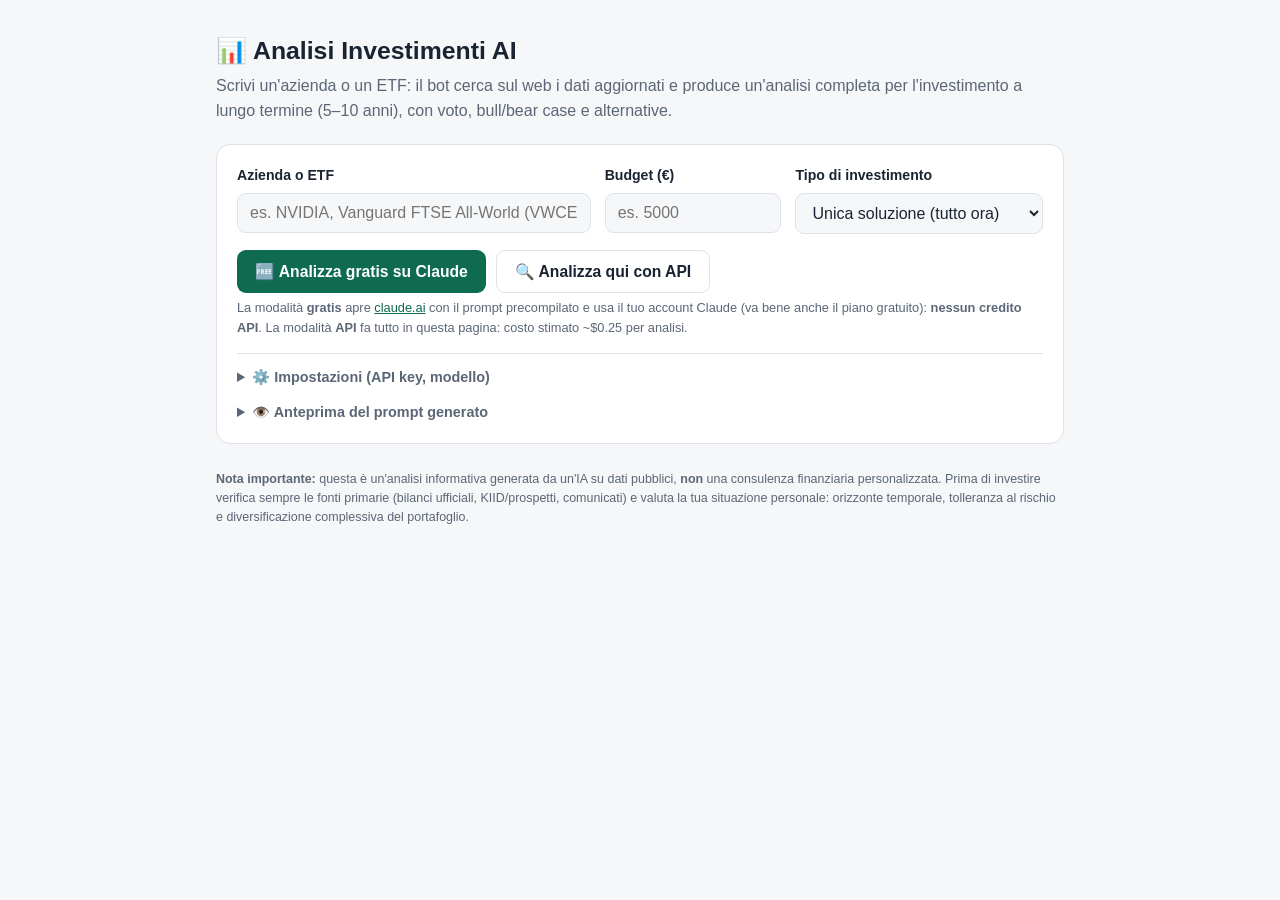
<file: index.html>
<!DOCTYPE html>
<html lang="it">
<head>
<meta charset="UTF-8">
<meta name="viewport" content="width=device-width, initial-scale=1.0">
<title>Analisi Investimenti AI — Azienda / ETF</title>
<style>
  :root{
    --bg:#f6f7f9; --card:#ffffff; --fg:#1a2332; --muted:#5b6676;
    --border:#dde2e9; --accent:#0f6b4f; --accent-fg:#ffffff; --accent-soft:#e7f3ee;
    --danger:#b3372f; --danger-soft:#fbeae8; --code:#eef1f5;
  }
  @media (prefers-color-scheme: dark){
    :root{
      --bg:#12161d; --card:#1a2029; --fg:#e6eaf0; --muted:#98a3b3;
      --border:#2c3542; --accent:#3ecf9a; --accent-fg:#0c1a14; --accent-soft:#1b2f27;
      --danger:#f28b82; --danger-soft:#3a2321; --code:#232b36;
    }
  }
  *{box-sizing:border-box}
  body{margin:0;background:var(--bg);color:var(--fg);
    font:16px/1.55 -apple-system,BlinkMacSystemFont,"Segoe UI",Roboto,"Helvetica Neue",Arial,sans-serif;}
  .wrap{max-width:880px;margin:0 auto;padding:24px 16px 64px}
  header h1{font-size:1.55rem;margin:8px 0 4px}
  header p{color:var(--muted);margin:0 0 20px}
  .card{background:var(--card);border:1px solid var(--border);border-radius:14px;padding:20px;margin-bottom:18px}
  label{display:block;font-weight:600;font-size:.88rem;margin-bottom:6px}
  input[type=text],input[type=number],input[type=password],select{
    width:100%;padding:10px 12px;border:1px solid var(--border);border-radius:9px;
    background:var(--bg);color:var(--fg);font-size:1rem}
  input:focus,select:focus{outline:2px solid var(--accent);outline-offset:1px;border-color:transparent}
  .grid{display:grid;grid-template-columns:2fr 1fr 1.4fr;gap:14px}
  @media(max-width:640px){.grid{grid-template-columns:1fr}}
  .btns{display:flex;flex-wrap:wrap;gap:10px;margin-top:16px}
  button{border:0;border-radius:9px;padding:11px 18px;font-size:.98rem;font-weight:600;cursor:pointer}
  button:disabled{opacity:.55;cursor:not-allowed}
  .primary{background:var(--accent);color:var(--accent-fg)}
  .secondary{background:transparent;color:var(--fg);border:1px solid var(--border)}
  .danger{background:var(--danger-soft);color:var(--danger)}
  details.settings{margin-top:16px;border-top:1px solid var(--border);padding-top:12px}
  details summary{cursor:pointer;font-weight:600;color:var(--muted);font-size:.9rem}
  details[open] summary{margin-bottom:12px}
  .settings-grid{display:grid;grid-template-columns:1fr 1fr;gap:14px}
  @media(max-width:640px){.settings-grid{grid-template-columns:1fr}}
  .hint{font-size:.8rem;color:var(--muted);margin-top:5px}
  .hint a{color:var(--accent)}
  #statusBar{display:none;align-items:center;gap:10px;font-size:.92rem;color:var(--muted);margin-bottom:10px}
  #statusBar.on{display:flex}
  .spinner{width:15px;height:15px;border:2.5px solid var(--border);border-top-color:var(--accent);
    border-radius:50%;animation:spin .8s linear infinite;flex:none}
  @keyframes spin{to{transform:rotate(360deg)}}
  #searchLog{list-style:none;padding:0;margin:0 0 12px;font-size:.85rem;color:var(--muted)}
  #searchLog li{padding:2px 0}
  #errorBox{display:none;background:var(--danger-soft);color:var(--danger);
    border-radius:9px;padding:12px 14px;font-size:.92rem;margin-bottom:12px}
  #usageBar{display:none;font-size:.83rem;color:var(--muted);border-top:1px solid var(--border);
    margin-top:16px;padding-top:12px}
  /* output markdown */
  #output{overflow-wrap:break-word}
  #output h1,#output h2{font-size:1.2rem;border-bottom:1px solid var(--border);padding-bottom:6px;margin:26px 0 10px}
  #output h3,#output h4{font-size:1.03rem;margin:20px 0 8px}
  #output p{margin:9px 0}
  #output ul,#output ol{margin:8px 0;padding-left:24px}
  #output li{margin:4px 0}
  #output code{background:var(--code);border-radius:5px;padding:1px 5px;font-size:.88em}
  #output pre{background:var(--code);border-radius:9px;padding:12px;overflow-x:auto}
  #output pre code{background:none;padding:0}
  #output blockquote{border-left:3px solid var(--accent);margin:10px 0;padding:2px 14px;color:var(--muted)}
  #output hr{border:0;border-top:1px solid var(--border);margin:20px 0}
  .tablewrap{overflow-x:auto}
  #output table{border-collapse:collapse;width:100%;margin:10px 0;font-size:.93rem}
  #output th,#output td{border:1px solid var(--border);padding:7px 10px;text-align:left}
  #output th{background:var(--code)}
  #resultActions{display:none;gap:10px;flex-wrap:wrap;margin-top:14px}
  #altChips{display:none;margin-top:16px;padding-top:14px;border-top:1px solid var(--border)}
  #altChips .lbl{font-size:.85rem;color:var(--muted);margin:0 0 8px;font-weight:600}
  .chips{display:flex;gap:8px;flex-wrap:wrap}
  .chip{background:var(--accent-soft);color:var(--accent);border:1px solid var(--border);
    border-radius:20px;padding:7px 14px;font-size:.88rem;font-weight:600;cursor:pointer}
  .chip:hover{border-color:var(--accent)}
  /* storico */
  #history{list-style:none;margin:0;padding:0}
  #history li{display:flex;align-items:center;gap:10px;padding:9px 4px;border-bottom:1px solid var(--border);font-size:.92rem}
  #history li:last-child{border-bottom:0}
  #history .load{flex:1;text-align:left;background:none;border:0;color:var(--fg);padding:0;font-weight:500;cursor:pointer}
  #history .load:hover{color:var(--accent)}
  #history .meta{color:var(--muted);font-size:.8rem;white-space:nowrap}
  #history .del{background:none;border:0;color:var(--muted);font-size:1rem;padding:2px 6px;cursor:pointer}
  #history .del:hover{color:var(--danger)}
  #promptPreview{white-space:pre-wrap;background:var(--code);border-radius:9px;padding:12px;
    font-size:.8rem;max-height:300px;overflow:auto}
  footer{font-size:.78rem;color:var(--muted);margin-top:26px;line-height:1.5}
  #toast{position:fixed;bottom:22px;left:50%;transform:translateX(-50%);background:var(--fg);color:var(--bg);
    padding:10px 18px;border-radius:9px;font-size:.9rem;opacity:0;pointer-events:none;transition:opacity .25s;z-index:9}
  #toast.show{opacity:1}
</style>
</head>
<body>
<div class="wrap">

  <header>
    <h1>📊 Analisi Investimenti AI</h1>
    <p>Scrivi un'azienda o un ETF: il bot cerca sul web i dati aggiornati e produce un'analisi completa
       per l'investimento a lungo termine (5–10 anni), con voto, bull/bear case e alternative.</p>
  </header>

  <section class="card">
    <div class="grid">
      <div>
        <label for="asset">Azienda o ETF</label>
        <input type="text" id="asset" placeholder="es. NVIDIA, Vanguard FTSE All-World (VWCE)…" autocomplete="off">
      </div>
      <div>
        <label for="budget">Budget (€)</label>
        <input type="number" id="budget" min="1" step="any" placeholder="es. 5000">
      </div>
      <div>
        <label for="tipo">Tipo di investimento</label>
        <select id="tipo">
          <option value="unica">Unica soluzione (tutto ora)</option>
          <option value="pac">PAC — cifra mensile ricorrente</option>
        </select>
      </div>
    </div>

    <div class="btns">
      <button class="primary" id="freeBtn" title="Apre claude.ai con il prompt già pronto: non consuma crediti API">🆓 Analizza gratis su Claude</button>
      <button class="secondary" id="analyzeBtn">🔍 Analizza qui con API</button>
      <button class="danger" id="cancelBtn" style="display:none">✋ Annulla</button>
    </div>
    <p class="hint" id="modeHint">La modalità <strong>gratis</strong> apre <a href="https://claude.ai" target="_blank" rel="noopener">claude.ai</a> con il prompt precompilato e usa il tuo account Claude (va bene anche il piano gratuito): <strong>nessun credito API</strong>.
       La modalità <strong>API</strong> fa tutto in questa pagina: costo stimato <span id="costHint">—</span> per analisi.</p>

    <details class="settings" id="settingsBox">
      <summary>⚙️ Impostazioni (API key, modello)</summary>
      <div class="settings-grid">
        <div>
          <label for="apiKey">API key Anthropic (solo per la modalità API)</label>
          <input type="password" id="apiKey" placeholder="sk-ant-…" autocomplete="off">
          <p class="hint">La chiave resta <strong>solo nel tuo browser</strong> e viene inviata unicamente ad Anthropic.
             <a href="https://console.anthropic.com/settings/keys" target="_blank" rel="noopener">Crea una API key qui</a>.
             Senza chiave usa «🆓 Analizza gratis su Claude»: non consuma crediti.</p>
        </div>
        <div>
          <label for="model">Modello (modalità API)</label>
          <select id="model">
            <option value="claude-sonnet-5" selected>Claude Sonnet 5 — consigliato (qualità/prezzo)</option>
            <option value="claude-opus-4-8">Claude Opus 4.8 — qualità massima</option>
          </select>
          <label for="maxSearches" style="margin-top:12px">Ricerche web max per analisi</label>
          <select id="maxSearches">
            <option value="3">3 — minimo, più economico</option>
            <option value="4" selected>4 — consigliato</option>
            <option value="6">6 — approfondito</option>
            <option value="8">8 — massimo</option>
          </select>
        </div>
      </div>
    </details>

    <details style="margin-top:12px">
      <summary style="cursor:pointer;font-weight:600;color:var(--muted);font-size:.9rem" id="previewToggle">👁️ Anteprima del prompt generato</summary>
      <pre id="promptPreview" style="margin-top:10px"></pre>
    </details>
  </section>

  <section class="card" id="resultCard" style="display:none">
    <div id="statusBar"><span class="spinner"></span><span id="statusText">Preparazione…</span></div>
    <ul id="searchLog"></ul>
    <div id="errorBox"></div>
    <div id="output"></div>
    <div id="resultActions" class="btns">
      <button class="secondary" id="copyMdBtn">📋 Copia analisi</button>
      <button class="secondary" id="downloadBtn">💾 Scarica .md</button>
    </div>
    <div id="altChips"></div>
    <div id="usageBar"></div>
  </section>

  <section class="card" id="historyCard" style="display:none">
    <label style="margin-bottom:10px">🕘 Analisi recenti (salvate in questo browser)</label>
    <ul id="history"></ul>
  </section>

  <footer>
    <strong>Nota importante:</strong> questa è un'analisi informativa generata da un'IA su dati pubblici,
    <strong>non</strong> una consulenza finanziaria personalizzata. Prima di investire verifica sempre le fonti primarie
    (bilanci ufficiali, KIID/prospetti, comunicati) e valuta la tua situazione personale: orizzonte temporale,
    tolleranza al rischio e diversificazione complessiva del portafoglio.
  </footer>
</div>

<div id="toast"></div>

<script>
"use strict";
/* ---------- riferimenti DOM ---------- */
const $ = id => document.getElementById(id);
const assetEl=$("asset"), budgetEl=$("budget"), tipoEl=$("tipo"),
      apiKeyEl=$("apiKey"), modelEl=$("model"), maxSearchesEl=$("maxSearches"),
      analyzeBtn=$("analyzeBtn"), freeBtn=$("freeBtn"), cancelBtn=$("cancelBtn"),
      resultCard=$("resultCard"), statusBar=$("statusBar"), statusText=$("statusText"),
      searchLog=$("searchLog"), errorBox=$("errorBox"), output=$("output"),
      resultActions=$("resultActions"), usageBar=$("usageBar"),
      historyCard=$("historyCard"), historyEl=$("history"),
      promptPreview=$("promptPreview"), toastEl=$("toast");

const PRICING = { // USD per milione di token + ricerche web $10/1000
  "claude-sonnet-5":{input:3, output:15, label:"Sonnet 5"},
  "claude-opus-4-8":{input:5, output:25, label:"Opus 4.8"},
  "claude-haiku-4-5":{input:1, output:5, label:"Haiku 4.5"} // solo per storico legacy
};
const MODEL_CONF = { // versione dello strumento di ricerca e thinking per modello
  "claude-sonnet-5":{searchTool:"web_search_20260209", adaptive:true, maxTokens:16000},
  "claude-opus-4-8":{searchTool:"web_search_20260209", adaptive:true, maxTokens:16000}
};
function stimaCosto(model,searches){
  const p=PRICING[model]||PRICING["claude-sonnet-5"];
  const conf=MODEL_CONF[model]||MODEL_CONF["claude-sonnet-5"];
  const inTok=3000+searches*12000, outTok=conf.adaptive?4000:2800;
  return inTok/1e6*p.input+outTok/1e6*p.output+searches*0.01;
}
const HISTORY_KEY="analisi_history_v1", MAX_HISTORY=12;

/* ---------- utilità ---------- */
function esc(s){return s.replace(/&/g,"&amp;").replace(/</g,"&lt;").replace(/>/g,"&gt;");}
function toast(msg){toastEl.textContent=msg;toastEl.classList.add("show");
  clearTimeout(toastEl._t);toastEl._t=setTimeout(()=>toastEl.classList.remove("show"),2600);}
function fmtNum(n){return new Intl.NumberFormat("it-IT").format(n);}
function todayIt(){return new Date().toLocaleDateString("it-IT",{day:"numeric",month:"long",year:"numeric"});}
async function copyText(t){
  try{await navigator.clipboard.writeText(t);return true;}
  catch(e){
    const ta=document.createElement("textarea");ta.value=t;ta.style.position="fixed";ta.style.opacity="0";
    document.body.appendChild(ta);ta.select();
    let ok=false;try{ok=document.execCommand("copy");}catch(_){}
    ta.remove();return ok;
  }
}

/* ---------- costruzione del prompt ---------- */
function buildPrompt(){
  const asset=assetEl.value.trim();
  const budgetRaw=parseFloat(budgetEl.value);
  const budget=isFinite(budgetRaw)&&budgetRaw>0?fmtNum(budgetRaw):"";
  const pac=tipoEl.value==="pac";
  const budgetLine=pac
    ? budget+"€ al mese (cifra ricorrente, piano di accumulo PAC)"
    : budget+"€ (intero capitale disponibile da investire ora, in un'unica soluzione o gradualmente)";
  return `Sei un analista finanziario indipendente. Devo valutare se investire A LUNGO TERMINE (orizzonte 5-10 anni) in: **${asset}**.

Il mio budget disponibile per questo investimento è: **${budgetLine}**.

Prima di rispondere, cerca sul web informazioni AGGIORNATE A OGGI (${todayIt()}) su:
1. Dati fondamentali dell'azienda/ETF (ricavi, utili, crescita, debito, margini, valutazione P/E o P/S rispetto ai competitor e alla media storica)
2. Notizie macroeconomiche recenti rilevanti (tassi d'interesse, inflazione, politiche monetarie, geopolitica) che possono impattare il settore
3. Trend specifici del settore in cui opera (domanda, regolamentazione, tecnologia, competizione)
4. Notizie recenti specifiche sull'azienda/ETF (ultimi risultati trimestrali, guidance, eventi rilevanti)
5. Se è un ETF: TER (costo annuo), tipo di replica (fisica/sintetica), paese di domiciliazione (rilevante per fiscalità italiana), concentrazione nelle prime 10 holding, AUM (patrimonio gestito — sotto certe soglie c'è rischio chiusura del fondo)

Poi fornisci l'analisi in questo formato esatto, iniziando con la riga "Analisi basata su dati disponibili fino al ${todayIt()}":

## 1. Punteggio finale
**Voto: X/100** (dove 100 = investimento a lungo termine ottimo, 1 = da evitare)

Mostra anche il dettaglio dei pesi usati per calcolarlo:
- Fondamentali (30%): X/100
- Valutazione attuale (25%): X/100
- Rischio macro/settoriale (25%): X/100
- Momentum e vantaggio competitivo (20%): X/100

**Livello di confidenza del voto**: Alto / Medio / Basso (in base a quanti dati affidabili hai trovato)

## 2. Bull case (perché potrebbe andare bene)
3-4 punti diretti sui motivi per cui questo investimento potrebbe performare bene nel lungo periodo.

## 3. Bear case (perché potrebbe andare male)
3-4 punti diretti su rischi concreti, red flag, o motivi di cautela.

## 4. Peso consigliato nel portafoglio
In base al voto, al livello di rischio implicito e al budget indicato, suggerisci:
- Che percentuale del budget indicato avrebbe senso allocare a questo singolo asset (in un portafoglio diversificato, non "tutto qui")
- L'importo indicativo in euro corrispondente
- Se ha senso investire in un'unica soluzione o gradualmente (PAC/DCA) vista la situazione attuale di mercato
- Un'avvertenza chiara se il budget indicato è troppo concentrato su un singolo titolo/settore rispetto a una diversificazione sana

## 5. Confronto rapido con 3 alternative dello stesso settore
Identifica le 3 aziende/ETF più simili o comparabili a ${asset} nello stesso settore/tema, e per ciascuna dai SOLO:
- Nome
- Voto/100
- Una riga di motivazione (max 20 parole)

## 6. Fonti principali usate
Elenca 2-4 fonti concrete su cui ti sei basato (es. ultimo bilancio/10-Q, articolo di settore, dato macro specifico), con data.

## 7. Sintesi finale
2-3 righe con la tua raccomandazione netta: che senso ha investirci oggi, con quel budget, rispetto alle alternative individuate.

**Nota importante**: chiudi ricordando che questa è un'analisi informativa basata su dati pubblici, non una consulenza finanziaria personalizzata.`;
}

const SYSTEM_PROMPT = "Sei un analista finanziario indipendente, rigoroso e diretto. Rispondi sempre in italiano. "+
  "Usa lo strumento di ricerca web per raccogliere dati aggiornati PRIMA di formulare l'analisi. "+
  "Formatta la risposta in Markdown seguendo esattamente la struttura numerata richiesta dall'utente, senza aggiungere sezioni. "+
  "Sii concreto: numeri, date e fonti al posto di frasi generiche.";

/* ---------- mini renderer Markdown ---------- */
function renderInline(s){
  return s
    .replace(/`([^`]+)`/g,"<code>$1</code>")
    .replace(/\*\*([^*]+)\*\*/g,"<strong>$1</strong>")
    .replace(/\*([^*\n]+)\*/g,"<em>$1</em>")
    .replace(/\[([^\]]+)\]\((https?:[^)\s]+)\)/g,'<a href="$2" target="_blank" rel="noopener">$1</a>');
}
function mdToHtml(src){
  const lines=src.split(/\r?\n/); const out=[];
  let i=0, list=null, para=[], inCode=false, code=[];
  const flushPara=()=>{if(para.length){out.push("<p>"+para.map(renderInline).join("<br>")+"</p>");para=[];}};
  const flushList=()=>{if(list){out.push("</"+list+">");list=null;}};
  while(i<lines.length){
    const raw=lines[i], line=esc(raw);
    if(/^```/.test(raw)){ flushPara();flushList();
      if(inCode){out.push("<pre><code>"+code.join("\n")+"</code></pre>");code=[];inCode=false;}
      else inCode=true; i++; continue;}
    if(inCode){code.push(line);i++;continue;}
    // tabella
    if(/^\s*\|.*\|/.test(raw) && i+1<lines.length && /^\s*\|?[\s:|-]+\|?\s*$/.test(lines[i+1]) && lines[i+1].includes("-")){
      flushPara();flushList();
      const rows=[]; let j=i;
      while(j<lines.length && /^\s*\|.*\|/.test(lines[j])){rows.push(lines[j]);j++;}
      const cells=r=>r.trim().replace(/^\|/,"").replace(/\|$/,"").split("|").map(c=>renderInline(esc(c.trim())));
      let html='<div class="tablewrap"><table><thead><tr>';
      html+=cells(rows[0]).map(c=>"<th>"+c+"</th>").join("")+"</tr></thead><tbody>";
      for(let k=2;k<rows.length;k++) html+="<tr>"+cells(rows[k]).map(c=>"<td>"+c+"</td>").join("")+"</tr>";
      html+="</tbody></table></div>"; out.push(html); i=j; continue;}
    let m;
    if((m=raw.match(/^(#{1,4})\s+(.*)$/))){flushPara();flushList();
      const lvl=Math.min(m[1].length+1,4); // # -> h2 per gerarchia visiva
      out.push("<h"+lvl+">"+renderInline(esc(m[2]))+"</h"+lvl+">");i++;continue;}
    if(/^\s*(-{3,}|\*{3,})\s*$/.test(raw)){flushPara();flushList();out.push("<hr>");i++;continue;}
    if((m=raw.match(/^\s*[-*]\s+(.*)$/))){flushPara();
      if(list!=="ul"){flushList();out.push("<ul>");list="ul";}
      out.push("<li>"+renderInline(esc(m[1]))+"</li>");i++;continue;}
    if((m=raw.match(/^\s*\d+[.)]\s+(.*)$/))){flushPara();
      if(list!=="ol"){flushList();out.push("<ol>");list="ol";}
      out.push("<li>"+renderInline(esc(m[1]))+"</li>");i++;continue;}
    if((m=raw.match(/^>\s?(.*)$/))){flushPara();flushList();
      out.push("<blockquote><p>"+renderInline(esc(m[1]))+"</p></blockquote>");i++;continue;}
    if(raw.trim()===""){flushPara();flushList();i++;continue;}
    para.push(line);i++;
  }
  if(inCode&&code.length)out.push("<pre><code>"+code.join("\n")+"</code></pre>");
  flushPara();flushList();
  return out.join("\n");
}

/* ---------- chiamata API con streaming ---------- */
let controller=null;

function setStatus(txt){statusText.textContent=txt;}
function logSearch(q){const li=document.createElement("li");li.textContent="🔎 "+q;searchLog.appendChild(li);}

async function streamOnce(payload, key, onText, onSearchQuery, onThinking){
  const res=await fetch("https://api.anthropic.com/v1/messages",{
    method:"POST",
    signal:controller.signal,
    headers:{
      "content-type":"application/json",
      "x-api-key":key,
      "anthropic-version":"2023-06-01",
      "anthropic-dangerous-direct-browser-access":"true"
    },
    body:JSON.stringify(payload)
  });
  if(!res.ok){
    let msg="Errore HTTP "+res.status;
    try{const j=await res.json();if(j.error&&j.error.message)msg=j.error.message;
        if(j.error&&j.error.type)msg="["+j.error.type+"] "+msg;}catch(_){}
    const err=new Error(msg);err.status=res.status;throw err;
  }
  const reader=res.body.getReader(), dec=new TextDecoder();
  let buf="", blocks=[], stopReason=null, usage={input:0,output:0,searches:0};
  const handleEvent=(data)=>{
    let ev;try{ev=JSON.parse(data);}catch(_){return;}
    switch(ev.type){
      case "message_start":
        if(ev.message&&ev.message.usage){
          usage.input+=ev.message.usage.input_tokens||0;
          const st=ev.message.usage.server_tool_use;
          if(st&&st.web_search_requests)usage.searches=Math.max(usage.searches,st.web_search_requests);
        }
        break;
      case "content_block_start":{
        const b=JSON.parse(JSON.stringify(ev.content_block));
        blocks[ev.index]=b;
        if(b.type==="thinking")onThinking();
        if(b.type==="server_tool_use")setStatus("Cerco sul web…");
        if(b.type==="web_search_tool_result")setStatus("Leggo i risultati…");
        if(b.type==="text")setStatus("Scrivo l'analisi…");
        break;}
      case "content_block_delta":{
        const b=blocks[ev.index];if(!b)break;const d=ev.delta;
        if(d.type==="text_delta"){b.text=(b.text||"")+d.text;onText(d.text);}
        else if(d.type==="thinking_delta"){b.thinking=(b.thinking||"")+d.thinking;}
        else if(d.type==="input_json_delta"){b._partial=(b._partial||"")+d.partial_json;}
        else if(d.type==="signature_delta"){b.signature=(b.signature||"")+d.signature;}
        else if(d.type==="citations_delta"){(b.citations=b.citations||[]).push(d.citation);}
        break;}
      case "content_block_stop":{
        const b=blocks[ev.index];if(!b)break;
        if(b._partial!==undefined){try{b.input=JSON.parse(b._partial||"{}");}catch(_){ }delete b._partial;}
        if(b.type==="server_tool_use"&&b.name==="web_search"&&b.input&&b.input.query)onSearchQuery(b.input.query);
        break;}
      case "message_delta":
        if(ev.delta&&ev.delta.stop_reason)stopReason=ev.delta.stop_reason;
        if(ev.usage){
          if(ev.usage.output_tokens)usage.output=ev.usage.output_tokens;
          const st=ev.usage.server_tool_use;
          if(st&&st.web_search_requests)usage.searches=Math.max(usage.searches,st.web_search_requests);
        }
        break;
      case "error":{
        const e=ev.error||{};const err=new Error("["+(e.type||"errore")+"] "+(e.message||"errore dal server"));
        throw err;}
    }
  };
  while(true){
    const {done,value}=await reader.read();
    if(done)break;
    buf+=dec.decode(value,{stream:true});
    let idx;
    while((idx=buf.indexOf("\n\n"))>=0){
      const chunk=buf.slice(0,idx);buf=buf.slice(idx+2);
      for(const l of chunk.split("\n"))
        if(l.startsWith("data:"))handleEvent(l.slice(5).trim());
    }
  }
  // se il conteggio ricerche non è arrivato in usage, contiamo i blocchi
  if(!usage.searches)usage.searches=blocks.filter(b=>b&&b.type==="server_tool_use"&&b.name==="web_search").length;
  return {blocks:blocks.filter(Boolean),stopReason,usage};
}

async function analizza(){
  const asset=assetEl.value.trim();
  const budget=parseFloat(budgetEl.value);
  if(!asset){toast("Inserisci il nome dell'azienda o dell'ETF");assetEl.focus();return;}
  if(!isFinite(budget)||budget<=0){toast("Inserisci il budget in euro");budgetEl.focus();return;}
  const key=apiKeyEl.value.trim();
  if(!key){
    $("settingsBox").open=true;apiKeyEl.focus();
    showError("Per l'analisi in pagina serve una API key di Anthropic (impostazioni qui sopra). "+
      "In alternativa usa «🆓 Analizza gratis su Claude»: apre claude.ai con il prompt già pronto e non consuma crediti.");
    resultCard.style.display="block";return;
  }
  if(!localStorage.getItem("cost_ack")){
    const est=stimaCosto(modelEl.value,parseInt(maxSearchesEl.value,10)||4);
    if(!window.confirm("Questa analisi userà crediti API del tuo account Anthropic (stima ~$"+est.toFixed(2)+").\n\n"+
      "Suggerimento: il pulsante «Analizza gratis su Claude» non consuma crediti.\n\n"+
      "Continuare? (questo avviso non verrà più mostrato)"))return;
    try{localStorage.setItem("cost_ack","1");}catch(_){}
  }
  saveSettings();

  // reset UI
  controller=new AbortController();
  resultCard.style.display="block";
  errorBox.style.display="none";errorBox.textContent="";
  output.innerHTML="";searchLog.innerHTML="";
  resultActions.style.display="none";usageBar.style.display="none";
  $("altChips").style.display="none";
  statusBar.classList.add("on");setStatus("Invio la richiesta…");
  analyzeBtn.disabled=true;freeBtn.disabled=true;cancelBtn.style.display="inline-block";
  resultCard.scrollIntoView({behavior:"smooth",block:"start"});

  const model=modelEl.value;
  const conf=MODEL_CONF[model]||MODEL_CONF["claude-sonnet-5"];
  const messages=[{role:"user",content:buildPrompt()}];
  const basePayload=()=>{
    const p={
      model,
      max_tokens:conf.maxTokens,
      stream:true,
      system:SYSTEM_PROMPT,
      tools:[{type:conf.searchTool,name:"web_search",max_uses:parseInt(maxSearchesEl.value,10)||4}],
      messages
    };
    if(conf.adaptive)p.thinking={type:"adaptive"};
    return p;
  };

  let fullText="", renderQueued=false;
  const renderNow=()=>{output.innerHTML=mdToHtml(fullText);fullTextRef.value=fullText;};
  const onText=t=>{fullText+=t;
    if(!renderQueued){renderQueued=true;setTimeout(()=>{renderQueued=false;renderNow();},180);}};
  const totalUsage={input:0,output:0,searches:0};

  try{
    let rounds=0;
    while(true){
      const r=await streamOnce(basePayload(),key,onText,logSearch,()=>setStatus("Sto ragionando…"));
      totalUsage.input+=r.usage.input;totalUsage.output+=r.usage.output;totalUsage.searches+=r.usage.searches;
      if(r.stopReason==="pause_turn"&&rounds<3){
        rounds++;messages.push({role:"assistant",content:r.blocks});
        setStatus("Continuo l'analisi…");continue;
      }
      if(r.stopReason==="max_tokens")toast("Nota: risposta troncata per limite di lunghezza");
      break;
    }
    renderNow();
    statusBar.classList.remove("on");
    if(!fullText.trim()){showError("Il modello non ha prodotto testo (possibile rifiuto della richiesta). Riprova.");}
    else{
      resultActions.style.display="flex";
      showUsage(model,totalUsage);
      renderAltChips(fullText);
      saveHistory({date:new Date().toISOString(),asset,budget,tipo:tipoEl.value,model,markdown:fullText,usage:totalUsage});
    }
  }catch(e){
    renderNow();statusBar.classList.remove("on");
    if(e.name==="AbortError"){showError("Analisi annullata."+(fullText?" Qui sotto la parte generata finora.":""));}
    else showError(friendlyError(e));
    if(fullText.trim())resultActions.style.display="flex";
  }finally{
    analyzeBtn.disabled=false;freeBtn.disabled=false;cancelBtn.style.display="none";controller=null;
  }
}

function friendlyError(e){
  const s=e.status, m=e.message||"";
  if(s===401)return "API key non valida o revocata. Controlla la chiave nelle impostazioni.";
  if(s===403)return "La API key non ha i permessi necessari. "+m;
  if(s===429)return "Troppe richieste (rate limit). Aspetta qualche minuto e riprova.";
  if(s===529||/overloaded/i.test(m))return "I server di Anthropic sono momentaneamente sovraccarichi. Riprova tra poco.";
  if(/credit/i.test(m))return "Credito esaurito sull'account Anthropic: ricarica su console.anthropic.com. — "+m;
  if(s>=500)return "Errore temporaneo del server ("+s+"). Riprova tra poco.";
  if(e instanceof TypeError&&/fetch|network/i.test(m))return "Errore di rete: controlla la connessione (o eventuali estensioni/adblock che bloccano api.anthropic.com).";
  return m||"Errore imprevisto.";
}
function showError(msg){errorBox.textContent="⚠️ "+msg;errorBox.style.display="block";}
function showUsage(model,u){
  const p=PRICING[model]||PRICING["claude-sonnet-5"];
  const cost=u.input/1e6*p.input+u.output/1e6*p.output+u.searches*0.01;
  usageBar.innerHTML="✅ Analisi completata · Modello: "+p.label+
    " · Token: "+fmtNum(u.input)+" in / "+fmtNum(u.output)+" out · Ricerche web: "+u.searches+
    " · Costo stimato: ~$"+cost.toFixed(2);
  usageBar.style.display="block";
}

/* ---------- storico ---------- */
function loadHistoryArr(){try{return JSON.parse(localStorage.getItem(HISTORY_KEY))||[];}catch(_){return [];}}
function saveHistory(item){
  const arr=loadHistoryArr();arr.unshift(item);
  while(arr.length>MAX_HISTORY)arr.pop();
  try{localStorage.setItem(HISTORY_KEY,JSON.stringify(arr));}catch(_){/* quota piena: ignora */}
  renderHistory();
}
function renderHistory(){
  const arr=loadHistoryArr();
  historyCard.style.display=arr.length?"block":"none";
  historyEl.innerHTML="";
  arr.forEach((it,i)=>{
    const li=document.createElement("li");
    const load=document.createElement("button");load.className="load";
    load.textContent=it.asset+" — "+fmtNum(it.budget)+"€"+(it.tipo==="pac"?"/mese":"");
    load.addEventListener("click",()=>{
      resultCard.style.display="block";errorBox.style.display="none";
      statusBar.classList.remove("on");searchLog.innerHTML="";
      output.innerHTML=mdToHtml(it.markdown);
      resultActions.style.display="flex";
      if(it.usage)showUsage(it.model,it.usage);
      fullTextRef.value=it.markdown;
      renderAltChips(it.markdown);
      resultCard.scrollIntoView({behavior:"smooth"});
    });
    const meta=document.createElement("span");meta.className="meta";
    meta.textContent=new Date(it.date).toLocaleDateString("it-IT");
    const del=document.createElement("button");del.className="del";del.textContent="✕";
    del.title="Elimina";del.addEventListener("click",()=>{
      const arr2=loadHistoryArr();arr2.splice(i,1);
      localStorage.setItem(HISTORY_KEY,JSON.stringify(arr2));renderHistory();});
    li.append(load,meta,del);historyEl.appendChild(li);
  });
}
const fullTextRef={value:""}; // testo correntemente mostrato, per copia/download

/* ---------- alternative "approfondisci" ---------- */
function extractAlternatives(md){
  const m=md.match(/#{2,4}\s*5[.)][\s\S]*?(?=\n#{2,4}\s*6[.)]|$)/);
  if(!m)return [];
  const sec=m[0], names=[], seen=new Set();
  const push=n=>{
    n=(n||"").trim().replace(/[*_`]/g,"").replace(/\s+/g," ");
    if(n.length<2||n.length>60)return;
    if(/voto|nome|motivazion|alternativ|\/100|confronto/i.test(n))return;
    const k=n.toLowerCase();if(seen.has(k))return;seen.add(k);names.push(n);
  };
  let mm;const bold=/\*\*([^*\n]+)\*\*/g;
  while((mm=bold.exec(sec))&&names.length<3)push(mm[1]);
  if(names.length<3)
    for(const line of sec.split("\n")){
      const lm=line.match(/^\s*(?:[-*]|\d+[.)])\s+([^—:(\n]+)/);
      if(lm)push(lm[1]);
      if(names.length>=3)break;
    }
  if(names.length<3){
    const rows=sec.split("\n").filter(l=>/^\s*\|/.test(l));
    for(let i=2;i<rows.length&&names.length<3;i++){
      const c=rows[i].split("|").map(s=>s.trim()).filter(Boolean);
      if(c[0])push(c[0]);
    }
  }
  return names.slice(0,3);
}
function renderAltChips(md){
  const box=$("altChips"), names=extractAlternatives(md||"");
  if(!names.length){box.style.display="none";box.innerHTML="";return;}
  box.innerHTML='<p class="lbl">🔁 Approfondisci un’alternativa con la stessa analisi completa:</p>';
  const wrap=document.createElement("div");wrap.className="chips";
  for(const n of names){
    const b=document.createElement("button");b.className="chip";b.textContent="🔍 "+n;
    b.addEventListener("click",()=>{
      assetEl.value=n;refreshPreview();
      document.querySelector(".card").scrollIntoView({behavior:"smooth"});
      toast("«"+n+"» inserita — premi «Analizza gratis» o «Analizza qui»");
    });
    wrap.appendChild(b);
  }
  box.appendChild(wrap);box.style.display="block";
}

/* ---------- azioni ---------- */
analyzeBtn.addEventListener("click",analizza);
cancelBtn.addEventListener("click",()=>{if(controller)controller.abort();});
freeBtn.addEventListener("click",async()=>{
  const asset=assetEl.value.trim();
  if(!asset){toast("Inserisci prima il nome dell'azienda o dell'ETF");assetEl.focus();return;}
  if(!(parseFloat(budgetEl.value)>0)){toast("Inserisci prima il budget");budgetEl.focus();return;}
  const p=buildPrompt();promptPreview.textContent=p;
  const copied=await copyText(p);
  const w=window.open("https://claude.ai/new?q="+encodeURIComponent(p),"_blank");
  if(w){try{w.opener=null;}catch(_){}
    toast(copied?"Claude aperto con il prompt (è anche negli appunti): attiva la ricerca web e invia"
               :"Claude aperto con il prompt: attiva la ricerca web e invia");}
  else toast(copied?"Popup bloccato — prompt copiato: incollalo su claude.ai"
                   :"Popup bloccato: copia il prompt dall'anteprima qui sotto");
});
function refreshPreview(){
  const box=$("previewToggle").parentElement;
  if(!box.open)return;
  promptPreview.textContent=assetEl.value.trim()?buildPrompt():"Compila i campi qui sopra per vedere il prompt.";
}
$("previewToggle").parentElement.addEventListener("toggle",refreshPreview);
for(const el of [assetEl,budgetEl,tipoEl]){
  el.addEventListener("input",refreshPreview);
  el.addEventListener("change",refreshPreview);
}
$("copyMdBtn").addEventListener("click",async()=>{
  const t=fullTextRef.value||output.innerText;
  toast(await copyText(t)?"Analisi copiata negli appunti":"Copia non riuscita");
});
$("downloadBtn").addEventListener("click",()=>{
  const t=fullTextRef.value||output.innerText;
  const name="analisi-"+(assetEl.value.trim()||"asset").toLowerCase().replace(/[^a-z0-9]+/g,"-").replace(/^-|-$/g,"")+".md";
  const a=document.createElement("a");
  a.href=URL.createObjectURL(new Blob([t],{type:"text/markdown"}));
  a.download=name;a.click();URL.revokeObjectURL(a.href);
});

/* ---------- impostazioni persistenti ---------- */
function saveSettings(){
  try{
    localStorage.setItem("anthropic_api_key",apiKeyEl.value.trim());
    localStorage.setItem("analisi_model",modelEl.value);
    localStorage.setItem("analisi_max_searches",maxSearchesEl.value);
  }catch(_){}
}
function loadSettings(){
  try{
    apiKeyEl.value=localStorage.getItem("anthropic_api_key")||"";
    const m=localStorage.getItem("analisi_model");if(m&&MODEL_CONF[m])modelEl.value=m;
    const s=localStorage.getItem("analisi_max_searches");if(s)maxSearchesEl.value=s;
  }catch(_){}
}
function updateCostHint(){
  const est=stimaCosto(modelEl.value,parseInt(maxSearchesEl.value,10)||4);
  $("costHint").textContent="~$"+est.toFixed(2);
}
function updateEmphasis(){ // il pulsante consigliato dipende dalla presenza della chiave
  const hasKey=!!apiKeyEl.value.trim();
  analyzeBtn.className=hasKey?"primary":"secondary";
  freeBtn.className=hasKey?"secondary":"primary";
}
apiKeyEl.addEventListener("change",saveSettings);
apiKeyEl.addEventListener("input",updateEmphasis);
modelEl.addEventListener("change",()=>{saveSettings();updateCostHint();});
maxSearchesEl.addEventListener("change",()=>{saveSettings();updateCostHint();});

/* ---------- init ---------- */
loadSettings();
renderHistory();
updateCostHint();
updateEmphasis();
document.body.dataset.jsReady="1";
</script>
</body>
</html>
</file>
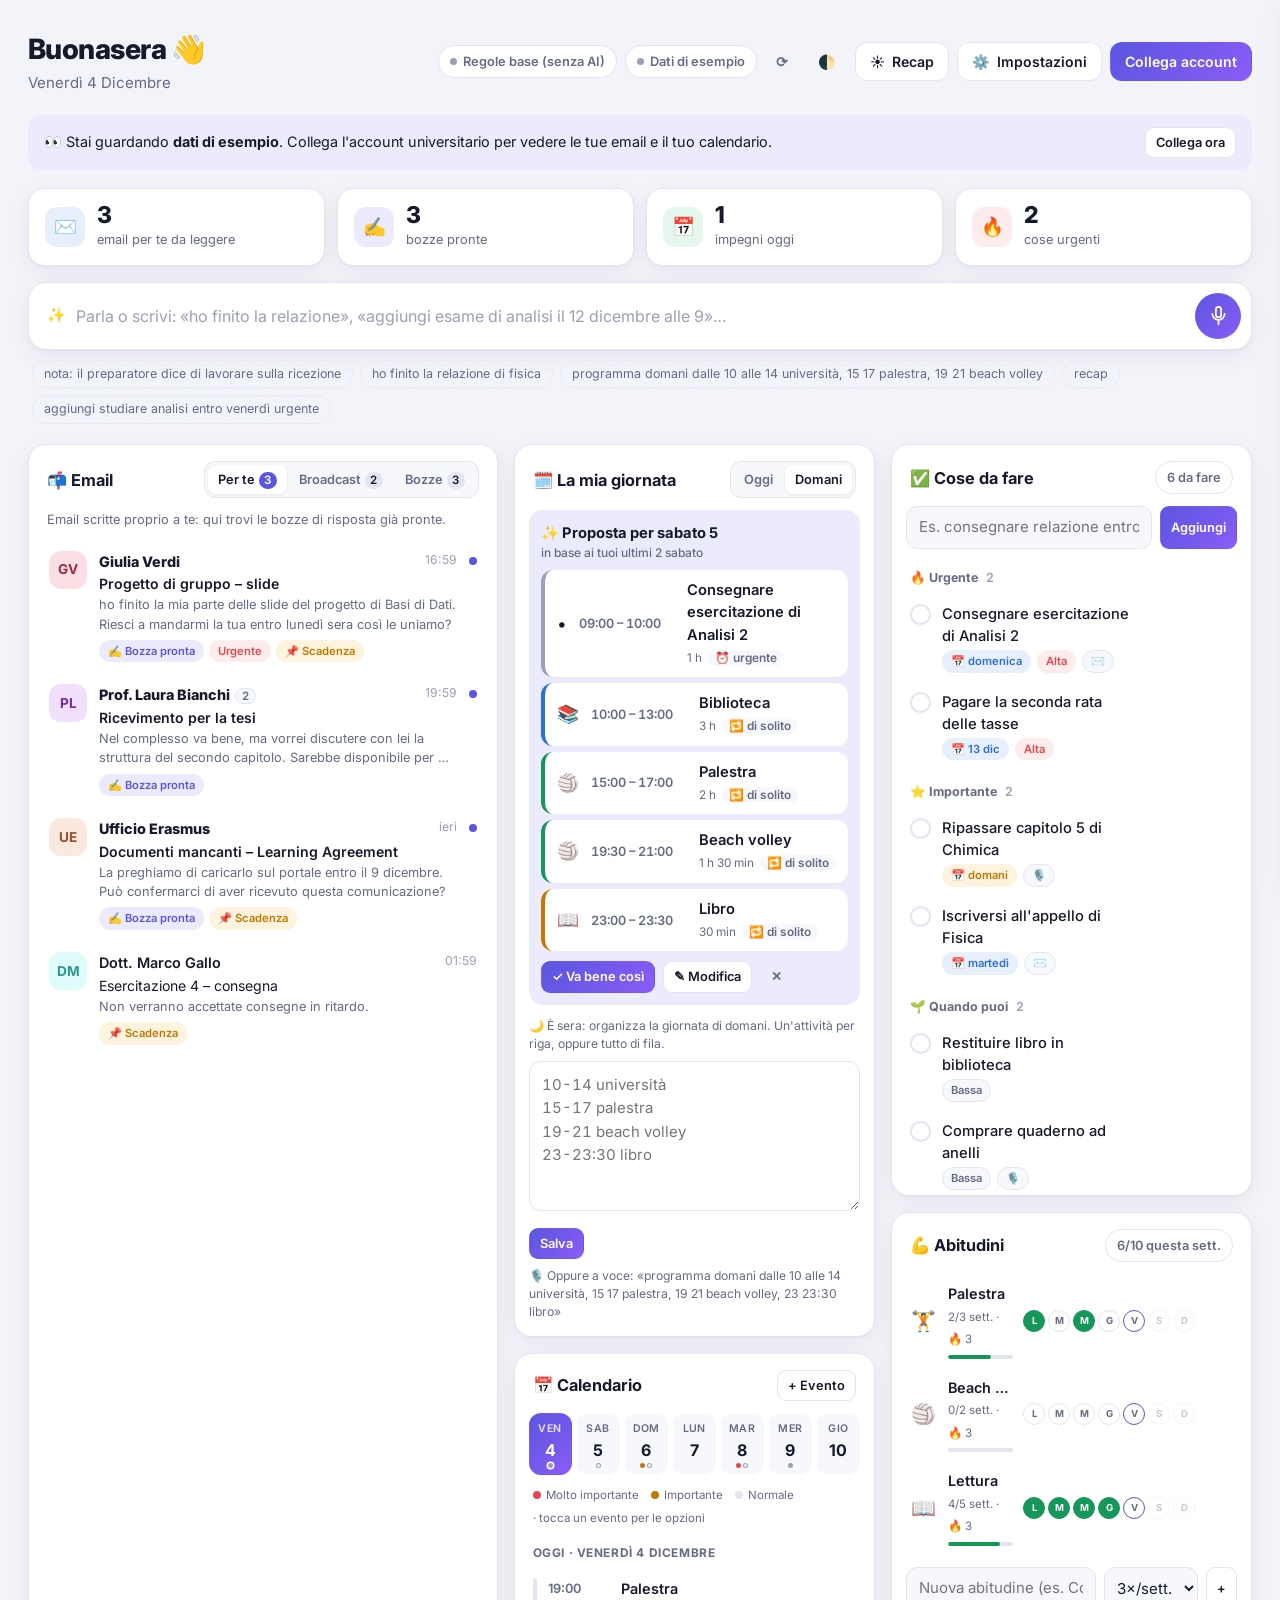
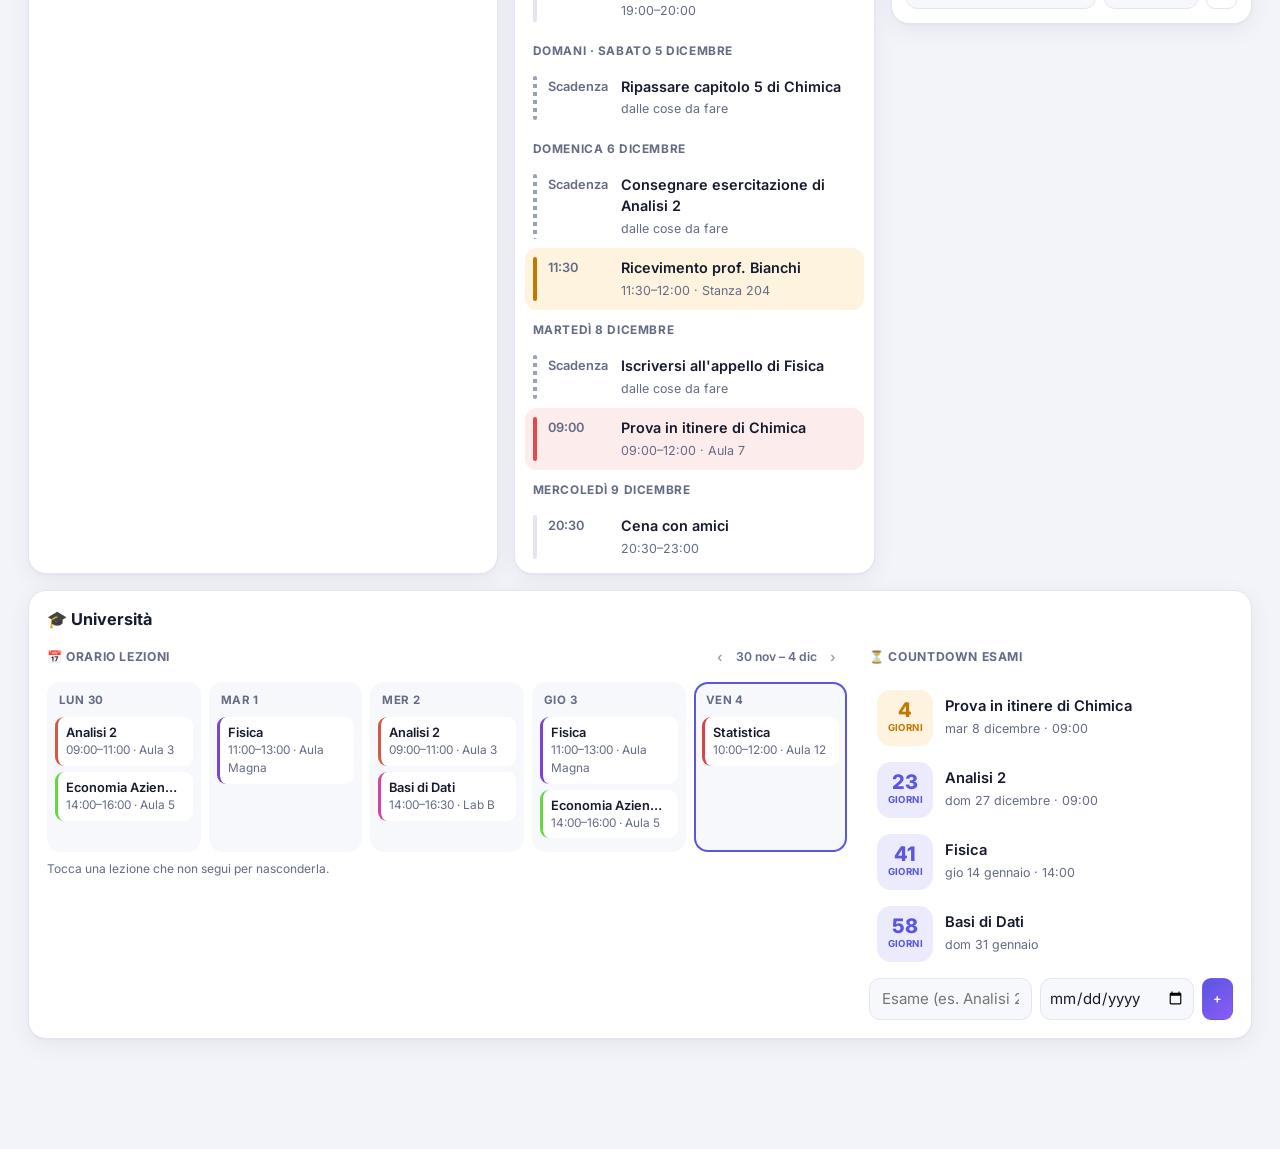
<file: dashboard/index.html>
<!DOCTYPE html>
<html lang="it">
<head>
<meta charset="UTF-8">
<meta name="viewport" content="width=device-width, initial-scale=1.0">
<title>La mia Dashboard</title>
<meta name="description" content="Email, calendario e cose da fare in un'unica dashboard, con comandi vocali.">
<link rel="manifest" href="manifest.webmanifest">
<meta name="theme-color" content="#5a56e0">
<link rel="icon" href="icon-192.png">
<link rel="apple-touch-icon" href="icon-192.png">
<meta name="apple-mobile-web-app-capable" content="yes">
<meta name="apple-mobile-web-app-title" content="Dashboard">
<link rel="preconnect" href="https://fonts.googleapis.com">
<link rel="preconnect" href="https://fonts.gstatic.com" crossorigin>
<link href="https://fonts.googleapis.com/css2?family=Inter:wght@400;500;600;700;800&display=swap" rel="stylesheet">
<style>
  :root{
    --bg:#f3f4fa; --surface:#ffffff; --surface-2:#f7f8fc; --fg:#161a2c; --muted:#646b85; --faint:#9aa0b6;
    --border:#e3e6f0; --accent:#5a56e0; --accent-2:#8b5cf6; --accent-fg:#fff; --accent-soft:#ecebfd;
    --red:#e5484d; --red-soft:#fdecec; --amber:#c27803; --amber-soft:#fdf3df; --green:#15975a; --green-soft:#e5f6ec;
    --blue:#2a6fdb; --blue-soft:#e7effc; --shadow:0 1px 2px rgba(20,24,50,.04),0 6px 24px rgba(20,24,50,.06);
    --radius:18px; color-scheme:light;
  }
  @media (prefers-color-scheme: dark){
    :root:not([data-theme="light"]){
      --bg:#0d0f17; --surface:#151824; --surface-2:#1b1f2e; --fg:#eceef7; --muted:#9ba2bb; --faint:#6b7290;
      --border:#262b3e; --accent:#8b88ff; --accent-2:#b18cff; --accent-fg:#0d0f17; --accent-soft:#25244a;
      --red:#ff7b7f; --red-soft:#3a1f24; --amber:#f5b54a; --amber-soft:#3a2d17; --green:#4fd18b; --green-soft:#183326;
      --blue:#79a8ff; --blue-soft:#1b2842; --shadow:0 1px 2px rgba(0,0,0,.3),0 8px 28px rgba(0,0,0,.25);
      color-scheme:dark;
    }
  }
  :root[data-theme="dark"]{
    --bg:#0d0f17; --surface:#151824; --surface-2:#1b1f2e; --fg:#eceef7; --muted:#9ba2bb; --faint:#6b7290;
    --border:#262b3e; --accent:#8b88ff; --accent-2:#b18cff; --accent-fg:#0d0f17; --accent-soft:#25244a;
    --red:#ff7b7f; --red-soft:#3a1f24; --amber:#f5b54a; --amber-soft:#3a2d17; --green:#4fd18b; --green-soft:#183326;
    --blue:#79a8ff; --blue-soft:#1b2842; --shadow:0 1px 2px rgba(0,0,0,.3),0 8px 28px rgba(0,0,0,.25);
    color-scheme:dark;
  }
  *{box-sizing:border-box}
  /* barre di scorrimento sottili, arrotondate, nei colori del tema */
  ::-webkit-scrollbar{width:12px;height:12px}
  ::-webkit-scrollbar-track{background:transparent}
  ::-webkit-scrollbar-thumb{background-color:var(--border);border-radius:99px;border:4px solid transparent;background-clip:padding-box;min-height:40px}
  ::-webkit-scrollbar-thumb:hover{background-color:var(--faint)}
  ::-webkit-scrollbar-corner{background:transparent}
  @supports not selector(::-webkit-scrollbar){*{scrollbar-width:thin;scrollbar-color:var(--border) transparent}}
  html{scroll-behavior:smooth}
  .card-b,.drawer-b,.dlg-b{overscroll-behavior:contain;scroll-behavior:smooth}
  html{-webkit-text-size-adjust:100%}
  body{margin:0;background:var(--bg);color:var(--fg);
    font:15px/1.5 Inter,-apple-system,BlinkMacSystemFont,"Segoe UI",Roboto,sans-serif;-webkit-font-smoothing:antialiased}
  button,input,textarea,select{font:inherit;color:inherit}
  button{cursor:pointer}
  a{color:var(--accent)}
  .wrap{max-width:1440px;margin:0 auto;padding:22px 16px 110px}
  @media(min-width:720px){.wrap{padding:28px 28px 110px}}

  /* ---------- header ---------- */
  .top{display:flex;flex-wrap:wrap;align-items:center;justify-content:space-between;gap:14px;margin-bottom:20px}
  .hello h1{font-size:1.75rem;font-weight:800;letter-spacing:-.02em;margin:0}
  .hello p{margin:2px 0 0;color:var(--muted);text-transform:capitalize}
  .top-actions{display:flex;align-items:center;gap:8px;flex-wrap:wrap}
  .pill{display:inline-flex;align-items:center;gap:6px;font-size:.8rem;font-weight:600;padding:6px 11px;border-radius:999px;
    background:var(--surface);border:1px solid var(--border);color:var(--muted);white-space:nowrap}
  .pill .dot{width:7px;height:7px;border-radius:50%;background:var(--faint)}
  .pill.ok .dot{background:var(--green)} .pill.warn .dot{background:var(--amber)}
  .btn{display:inline-flex;align-items:center;justify-content:center;gap:7px;border:1px solid var(--border);background:var(--surface);
    border-radius:12px;padding:8px 14px;font-weight:600;font-size:.88rem;transition:transform .12s,background .15s,border-color .15s}
  .btn:hover{border-color:var(--accent)} .btn:active{transform:scale(.97)}
  .btn.primary{background:linear-gradient(135deg,var(--accent),var(--accent-2));color:#fff;border-color:transparent}
  .btn.ghost{background:transparent;border-color:transparent;color:var(--muted)} .btn.ghost:hover{background:var(--surface-2);color:var(--fg)}
  .btn.icon{padding:8px 10px}
  .btn.sm{padding:5px 10px;font-size:.8rem;border-radius:9px}
  .btn.danger{color:var(--red)}
  .btn:disabled{opacity:.5;cursor:not-allowed}

  .banner{display:none;align-items:center;justify-content:space-between;gap:12px;flex-wrap:wrap;margin-bottom:18px;
    padding:12px 16px;border-radius:14px;background:var(--accent-soft);color:var(--fg);font-size:.9rem}
  .banner.on{display:flex}

  /* ---------- stats ---------- */
  .stats{display:grid;grid-template-columns:repeat(4,1fr);gap:12px;margin-bottom:16px}
  @media(max-width:860px){.stats{grid-template-columns:repeat(2,1fr)}}
  .stat{background:var(--surface);border:1px solid var(--border);border-radius:16px;padding:14px 16px;box-shadow:var(--shadow);
    display:flex;align-items:center;gap:12px;min-width:0}
  .stat .ico{width:40px;height:40px;border-radius:12px;display:grid;place-items:center;font-size:1.15rem;flex:none}
  .stat b{display:block;font-size:1.45rem;font-weight:800;line-height:1.1;letter-spacing:-.02em}
  .stat span{font-size:.8rem;color:var(--muted)}

  /* ---------- command bar ---------- */
  .cmd{background:var(--surface);border:1px solid var(--border);border-radius:var(--radius);box-shadow:var(--shadow);
    padding:10px 10px 10px 18px;display:flex;align-items:center;gap:10px;margin-bottom:10px}
  .cmd input{flex:1;min-width:0;border:0;background:transparent;font-size:1rem;outline:none;padding:6px 0}
  .cmd input::placeholder{color:var(--faint)}
  .mic{width:46px;height:46px;border-radius:50%;border:0;flex:none;display:grid;place-items:center;color:#fff;
    background:linear-gradient(135deg,var(--accent),var(--accent-2));position:relative;transition:transform .15s}
  .mic:hover{transform:scale(1.05)}
  .mic svg{width:21px;height:21px}
  .mic.on{background:var(--red)}
  .mic.on::after{content:"";position:absolute;inset:-6px;border-radius:50%;border:2px solid var(--red);animation:pulse 1.2s ease-out infinite}
  @keyframes pulse{from{opacity:.9;transform:scale(.9)}to{opacity:0;transform:scale(1.35)}}
  .reply{display:none;align-items:flex-start;gap:10px;margin:0 4px 14px;font-size:.92rem;color:var(--fg)}
  .reply.on{display:flex}
  .reply .bot{width:26px;height:26px;border-radius:9px;display:grid;place-items:center;flex:none;font-size:.85rem;
    background:var(--accent-soft)}
  .reply p{margin:3px 0 0;white-space:pre-line}
  .hints{display:flex;gap:7px;flex-wrap:wrap;margin:0 4px 20px}
  .chip{border:1px dashed var(--border);background:transparent;border-radius:999px;padding:4px 11px;font-size:.78rem;color:var(--muted)}
  .chip:hover{border-style:solid;border-color:var(--accent);color:var(--accent)}

  /* ---------- grid / cards ---------- */
  .grid{display:grid;grid-template-columns:1.3fr 1fr 1fr;gap:16px;align-items:start}
  @media(max-width:1180px){.grid{grid-template-columns:1fr 1fr}.grid #mailCard{grid-column:1/-1}}
  @media(max-width:760px){.grid{grid-template-columns:1fr}}
  .card{background:var(--surface);border:1px solid var(--border);border-radius:var(--radius);box-shadow:var(--shadow);
    display:flex;flex-direction:column;min-width:0}
  .card-h{display:flex;align-items:center;justify-content:space-between;gap:10px;padding:16px 18px 12px}
  .card-h h2{font-size:1.02rem;font-weight:700;margin:0;display:flex;align-items:center;gap:8px}
  .card-b{padding:0 10px 12px;overflow:auto;max-height:640px}
  @media(max-width:760px){.card-b{max-height:none}}
  .seg{display:flex;background:var(--surface-2);border:1px solid var(--border);border-radius:11px;padding:3px;gap:2px}
  .seg button{border:0;background:transparent;border-radius:8px;padding:5px 10px;font-size:.8rem;font-weight:600;color:var(--muted);white-space:nowrap}
  .seg button.on{background:var(--surface);color:var(--fg);box-shadow:0 1px 3px rgba(0,0,0,.08)}
  .seg .n{display:inline-block;min-width:18px;padding:0 5px;margin-left:4px;border-radius:99px;font-size:.72rem;background:var(--border);color:var(--fg)}
  .seg button.on .n{background:var(--accent);color:#fff}
  .sub{font-size:.8rem;color:var(--muted);padding:0 18px 10px}
  .empty{text-align:center;color:var(--muted);padding:36px 16px;font-size:.9rem}
  .empty .big{font-size:2rem;display:block;margin-bottom:6px}

  /* ---------- email list ---------- */
  .mail{display:flex;gap:12px;width:100%;text-align:left;border:0;background:transparent;border-radius:13px;padding:11px 10px;align-items:flex-start}
  .mail:hover{background:var(--surface-2)}
  .mail.sel{background:var(--accent-soft)}
  .avatar{width:38px;height:38px;border-radius:12px;display:grid;place-items:center;flex:none;font-weight:700;font-size:.85rem;
    color:hsl(var(--h) 55% 38%);background:hsl(var(--h) 80% 93%)}
  :root[data-theme="dark"] .avatar{color:hsl(var(--h) 80% 78%);background:hsl(var(--h) 35% 20%)}
  @media (prefers-color-scheme: dark){:root:not([data-theme="light"]) .avatar{color:hsl(var(--h) 80% 78%);background:hsl(var(--h) 35% 20%)}}
  .mail-main{flex:1;min-width:0;display:flex;flex-direction:column;gap:1px}
  .mail-top{display:flex;justify-content:space-between;gap:8px;font-size:.9rem}
  .mail-top b{font-weight:600;overflow:hidden;text-overflow:ellipsis;white-space:nowrap}
  .mail.unread .mail-top b{font-weight:800}
  .mail-top time{color:var(--faint);font-size:.76rem;flex:none}
  .mail-subj{font-size:.88rem;overflow:hidden;text-overflow:ellipsis;white-space:nowrap}
  .mail.unread .mail-subj{font-weight:600}
  .mail-snip{font-size:.8rem;color:var(--muted);display:-webkit-box;-webkit-line-clamp:2;-webkit-box-orient:vertical;overflow:hidden}
  .tags{display:flex;gap:5px;flex-wrap:wrap;margin-top:5px}
  .tag{font-size:.7rem;font-weight:600;padding:2px 8px;border-radius:99px;background:var(--surface-2);color:var(--muted);border:1px solid var(--border)}
  .tag.green{background:var(--green-soft);color:var(--green);border-color:transparent}
  .tag.red{background:var(--red-soft);color:var(--red);border-color:transparent}
  .tag.amber{background:var(--amber-soft);color:var(--amber);border-color:transparent}
  .tag.blue{background:var(--blue-soft);color:var(--blue);border-color:transparent}
  .tag.violet{background:var(--accent-soft);color:var(--accent);border-color:transparent}
  .unread-dot{width:8px;height:8px;border-radius:50%;background:var(--accent);flex:none;margin-top:6px}

  /* ---------- calendar ---------- */
  .week{display:grid;grid-template-columns:repeat(7,1fr);gap:5px;padding:0 14px 12px}
  .wd{border:1px solid transparent;background:var(--surface-2);border-radius:12px;padding:7px 0 6px;text-align:center;display:flex;flex-direction:column;align-items:center;gap:1px}
  .wd small{font-size:.66rem;color:var(--muted);text-transform:uppercase;letter-spacing:.04em;font-weight:600}
  .wd b{font-size:1rem}
  .wd .dots{display:flex;gap:2px;height:5px}
  .wd .dots i{width:5px;height:5px;border-radius:50%;background:var(--faint)}
  .wd .dots i.alta{background:var(--red)} .wd .dots i.media{background:var(--amber)}
  .wd .dots i.dl{background:transparent;box-shadow:inset 0 0 0 1px var(--faint)}
  .wd.today{background:linear-gradient(135deg,var(--accent),var(--accent-2));color:#fff}
  .wd.today small{color:rgba(255,255,255,.85)} .wd.today .dots i{box-shadow:0 0 0 1.5px #fff}
  .wd.sel{border-color:var(--accent)}
  .day-h{font-size:.74rem;font-weight:700;text-transform:uppercase;letter-spacing:.05em;color:var(--muted);padding:12px 8px 6px}
  .ev{display:flex;gap:11px;padding:9px 8px;border-radius:12px;align-items:stretch}
  .ev:hover{background:var(--surface-2)}
  .ev{cursor:pointer}
  .ev .bar{width:4px;border-radius:4px;background:var(--border);flex:none}
  .ev.imp-alta{background:var(--red-soft)} .ev.imp-alta .bar{background:var(--red)}
  .ev.imp-media{background:var(--amber-soft)} .ev.imp-media .bar{background:var(--amber)}
  .ev.dl{cursor:default} .ev.dl .bar{background:repeating-linear-gradient(var(--faint) 0 4px,transparent 4px 8px)}
  .legend{display:flex;gap:6px 12px;flex-wrap:wrap;font-size:.72rem;color:var(--muted);padding:0 18px 6px}
  .legend i{display:inline-block;width:8px;height:8px;border-radius:50%;margin-right:5px;vertical-align:0}

  /* ---------- la mia giornata ---------- */
  .col{display:flex;flex-direction:column;gap:16px;min-width:0}
  .plan-b{padding:0 14px 14px}
  .blk{display:flex;gap:12px;align-items:center;padding:9px 12px;border-radius:12px;margin-bottom:6px;background:var(--surface-2);
    position:relative;overflow:hidden;border-left:4px solid var(--faint)}
  .blk .ic{font-size:1.1rem;flex:none}
  .blk .tm{width:96px;flex:none;font-size:.8rem;font-weight:600;color:var(--muted);font-variant-numeric:tabular-nums}
  .blk .tt{flex:1;min-width:0} .blk .tt b{font-weight:600;font-size:.92rem;display:block}
  .blk .tt span{font-size:.74rem;color:var(--muted)}
  .blk.past{opacity:.45}
  .blk.now{background:var(--accent-soft)}
  .blk .prog{position:absolute;left:0;bottom:0;height:3px;background:var(--accent)}
  .blk.c-studio{border-left-color:var(--blue)} .blk.c-sport{border-left-color:var(--green)} .blk.c-svago{border-left-color:var(--amber)}
  .blk.c-casa{border-left-color:var(--accent)} .blk.c-lavoro{border-left-color:var(--red)}
  .free{font-size:.75rem;color:var(--faint);padding:0 12px 6px 16px}
  .plan-edit textarea{min-height:150px;font-variant-numeric:tabular-nums}

  /* ---------- recap ---------- */
  .recap{display:none;background:linear-gradient(135deg,var(--accent-soft),var(--surface) 70%);border:1px solid var(--border);
    border-radius:var(--radius);box-shadow:var(--shadow);padding:18px 20px;margin-bottom:16px}
  .recap.on{display:block}
  .recap-h{display:flex;justify-content:space-between;align-items:center;gap:10px;flex-wrap:wrap}
  .recap-h h2{margin:0;font-size:1.15rem;font-weight:800;letter-spacing:-.01em}
  .recap-ai{margin:10px 0 0;font-size:.95rem;line-height:1.6;max-width:900px}
  .recap-grid{display:grid;grid-template-columns:repeat(4,1fr);gap:12px;margin-top:14px}
  @media(max-width:1000px){.recap-grid{grid-template-columns:1fr 1fr}}
  @media(max-width:560px){.recap-grid{grid-template-columns:1fr}}
  .rc{background:var(--surface);border:1px solid var(--border);border-radius:14px;padding:12px 14px;min-width:0}
  .rc h4{margin:0 0 6px;font-size:.74rem;text-transform:uppercase;letter-spacing:.06em;color:var(--muted)}
  .rc ul{margin:0;padding:0;list-style:none;font-size:.86rem}
  .rc li{padding:3px 0;display:flex;gap:8px;align-items:baseline}
  .rc li span{color:var(--muted);font-size:.78rem;font-variant-numeric:tabular-nums;flex:none;min-width:44px}
  .rc li i{width:7px;height:7px;border-radius:50%;flex:none;align-self:center}
  .rc .none{color:var(--faint);font-size:.84rem}
  .rc .big{font-size:1.5rem;font-weight:800}
  .steps{display:grid;gap:6px;margin-bottom:6px}
  .step{display:flex;gap:10px;align-items:center;font-size:.86rem;padding:8px 12px;border-radius:11px;background:var(--surface-2)}
  .step.ok{background:var(--green-soft)}
  .step b{width:22px;height:22px;border-radius:50%;display:grid;place-items:center;font-size:.75rem;background:var(--border);flex:none}
  .step.ok b{background:var(--green);color:#fff}
  code{background:var(--surface-2);border:1px solid var(--border);padding:1px 6px;border-radius:6px;font-size:.82rem}
  .ev .when{width:62px;flex:none;font-size:.8rem;font-weight:600;color:var(--muted);padding-top:1px}
  .ev .what{min-width:0;flex:1}
  .ev .what b{font-weight:600;font-size:.9rem;display:block}
  .ev .what span{font-size:.78rem;color:var(--muted)}

  /* ---------- todo ---------- */
  .add{display:flex;gap:8px;padding:0 14px 6px}
  .add input{flex:1;min-width:0;border:1px solid var(--border);background:var(--surface-2);border-radius:11px;padding:9px 12px;outline:none}
  .add input:focus{border-color:var(--accent)}
  .group-h{display:flex;align-items:center;gap:8px;font-size:.78rem;font-weight:700;padding:14px 8px 6px;color:var(--muted)}
  .group-h .n{font-weight:600;color:var(--faint)}
  .task{display:flex;align-items:flex-start;gap:11px;padding:9px 8px;border-radius:12px}
  .task:hover{background:var(--surface-2)}
  .check{width:21px;height:21px;border-radius:50%;border:2px solid var(--border);background:transparent;flex:none;margin-top:1px;
    display:grid;place-items:center;transition:all .15s;padding:0}
  .check:hover{border-color:var(--green)}
  .task.done .check{background:var(--green);border-color:var(--green)}
  .check svg{width:12px;height:12px;color:#fff;opacity:0}
  .task.done .check svg{opacity:1}
  .task .t{flex:1;min-width:0}
  .task .t b{font-weight:500;font-size:.92rem;display:block;overflow-wrap:anywhere}
  .task.done .t b{text-decoration:line-through;color:var(--faint)}
  .task .meta{display:flex;gap:6px;flex-wrap:wrap;margin-top:3px}
  .task .acts{display:flex;gap:2px;opacity:0;transition:opacity .15s}
  .task:hover .acts,.task:focus-within .acts{opacity:1}
  @media(hover:none){.task .acts{opacity:1}}
  .ibtn{border:0;background:transparent;border-radius:8px;width:28px;height:28px;display:grid;place-items:center;color:var(--faint);font-size:.85rem}
  .ibtn:hover{background:var(--border);color:var(--fg)}
  details.donebox summary{list-style:none;cursor:pointer}
  details.donebox summary::-webkit-details-marker{display:none}

  /* ---------- drawer ---------- */
  .scrim{position:fixed;inset:0;background:rgba(10,12,25,.35);opacity:0;pointer-events:none;transition:opacity .2s;z-index:40}
  .scrim.on{opacity:1;pointer-events:auto}
  .drawer{position:fixed;top:0;right:0;bottom:0;width:min(620px,100%);background:var(--surface);z-index:41;
    transform:translateX(105%);transition:transform .25s ease;display:flex;flex-direction:column;box-shadow:-10px 0 40px rgba(0,0,0,.15)}
  .drawer.on{transform:none}
  .drawer-h{display:flex;align-items:flex-start;gap:12px;padding:18px 20px;border-bottom:1px solid var(--border)}
  .drawer-h h3{margin:0;font-size:1.1rem;line-height:1.35;flex:1}
  .drawer-b{overflow:auto;padding:16px 20px 30px;flex:1}
  .meta-row{display:flex;gap:10px;align-items:center;margin-bottom:12px}
  .meta-row .who{font-size:.88rem;min-width:0}
  .meta-row .who b{display:block}
  .meta-row .who span{color:var(--muted);font-size:.8rem;overflow-wrap:anywhere}
  .box{border:1px solid var(--border);border-radius:14px;padding:12px 14px;margin:12px 0;background:var(--surface-2)}
  .box h4{margin:0 0 6px;font-size:.8rem;text-transform:uppercase;letter-spacing:.05em;color:var(--muted)}
  .box.ai{background:var(--accent-soft);border-color:transparent}
  .body{white-space:pre-wrap;font-size:.9rem;overflow-wrap:anywhere;line-height:1.6}
  textarea{width:100%;border:1px solid var(--border);background:var(--surface);border-radius:12px;padding:11px 12px;min-height:180px;resize:vertical;line-height:1.55;outline:none}
  textarea:focus{border-color:var(--accent)}
  .row{display:flex;gap:8px;flex-wrap:wrap;margin-top:10px}
  .note{font-size:.76rem;color:var(--muted);margin-top:8px}
  .agent-b{padding:0 18px 14px;font-size:.9rem;line-height:1.55;max-height:460px}
  .agent-b h3{font-size:.92rem;margin:12px 0 4px} .agent-b h4{font-size:.86rem;margin:10px 0 2px;color:var(--muted)}
  .agent-b ul{margin:4px 0;padding-left:18px} .agent-b p{margin:6px 0} .agent-b li{margin:2px 0}
  .cnt{font-size:.72rem;font-weight:600;color:var(--muted);background:var(--surface-2);border:1px solid var(--border);border-radius:99px;padding:0 6px;margin-left:2px}
  details.older{border-top:1px solid var(--border);padding:8px 0}
  details.older:first-of-type{border-top:0}
  details.older summary{cursor:pointer;font-size:.86rem;list-style:none}
  details.older summary::-webkit-details-marker{display:none}
  details.older summary span{display:block;color:var(--muted);font-size:.8rem;overflow:hidden;text-overflow:ellipsis;white-space:nowrap}
  details.older .body{margin-top:8px}
  .sugg{display:flex;align-items:center;justify-content:space-between;gap:10px;padding:6px 0;font-size:.88rem}

  /* ---------- dialogs ---------- */
  dialog{border:0;border-radius:20px;padding:0;background:var(--surface);color:var(--fg);width:min(560px,calc(100% - 24px));box-shadow:0 20px 60px rgba(0,0,0,.25)}
  dialog::backdrop{background:rgba(10,12,25,.45)}
  .dlg-h{display:flex;justify-content:space-between;align-items:center;padding:18px 20px 6px}
  .dlg-h h3{margin:0;font-size:1.1rem}
  .dlg-b{padding:8px 20px 20px;max-height:72vh;overflow:auto}
  .field{margin-bottom:13px}
  .field label{display:block;font-size:.8rem;font-weight:600;margin-bottom:5px}
  .field input[type=text],.field input[type=email],.field input[type=password],.field input[type=date],.field input[type=time],.field input[type=number],.field select{
    width:100%;border:1px solid var(--border);background:var(--surface-2);border-radius:11px;padding:9px 12px;outline:none}
  .field input:focus,.field select:focus{border-color:var(--accent)}
  .field .hint{font-size:.75rem;color:var(--muted);margin-top:4px}
  .field input[type=range]{width:100%;accent-color:var(--accent);margin-top:10px}
  .two{display:grid;grid-template-columns:1fr 1fr;gap:10px}
  .three{display:grid;grid-template-columns:1.2fr 1fr 1fr;gap:10px}
  @media(max-width:520px){.two,.three{grid-template-columns:1fr}}
  .sec{font-size:.78rem;font-weight:700;text-transform:uppercase;letter-spacing:.06em;color:var(--accent);margin:18px 0 10px}
  .sec:first-child{margin-top:4px}
  .switch{display:flex;align-items:center;gap:10px;font-size:.88rem;margin-bottom:10px;cursor:pointer}
  .switch input{width:18px;height:18px;accent-color:var(--accent)}
  .dlg-f{display:flex;justify-content:flex-end;gap:8px;padding:0 20px 18px}

  [hidden]{display:none!important}
  .flash{animation:flash 2.2s ease}
  @keyframes flash{0%,40%{box-shadow:0 0 0 3px var(--accent);background:var(--accent-soft)}100%{box-shadow:0 0 0 0 transparent}}
  .logbox{max-height:260px;overflow:auto;border:1px solid var(--border);border-radius:12px;padding:4px 10px;margin-bottom:6px}
  .logrow{padding:8px 0;border-bottom:1px solid var(--border);font-size:.82rem} .logrow:last-child{border-bottom:0}
  .logrow .lt{color:var(--muted);font-size:.76rem}
  /* PC: la colonna delle email arriva fino in fondo e scorre al suo interno, niente buchi vuoti */
  @media(min-width:761px){
    #mailCard{height:0;min-height:max(100%, 600px)}
    #mailCard .card-b{flex:1 1 auto;min-height:0;max-height:none}
  }
  /* ---------- telefono: una sezione alla volta, barra in basso ---------- */
  .tabbar{display:none}
  @media(max-width:760px){
    .wrap{padding:14px 12px calc(96px + env(safe-area-inset-bottom))}
    .wrap{display:flex;flex-direction:column}
    .top{order:-3} .banner{order:-2} .cmd{order:-1}
    .top{margin-bottom:12px;gap:8px;flex-wrap:nowrap;align-items:center}
    .hello{min-width:0;flex:1}
    .hello h1{font-size:1.25rem;white-space:nowrap;overflow:hidden;text-overflow:ellipsis} .hello p{font-size:.8rem;white-space:nowrap}
    .top-actions{gap:4px;flex-wrap:nowrap;flex:none}
    #aiPill,#modePill,#installBtn,#themeBtn,#recapBtn,.btn .lbl,#connectBtn:not(.primary),.stats,.hints{display:none}
    .top-actions .btn{padding:7px 10px;font-size:.85rem}
    .ttd.past-day{display:none}
    .card-h h2{white-space:nowrap}
    #mailCard .card-h{flex-wrap:wrap} #mailSub{display:none}
    .banner{margin-bottom:12px;font-size:.84rem}
    .cmd{padding:6px 6px 6px 14px;margin-bottom:12px;border-radius:14px}
    .cmd input{font-size:.95rem}
    .mic{position:fixed;right:16px;bottom:calc(82px + env(safe-area-inset-bottom));width:58px;height:58px;z-index:32;box-shadow:0 8px 24px rgba(90,86,224,.45)}
    .mic svg{width:24px;height:24px}
    .reply{position:fixed;left:12px;right:86px;bottom:calc(82px + env(safe-area-inset-bottom));z-index:31;margin:0;background:var(--surface);border:1px solid var(--border);
      border-radius:16px;padding:10px 12px;box-shadow:var(--shadow);max-height:40vh;overflow:auto;font-size:.88rem}
    .grid{gap:12px} .col{gap:12px}
    .card-h{padding:14px 14px 10px} .sub{padding:0 14px 8px} .card-b{padding:0 6px 10px}
    .recap{display:block;padding:14px;margin-bottom:12px} #recapClose{display:none}
    .recap-grid{gap:8px;margin-top:10px}
    .tabbar{display:flex;position:fixed;left:0;right:0;bottom:0;z-index:30;gap:4px;padding:6px 8px calc(6px + env(safe-area-inset-bottom));
      background:color-mix(in srgb, var(--surface) 88%, transparent);-webkit-backdrop-filter:blur(16px);backdrop-filter:blur(16px);border-top:1px solid var(--border)}
    .tabbar button{flex:1;border:0;background:transparent;display:flex;flex-direction:column;align-items:center;gap:2px;font-size:.7rem;font-weight:600;
      color:var(--muted);padding:6px 0 5px;border-radius:14px;position:relative}
    .tabbar .ti{font-size:1.25rem;line-height:1.1;filter:grayscale(1);opacity:.7}
    .tabbar button.on{color:var(--accent);background:var(--accent-soft)}
    .tabbar button.on .ti{filter:none;opacity:1}
    .tabbar .bd{position:absolute;top:2px;left:calc(50% + 6px);min-width:18px;height:18px;border-radius:99px;background:var(--red);color:#fff;font-size:.64rem;font-weight:700;display:grid;place-items:center;padding:0 5px}
    body[data-tab="oggi"] [data-sec]:not([data-sec~="oggi"]),
    body[data-tab="email"] [data-sec]:not([data-sec~="email"]),
    body[data-tab="agenda"] [data-sec]:not([data-sec~="agenda"]),
    body[data-tab="attivita"] [data-sec]:not([data-sec~="attivita"]){display:none!important}
    .ttgrid{gap:6px}
    .uni-b{padding:0 14px 14px;gap:16px}
  }
  /* ---------- università ---------- */
  #uniCard{grid-column:1/-1}
  .uni-b{display:grid;grid-template-columns:minmax(0,2.2fr) minmax(0,1fr);gap:22px;padding:0 18px 18px}
  .uni-b > div{min-width:0}
  @media(max-width:980px){.uni-b{grid-template-columns:minmax(0,1fr)}}
  .uni-t{display:flex;justify-content:space-between;align-items:center;gap:8px;font-size:.76rem;font-weight:700;text-transform:uppercase;letter-spacing:.05em;color:var(--muted);margin-bottom:10px;min-height:28px}
  .wknav{display:flex;align-items:center;gap:2px;text-transform:none;letter-spacing:0;font-weight:600}
  .ttgrid{display:grid;grid-template-columns:repeat(5,minmax(0,1fr));gap:8px}
  @media(max-width:700px){.ttgrid{grid-template-columns:1fr}.ttd.empty-day{display:none}}
  .ttd{background:var(--surface-2);border-radius:14px;padding:8px;min-height:96px;min-width:0}
  .ttd.today{box-shadow:inset 0 0 0 2px var(--accent)}
  .ttd h5{margin:2px 4px 8px;font-size:.72rem;font-weight:700;text-transform:uppercase;letter-spacing:.04em;color:var(--muted)}
  .ttd .none{font-size:.75rem;color:var(--faint);padding:2px 4px}
  .les{display:block;width:100%;text-align:left;border:0;background:var(--surface);border-left:3px solid hsl(var(--h) 65% 55%);
    border-radius:9px;padding:6px 8px;margin-bottom:6px;font-size:.74rem;color:var(--muted)}
  .les:hover{box-shadow:0 0 0 1px var(--border)}
  .les b{display:block;font-size:.8rem;font-weight:600;color:var(--fg);overflow:hidden;text-overflow:ellipsis;white-space:nowrap}
  .exam{display:flex;align-items:center;gap:12px;padding:8px;border-radius:12px}
  .exam:hover{background:var(--surface-2)}
  .exam .ed{width:56px;height:56px;border-radius:14px;display:flex;flex-direction:column;align-items:center;justify-content:center;flex:none;background:var(--accent-soft);color:var(--accent)}
  .exam .ed b{font-size:1.25rem;font-weight:800;line-height:1.05}
  .exam .ed span{font-size:.6rem;font-weight:700;text-transform:uppercase;letter-spacing:.04em}
  .exam .ed.red{background:var(--red-soft);color:var(--red)} .exam .ed.amber{background:var(--amber-soft);color:var(--amber)}
  .exam .en{flex:1;min-width:0} .exam .en b{display:block;font-weight:600;font-size:.92rem} .exam .en span{font-size:.78rem;color:var(--muted)}
  .exam.past{opacity:.5}
  .exam .ibtn,.hab .ibtn{opacity:0} .exam:hover .ibtn,.hab:hover .ibtn{opacity:1}
  @media(hover:none){.exam .ibtn,.hab .ibtn{opacity:1}}
  form.ex-add{padding:8px 0 0}
  select.mini,input.mini{border:1px solid var(--border);background:var(--surface-2);border-radius:11px;padding:8px;outline:none;color:var(--fg);min-width:0}
  .sugg-chip{margin:8px 6px 0 0}
  .uni-note{font-size:.75rem;color:var(--muted);margin-top:8px}
  .hidbox{margin-top:8px;background:var(--surface-2);border-radius:12px;padding:8px 12px}
  .hidbox summary{cursor:pointer;font-weight:600;color:var(--fg);font-size:.82rem}
  .hidbox .sugg{font-size:.85rem;color:var(--fg)}
  /* ---------- abitudini ---------- */
  .hab{display:flex;align-items:center;gap:10px;padding:9px 8px;border-radius:12px}
  .hab:hover{background:var(--surface-2)}
  .hab .hi{font-size:1.25rem;width:28px;text-align:center;flex:none}
  .hab .hn{flex:1;min-width:0} .hab .hn b{display:block;font-weight:600;font-size:.9rem;overflow:hidden;text-overflow:ellipsis;white-space:nowrap}
  .hab .hn span{font-size:.72rem;color:var(--muted)}
  .hbar{height:4px;border-radius:4px;background:var(--border);margin-top:5px;overflow:hidden} .hbar i{display:block;height:100%;background:var(--green);border-radius:4px}
  .hdays{display:flex;gap:3px;flex:none}
  .hd{width:22px;height:22px;border-radius:50%;border:1.5px solid var(--border);background:transparent;font-size:.6rem;font-weight:700;color:var(--muted);padding:0;display:grid;place-items:center}
  .hd.on{background:var(--green);border-color:var(--green);color:#fff}
  .hd.today{border-color:var(--accent)}
  .hd:disabled{opacity:.35;cursor:default}
  /* ---------- proposta giornata ---------- */
  .prop{background:var(--accent-soft);border-radius:14px;padding:12px;margin-bottom:12px}
  .prop-h{font-weight:700;font-size:.92rem;margin-bottom:8px} .prop-h span{display:block;font-weight:500;font-size:.75rem;color:var(--muted)}
  .prop .blk{background:var(--surface)}
  .src{font-size:.66rem;font-weight:600;padding:1px 7px;border-radius:99px;background:var(--surface-2);color:var(--muted);margin-left:6px;white-space:nowrap}
  #evActs{flex-direction:column;align-items:stretch}
  #evActs .btn{justify-content:flex-start;text-align:left}
  /* ---------- toast ---------- */
  .toast{position:fixed;left:50%;bottom:24px;transform:translate(-50%,30px);opacity:0;background:var(--fg);color:var(--bg);
    padding:11px 16px;border-radius:13px;font-size:.88rem;font-weight:500;z-index:60;transition:all .25s;display:flex;gap:12px;align-items:center;
    max-width:calc(100% - 32px);pointer-events:none}
  .toast.on{opacity:1;transform:translate(-50%,0);pointer-events:auto}
  .toast button{border:0;background:transparent;color:var(--accent-2);font-weight:700;padding:0}
  .spin{width:14px;height:14px;border:2px solid var(--border);border-top-color:var(--accent);border-radius:50%;animation:sp .8s linear infinite;display:inline-block}
  @keyframes sp{to{transform:rotate(360deg)}}
  .sr{position:absolute;width:1px;height:1px;overflow:hidden;clip:rect(0 0 0 0)}
</style>
</head>
<body>
<div class="wrap">

  <header class="top">
    <div class="hello">
      <h1 id="greet">Ciao 👋</h1>
      <p id="todayLbl"></p>
    </div>
    <div class="top-actions">
      <span class="pill" id="aiPill" title="Motore usato per bozze e comandi"><span class="dot"></span><span>Regole base</span></span>
      <span class="pill" id="modePill"><span class="dot"></span><span>Demo</span></span>
      <button class="btn icon ghost" id="refreshBtn" title="Aggiorna">⟳</button>
      <button class="btn icon ghost" id="themeBtn" title="Tema chiaro/scuro">🌓</button>
      <button class="btn" id="installBtn" hidden>📲 Installa</button>
      <button class="btn" id="recapBtn">☀️<span class="lbl"> Recap</span></button>
      <button class="btn" id="settingsBtn" aria-label="Impostazioni">⚙️<span class="lbl"> Impostazioni</span></button>
      <button class="btn primary" id="connectBtn">Collega account</button>
    </div>
  </header>

  <div class="banner" id="banner"><span id="bannerTxt"></span><button class="btn sm" id="bannerBtn"></button></div>

  <section class="recap" id="recap" aria-label="Recap del mattino" data-sec="oggi">
    <div class="recap-h">
      <h2 id="recapTitle">☀️ Il tuo recap</h2>
      <div class="row" style="margin:0"><button class="btn sm" id="recapSpeak">🔊 Leggimelo</button><button class="btn sm ghost" id="recapClose">Chiudi</button></div>
    </div>
    <div class="recap-ai" id="recapAi"></div>
    <div class="recap-grid" id="recapGrid"></div>
  </section>

  <section class="stats" aria-label="Riepilogo">
    <div class="stat"><div class="ico" style="background:var(--blue-soft)">✉️</div><div><b id="stDirect">0</b><span>email per te</span></div></div>
    <div class="stat"><div class="ico" style="background:var(--accent-soft)">✍️</div><div><b id="stDrafts">0</b><span>bozze pronte</span></div></div>
    <div class="stat"><div class="ico" style="background:var(--green-soft)">📅</div><div><b id="stEvents">0</b><span>impegni oggi</span></div></div>
    <div class="stat"><div class="ico" style="background:var(--red-soft)">🔥</div><div><b id="stUrgent">0</b><span>cose urgenti</span></div></div>
  </section>

  <form class="cmd" id="cmdForm" autocomplete="off">
    <span aria-hidden="true">✨</span>
    <label class="sr" for="cmdInput">Comando</label>
    <input id="cmdInput" placeholder="Parla o scrivi: «ho finito la relazione», «aggiungi esame di analisi il 12 dicembre alle 9»…">
    <button type="button" class="mic" id="micBtn" title="Parla (oppure premi Ctrl+M)" aria-label="Parla">
      <svg viewBox="0 0 24 24" fill="none" stroke="currentColor" stroke-width="2" stroke-linecap="round" stroke-linejoin="round"><rect x="9" y="2" width="6" height="12" rx="3"/><path d="M5 10a7 7 0 0 0 14 0M12 17v5"/></svg>
    </button>
  </form>
  <div class="reply" id="reply"><div class="bot">✨</div><div><p id="replyTxt"></p></div></div>
  <div class="hints" id="hints"></div>

  <main class="grid">
    <!-- EMAIL -->
    <section class="card" id="mailCard" data-sec="email">
      <div class="card-h">
        <h2>📬 Email</h2>
        <div class="seg" id="mailTabs">
          <button data-tab="direct" class="on">Per te<span class="n" id="nDirect">0</span></button>
          <button data-tab="broadcast">Broadcast<span class="n" id="nBroad">0</span></button>
          <button data-tab="drafts">Bozze<span class="n" id="nDrafts">0</span></button>
        </div>
      </div>
      <div class="sub" id="mailSub"></div>
      <div class="card-b" id="mailList"></div>
    </section>

    <div class="col">
    <!-- BRIEFING DELL'AGENTE -->
    <section class="card" id="agentCard" data-sec="oggi" hidden>
      <div class="card-h"><h2>🤖 Briefing dell'agente</h2><span class="pill" id="agentWhen"></span></div>
      <div class="card-b agent-b" id="agentBody"></div>
    </section>

    <!-- LA MIA GIORNATA -->
    <section class="card" id="planCard" data-sec="oggi">
      <div class="card-h">
        <h2>🗓️ La mia giornata</h2>
        <div class="seg" id="planTabs"><button data-pd="today">Oggi</button><button data-pd="tomorrow">Domani</button></div>
      </div>
      <div class="plan-b" id="planBody"></div>
    </section>

    <!-- CALENDAR -->
    <section class="card" id="calCard" data-sec="agenda">
      <div class="card-h">
        <h2>📅 Calendario</h2>
        <button class="btn sm" id="addEventBtn">+ Evento</button>
      </div>
      <div class="week" id="week"></div>
      <div class="legend"><span><i style="background:var(--red)"></i>Molto importante</span><span><i style="background:var(--amber)"></i>Importante</span><span><i style="background:var(--border)"></i>Normale</span><span>· tocca un evento per le opzioni</span></div>
      <div class="card-b" id="agenda"></div>
    </section>
    </div>

    <div class="col">
    <!-- TODO -->
    <section class="card" id="todoCard" data-sec="attivita">
      <div class="card-h">
        <h2>✅ Cose da fare</h2>
        <span class="pill" id="todoCount">0</span>
      </div>
      <form class="add" id="addTaskForm" autocomplete="off">
        <label class="sr" for="taskInput">Nuova attività</label>
        <input id="taskInput" placeholder="Es. consegnare relazione entro venerdì urgente">
        <button class="btn primary sm" type="submit">Aggiungi</button>
      </form>
      <div class="card-b" id="todoList"></div>
    </section>

    <!-- ABITUDINI -->
    <section class="card" id="habitCard" data-sec="attivita">
      <div class="card-h"><h2>💪 Abitudini</h2><span class="pill" id="habitSum"></span></div>
      <div class="card-b" id="habitList"></div>
      <form class="add" id="habitForm" autocomplete="off" style="padding-bottom:14px">
        <label class="sr" for="habitName">Nuova abitudine</label>
        <input id="habitName" placeholder="Nuova abitudine (es. Corsa)">
        <select id="habitGoal" class="mini" aria-label="Quante volte a settimana"></select>
        <button class="btn sm" type="submit">+</button>
      </form>
    </section>
    </div>

    <!-- UNIVERSITÀ -->
    <section class="card" id="uniCard" data-sec="agenda">
      <div class="card-h"><h2>🎓 Università</h2></div>
      <div class="uni-b">
        <div>
          <div class="uni-t"><span>📅 Orario lezioni</span><span class="wknav"><button class="ibtn" data-wk="-1" aria-label="Settimana precedente">‹</button><span id="wkLbl"></span><button class="ibtn" data-wk="1" aria-label="Settimana successiva">›</button></span></div>
          <div class="ttgrid" id="timetable"></div>
          <div class="uni-note" id="uniNote"></div>
        </div>
        <div>
          <div class="uni-t"><span>⏳ Countdown esami</span></div>
          <div id="examList"></div>
          <form class="add ex-add" id="examForm" autocomplete="off">
            <input id="examName" placeholder="Esame (es. Analisi 2)" aria-label="Nome esame">
            <input type="date" id="examDate" class="mini" aria-label="Data esame">
            <button class="btn sm primary" type="submit">+</button>
          </form>
          <div id="examSugg"></div>
        </div>
      </div>
    </section>
  </main>
</div>

<nav class="tabbar" id="tabbar" aria-label="Sezioni">
  <button data-tab="oggi"><span class="ti">☀️</span>Oggi</button>
  <button data-tab="email"><span class="ti">✉️</span>Email<span class="bd" id="bdEmail" hidden></span></button>
  <button data-tab="agenda"><span class="ti">📅</span>Agenda<span class="bd" id="bdAgenda" hidden></span></button>
  <button data-tab="attivita"><span class="ti">✅</span>Attività<span class="bd" id="bdTasks" hidden></span></button>
</nav>

<!-- email drawer -->
<div class="scrim" id="scrim"></div>
<aside class="drawer" id="drawer" aria-label="Dettaglio email">
  <div class="drawer-h">
    <h3 id="dTitle"></h3>
    <button class="btn icon ghost" id="dClose" aria-label="Chiudi">✕</button>
  </div>
  <div class="drawer-b" id="dBody"></div>
</aside>

<!-- settings -->
<dialog id="settingsDlg">
  <div class="dlg-h"><h3>⚙️ Impostazioni</h3><button class="btn icon ghost" data-close>✕</button></div>
  <div class="dlg-b">
    <div class="sec">Configurazione</div>
    <div class="steps" id="setupSteps"></div>
    <div class="sec">Profilo</div>
    <div class="two">
      <div class="field"><label for="sName">Il tuo nome</label><input type="text" id="sName" placeholder="Mario"></div>
      <div class="field"><label for="sUni">Email universitaria</label><input type="email" id="sUni" placeholder="nome.cognome@studenti.uni.it"></div>
    </div>
    <div class="field"><label for="sAliases">Altri tuoi indirizzi (opzionale)</label><input type="text" id="sAliases" placeholder="matricola@uni.it, alias@uni.it">
      <div class="hint">Servono a capire se un'email è indirizzata proprio a te o è un broadcast al corso.</div></div>

    <div class="sec">Account Google (email + calendario)</div>
    <div class="field"><label for="sClient">OAuth Client ID</label><input type="text" id="sClient" placeholder="1234-abc.apps.googleusercontent.com">
      <div class="hint">Gratuito. Si crea una volta sola in 5 minuti: guida nel file <a href="https://github.com/sasy2005/CLAUDE/blob/claude/friendly-goodall-vbrqrk/dashboard/README.md" target="_blank" rel="noopener">README</a>.<br>
      Origine da autorizzare nel progetto Google: <code id="originLbl"></code> <button class="btn sm" type="button" id="copyOrigin">Copia</button></div></div>
    <div class="field"><label for="sQuery">Quali email leggere</label><input type="text" id="sQuery">
      <div class="hint">Sintassi di ricerca Gmail. Max <input type="number" id="sMax" min="5" max="100" style="width:70px;padding:3px 6px;display:inline-block"> email per aggiornamento.</div></div>

    <div class="sec">Intelligenza artificiale (gratis, opzionale)</div>
    <div class="field"><label for="sGemini">Chiave API Google Gemini</label><input type="password" id="sGemini" placeholder="AIza…">
      <div class="hint">Gratuita su <a href="https://aistudio.google.com/apikey" target="_blank" rel="noopener">aistudio.google.com/apikey</a>. Senza chiave la dashboard funziona lo stesso con regole automatiche (bozze più semplici).</div></div>
    <div class="two">
      <div class="field"><label for="sModel">Modello</label><input type="text" id="sModel"></div>
      <div class="field"><label>&nbsp;</label><button class="btn" id="testAiBtn" type="button" style="width:100%">Prova la chiave</button></div>
    </div>
    <div class="field"><label>Riserve gratuite, se Gemini finisce la quota del giorno</label>
      <div class="hint" style="margin:0 0 8px">Quando un'AI esaurisce i limiti gratuiti la dashboard passa da sola alla successiva: Gemini (più modelli) → Groq → OpenRouter. Le quote si azzerano ogni mattina verso le 9.</div></div>
    <div class="two">
      <div class="field"><label for="sGroq">Chiave Groq (gratis)</label><input type="password" id="sGroq" placeholder="gsk_…">
        <div class="hint">Crea la chiave su <a href="https://console.groq.com/keys" target="_blank" rel="noopener">console.groq.com/keys</a></div></div>
      <div class="field"><label for="sOr">Chiave OpenRouter (gratis)</label><input type="password" id="sOr" placeholder="sk-or-…">
        <div class="hint">Crea la chiave su <a href="https://openrouter.ai/settings/keys" target="_blank" rel="noopener">openrouter.ai</a> (circa 50 richieste gratis al giorno)</div></div>
    </div>
    <div class="row" style="margin:0 0 10px;align-items:center"><button class="btn sm" type="button" id="testChainBtn">🔎 Controlla tutte le AI</button><span class="note" id="chainLbl" style="margin:0"></span></div>
    <label class="switch"><input type="checkbox" id="sAiEmails"> Usa l'AI anche per riassumere le email (consuma più quota: se la togli, i comandi vocali durano di più)</label>

    <div class="sec">Bozze di risposta</div>
    <label class="switch"><input type="checkbox" id="sAuto"> Crea automaticamente le bozze in Gmail per le email dirette a me (non invia mai nulla)</label>
    <div class="field"><label for="sSign">Firma</label><input type="text" id="sSign" placeholder="Mario Rossi — matricola 123456"></div>

    <div class="sec">Voce e aspetto</div>
    <label class="switch"><input type="checkbox" id="sVoice"> Rispondimi anche a voce</label>
    <div class="two">
      <div class="field"><label for="sEngine">Motore della voce</label><select id="sEngine">
        <option value="auto">Automatico</option>
        <option value="gemini">✨ Gemini AI — la più naturale</option>
        <option value="browser">Voce del browser — istantanea</option></select></div>
      <div class="field"><label for="sGVoice">Voce Gemini</label><select id="sGVoice">
        <option value="Sulafat">Sulafat — donna, calda</option>
        <option value="Aoede">Aoede — donna, leggera</option>
        <option value="Leda">Leda — donna, giovane</option>
        <option value="Kore">Kore — donna, decisa</option>
        <option value="Achernar">Achernar — donna, morbida</option>
        <option value="Achird">Achird — uomo, amichevole</option>
        <option value="Puck">Puck — uomo, allegro</option>
        <option value="Charon">Charon — uomo, pacato</option>
        <option value="Orus">Orus — uomo, deciso</option></select></div>
    </div>
    <div class="two">
      <div class="field"><label for="sBVoice">Voce del browser (di riserva)</label><select id="sBVoice"></select>
        <div class="hint">Su Microsoft Edge ci sono voci «Natural» molto realistiche.</div></div>
      <div class="field"><label for="sRate">Velocità: <span id="rateLbl"></span></label><input type="range" id="sRate" min="0.8" max="1.4" step="0.05"></div>
    </div>
    <div class="two">
      <div class="field"><label for="sVol">🔊 Volume della voce: <span id="volLbl"></span></label><input type="range" id="sVol" min="0" max="1.5" step="0.05"></div>
      <div class="field"></div>
    </div>
    <button class="btn sm" type="button" id="testVoice" style="margin-bottom:12px">▶ Prova la voce</button>
    <div class="field"><label for="sPause">Quando parli, invia il comando dopo una pausa di</label><select id="sPause">
      <option value="2">2 secondi</option><option value="3">3 secondi</option><option value="4">4 secondi</option><option value="5">5 secondi</option></select>
      <div class="hint">Puoi anche toccare di nuovo il microfono per inviare subito.</div></div>
    <div class="field"><label for="sTheme">Tema</label><select id="sTheme"><option value="auto">Automatico</option><option value="light">Chiaro</option><option value="dark">Scuro</option></select></div>

    <div class="sec">Calendari e lezioni</div>
    <div id="calSettings"></div>
    <div class="field"><label for="sLessonCal">Calendario delle lezioni</label><select id="sLessonCal"></select>
      <div class="hint">Le lezioni di questo calendario finiscono nell'orario 🎓. Come importare l'orario dell'università: vedi il README.</div></div>
    <div id="hiddenSettings"></div>

    <div class="sec">Notifiche</div>
    <label class="switch"><input type="checkbox" id="sNotify"> Avvisami prima di impegni e attività della giornata</label>
    <div class="two">
      <div class="field"><label for="sLead">Quanti minuti prima</label><select id="sLead"><option value="5">5 minuti</option><option value="10">10 minuti</option><option value="15">15 minuti</option><option value="30">30 minuti</option></select></div>
      <div class="field"><label>&nbsp;</label><button class="btn" type="button" id="testNotify" style="width:100%">🔔 Prova notifica</button></div>
    </div>
    <label class="switch"><input type="checkbox" id="sPlanCal"> Copia «La mia giornata» su Google Calendar, così il telefono ti avvisa anche a dashboard chiusa</label>

    <div class="sec">Sincronizzazione PC ↔ telefono</div>
    <div class="row" style="margin-top:0;align-items:center"><span class="note" id="syncLbl" style="margin:0;flex:1"></span><button class="btn sm" type="button" id="syncBtn">☁️ Sincronizza ora</button></div>
    <div class="note">Cose da fare, giornata, abitudini, esami e impostazioni vengono salvati in una cartella nascosta del tuo Google Drive, che vede solo questa app.</div>

    <div class="sec">🤖 Collegamento con l'agente (secondo cervello)</div>
    <div class="note" style="margin:0 0 8px">Con questo collegamento l'agente Claude vede cose da fare, eventi, esami e abitudini, e può aggiungerne o modificarne. Lo scambio passa dal tuo repository privato su GitHub (quello di Obsidian).</div>
    <div class="two">
      <div class="field"><label for="sGhRepo">Repository</label><input type="text" id="sGhRepo" placeholder="sasy2005/sasybrain"></div>
      <div class="field"><label for="sGhToken">Token GitHub</label><input type="password" id="sGhToken" placeholder="github_pat_…"></div>
    </div>
    <div class="row" style="margin-top:0;align-items:center"><span class="note" id="ghLbl" style="margin:0;flex:1"></span><button class="btn sm" type="button" id="ghBtn">🔄 Collega ora</button></div>
    <div class="hint">Il token si crea su github.com → Settings → Developer settings → Fine-grained tokens, solo per questo repository, con il permesso «Contents: Read and write». Arriva da solo anche sul telefono.</div>

    <div class="sec">🕘 Ultimi comandi</div>
    <div class="note" style="margin:0 0 8px">Cosa ha sentito l'assistente, cosa ha capito e cosa ha fatto. Utile se qualcosa non va.</div>
    <div id="cmdLogBox" class="logbox"></div>

    <div class="sec">Dati</div>
    <div class="row" style="margin-top:0">
      <button class="btn sm" type="button" id="exportBtn">⬇ Esporta cose da fare</button>
      <label class="btn sm" style="cursor:pointer">⬆ Importa<input type="file" id="importInp" accept="application/json" hidden></label>
      <button class="btn sm danger" type="button" id="disconnectBtn">Scollega Google</button>
    </div>
    <div class="note">Niente server e niente abbonamenti: i dati restano nel tuo browser e nel tuo Google Drive.</div>
    <div class="note">Versione della dashboard: <b id="appVer"></b></div>
  </div>
  <div class="dlg-f"><button class="btn" data-close>Annulla</button><button class="btn primary" id="saveSettings">Salva</button></div>
</dialog>

<!-- compose -->
<dialog id="composeDlg">
  <div class="dlg-h"><h3 id="cTitle">✉️ Nuova email</h3><button class="btn icon ghost" data-close>✕</button></div>
  <div class="dlg-b">
    <div class="field"><label for="cTo">A</label><input type="email" id="cTo" placeholder="destinatario@uni.it"></div>
    <div class="field"><label for="cSubj">Oggetto</label><input type="text" id="cSubj"></div>
    <div class="field"><label for="cBody">Testo</label><textarea id="cBody"></textarea></div>
    <div class="note">Controlla il testo: l'email parte solo quando premi «Invia» o dici «conferma».</div>
  </div>
  <div class="dlg-f"><button class="btn icon" id="cMic" title="Rispondi a voce: «conferma», «salva» o «annulla»">🎙️</button><span style="flex:1"></span><button class="btn" data-close>Annulla</button><button class="btn" id="cDraft">Salva bozza</button><button class="btn primary" id="cSend">Invia</button></div>
</dialog>

<!-- event -->
<dialog id="eventDlg">
  <div class="dlg-h"><h3>📅 Nuovo evento</h3><button class="btn icon ghost" data-close>✕</button></div>
  <div class="dlg-b">
    <div class="field"><label for="eTitle">Titolo</label><input type="text" id="eTitle" placeholder="Ricevimento prof. Bianchi"></div>
    <div class="three">
      <div class="field"><label for="eDate">Giorno</label><input type="date" id="eDate"></div>
      <div class="field"><label for="eTime">Ora</label><input type="time" id="eTime"></div>
      <div class="field"><label for="eDur">Durata (ore)</label><input type="number" id="eDur" min="0.25" step="0.25" value="1"></div>
    </div>
    <div class="note">Lascia vuota l'ora per un evento di tutto il giorno.</div>
  </div>
  <div class="dlg-f"><button class="btn" data-close>Annulla</button><button class="btn primary" id="eSave">Aggiungi</button></div>
</dialog>

<!-- opzioni evento -->
<dialog id="evDlg">
  <div class="dlg-h"><h3 id="evTitle"></h3><button class="btn icon ghost" data-close>✕</button></div>
  <div class="dlg-b">
    <div class="note" id="evWhen" style="margin:0 0 14px"></div>
    <div class="field"><label>Importanza</label><div class="seg" id="evImp" style="display:inline-flex"><button type="button" data-imp="">Normale</button><button type="button" data-imp="media">Importante</button><button type="button" data-imp="alta">Molto importante</button></div></div>
    <div class="row" id="evActs"></div>
  </div>
</dialog>

<div class="toast" id="toast" role="status"><span id="toastTxt"></span><button id="toastAct" hidden></button></div>

<script>
"use strict";
/* =====================================================================
   Utility
   ===================================================================== */
const $ = s => document.querySelector(s);
const store = {
  get(k, d){ try{ const v = localStorage.getItem('ld_'+k); return v == null ? d : JSON.parse(v); }catch{ return d; } },
  set(k, v){ try{ localStorage.setItem('ld_'+k, JSON.stringify(v)); }catch{} },
  del(k){ try{ localStorage.removeItem('ld_'+k); }catch{} }
};
const esc = s => String(s ?? '').replace(/[&<>"']/g, c => ({'&':'&amp;','<':'&lt;','>':'&gt;','"':'&quot;',"'":'&#39;'}[c]));
const norm = s => String(s || '').normalize('NFD').replace(/[̀-ͯ]/g, '').toLowerCase();
const uid = () => Date.now().toString(36) + Math.random().toString(36).slice(2, 7);
const sleep = ms => new Promise(r => setTimeout(r, ms));
const cap = s => s ? s.charAt(0).toUpperCase() + s.slice(1) : s;
const hueOf = s => { let h = 0; for (const c of String(s)) h = (h * 31 + c.charCodeAt(0)) % 360; return h; };
const initials = n => (String(n).replace(/[^\p{L} ]/gu, ' ').trim().split(/\s+/).slice(0, 2).map(w => w[0]).join('') || '?').toUpperCase();

const DAY = 864e5;
const ymd = d => `${d.getFullYear()}-${String(d.getMonth()+1).padStart(2,'0')}-${String(d.getDate()).padStart(2,'0')}`;
const fromYmd = s => { const [y,m,d] = s.split('-').map(Number); return new Date(y, m-1, d); };
const sod = d => new Date(d.getFullYear(), d.getMonth(), d.getDate());
const addDays = (d, n) => { const x = sod(d); x.setDate(x.getDate() + n); return x; };
const dayDiff = (a, b) => Math.round((sod(b) - sod(a)) / DAY);
const fmtTime = d => d.toLocaleTimeString('it-IT', {hour:'2-digit', minute:'2-digit'});
function relDay(s){
  const d = typeof s === 'string' ? fromYmd(s) : s, n = dayDiff(new Date(), d);
  if (n === 0) return 'oggi'; if (n === 1) return 'domani'; if (n === -1) return 'ieri';
  if (n < 0) return `scaduta da ${-n} gg`;
  if (n < 7) return d.toLocaleDateString('it-IT', {weekday:'long'});
  return d.toLocaleDateString('it-IT', {day:'numeric', month:'short'});
}
function fmtMailDate(d){
  const n = dayDiff(d, new Date());
  if (n === 0) return fmtTime(d);
  if (n === 1) return 'ieri';
  if (n < 7) return d.toLocaleDateString('it-IT', {weekday:'short'});
  return d.toLocaleDateString('it-IT', {day:'numeric', month:'short'});
}

/* =====================================================================
   Stato e impostazioni
   ===================================================================== */
const DEF = {
  name:'', uniEmail:'', aliases:'', clientId:'',
  mailQuery:'in:inbox newer_than:14d -category:promotions -category:social -from:me', maxMails:40,
  geminiKey:'', geminiModel:'gemini-flash-latest',
  autoDrafts:true, signature:'', voiceReplies:true, theme:'auto',
  voiceEngine:'auto', gVoice:'Sulafat', bVoice:'', voiceRate:1.05, voicePause:3, voiceVolume:1,
  notify:false, notifyLead:10, planToCal:false, lessonCal:'', calendars:null, ghRepo:'sasy2005/sasybrain', ghToken:'', u:0
};
let S = {...DEF, ...store.get('settings', {})};
let mode = store.get('mode', 'demo');                 // 'demo' | 'google'
const K = k => (mode === 'demo' ? 'demo_' : '') + k;  // i dati demo non si mescolano a quelli veri
let tasks = [], drafts = {}, analysis = store.get('analysis', {}), contacts = {}, plans = {}, eventImp = {};
let emails = [], events = [], myAddrs = [];
let mailTab = 'direct', selDay = null, openEmailId = null;
const ruleCache = {};

function loadLocal(){
  tasks = store.get(K('tasks'), null);
  drafts = store.get(K('drafts'), {});
  contacts = store.get(K('contacts'), {});
  eventImp = store.get(K('eventImp'), {});
  plans = store.get(K('plans'), null);
  if (mode === 'demo' && !plans) plans = demoPlans();
  plans = plans || {};
  if (mode === 'demo' && !tasks) tasks = demoTasks();
  tasks = tasks || [];
  habits = store.get(K('habits'), null) || defaultHabits();
  habitLog = store.get(K('habitLog'), null) || (mode === 'demo' ? demoHabitLog() : {});
  exams = store.get(K('exams'), null) || (mode === 'demo' ? demoExams() : []);
  hiddenCourses = store.get(K('hidden'), {});
  tombs = store.get(K('tombs'), {});
  for (const [k, v] of Object.entries(eventImp)) if (v === null || typeof v !== 'object') eventImp[k] = {v};
  resetShadows();
}
const saveTasks = () => { stampList('tasks', tasks, 'task:'); store.set(K('tasks'), tasks); saveTombs(); dirty(); };
const saveDrafts = () => store.set(K('drafts'), drafts);
function saveAnalysis(){
  const ids = Object.keys(analysis);
  if (ids.length > 300) ids.slice(0, ids.length - 300).forEach(id => delete analysis[id]);
  store.set('analysis', analysis);
}
const aiOn = () => !!(S.geminiKey || S.groqKey || S.orKey);

function applyTheme(){
  if (S.theme === 'auto') document.documentElement.removeAttribute('data-theme');
  else document.documentElement.setAttribute('data-theme', S.theme);
}

/* =====================================================================
   UI di base: toast, risposta assistente, voce
   ===================================================================== */
let toastTimer;
function toast(msg, action, fn, ms = 4200){
  $('#toastTxt').textContent = msg;
  const b = $('#toastAct');
  if (action){ b.hidden = false; b.textContent = action; b.onclick = () => { fn(); $('#toast').classList.remove('on'); }; }
  else b.hidden = true;
  $('#toast').classList.add('on');
  clearTimeout(toastTimer); toastTimer = setTimeout(() => $('#toast').classList.remove('on'), ms);
}
// come chiamare una persona a voce: «Prof. Laura Bianchi» → «la prof Bianchi», «Giulia Verdi» → «Giulia», «Ufficio Erasmus» resta così
function spokenName(name, formal = false){
  const t = String(name || '').trim(), prof = /^(prof|dott|ing)/i.test(t) || formal;
  const w = t.replace(/^(prof\.?(ssa)?|dott\.?(ssa)?|ing\.?)\s+/i, '').split(/\s+/).filter(Boolean);
  if (!w.length) return '';
  if (prof) return 'il prof ' + w[w.length - 1];
  return /^(ufficio|segreteria|biblioteca|servizio|area|centro)/i.test(w[0]) ? w.slice(0, 2).join(' ') : w[0];
}
let sayCollect = null;
function say(text, speak = true, voice = null){   // a schermo il messaggio completo, a voce (se c'è) la versione breve
  if (sayCollect && speak){ sayCollect.push({text, voice}); return; }
  $('#replyTxt').textContent = text;
  $('#reply').classList.add('on');
  if (speak && S.voiceReplies) speakText(voice || text);
}

/* ---------- voce: Gemini (naturale) con riserva sulla migliore voce del browser ---------- */
const TTS_MODELS = ['gemini-3.8-flash-tts', 'gemini-3.8-flash-lite-tts', 'gemini-3.1-flash-tts-preview', 'gemini-2.5-flash-preview-tts'];
let audioCtx = null, curSrc = null, speakSeq = 0, ttsCooldown = 0;
const ttsCache = new Map();
function unlockAudio(){   // i browser permettono l'audio solo dopo un clic: lo "sblocco" al primo gesto
  try{ audioCtx ||= new (window.AudioContext || window.webkitAudioContext)(); if (audioCtx.state === 'suspended') audioCtx.resume(); }catch{}
}
function stopSpeaking(){
  speakSeq++;
  try{ curSrc && curSrc.stop(); }catch{} curSrc = null;
  try{ speechSynthesis.cancel(); }catch{}
}
function italianVoices(){ return 'speechSynthesis' in window ? speechSynthesis.getVoices().filter(v => /^it/i.test(v.lang)) : []; }
function bestBrowserVoice(){
  const vs = italianVoices();
  if (S.bVoice){ const v = vs.find(v => v.name === S.bVoice); if (v) return v; }
  const rank = v => /natural|neural/i.test(v.name) ? 0 : /online/i.test(v.name) ? 1 : /google/i.test(v.name) ? 2 : /premium|enhanced|siri|alice|federica|luca/i.test(v.name) ? 3 : 9;
  return vs.sort((a, b) => rank(a) - rank(b))[0] || null;
}
function browserSpeak(text){
  if (!('speechSynthesis' in window)) return;
  const u = new SpeechSynthesisUtterance(text);
  u.lang = 'it-IT'; u.rate = +S.voiceRate || 1; u.volume = Math.min(1, S.voiceVolume ?? 1);
  const v = bestBrowserVoice(); if (v) u.voice = v;
  speechSynthesis.speak(u);
}
async function geminiTTS(text){
  const key = S.gVoice + '|' + text;
  if (ttsCache.has(key)) return ttsCache.get(key);
  const models = [store.get('ttsModel', null), ...TTS_MODELS].filter((m, i, a) => m && a.indexOf(m) === i);
  for (const m of models){
    const r = await fetch(`https://generativelanguage.googleapis.com/v1beta/models/${m}:generateContent?key=${encodeURIComponent(S.geminiKey)}`, {
      method:'POST', headers:{'Content-Type':'application/json'},
      body:JSON.stringify({
        contents:[{parts:[{text}]}],      // solo il testo: altrimenti la voce legge anche le istruzioni
        generationConfig:{responseModalities:['AUDIO'], speechConfig:{voiceConfig:{prebuiltVoiceConfig:{voiceName:S.gVoice || 'Sulafat'}}}}
      })
    });
    if (r.status === 404 || r.status === 400) continue;            // modello non disponibile: provo il successivo
    if (!r.ok) throw new Error('voce Gemini ' + r.status);
    const part = ((await r.json()).candidates?.[0]?.content?.parts || []).find(p => p.inlineData);
    if (!part) throw new Error('nessun audio');
    store.set('ttsModel', m);
    const out = {data:part.inlineData.data, rate:+((part.inlineData.mimeType || '').match(/rate=(\d+)/) || [0, 24000])[1]};
    ttsCache.set(key, out); if (ttsCache.size > 20) ttsCache.delete(ttsCache.keys().next().value);
    return out;
  }
  throw new Error('nessun modello voce disponibile');
}
function playPcm({data, rate}){
  unlockAudio();
  const bin = atob(data), n = bin.length >> 1, raw = new Float32Array(n);
  for (let i = 0; i < n; i++){ const v = bin.charCodeAt(2 * i) | (bin.charCodeAt(2 * i + 1) << 8); raw[i] = (v > 32767 ? v - 65536 : v) / 32768; }
  // pulizia: tolgo il fruscio/rumore dopo l'ultima parola e il silenzio iniziale, poi dissolvenza per evitare «clic»
  const win = Math.round(rate * 0.02), rms = (a, b) => { let t = 0; for (let i = a; i < b; i++) t += raw[i] * raw[i]; return Math.sqrt(t / Math.max(1, b - a)); };
  let peak = 0; for (let i = 0; i + win <= n; i += win) peak = Math.max(peak, rms(i, i + win));
  const thr = Math.max(0.01, peak * 0.12);                      // sotto questa soglia non è voce
  let first = 0, last = n;
  for (let i = 0; i + win <= n; i += win) if (rms(i, i + win) > thr){ first = Math.max(0, i - Math.round(rate * 0.03)); break; }
  for (let i = n - win; i >= 0; i -= win) if (rms(i, i + win) > thr){ last = Math.min(n, i + win + Math.round(rate * 0.18)); break; }
  const len = Math.max(1, last - first);
  const buf = audioCtx.createBuffer(1, len, rate), ch = buf.getChannelData(0);
  const fadeIn = Math.min(len, Math.round(rate * 0.012)), fadeOut = Math.min(len, Math.round(rate * 0.15));
  for (let i = 0; i < len; i++){
    let g = 1;
    if (i < fadeIn) g = i / fadeIn;
    if (i > len - fadeOut) g = Math.min(g, (len - i) / fadeOut);
    ch[i] = raw[first + i] * g;
  }
  const src = audioCtx.createBufferSource(), gain = audioCtx.createGain();
  src.buffer = buf; gain.gain.value = S.voiceVolume ?? 1;           // fino a 150%
  src.connect(gain); gain.connect(audioCtx.destination); src.start(); curSrc = src;
}
async function speakText(text){
  const clean = String(text).replace(/[\u{1F300}-\u{1FAFF}\u{2600}-\u{27BF}\u{FE0F}]/gu, '').replace(/[•«»]/g, '').replace(/\n+/g, '. ').replace(/\.\s*\./g, '.').trim();
  if (!clean) return;
  stopSpeaking(); const seq = speakSeq;
  const engine = S.voiceEngine === 'auto' ? (S.geminiKey ? 'gemini' : 'browser') : S.voiceEngine;
  if (engine === 'gemini' && S.geminiKey && Date.now() > ttsCooldown){
    try{ const a = await geminiTTS(clean); if (seq === speakSeq) playPcm(a); return; }
    catch(err){ console.warn(err); ttsCooldown = /429/.test(err.message) ? nextReset() : Date.now() + 5 * 60e3; }   // quota finita: voce del browser fino a domattina
  }
  if (seq === speakSeq) browserSpeak(clean);
}

const SR = window.SpeechRecognition || window.webkitSpeechRecognition;
let rec = null, listening = false, silenceTimer = null, heard = '', base = '';
// unisce i pezzi riconosciuti; su Android Chrome ripete il testo precedente, quindi tengo solo la versione più lunga
function joinResults(results){
  const parts = [];
  for (const r of results){
    const t = r[0].transcript.trim(); if (!t) continue;
    const last = parts[parts.length - 1];
    if (last && t.toLowerCase().startsWith(last.toLowerCase())) parts[parts.length - 1] = t; else parts.push(t);
  }
  return parts.join(' ');
}
const pauseMs = () => (+S.voicePause || 3) * 1000;
function armSilence(ms){ clearTimeout(silenceTimer); silenceTimer = setTimeout(finishListening, ms); }
// fine dell'ascolto: dopo qualche secondo di silenzio, o quando tocchi di nuovo il microfono
function finishListening(){
  clearTimeout(silenceTimer);
  if (!listening) return;
  listening = false;
  if (rec){ rec.onend = null; rec.onresult = null; try{ rec.stop(); }catch{} }
  $('#micBtn').classList.remove('on');
  $('#cmdInput').placeholder = 'Parla o scrivi un comando…';
  const t = heard.trim(); heard = ''; base = '';
  $('#cmdInput').value = '';
  if (t) handleCommand(t); else say('Non ho sentito niente. Tocca il microfono e riprova.', false);
}
function startRec(){
  rec = new SR();
  rec.lang = 'it-IT'; rec.interimResults = true; rec.maxAlternatives = 1; rec.continuous = true;
  rec.onresult = e => {
    heard = (base + ' ' + joinResults(e.results)).trim();
    $('#cmdInput').value = heard;
    say('🎙️ ' + heard + ' …', false);
    armSilence(pauseMs());                 // aspetto che tu finisca la frase
  };
  rec.onerror = e => {
    if (e.error === 'not-allowed' || e.error === 'service-not-allowed'){ listening = false; $('#micBtn').classList.remove('on'); say('Devo avere il permesso di usare il microfono: controlla le impostazioni del browser.', false); }
    else if (e.error === 'network'){ listening = false; $('#micBtn').classList.remove('on'); say('Il riconoscimento vocale ha bisogno di internet: controlla la connessione.', false); }
  };
  // il browser a volte chiude l'ascolto da solo durante una pausa: se non hai finito, riparto e continuo la frase
  rec.onend = () => { if (listening){ base = heard; try{ startRec(); }catch{ finishListening(); } } };
  rec.start();
}
function toggleMic(){
  if (listening){ finishListening(); return; }   // secondo tocco = invia subito
  if (!SR){ say('Il riconoscimento vocale funziona su Chrome, Edge o Safari. Intanto puoi scrivere il comando qui sopra.', false); return; }
  unlockAudio(); stopSpeaking();
  heard = ''; base = ''; listening = true;
  $('#micBtn').classList.add('on');
  $('#cmdInput').value = ''; $('#cmdInput').placeholder = 'Ti ascolto… (tocca di nuovo il microfono per inviare subito)';
  say('🎙️ Ti ascolto…', false);
  armSilence(8000);                        // se non dici niente per 8 secondi, smetto
  try{ startRec(); }catch(err){ listening = false; $('#micBtn').classList.remove('on'); say('Non riesco ad avviare il microfono: ' + err.message, false); }
}

/* =====================================================================
   Comprensione dell'italiano: date, orari, priorità
   ===================================================================== */
// Lavora su una copia "normalizzata" (minuscolo, senza accenti) lunga quanto l'originale,
// così posso togliere dal testo originale le parti riconosciute (date, comandi...).
function cutter(text){
  const chars = String(text).split('');
  let n = chars.map(c => { const x = c.normalize('NFD').replace(/[̀-ͯ]/g, '').toLowerCase(); return x.length === 1 ? x : ' '; }).join('');
  return {
    get n(){ return n; },
    cut(re){
      const m = re.exec(n); if (!m) return null;
      const s = m.index, e = s + m[0].length;
      const snap = chars.slice();   // il testo originale dei gruppi va letto prima di cancellarlo
      m.orig = i => (m.indices && m.indices[i]) ? snap.slice(m.indices[i][0], m.indices[i][1]).join('') : (m[i] || '');
      n = n.slice(0, s) + ' '.repeat(e - s) + n.slice(e);
      for (let i = s; i < e; i++) chars[i] = ' ';
      return m;
    },
    test(re){ return re.test(n); },
    rest(){ return chars.join('').replace(/\s+/g, ' ').replace(/\s+([,.;:!?])/g, '$1').trim(); }
  };
}
const MONTHS = ['gennaio','febbraio','marzo','aprile','maggio','giugno','luglio','agosto','settembre','ottobre','novembre','dicembre'];
const WDAYS = ['domenica','lunedi','martedi','mercoledi','giovedi','venerdi','sabato'];
const NUMW = {un:1,uno:1,una:1,'l\'una':1,due:2,tre:3,quattro:4,cinque:5,sei:6,sette:7,otto:8,nove:9,dieci:10,undici:11,dodici:12,tredici:13,quattordici:14,
  quindici:15,sedici:16,diciassette:17,diciotto:18,diciannove:19,venti:20,ventuno:21,ventidue:22,ventitre:23,mezzogiorno:12,mezzanotte:0,primo:1};
const numOf = w => /^\d+$/.test(w) ? +w : NUMW[w];
const PREP = '(?:(?:entro|per|da|di|il|la|lo|del|dal|nel|a|ad|fino a)\\s+)*';

function parseWhen(c, now = new Date()){
  let date = null, time = null, m;
  // orario
  if ((m = c.cut(/\b(?:verso |per |dalle |alle |all'|alle ore |ore |a )\s*(\d{1,2}|[a-z']+)(?:\s*(?:[:.]|e)\s*(\d{2}|mezza|un quarto|trenta|quindici|quarantacinque|tre quarti))?(?:\s+(?:del |di )?(pomeriggio|sera|mattina|notte))?\b/))){
    let h = numOf(m[1]);
    if (h != null && h <= 24){
      const mm = {mezza:30,trenta:30,'un quarto':15,quindici:15,quarantacinque:45,'tre quarti':45}[m[2]] ?? (m[2] ? +m[2] : 0);
      if ((m[3] === 'pomeriggio' || m[3] === 'sera') && h < 12) h += 12;
      else if (!m[3] && h >= 1 && h <= 7) h += 12;              // "alle 3" = 15:00
      time = [h % 24, mm];
      c.cut(/\b(?:fino )?alle (\d{1,2})(?:[:.](\d{2}))?\b/);    // "dalle 15 alle 17": scarto la fine
    }
  } else if ((m = c.cut(/\b(\d{1,2})[:](\d{2})\b/))) time = [+m[1], +m[2]];
  else if (c.cut(/\ba mezzogiorno\b/)) time = [12, 0];
  // giorno
  if (c.cut(new RegExp('\\b' + PREP + 'dopodomani\\b'))) date = addDays(now, 2);
  else if (c.cut(new RegExp('\\b' + PREP + 'domani(?: (mattina|pomeriggio|sera))?\\b'))) date = addDays(now, 1);
  else if ((m = c.cut(new RegExp('\\b' + PREP + '(oggi|stasera|stamattina|stanotte|oggi pomeriggio)\\b')))){ date = sod(now); if (!time && m[1] === 'stasera') time = [20, 0]; }
  else if ((m = c.cut(/\b(?:entro |per )?(?:fra|tra) (\d+|[a-z]+) (giorn|settiman|mes)[a-z]*\b/))){
    const k = numOf(m[1]) || 1; date = m[2] === 'giorn' ? addDays(now, k) : m[2] === 'settiman' ? addDays(now, 7 * k) : (() => { const d = sod(now); d.setMonth(d.getMonth() + k); return d; })();
  }
  else if ((m = c.cut(new RegExp('\\b' + PREP + '(?:(prossim[oa]|quest[oa]) )?(lunedi|martedi|mercoledi|giovedi|venerdi|sabato|domenica)(?: (prossim[oa]))?\\b')))){
    const wd = WDAYS.indexOf(m[2]); let k = (wd - now.getDay() + 7) % 7;
    if (k === 0 && !/quest/.test(m[1] || '')) k = 7;
    date = addDays(now, k);
  }
  else if ((m = c.cut(new RegExp('\\b' + PREP + "(?:l')?(\\d{1,2}|primo) (" + MONTHS.join('|') + ')(?: (\\d{4}))?\\b')))){
    const d = new Date(m[3] ? +m[3] : now.getFullYear(), MONTHS.indexOf(m[2]), numOf(m[1]));
    if (!m[3] && dayDiff(now, d) < -1) d.setFullYear(d.getFullYear() + 1);
    date = d;
  }
  else if ((m = c.cut(new RegExp('\\b' + PREP + '(\\d{1,2})[/.-](\\d{1,2})(?:[/.-](\\d{2,4}))?\\b')))){
    let y = m[3] ? +m[3] : now.getFullYear(); if (y < 100) y += 2000;
    const d = new Date(y, +m[2] - 1, +m[1]);
    if (!m[3] && dayDiff(now, d) < -1) d.setFullYear(d.getFullYear() + 1);
    date = d;
  }
  else if (c.cut(new RegExp('\\b' + PREP + 'fine settimana\\b'))) date = addDays(now, (5 - now.getDay() + 7) % 7 || 7);
  if (time && !date){ date = sod(now); if (time[0] * 60 + time[1] < now.getHours() * 60 + now.getMinutes()) date = addDays(now, 1); }
  return {date, time};
}
function parsePriority(c){
  if (c.cut(/\b(?:e |con )?(?:priorita bassa|bassa priorita|non (?:e )?urgente|quando (?:posso|ho tempo|riesco)|con calma|senza fretta)\b/)) return 'bassa';
  if (c.cut(/\b(?:e |con )?(?:priorita (?:alta|massima)|alta priorita|(?:e )?urgentissim[oa]|(?:e )?urgente|(?:e )?molto importante|importantissim[oa]|assolutamente)\b/)) return 'alta';
  if (c.cut(/\b(?:e |con )?(?:priorita media|(?:e )?importante)\b/)) return 'media';
  return null;
}
const cleanTitle = s => { let t = String(s).replace(/^[\s,:;.\-–]+|[\s,:;.\-–]+$/g, ''); for (let i = 0; i < 3; i++) t = t.replace(/\s+(?:e|di|per|a|alle|il|la|entro|da|che|che è|che e|che c'è|ed è|sarà|che sarà|è)$/i, '').trim(); return cap(t); };

/* =====================================================================
   Cose da fare: punteggio di importanza
   ===================================================================== */
const URGENT_WORDS = /\b(esame|esami|scadenza|consegna|deadline|iscrizion|tesi|pagament|tasse|urgent|appello|prenotazion|bando|borsa)/;
function score(t){
  let s = {alta:60, media:30, bassa:0}[t.priority] ?? 30;
  if (t.due){
    const d = dayDiff(new Date(), fromYmd(t.due));
    s += d < 0 ? 55 : d === 0 ? 45 : d === 1 ? 35 : d <= 3 ? 22 : d <= 7 ? 10 : 0;
  }
  if (URGENT_WORDS.test(norm(t.title))) s += 12;
  return s;
}
const bucket = s => s >= 70 ? 'urgent' : s >= 35 ? 'important' : 'later';

function addTask(title, opts = {}){
  const t = {id:uid(), title:cleanTitle(title), due:opts.due || null, priority:opts.priority || 'media',
    source:opts.source || 'manuale', emailId:opts.emailId || null, done:false, createdAt:Date.now()};
  if (!t.title) return null;
  tasks.unshift(t); saveTasks(); renderTodos(); renderAgenda(); renderStats();
  return t;
}
function parseTaskText(text){
  const c = cutter(text);
  c.cut(/^(?:per favore |puoi )?(?:aggiung(?:i|ere)(?:mi)?|metti|segna(?:mi)?|inserisci|ricordami(?: di)?|devo(?: ancora)?|nuova attivita:?|nuovo task:?|da fare:?)\s+/);
  c.cut(/\b(?:alla|nella|tra le|nelle|alle|in) (?:mia )?(?:lista|cose da fare|attivita|to ?do)(?: list)?\b/);
  const priority = parsePriority(c);
  const {date} = parseWhen(c);
  return {title:c.rest(), due:date ? ymd(date) : null, priority};
}
const STOP = new Set('il lo la i gli le un uno una di a da in con su per tra fra e ed o al allo alla ai agli alle del dello della dei degli delle dal dalla nel nella sul sulla mi ti ci si che ho hai ha fatto finito completato terminato cosa cose lista task attivita gia appena'.split(' '));
const stems = s => norm(s).replace(/[^a-z0-9 ]/g, ' ').split(/\s+/).filter(w => w.length > 1 && !STOP.has(w)).map(w => w.slice(0, 4));
function findTask(query, list = tasks.filter(t => !t.done)){
  const q = stems(query); if (!q.length) return null;
  let best = null, bs = 0;
  for (const t of list){
    const ts = stems(t.title); if (!ts.length) continue;
    const inter = q.filter(w => ts.includes(w)).length;
    const sc = inter / q.length * 0.65 + inter / ts.length * 0.35;
    if (sc > bs){ bs = sc; best = t; }
  }
  return bs >= 0.34 ? best : null;
}
function completeTask(t, done = true){
  t.done = done; t.doneAt = done ? Date.now() : null; saveTasks(); renderTodos(); renderAgenda(); renderStats();
}
function deleteTask(t){
  const i = tasks.indexOf(t); if (i < 0) return;
  tasks.splice(i, 1); saveTasks(); renderTodos(); renderAgenda(); renderStats();
  toast(`Eliminata: ${t.title}`, 'Annulla', () => { tasks.splice(i, 0, t); saveTasks(); renderTodos(); renderAgenda(); renderStats(); });
}

/* =====================================================================
   Calendario: importanza degli eventi (rosso = molto importante, giallo = importante, nessun colore = normale)
   ===================================================================== */
const IMP_HIGH = /\b(esam|prova|appell|scritt[oi]\b|oral[ei]\b|discussion|laurea|tesi\b|colloqui|visita|scadenz|consegn|parzial|compitin|test\b|concors)/;
const IMP_MED = /\b(ricevimento|riunion|incontr|appuntament|presentazion|seminari|call\b|medic|dentist|meeting|esercitazion|colloquio)/;
const GCOLOR = {'11':'alta', '4':'alta', '6':'media', '5':'media'};   // colori impostati in Google Calendar: rosso/rosa, arancio/giallo
function impOf(e){
  const o = eventImp[e.id];
  if (o !== undefined) return o.v ?? '';
  if (GCOLOR[e.colorId]) return GCOLOR[e.colorId];
  const n = norm(e.title);
  return IMP_HIGH.test(n) ? 'alta' : IMP_MED.test(n) ? 'media' : '';
}
const IMP_LBL = {alta:'Molto importante', media:'Importante', '':'Normale'};
function setImp(e, v){
  eventImp[e.id] = {v}; saveImp();
  renderAgenda(); renderRecap(); toast(`${e.title}: ${IMP_LBL[v].toLowerCase()}`);
}

/* =====================================================================
   La mia giornata: blocchi orari programmati (di solito la sera prima)
   ===================================================================== */
const toMin = (h, m) => h * 60 + (m || 0);
const fmtMin = m => `${String(Math.floor(m / 60) % 24).padStart(2, '0')}:${String(m % 60).padStart(2, '0')}`;
const fmtDur = m => m >= 60 ? `${Math.floor(m / 60)} h${m % 60 ? ' ' + (m % 60) + ' min' : ''}` : `${m} min`;
const CATS = [
  ['studio', '📚', /\b(universit|uni\b|lezion|lab|studi|bibliotec|esam|tesi|ripass|corso|aula|compiti)/],
  ['sport', '🏐', /\b(palestr|beach|volley|pallavol|calci|corsa|correre|nuot|yoga|allenament|padel|tennis|bici|sport|basket|camminat|pilates|gym|partita)/],
  ['svago', '📖', /\b(libro|legg|lettur|film|serie|relax|amic|uscit|aperitiv|cinema|musica|gioc|netflix|riposo|pisolino|ragazz)/],
  ['casa', '🍽️', /\b(pranzo|cena|colazion|spesa|cucin|pulizi|lavatric|casa|famiglia|doccia)/],
  ['lavoro', '💼', /\b(lavor|turno|ufficio|riunion|call|meeting|ripetizion)/]
];
const catOf = t => CATS.find(c => c[2].test(norm(t))) || ['altro', '•'];
function parsePlan(text){
  const out = [];
  const RANGE = /(?:dalle\s+(?:ore\s+)?|ore\s+)?\b(\d{1,2})(?:[:.](\d{2}))?\s*(?:-|–|—|\/|alle|fino alle|a)?\s*\b(\d{1,2})(?:[:.](\d{2}))?\b/gi;
  const clean = t => { t = t.trim(); for (let i = 0; i < 3; i++) t = t.replace(/^[\s,;:.\-–]+|[\s,;:.\-–]+$/g, '').replace(/^(e|poi|quindi|dopo|infine|dalle|alle|ore|fino)\s+/i, '').replace(/\s+(e|poi|dalle|alle|ore|fino|quindi)$/i, ''); return cap(t); };
  for (const line of String(text).split(/\n|;|,(?!\d)/)){
    const L = line.trim(); if (!L) continue;
    const found = [];
    for (const m of L.matchAll(RANGE)){
      if (+m[1] > 24 || +m[3] > 24 || +(m[2] || 0) > 59 || +(m[4] || 0) > 59) continue;
      let a = toMin(+m[1], +m[2] || 0), b = toMin(+m[3], +m[4] || 0);
      if (+m[1] <= 7 && +m[3] <= 8 && !/^0/.test(m[1])){ a += 720; b += 720; }      // "3 5 palestra" = 15-17
      if (b <= a){ if (a >= 18 * 60 && b < 12 * 60) b += 1440; else continue; }    // oltre mezzanotte
      found.push({i:m.index, end:m.index + m[0].length, a, b});
    }
    if (!found.length){
      const m = /(?:alle|ore|dalle)\s+(\d{1,2})(?:[:.](\d{2}))?/i.exec(L);
      if (m && +m[1] <= 24){ const a = toMin(+m[1], +m[2] || 0); found.push({i:m.index, end:m.index + m[0].length, a, b:a + 60}); }
    }
    if (!found.length) continue;
    const titleFirst = !!clean(L.slice(0, found[0].i));       // "università dalle 10 alle 14" oppure "10-14 università"
    found.forEach((f, k) => {
      const t = clean(titleFirst ? L.slice(k ? found[k - 1].end : 0, f.i) : L.slice(f.end, k + 1 < found.length ? found[k + 1].i : L.length));
      if (t) out.push({s:f.a, e:f.b, t});
    });
  }
  return out.sort((x, y) => x.s - y.s);
}
const planToText = bl => bl.map(b => `${fmtMin(b.s)}-${fmtMin(b.e)} ${b.t}`).join('\n');
let planDay = new Date().getHours() >= 19 ? 'tomorrow' : 'today', planEditing = false;
const planKey = day => ymd(day === 'tomorrow' ? addDays(new Date(), 1) : new Date());
function savePlan(day, blocks){
  const k = planKey(day);
  if (blocks.length) plans[k] = {blocks:blocks.map(({s, e, t}) => ({s, e, t})), at:Date.now()}; else delete plans[k];
  const old = ymd(addDays(new Date(), -120));          // tengo 4 mesi di storico per imparare la routine
  Object.keys(plans).forEach(x => { if (x < old) delete plans[x]; });
  savePlans(); delete proposals[k];
  planDay = day; planEditing = false; renderPlan(); renderRecap();
  syncPlanToCalendar(k).catch(err => console.warn(err));
}
function renderPlan(){
  document.querySelectorAll('#planTabs button').forEach(b => b.classList.toggle('on', b.dataset.pd === planDay));
  const pk = planKey(planDay), p = plans[pk], bl = p?.blocks || [];
  if (!proposals[pk] && !bl.length && planDay === 'tomorrow' && !propDismissed.has(pk)){
    const auto = proposeDay(pk); if (auto.learned) proposals[pk] = auto;   // le prime volte non propongo niente
  }
  const propBox = proposals[pk] && !planEditing ? propHtml(pk, proposals[pk]) : '';
  if (planEditing || !bl.length){
    const evening = new Date().getHours() >= 18;
    $('#planBody').innerHTML = propBox + `<div class="plan-edit">
      <div class="note" style="margin:0 0 8px">${planDay === 'tomorrow' ? (evening ? '🌙 È sera: organizza la giornata di domani.' : 'Organizza la giornata di domani.') : 'Organizza la giornata di oggi.'}
        Un'attività per riga, oppure tutto di fila.</div>
      <label class="sr" for="planTxt">Programma</label>
      <textarea id="planTxt" placeholder="10-14 università&#10;15-17 palestra&#10;19-21 beach volley&#10;23-23:30 libro">${esc(planToText(bl))}</textarea>
      <div class="row"><button class="btn primary sm" data-pa="save">Salva</button>${bl.length ? '<button class="btn sm" data-pa="cancel">Annulla</button><button class="btn sm danger" data-pa="clear">Svuota</button>' : ''}${!propBox ? '<button class="btn sm" data-pa="propose">✨ Proponimi la giornata</button>' : ''}</div>
      <div class="note">🎙️ Oppure a voce: «programma domani dalle 10 alle 14 università, 15 17 palestra, 19 21 beach volley, 23 23:30 libro»</div></div>`;
    return;
  }
  const isToday = planDay === 'today', nowM = new Date().getHours() * 60 + new Date().getMinutes();
  let html = '', prevEnd = null;
  for (const b of bl){
    if (prevEnd != null && b.s - prevEnd >= 30) html += `<div class="free">libero ${fmtMin(prevEnd)}–${fmtMin(b.s)}</div>`;
    const [cat, ico] = catOf(b.t);
    const st = !isToday ? '' : b.e <= nowM ? 'past' : b.s <= nowM ? 'now' : '';
    const prog = st === 'now' ? `<span class="prog" style="width:${Math.round((nowM - b.s) / (b.e - b.s) * 100)}%"></span>` : '';
    html += `<div class="blk c-${cat} ${st}"><span class="ic">${ico}</span><span class="tm">${fmtMin(b.s)} – ${fmtMin(b.e)}</span>
      <span class="tt"><b>${esc(b.t)}</b><span>${st === 'now' ? '▶ adesso · mancano ' + fmtDur(b.e - nowM) : fmtDur(b.e - b.s)}</span></span>${prog}</div>`;
    prevEnd = Math.max(prevEnd ?? 0, b.e);
  }
  const tot = bl.reduce((a, b) => a + b.e - b.s, 0);
  html += `<div class="row" style="justify-content:space-between;align-items:center"><span class="note" style="margin:0">${bl.length} attività · ${fmtDur(tot)} pianificate</span>
    <button class="btn sm" data-pa="edit">✎ Modifica</button></div>`;
  $('#planBody').innerHTML = propBox + html;
}

/* =====================================================================
   Recap del mattino
   ===================================================================== */
function recapData(){
  const now = new Date(), today = ymd(now);
  const open = tasks.filter(t => !t.done).sort((a, b) => score(b) - score(a));
  return {
    plan:plans[today]?.blocks || [],
    evToday:events.filter(e => !e.lesson && ymd(e.start) === today && e.end > now),
    lessonsToday:events.filter(e => e.lesson && !e.allDay && ymd(e.start) === today && e.end > now).sort((a, b) => a.start - b.start),
    important:events.filter(e => impOf(e) && e.end > now && dayDiff(now, e.start) <= 3).sort((a, b) => a.start - b.start).slice(0, 5),
    urgent:open.filter(t => bucket(score(t)) === 'urgent' || (t.due && t.due <= today)).slice(0, 5),
    openCount:open.length,
    unread:emails.filter(e => e.cls.type === 'direct' && e.unread),
    draftsReady:emails.filter(e => drafts[e.id]).length,
    broadcast:emails.filter(e => e.cls.type === 'broadcast' && e.unread).length,
    exams:exams.filter(x => x.date >= today && dayDiff(now, fromYmd(x.date)) <= 30).sort((a, b) => a.date.localeCompare(b.date)).slice(0, 2),
    habitsLeft:habits.map(h => ({h, left:h.goal - weekCount(h, weekStart())})).filter(x => x.left > 0)
  };
}
const whenLbl = e => { const r = relDay(ymd(e.start)); return (r === 'oggi' ? '' : r + ' ') + (e.allDay ? '' : fmtTime(e.start)); };
function recapSpeech(){
  const d = recapData(), parts = [`${greeting()}${S.name ? ' ' + S.name : ''}! Oggi è ${new Date().toLocaleDateString('it-IT', {weekday:'long', day:'numeric', month:'long'})}.`];
  const ai = store.get(K('recapAI'), null);
  if (ai?.d === ymd(new Date()) && ai.text) parts.push(ai.text);
  if (d.plan.length) parts.push('In programma: ' + d.plan.map(b => `${b.t} dalle ${fmtMin(b.s)} alle ${fmtMin(b.e)}`).join(', ') + '.');
  if (d.important.length) parts.push('Impegni importanti: ' + d.important.map(e => `${e.title} ${relDay(ymd(e.start))}${e.allDay ? '' : ' alle ' + fmtTime(e.start)}`).join(', ') + '.');
  if (d.exams.length) parts.push('Prossimo esame: ' + d.exams.map(x => `${x.name} tra ${dayDiff(new Date(), fromYmd(x.date))} giorni`).join(', ') + '.');
  if (d.urgent.length) parts.push('Le cose più urgenti: ' + d.urgent.slice(0, 3).map(t => t.title + (t.due ? ' per ' + relDay(t.due) : '')).join(', ') + '.');
  parts.push(d.unread.length ? `Hai ${d.unread.length} email per te da leggere${d.draftsReady ? ` e ${d.draftsReady} bozze di risposta già pronte` : ''}.` : 'Nessuna email nuova per te.');
  return parts.join(' ');
}
const isPhone = () => matchMedia('(max-width:760px)').matches;
function renderRecap(){
  if (!$('#recap').classList.contains('on') && !isPhone()) return;
  const d = recapData();
  $('#recapTitle').textContent = `☀️ ${greeting()}${S.name ? ', ' + S.name : ''}! Ecco la tua giornata`;
  const ai = store.get(K('recapAI'), null);
  $('#recapAi').innerHTML = ai?.d === ymd(new Date()) && ai.text ? '✨ ' + esc(ai.text) : (aiOn() ? '<span class="spin"></span> Preparo il riassunto…' : '');
  const li = (a, b, dot) => `<li>${dot ? `<i style="background:${dot}"></i>` : ''}${a ? `<span>${esc(a)}</span>` : '•'}${esc(b)}</li>`;
  const none = t => `<div class="none">${t}</div>`;
  const nowM = new Date().getHours() * 60 + new Date().getMinutes();
  $('#recapGrid').innerHTML = `
    <div class="rc"><h4>🗓️ La tua giornata</h4>${d.plan.length ? '<ul>' + d.plan.map(b => li(fmtMin(b.s), (b.s <= nowM && nowM < b.e ? '▶ ' : '') + b.t)).join('') + '</ul>'
      : d.lessonsToday.length ? '<ul>' + d.lessonsToday.map(e => li(fmtTime(e.start), '🎓 ' + courseLabel(e))).join('') + '</ul>'
      : none('Non hai ancora organizzato oggi. <a href="#planCard" data-recap-plan>Organizzala ora</a>')}
      ${d.habitsLeft.length ? `<div class="note">💪 Questa settimana ti manca: ${d.habitsLeft.map(x => `${esc(x.h.name)} ×${x.left}`).join(', ')}</div>` : ''}</div>
    <div class="rc"><h4>⭐ Impegni importanti</h4>${d.important.length || d.exams.length ? '<ul>' + d.exams.map(x => li('⏳ ' + dayDiff(new Date(), fromYmd(x.date)) + ' gg', x.name)).join('') + d.important.map(e => li(whenLbl(e) || 'oggi', e.title, impOf(e) === 'alta' ? 'var(--red)' : 'var(--amber)')).join('') + '</ul>'
      : none(d.evToday.length ? `Niente di speciale: ${d.evToday.length} impegni normali oggi.` : 'Nessun impegno importante nei prossimi 3 giorni.')}</div>
    <div class="rc"><h4>🔥 Da fare</h4>${d.urgent.length ? '<ul>' + d.urgent.map(t => li(t.due ? relDay(t.due) : '', t.title)).join('') + '</ul>'
      : none(d.openCount ? `Niente di urgente (${d.openCount} cose in lista).` : 'Lista vuota 🎉')}</div>
    <div class="rc"><h4>✉️ Email</h4><div class="big">${d.unread.length}</div><div class="note" style="margin:0 0 6px">per te da leggere${d.draftsReady ? ` · ${d.draftsReady} bozze pronte` : ''}${d.broadcast ? ` · ${d.broadcast} broadcast` : ''}</div>
      ${d.unread.length ? '<ul>' + d.unread.slice(0, 3).map(e => li('', e.from.name.split(' ').slice(0, 2).join(' ') + ': ' + e.subject)).join('') + '</ul>' : ''}</div>`;
}
let recapAiBusy = false;
async function recapAI(){
  const today = ymd(new Date()), c = store.get(K('recapAI'), null);
  if (!aiOn() || recapAiBusy || (c?.d === today && c.text)) return;
  recapAiBusy = true;
  try{
    const d = recapData();
    const r = await gemini(`Sei l'assistente personale di ${S.name || 'uno studente universitario'}. Scrivi il recap del mattino: massimo 3 frasi in italiano, tono caldo, concreto e motivante, dando del tu.
Metti in evidenza l'impegno più importante e la cosa più urgente; se la giornata è piena suggerisci come gestire il tempo. Niente elenchi, niente emoji.
Oggi: ${new Date().toLocaleDateString('it-IT', {weekday:'long', day:'numeric', month:'long'})}.
Programma della giornata: ${d.plan.map(b => `${fmtMin(b.s)}-${fmtMin(b.e)} ${b.t}`).join('; ') || 'non organizzato'}
Impegni importanti (prossimi 3 giorni): ${d.important.map(e => `${e.title} (${whenLbl(e) || 'oggi'}, ${IMP_LBL[impOf(e)]})`).join('; ') || 'nessuno'}
Altri impegni oggi: ${d.evToday.filter(e => !impOf(e)).map(e => `${e.title} ${e.allDay ? '' : fmtTime(e.start)}`).join('; ') || 'nessuno'}
Cose urgenti: ${d.urgent.map(t => t.title + (t.due ? ` (scadenza ${relDay(t.due)})` : '')).join('; ') || 'nessuna'}
Email personali da leggere: ${d.unread.length}, bozze pronte: ${d.draftsReady}
Rispondi solo con JSON: {"testo": "..."}`);
    if (r.testo) store.set(K('recapAI'), {d:today, text:String(r.testo)});
  }catch(err){ console.warn(err); }
  finally{ recapAiBusy = false; if (!(store.get(K('recapAI'), null)?.d === today)) $('#recapAi').textContent = ''; renderRecap(); }
}
function showRecap(){ $('#recap').classList.add('on'); renderRecap(); recapAI(); }
function maybeAutoRecap(){ if (new Date().getHours() < 13 && store.get(K('recapSeen'), '') !== ymd(new Date())) showRecap(); }

/* =====================================================================
   Email: classificazione diretta / broadcast + analisi
   ===================================================================== */
function parseAddrs(str){
  const out = [], re = /(?:"?([^"<>,]*?)"?\s*<([^<>\s]+@[^<>\s]+)>)|([^\s,<>;"]+@[^\s,<>;"]+)/g; let m;
  while ((m = re.exec(str || ''))) out.push({name:(m[1] || '').trim(), email:(m[2] || m[3]).toLowerCase()});
  return out;
}
function classify(e){
  const h = e.headers, why = [];
  const recips = [...e.to, ...e.cc];
  const mine = myAddrs.filter(Boolean);
  if (h['list-id']) why.push('mailing list');
  else if (h['list-unsubscribe']) why.push('newsletter');
  if (/bulk|list|junk/i.test(h['precedence'] || '')) why.push('invio massivo');
  if (mine.length && !recips.some(r => mine.includes(r.email))) why.push('sei in Ccn o in una lista');
  if (recips.length >= 6) why.push(`${recips.length} destinatari`);
  if (/no-?reply|newsletter|notific|mailer|bounce/i.test(e.from.email)) why.push('mittente automatico');
  if (recips.some(r => /studenti|students|tutti|allstud|^all[._-]|lista|mailing|corso|iscritti|docenti/i.test(r.email.split('@')[0] + ' ' + r.name))) why.push('indirizzo di gruppo');
  if (why.length) return {type:'broadcast', why:[...new Set(why)]};
  return {type:'direct', why:[recips.length > 2 ? `inviata a te e ad altre ${recips.length - 1} persone` : recips.length === 2 ? 'inviata a te e a un\'altra persona' : 'inviata solo a te']};
}
const REPLY_WORDS = /\?|fammi sapere|fatemi sapere|attendo|aspetto (una |la )?(tua|sua) risposta|mi (puoi|potresti|potrebbe) |conferma|disponibil|riesci|puoi |potresti|potrebbe|ti va|vi va|che ne pensi|mi dici|mi dica|rispondi|richiesta/i;
const DEADLINE_WORDS = /entro (il |le |la |l'|lunedi|martedi|mercoledi|giovedi|venerdi|sabato|domenica|domani|oggi|\d)|scadenz|deadline|consegna|iscrizion|termine ultimo|non oltre|prenotazion/i;
const isProf = e => /prof|docente|dott/i.test(e.from.name + ' ' + e.body.slice(-300)) || /^(gentile|egregi|caro studente|cara studentessa)/i.test(e.body.trim());
const firstName = e => (e.from.name || e.from.email.split('@')[0]).replace(/^(prof\.?(ssa)?|dott\.?(ssa)?|ing\.?)\s+/i, '').split(/[\s.]+/)[0];
const lastName = e => { const p = (e.from.name || '').replace(/^(prof\.?(ssa)?|dott\.?(ssa)?|ing\.?)\s+/i, '').trim().split(/\s+/); return p[p.length - 1] || ''; };

function ruleAnalyze(e){
  const text = e.subject + '\n' + e.body, n = norm(text);
  const needsReply = e.cls.type === 'direct' && REPLY_WORDS.test(e.body.slice(0, 2500));
  const tasksOut = [];
  if (DEADLINE_WORDS.test(n)){
    const m = n.match(/(entro|scadenza|consegna|termine|non oltre|iscrizion\w*|prenotazion\w*)[^.\n]{0,60}/);
    const {date} = m ? parseWhen(cutter(m[0]), e.date) : {date:null};
    tasksOut.push({titolo:e.subject.replace(/^(re|fwd?|r|i):\s*/i, ''), scadenza:date ? ymd(date) : null, priorita:'alta'});
  }
  const urg = /urgent|important|entro (oggi|domani)|al piu presto|asap/.test(n) || (tasksOut[0]?.scadenza && dayDiff(new Date(), fromYmd(tasksOut[0].scadenza)) <= 3) ? 'alta' : e.cls.type === 'direct' ? 'media' : 'bassa';
  const sentences = e.body.replace(/\s+/g, ' ').trim().split(/(?<=[.!?])\s+/).filter(s => s.length > 25 && !/^(gentil|car[aoie] |ciao|buongiorno|salve|egregi)/i.test(s));
  return {riassunto:(sentences.slice(0, 2).join(' ') || e.snippet).slice(0, 220), serve_risposta:needsReply, urgenza:urg,
    bozza:needsReply ? templateDraft(e) : '', attivita:tasksOut, ai:false};
}
function templateDraft(e){
  const formal = isProf(e);
  const greet = formal ? `Gentile Prof. ${lastName(e) || firstName(e)},` : `Ciao ${cap(firstName(e))},`;
  const n = norm(e.body);
  let core;
  if (/ricevimento|incontr|riunione|disponibil|appuntamento|vederci|call|colloquio/.test(n))
    core = formal ? 'la ringrazio per la sua email. Confermo la mia disponibilità per l\'incontro proposto. [Se serve, indica un orario alternativo]' : 'grazie per il messaggio! Per me va bene, ci sono. [Eventualmente proponi un altro orario]';
  else if (/allegat|document|file|relazione|consegn|invia|mandare|mandami|inviare/.test(n))
    core = formal ? 'la ringrazio per la sua email. Le invio quanto richiesto [in allegato / entro il …].' : 'grazie! Ti mando tutto [in allegato / entro …].';
  else if (/\?/.test(e.body))
    core = formal ? 'la ringrazio per la sua email. In merito alla sua domanda: [scrivi qui la risposta].' : 'grazie del messaggio! Per rispondere alla tua domanda: [scrivi qui la risposta].';
  else core = formal ? 'la ringrazio per la sua email, ho preso nota di quanto indicato.' : 'grazie, ricevuto! [aggiungi qui eventuali dettagli]';
  const close = formal ? 'Cordiali saluti,' : 'A presto,';
  return `${greet}\n\n${core}\n\n${close}\n${S.signature || S.name || ''}`.trim();
}
// Una sola riga per conversazione (come Gmail): resta l'ultimo messaggio, con il conteggio e i precedenti.
function groupThreads(list){
  const map = new Map();
  for (const e of [...list].sort((a, b) => b.date - a.date)){
    const g = map.get(e.threadId);
    if (!g){ e.count = 1; e.thread = [e]; map.set(e.threadId, e); continue; }
    g.count++; g.thread.push(e);
    if (e.unread) g.unread = true;
    if (e.cls.type === 'direct' && g.cls.type !== 'direct') g.cls = e.cls;   // se almeno un messaggio era per te, la conversazione è per te
  }
  return [...map.values()];
}
const getAnalysis = e => analysis[e.id] || (ruleCache[e.id] ||= ruleAnalyze(e));

/* ---------- AI (Google Gemini, piano gratuito) ---------- */
/* ---------- catena di AI gratuite: quando una finisce la quota passa alla successiva ---------- */
let lastAi = 0, lastEngine = '';
const GEMINI_MODELS = ['gemini-flash-latest', 'gemini-flash-lite-latest', 'gemini-2.5-flash', 'gemini-2.5-flash-lite'];
const GROQ_MODELS = ['llama-3.3-70b-versatile', 'openai/gpt-oss-120b', 'llama-3.1-8b-instant'];
let aiCool = store.get('aiCool', {});                 // motore → fino a quando è in pausa
function nextReset(){                                 // le quote giornaliere ripartono a mezzanotte del Pacifico (le 9 in Italia)
  const now = new Date(), pt = new Date(now.toLocaleString('en-US', {timeZone:'America/Los_Angeles'}));
  const mid = new Date(pt); mid.setHours(24, 0, 30, 0);
  return now.getTime() + (mid - pt);
}
function aiEngines(){
  const L = [];
  if (S.geminiKey) [S.geminiModel || DEF.geminiModel, ...GEMINI_MODELS].filter((m, i, a) => m && a.indexOf(m) === i)
    .forEach(m => L.push({id:'gemini:' + m, kind:'gemini', model:m, key:S.geminiKey, label:'Gemini'}));
  if (S.groqKey) [S.groqModel, ...GROQ_MODELS].filter((m, i, a) => m && a.indexOf(m) === i)
    .forEach(m => L.push({id:'groq:' + m, kind:'openai', url:'https://api.groq.com/openai/v1/chat/completions', model:m, key:S.groqKey, label:'Groq'}));
  if (S.orKey) L.push({id:'openrouter:' + (S.orModel || 'free'), kind:'openai', url:'https://openrouter.ai/api/v1/chat/completions', model:S.orModel || 'meta-llama/llama-3.3-70b-instruct:free', key:S.orKey, label:'OpenRouter'});
  return L;
}
const parseJsonLoose = txt => {
  const t = String(txt || '').replace(/^\s*```(?:json)?|```\s*$/g, '').trim();
  try{ return JSON.parse(t); }catch{ const a = t.indexOf('{'), b = t.lastIndexOf('}'); if (a >= 0 && b > a) return JSON.parse(t.slice(a, b + 1)); throw new Error('risposta non valida'); }
};
async function callEngine(en, prompt){
  let r;
  if (en.kind === 'gemini'){
    r = await fetch(`https://generativelanguage.googleapis.com/v1beta/models/${encodeURIComponent(en.model)}:generateContent?key=${encodeURIComponent(en.key)}`, {
      method:'POST', headers:{'Content-Type':'application/json'},
      body:JSON.stringify({contents:[{role:'user', parts:[{text:prompt}]}], generationConfig:{responseMimeType:'application/json', temperature:0.4}})});
  } else {
    const body = {model:en.model, temperature:0.4, response_format:{type:'json_object'},
      messages:[{role:'system', content:'Rispondi sempre e solo con JSON valido, in italiano.'}, {role:'user', content:prompt}]};
    const headers = {'Content-Type':'application/json', Authorization:'Bearer ' + en.key};
    if (en.label === 'OpenRouter') Object.assign(headers, {'HTTP-Referer':location.origin, 'X-Title':'La mia Dashboard'});
    r = await fetch(en.url, {method:'POST', headers, body:JSON.stringify(body)});
    if (r.status === 400){ delete body.response_format; r = await fetch(en.url, {method:'POST', headers, body:JSON.stringify(body)}); }   // modelli senza «modalità JSON»
  }
  if (!r.ok){ const e = new Error(`${en.label} ${r.status}: ${(await r.text()).slice(0, 200)}`); e.status = r.status; throw e; }
  const j = await r.json();
  const txt = en.kind === 'gemini' ? (j.candidates?.[0]?.content?.parts || []).map(p => p.text || '').join('') : j.choices?.[0]?.message?.content;
  return parseJsonLoose(txt);
}
async function gemini(prompt, urgent = false){
  const wait = lastAi + 4500 - Date.now(); if (wait > 0 && !urgent) await sleep(wait);   // resta nei limiti dei piani gratuiti (i comandi passano avanti)
  lastAi = Date.now();
  let lastErr = null, tried = 0;
  for (const en of aiEngines()){
    if ((aiCool[en.id] || 0) > Date.now()) continue;
    tried++;
    try{
      let out;
      try{ out = await callEngine(en, typeof prompt === 'function' ? prompt('full') : prompt); }
      catch(err){
        const tooBig = err.status === 413 || /too large|tokens per minute|\bTPM\b|context length|maximum context|reduce the length/i.test(err.message);
        if (!(tooBig && typeof prompt === 'function')) throw err;
        out = await callEngine(en, prompt('mini'));        // richiesta troppo lunga per questa AI: riprovo con il riassunto mini
      }
      if (lastEngine !== en.label){ lastEngine = en.label; renderHeader(); }
      return out;
    }catch(err){
      lastErr = err;
      if (err.status === 429 || (err.status === 403 && /quota|limit|exceed/i.test(err.message)))
        aiCool[en.id] = /day|daily|per ?day|PerDay|quota/i.test(err.message) ? nextReset() : Date.now() + 60e3;    // quota del giorno finita → fino a domattina
      else if (err.status === 404 || (err.status === 400 && /model|not found|decommission/i.test(err.message)))
        aiCool[en.id] = Date.now() + 7 * 864e5;                                       // modello non disponibile
      else if (err.status === 401 || err.status === 403) aiCool[en.id] = Date.now() + 10 * 60e3;   // chiave sbagliata
      store.set('aiCool', aiCool);
    }
  }
  renderHeader();
  if (!tried) throw new Error(`tutte le AI gratuite sono esaurite fino alle ${fmtTime(new Date(Math.min(...aiEngines().map(e => aiCool[e.id] || Infinity))))}`);
  if (lastErr?.status === 429 || lastErr?.status === 403) throw new Error('le AI gratuite hanno finito la quota per ora');
  throw new Error(lastErr ? lastErr.message.slice(0, 120) : 'nessuna AI disponibile');
}
const aiAvailable = () => aiEngines().some(e => (aiCool[e.id] || 0) <= Date.now());
async function aiAnalyze(e){
  const formal = isProf(e);
  const prompt = `Sei l'assistente personale di ${S.name || 'uno studente universitario'} (email: ${myAddrs[0] || 'n/d'}). Oggi è ${new Date().toLocaleDateString('it-IT', {weekday:'long', day:'numeric', month:'long', year:'numeric'})}.
Analizza questa email ${e.cls.type === 'direct' ? 'inviata direttamente a lui/lei' : 'inviata in broadcast (a tutto il corso o a una lista)'}.
Rispondi SOLO con JSON con questa forma:
{"riassunto": "max 2 frasi in italiano", "serve_risposta": true/false, "urgenza": "alta"|"media"|"bassa",
 "bozza": "bozza di risposta in italiano, ${formal ? 'tono formale (è un docente/ufficio)' : 'tono adeguato al mittente'}, senza oggetto, firmata '${S.signature || S.name || ''}'. Stringa vuota se non serve rispondere o se è un broadcast. Metti tra [parentesi quadre] le informazioni che non conosci.",
 "attivita": [{"titolo": "cosa deve fare, breve e all'infinito", "scadenza": "YYYY-MM-DD o null", "priorita": "alta"|"media"|"bassa"}]}
"attivita" contiene solo azioni concrete richieste a me (consegne, iscrizioni, scadenze, documenti), altrimenti [].

DA: ${e.from.name} <${e.from.email}>
A: ${e.to.map(a => a.email).join(', ')}${e.cc.length ? '\nCC: ' + e.cc.map(a => a.email).join(', ') : ''}
DATA: ${e.date.toLocaleString('it-IT')}
OGGETTO: ${e.subject}

${e.body.slice(0, 6000)}`;
  const r = await gemini(prompt);
  return {riassunto:String(r.riassunto || ''), serve_risposta:!!r.serve_risposta, urgenza:['alta','media','bassa'].includes(r.urgenza) ? r.urgenza : 'media',
    bozza:String(r.bozza || ''), attivita:Array.isArray(r.attivita) ? r.attivita.slice(0, 4) : [], ai:true};
}

let analyzing = false;
async function analyzeAll(){
  if (analyzing) return; analyzing = true;
  try{
    if (aiOn() && S.aiEmails !== false && aiAvailable()){
      const todo = emails.filter(e => !analysis[e.id]?.ai && (e.cls.type === 'direct' || DEADLINE_WORDS.test(norm(e.subject + ' ' + e.body)))).slice(0, 8);      // poche per volta: la quota gratuita serve anche ai comandi vocali
      for (const [i, e] of todo.entries()){
        setSub(`<span class="spin"></span> Leggo le email con l'AI… ${i + 1}/${todo.length}`);
        try{ analysis[e.id] = await aiAnalyze(e); saveAnalysis(); renderMail(); }
        catch(err){ console.warn(err); setSub(`AI non disponibile (${esc(err.message)}): uso le regole base.`); break; }
      }
    }
    await autoDrafts();
  } finally { analyzing = false; renderMail(); }
}
async function autoDrafts(){
  if (!S.autoDrafts) return;
  const todo = emails.filter(e => e.cls.type === 'direct' && e.unread && !drafts[e.id] && getAnalysis(e).serve_risposta && getAnalysis(e).bozza).slice(0, 10);
  for (const e of todo){
    try{ await saveDraft(e, getAnalysis(e).bozza, true); }
    catch(err){ console.warn(err); break; }
  }
  if (todo.length) renderStats();
}

/* =====================================================================
   Google: login, Gmail, Calendar
   ===================================================================== */
const SCOPES = ['gmail.modify', 'gmail.compose', 'calendar.events', 'calendar.calendarlist.readonly', 'drive.appdata'].map(x => 'https://www.googleapis.com/auth/' + x).join(' ');
const hasScopes = () => !!token && SCOPES.split(' ').every(x => (token.scope || '').split(' ').includes(x));
let token = store.get('token', null), tokenClient = null;
class AuthError extends Error {}
function loadGis(){
  if (window.google?.accounts?.oauth2) return Promise.resolve();
  return new Promise((res, rej) => {
    const s = document.createElement('script'); s.src = 'https://accounts.google.com/gsi/client'; s.async = true;
    s.onload = res; s.onerror = () => rej(new Error('Impossibile caricare il login Google'));
    document.head.appendChild(s);
  });
}
async function requestToken(prompt = ''){
  await loadGis();
  return new Promise((res, rej) => {
    tokenClient = google.accounts.oauth2.initTokenClient({
      client_id:S.clientId.trim(), scope:SCOPES, login_hint:S.uniEmail || undefined,
      callback:r => {
        if (r.error) return rej(new Error(r.error_description || r.error));
        token = {v:r.access_token, exp:Date.now() + (r.expires_in - 60) * 1000, scope:r.scope || ''};
        store.set('token', token); res();
      },
      error_callback:e => rej(new Error(e.type === 'popup_failed_to_open' ? 'popup_bloccato' : (e.message || e.type || 'login annullato')))
    });
    tokenClient.requestAccessToken({prompt});
  });
}
async function gapi(url, opts = {}){
  if (!token || Date.now() > token.exp) throw new AuthError('sessione scaduta');
  const r = await fetch(url, {...opts, headers:{Authorization:'Bearer ' + token.v, 'Content-Type':'application/json', ...(opts.headers || {})}});
  if (r.status === 401){ token = null; store.del('token'); throw new AuthError('sessione scaduta'); }
  if (!r.ok){ const t = await r.text(); throw new Error(`Google ${r.status}: ${t.slice(0, 200)}`); }
  return r.status === 204 ? null : r.json();
}
const GM = 'https://gmail.googleapis.com/gmail/v1/users/me';
function b64dec(s, charset = 'utf-8'){
  const bin = atob(s.replace(/-/g, '+').replace(/_/g, '/'));
  const bytes = Uint8Array.from(bin, c => c.charCodeAt(0));
  try{ return new TextDecoder(charset).decode(bytes); }catch{ return new TextDecoder().decode(bytes); }
}
function b64enc(str){ const b = new TextEncoder().encode(str); let s = ''; for (let i = 0; i < b.length; i += 0x8000) s += String.fromCharCode(...b.subarray(i, i + 0x8000)); return btoa(s); }
const b64url = str => b64enc(str).replace(/\+/g, '-').replace(/\//g, '_').replace(/=+$/, '');
const encHeader = s => /[^\x20-\x7e]/.test(s) ? `=?UTF-8?B?${b64enc(s)}?=` : s;
function htmlToText(h){
  const d = new DOMParser().parseFromString(h.replace(/<(br|\/p|\/div|\/li|\/tr|\/h\d)[^>]*>/gi, '\n$&'), 'text/html');
  d.querySelectorAll('style,script,head').forEach(n => n.remove());
  return (d.body.textContent || '').replace(/\n{3,}/g, '\n\n').trim();
}
function extractBody(p){
  let plain = '', html = '';
  (function walk(part){
    const ct = (part.mimeType || '').toLowerCase();
    const cs = ((part.headers || []).find(h => h.name.toLowerCase() === 'content-type')?.value.match(/charset="?([\w-]+)/i) || [])[1] || 'utf-8';
    if (part.body?.data){
      if (ct === 'text/plain' && !plain) plain = b64dec(part.body.data, cs);
      else if (ct === 'text/html' && !html) html = b64dec(part.body.data, cs);
    }
    (part.parts || []).forEach(walk);
  })(p);
  const txt = plain || (html ? htmlToText(html) : '');
  return txt.replace(/\r/g, '').replace(/\n{3,}/g, '\n\n').trim();
}
function toEmail(m){
  const headers = {}; (m.payload.headers || []).forEach(h => headers[h.name.toLowerCase()] = h.value);
  const from = parseAddrs(headers.from)[0] || {name:'', email:''};
  if (!from.name) from.name = from.email.split('@')[0];
  const e = {id:m.id, threadId:m.threadId, headers, from, to:parseAddrs(headers.to), cc:parseAddrs(headers.cc),
    subject:headers.subject || '(senza oggetto)', date:new Date(+m.internalDate), snippet:m.snippet ? htmlToText(m.snippet) : '',
    body:extractBody(m.payload), unread:(m.labelIds || []).includes('UNREAD'), msgId:headers['message-id'] || ''};
  e.cls = classify(e);
  return e;
}
async function pool(items, n, fn){
  const out = new Array(items.length); let i = 0;
  await Promise.all(Array.from({length:Math.min(n, items.length)}, async () => { while (i < items.length){ const k = i++; out[k] = await fn(items[k]); } }));
  return out;
}
async function fetchGoogle(){
  const prof = await gapi(GM + '/profile');
  myAddrs = [prof.emailAddress, S.uniEmail, ...S.aliases.split(',')].map(s => (s || '').trim().toLowerCase()).filter(Boolean);
  if (!S.name) $('#greet').textContent = greeting() + ' 👋';
  const list = await gapi(`${GM}/messages?maxResults=${Math.min(100, +S.maxMails || 40)}&q=${encodeURIComponent(S.mailQuery)}`);
  const msgs = await pool(list.messages || [], 6, m => gapi(`${GM}/messages/${m.id}?format=full`).catch(() => null));
  const all = msgs.filter(Boolean).map(toEmail);
  all.forEach(e => {
    if (e.from.email && !/no-?reply|newsletter|notific|mailer|bounce/i.test(e.from.email)) contacts[e.from.email] = e.from.name;
    if (e.cls.type === 'direct') [...e.to, ...e.cc].forEach(a => { if (a.name && !myAddrs.includes(a.email)) contacts[a.email] ||= a.name; });
  });
  emails = groupThreads(all);
  store.set(K('contacts'), contacts);
  // bozze già esistenti in Gmail (anche quelle create prima da qui)
  try{
    const dl = await gapi(`${GM}/drafts?maxResults=100`);
    const byThread = {}; (dl.drafts || []).forEach(d => byThread[d.message.threadId] = d.id);
    emails.forEach(e => { if (byThread[e.threadId] && !drafts[e.id]) drafts[e.id] = {id:byThread[e.threadId], at:Date.now()}; });
    for (const id of Object.keys(drafts)) if (emails.some(e => e.id === id) && !Object.values(byThread).includes(drafts[id].id)) delete drafts[id];
    saveDrafts();
  }catch{}
  await fetchCalendars();
}
function rawMessage({to, subject, body, inReplyTo}){
  const lines = [`To: ${to}`, `Subject: ${encHeader(subject)}`, 'MIME-Version: 1.0', 'Content-Type: text/plain; charset="UTF-8"', 'Content-Transfer-Encoding: base64'];
  if (inReplyTo) lines.push(`In-Reply-To: ${inReplyTo}`, `References: ${inReplyTo}`);
  return b64url(lines.join('\r\n') + '\r\n\r\n' + b64enc(body).replace(/.{76}/g, '$&\r\n'));
}
async function saveDraft(e, text, silent = false){
  const subject = /^re:/i.test(e.subject) ? e.subject : 'Re: ' + e.subject;
  if (mode === 'demo'){
    drafts[e.id] = {id:'demo', at:Date.now(), text}; saveDrafts();
  } else {
    const raw = rawMessage({to:e.headers['reply-to'] || e.headers.from, subject, body:text, inReplyTo:e.msgId});
    const prev = drafts[e.id];
    const res = prev?.id && prev.id !== 'demo'
      ? await gapi(`${GM}/drafts/${prev.id}`, {method:'PUT', body:JSON.stringify({id:prev.id, message:{raw, threadId:e.threadId}})}).catch(() => null)
      : null;
    const d = res || await gapi(`${GM}/drafts`, {method:'POST', body:JSON.stringify({message:{raw, threadId:e.threadId}})});
    drafts[e.id] = {id:d.id, at:Date.now(), text}; saveDrafts();
  }
  if (!silent) toast(mode === 'demo' ? 'Bozza salvata (demo). Con l\'account collegato finisce nelle Bozze di Gmail.' : 'Bozza salvata nelle Bozze di Gmail. Non è stato inviato nulla.');
  renderMail(); renderStats();
}
async function sendEmail(to, subject, body, re = null){
  if (mode === 'demo'){ toast(`(Demo) Email a ${to} "inviata". Collega l'account per inviarla davvero.`); return; }
  await gapi(`${GM}/messages/send`, {method:'POST', body:JSON.stringify({raw:rawMessage({to, subject, body, inReplyTo:re?.msgId}), threadId:re?.threadId})});
  toast(`Email inviata a ${to} ✓`);
}
async function draftNew(to, subject, body){
  if (mode === 'demo'){ toast('(Demo) Bozza salvata.'); return; }
  await gapi(`${GM}/drafts`, {method:'POST', body:JSON.stringify({message:{raw:rawMessage({to, subject, body})}})});
  toast('Bozza salvata in Gmail ✓');
}
let lastEventId = null;
async function addEvent({title, date, time, hours = 1, imp}){
  let id;
  const allDay = !time;
  const start = new Date(date); if (time) start.setHours(time[0], time[1], 0, 0);
  const end = allDay ? addDays(start, 1) : new Date(start.getTime() + hours * 36e5);
  if (mode === 'demo'){
    const ev = {id:uid(), title, start, end, allDay, location:'', calId:'demo-main', calName:'Personale', writable:true};
    id = ev.id; allEvents.push(ev);
    const local = store.get('demo_extra_events', []); local.push({...ev, start:+start, end:+end}); store.set('demo_extra_events', local);
  } else {
    const tz = Intl.DateTimeFormat().resolvedOptions().timeZone;
    const body = allDay ? {summary:title, start:{date:ymd(start)}, end:{date:ymd(end)}}
      : {summary:title, start:{dateTime:start.toISOString(), timeZone:tz}, end:{dateTime:end.toISOString(), timeZone:tz}};
    const x = await gapi('https://www.googleapis.com/calendar/v3/calendars/primary/events', {method:'POST', body:JSON.stringify(body)});
    id = x.id; allEvents.push({id, title, start, end, allDay, location:'', link:x.htmlLink, calId:'primary', calName:'Principale', writable:true});
  }
  allEvents.sort((a, b) => a.start - b.start); refreshVisible();
  lastEventId = id;
  if (imp !== undefined && imp !== null){ eventImp[id] = {v:imp}; saveImp(); }
  events.sort((a, b) => a.start - b.start);
  renderAgenda(); renderStats(); renderRecap();
}

/* =====================================================================
   Comandi (voce o testo)
   ===================================================================== */
const HELP = ['nota: il preparatore dice di lavorare sulla ricezione', 
  'ho finito la relazione di fisica',
  'programma domani dalle 10 alle 14 università, 15 17 palestra, 19 21 beach volley',
  'recap',
  'aggiungi studiare analisi entro venerdì urgente',
  'segna in calendario ricevimento con il prof domani alle 15',
  'manda una email a Giulia dicendo che porto io gli appunti',
  'cosa devo fare oggi?',
  'ho nuove email?',
  'che impegni ho domani?'
];
function resolveRecipient(str){
  let s = String(str || '').trim();
  const spoken = norm(s).replace(/\s*chiocciola\s*/g, '@').replace(/\s+punto\s+/g, '.').replace(/\s+trattino\s+/g, '-');
  if (spoken.includes('@')){ const em = spoken.replace(/\s+/g, ''); if (/^[^@]+@[^@]+\.[a-z]{2,}$/.test(em)) return {email:em, name:''}; }
  const q = stems(s.replace(/\b(prof\.?|professor[ea]?|professoressa|dott\.?|dottor(essa)?|il|la|lo)\b/gi, ''));
  let best = null, bs = 0;
  for (const [em, name] of Object.entries(contacts)){
    const ts = stems(name + ' ' + em.split('@')[0].replace(/[._-]/g, ' '));
    const sc = q.filter(w => ts.includes(w)).length;
    if (sc > bs){ bs = sc; best = {email:em, name}; }
  }
  return best || {email:'', name:s};
}
let composeCtx = null;
/* ---------- trovare una persona: contatti, orario delle lezioni, tutta la Gmail ---------- */
const STUDENT_DOM = /studenti|students|campus|alumni|gmail|hotmail|outlook|libero|yahoo|icloud/i;
const personName = raw => {   // «UBERTAZZI TOMMASO MARIA GIOVANNI» → «Tommaso Ubertazzi»
  const w = raw.trim().split(/\s+/).map(x => cap(x.toLowerCase()));
  return w.length > 1 && raw === raw.toUpperCase() ? `${w[1]} ${w[0]}` : w.join(' ');
};
// docenti di un corso, presi dai titoli dell'orario: «CORSO (T1 …) COGNOME NOME, COGNOME NOME U1-08 …»
function teachersOf(course){
  const q = stems(course), out = new Set();
  for (const e of allEvents){
    if (!e.lesson) continue;
    const ls = stems(courseLabel(e)); if (!q.length || q.filter(w => ls.includes(w)).length / q.length < .6) continue;
    const after = e.title.split(')').slice(1).join(')').split(/\b[A-Z]{1,3}\d{1,2}-\d{1,3}\b|\bcon\b|\[/)[0];
    after.split(',').map(x => x.trim()).filter(x => /^[A-ZÀ-Ý' ]{4,}$/.test(x)).forEach(x => out.add(x));
  }
  return [...out].map(raw => ({raw, name:personName(raw), surname:raw.split(/\s+/)[0]}));
}
async function searchGmailPerson(word){
  const w = norm(word).replace(/[^a-z' ]/g, '').trim(); if (w.length < 3 || mode !== 'google' || !token) return null;
  const l = await gapi(`${GM}/messages?maxResults=15&q=${encodeURIComponent(`from:${w} OR to:${w} OR cc:${w}`)}`);
  const msgs = await pool(l.messages || [], 5, m => gapi(`${GM}/messages/${m.id}?format=metadata&metadataHeaders=From&metadataHeaders=To&metadataHeaders=Cc`).catch(() => null));
  const count = {};
  for (const m of msgs.filter(Boolean)) for (const h of m.payload.headers || [])
    for (const a of parseAddrs(h.value)) if (norm(a.name + ' ' + a.email).includes(w) && !myAddrs.includes(a.email)) (count[a.email] ||= {n:0, name:a.name}).n++;
  const best = Object.entries(count).sort((a, b) => b[1].n - a[1].n)[0];
  return best ? {email:best[0], name:best[1].name || word} : null;
}
function staffDomain(){   // dominio più usato dai docenti nei contatti (es. unimib.it)
  const c = {};
  for (const em of Object.keys(contacts)){ const d = em.split('@')[1]; if (d && !STUDENT_DOM.test(d)) c[d] = (c[d] || 0) + 1; }
  const mine = (myAddrs[0] || S.uniEmail || '').split('@')[1] || '';
  return Object.entries(c).sort((a, b) => b[1] - a[1])[0]?.[0] || mine.replace(/^(campus|studenti|students|stud)\./, '');
}
async function findPerson(text){
  const raw = String(text || '').trim();
  const local = resolveRecipient(raw);
  if (local.email) return {...local, how:'contatti'};
  const n = norm(raw);
  const course = (n.match(/\b(?:prof\w*|docente|insegnante)\s+(?:di|del|della|dello|de|d')\s*(?:corso di\s+)?(.+)$/) || [])[1];
  const name = n.replace(/\b(prof\.?|professor[ea]?|professoressa|dott\.?|dottor(essa)?|il|la|lo|al|alla|di)\b/g, ' ').replace(/\s+/g, ' ').trim();
  // 1) il corso → i docenti dall'orario delle lezioni
  const teachers = course ? teachersOf(course) : [];
  for (const t of teachers){
    const loc = resolveRecipient(t.surname); if (loc.email && norm(loc.name + loc.email).includes(norm(t.surname))) return {...loc, name:loc.name || t.name, how:'orario'};
    try{ const g = await searchGmailPerson(t.surname); if (g) return {...g, name:g.name || t.name, how:'orario'}; }catch(err){ console.warn(err); }
  }
  // 2) nome e cognome detti a voce → ricerca in tutta la Gmail (prima il cognome, di solito l'ultima parola)
  const words = (course ? '' : name).split(' ').filter(w => w.length >= 3);
  for (const w of [...words].reverse()){
    try{ const g = await searchGmailPerson(w); if (g) return {...g, how:'email'}; }catch(err){ console.warn(err); }
  }
  // 3) ipotesi nome.cognome@dominio dei docenti (da controllare)
  const who = teachers[0] ? teachers[0].name : (words.length >= 2 ? words.map(cap).join(' ') : '');
  const dom = staffDomain();
  if (who && dom){
    const parts = norm(who).replace(/[^a-z ]/g, '').split(' ');
    return {email:`${parts[0]}.${parts[parts.length - 1]}@${dom}`, name:who, how:'ipotesi'};
  }
  return {email:'', name:who || raw, how:''};
}

function openCompose(to, subject, body, ctx = null){
  composeCtx = ctx;
  $('#cTitle').textContent = ctx?.replyTo ? '↩ Risposta a ' + ctx.replyTo.from.name : '✉️ Nuova email';
  $('#cTo').value = to || ''; $('#cSubj').value = subject || ''; $('#cBody').value = body || '';
  $('#composeDlg').showModal();
  (to ? $('#cBody') : $('#cTo')).focus();
}
function openEventDlg(pre = {}){
  $('#eTitle').value = pre.title || ''; $('#eDate').value = ymd(pre.date || new Date());
  $('#eTime').value = pre.time ? `${String(pre.time[0]).padStart(2,'0')}:${String(pre.time[1]).padStart(2,'0')}` : '';
  $('#eDur').value = pre.hours || 1; $('#eventDlg').showModal(); $('#eTitle').focus();
}

// «metti il 10 novembre alle 9:45 colloquio e il 23 novembre consegna azienda e diritto» → due eventi
const DATE_HINT = new RegExp('\\b(?:(?:\\d{1,2}|primo) (?:' + MONTHS.join('|') + ')|lunedi|martedi|mercoledi|giovedi|venerdi|sabato|domenica|dopodomani|domani|\\d{1,2}/\\d{1,2})\\b');
function multiItems(text){
  const lead = /^(?:per favore |puoi )?(?:aggiungi|aggiungere|metti|mettimi|segna|segnami|inserisci|fissa|crea|ricordami(?: di)?)\b/;
  if (!lead.test(norm(text)) || /^(?:per favore )?segna\b.*\blett[ae]\b/.test(norm(text))) return null;
  const c0 = cutter(text);
  c0.cut(/^(?:per favore |puoi )?(?:aggiungi|aggiungere|metti|mettimi|segna|segnami|inserisci|fissa|crea|ricordami(?: di)?)\s*(?:(?:al|nel|sul|in|a) calendario\s*)?(?:che\s+)?/);
  c0.cut(/\b(?:al|nel|sul|in) calendario\b/);
  const chunks = c0.rest().split(/\s*[,;]\s*|\s+(?:e poi|poi|e invece|invece|mentre|e)\s+/i).filter(Boolean);
  const items = []; let lastMonth = null;
  for (let ch of chunks){
    let nn = norm(ch);
    const mo = nn.match(new RegExp('\\b(' + MONTHS.join('|') + ')\\b'));
    if (mo) lastMonth = mo[1];
    else if (lastMonth && /^(?:il |l')?\d{1,2}\b/.test(nn) && !/^\d{1,2}[:.]\d/.test(nn)){   // «il 23 consegna» dopo «il 10 novembre»
      ch = ch.replace(/^((?:il |l')?\d{1,2})\b/i, `$1 ${lastMonth}`); nn = norm(ch);
    }
    if (DATE_HINT.test(nn) || !items.length) items.push(ch);
    else items[items.length - 1] += ' e ' + ch;          // pezzo senza data: fa parte del titolo precedente
  }
  if (items.filter(x => DATE_HINT.test(norm(x))).length < 2) return null;
  const asTask = /^(?:per favore )?(?:ricordami|devo)\b/.test(norm(text));
  return items.map(it => {
    const c = cutter(it), pr = parsePriority(c), deadline = /\bentro\b/.test(c.n);
    const {date, time} = parseWhen(c);
    const title = cleanTitle(c.rest().replace(/^(?:che|di|il|la|lo)\s+/i, ''));
    if (asTask || deadline || !date) return {action:'add_task', title, due:date ? ymd(date) : null, priority:pr};
    return {action:'add_event', title, date:ymd(date), time:time ? `${time[0]}:${String(time[1]).padStart(2, '0')}` : null, hours:1,
      imp:pr === 'alta' ? 'alta' : pr === 'media' ? 'media' : undefined};
  });
}
function ruleParse(text){
  const c = cutter(text), n = c.n.trim();
  const multi = multiItems(text);
  if (multi) return {action:'multi', actions:multi};
  if (/^(aiuto|help|cosa (puoi|sai) fare|che comandi)/.test(n)) return {action:'help'};
  if (/^(aggiorna|ricarica|sincronizza|refresh)/.test(n)) return {action:'refresh'};
  if (/\b(recap|riepilogo|briefing|riassunto della giornata)\b|^buongiorno\b/.test(n)) return {action:'recap'};

  // proposta della giornata ("organizzami domani")
  if (/^(?:per favore )?(?:organizzami|proponimi|pianificami|suggeriscimi|preparami)\b|\bcosa mi (?:consigli|proponi) (?:di fare )?(?:per )?(?:oggi|domani)\b/.test(n)
      || /^(?:per favore )?(?:programma|organizza|pianifica)(?:mi)?\s+(?:la )?(?:mia )?(?:giornata\s*)?(?:di |per )?(?:oggi|domani)\s*$/.test(n))
    return {action:'propose_day', day:/\boggi\b/.test(n) ? 'today' : 'tomorrow'};
  if (pendingProposal && /^(accetta|accetto|va bene|confermo|conferma|ok|perfetto|si|d'accordo)\b/.test(n)) return {action:'accept_proposal'};

  // esami
  if (/^(?:per favore )?(?:aggiungi|segna|metti|inserisci)\s+(?:l'|un |il |un'|nel countdown )?(?:esame|appello)\b/.test(n) && !/calendario/.test(n)){
    c.cut(/^(?:per favore )?(?:aggiungi|segna|metti|inserisci)\s+(?:l'|un |il |un')?/); c.cut(/\b(?:al|nel) countdown(?: esami)?\b/);
    const {date, time} = parseWhen(c);
    return {action:'add_exam', name:cleanTitle(c.rest()), date:date ? ymd(date) : null, time:time ? `${String(time[0]).padStart(2, '0')}:${String(time[1]).padStart(2, '0')}` : null};
  }
  if (/\b(quanto manca|quando ho|quanti giorni)\b.*\b(esam|appell)|^(?:i )?(?:miei )?(?:prossimi )?esami\??$/.test(n)) return {action:'read_exams'};

  // rispondere a un'email
  if (/^(?:per favore )?rispondi(?:gli|le)?\b/.test(n)){
    const rp = c.cut(/^(?:per favore )?rispondi(?:gli|le)?(?:\s+(?:a|al|alla|allo|ad|all'|ai|agli|alle)\s+(.+?))?\s*[,:]?\s+(?:che|dicendo(?:gli|le)?|scrivendo(?:gli|le)?)\s+(.+)$/d);
    if (rp) return {action:'reply_email', who:rp.orig(1).trim(), body:rp.orig(2).trim()};
  }
  // archiviare / segnare come letta
  if (/^(?:per favore )?archivia\b|^(?:per favore )?(?:segna|metti)\b.*\blett[ae]\b/.test(n)){
    const arch = /^(?:per favore )?archivia/.test(n), all = /\btutt[ei]\b/.test(n), br = /\bbroadcast\b/.test(n);
    c.cut(/^(?:per favore )?(?:archivia|segna|metti)\s*/); c.cut(/\b(?:come )?lett[ae]\b/);
    c.cut(/\b(?:tutte |tutti )?(?:la |l'|le |i |gli )?(?:e-?mail|mail|messaggi|messaggio|broadcast)\b/); c.cut(/\btutt[ei]\b/);
    c.cut(/^\s*(?:di|del|della|dello|dei|delle|da|dal|dalla|questa)?\s*/);
    return {action:arch ? 'archive_email' : 'mark_read', who:(all || br) ? (br || arch ? '*broadcast' : '*all') : (/\bquesta\b/.test(n) ? '' : c.rest())};
  }

  // programma della giornata
  const planStart = /^(?:per favore )?(?:programma|organizza|pianifica|imposta)(?:mi)?\b|^(?:la )?(?:mia )?giornata (?:di )?(?:oggi|domani)|^(?:oggi|domani) (?:faccio|ho)\b/;
  if (planStart.test(n) && (/giornata/.test(n) || parsePlan(text).length >= 2)){
    c.cut(/^(?:per favore )?(?:programma|organizza|pianifica|imposta)(?:mi)?\s*/);
    c.cut(/^\s*(?:la )?(?:mia )?(?:giornata|agenda)?\s*(?:di |per )?/);
    const dm = c.cut(/\b(oggi|domani)\b\s*(?:faccio|ho)?\s*:?/);
    const day = dm ? (dm[1] === 'oggi' ? 'today' : 'tomorrow') : (new Date().getHours() >= 15 ? 'tomorrow' : 'today');
    return {action:'plan_day', day, blocks:parsePlan(c.rest())};
  }
  if (/\b(cosa ho in programma|cosa faccio|com'?e (?:la )?(?:mia )?giornata|la mia giornata|programma di (?:oggi|domani))\b/.test(n))
    return {action:'read_plan', day:/domani/.test(n) ? 'tomorrow' : 'today'};

  // email da inviare
  if (/^(per favore |puoi )?(manda|mandare|invia|inviare|scrivi|scrivere|spedisci|prepara|rispondi)\b/.test(n) && /\b(e-?mail|mail|messaggio|posta|scrivi|rispondi)\b/.test(n)){
    c.cut(/^(?:per favore |puoi )?(?:manda|mandare|invia|inviare|scrivi|scrivere|spedisci|prepara|rispondi)(?:re)?\s+(?:una |un |un'|l')?(?:e-?mail|mail|messaggio)?\s*/);
    const subj = c.cut(/\b(?:con )?oggetto\s+(.+?)(?=\s+(?:dicendo|dicendogli|dicendole|che dice|scrivendo|con scritto|e (?:il )?testo|testo)\b|$)/d);
    const body = c.cut(/\b(?:dicendo(?:gli|le)?|che dice|scrivendo(?:gli|le)?|con scritto|per dir(?:e|gli|le)|e (?:il )?testo|testo|e digli|e dille)\s*(?:che\s+)?(.+)$/d);
    const to = c.cut(/\b(?:a|al|alla|allo|ai|agli|alle|per|ad)\s+(.+)$/d);
    return {action:'send_email', to:to ? to.orig(1).trim() : c.rest(), subject:subj ? subj.orig(1).trim() : '', body:body ? body.orig(1).trim() : ''};
  }
  // letture
  if (/\b(email|e-mail|mail|posta|messaggi)\b/.test(n) && /\b(leggi|nuove|nuovi|ci sono|ho|quante|quanti|dimmi|arrivat)/.test(n) && !/^(aggiungi|segna|metti)/.test(n)) return {action:'read_emails'};
  if (/\b(impegni|agenda|appuntamenti|calendario|eventi|lezioni)\b/.test(n) && /\b(cosa|che|quali|dimmi|leggi|ho|com'?e)\b/.test(n) && !/^(aggiungi|segna|metti|inserisci|fissa|crea)/.test(n)){
    const {date} = parseWhen(c); return {action:'read_agenda', date:date ? ymd(date) : ymd(new Date())};
  }
  if (/\b(cosa|che cosa|che) (devo|ho da|c'?e da|mi resta da|rimane da) fare\b|\b(leggi|elenca|dimmi|quali sono)\b.*\b(cose da fare|attivita|task|lista|priorita)\b|^(cose da fare|priorita)\??$/.test(n)) return {action:'read_tasks'};

  // completare / eliminare (anche abitudini: "sono andato in palestra")
  if (/^(?:oggi |stamattina |stasera )?sono (?:andat[oa]|stat[oa])\b/.test(n)) return {action:'complete_task', query:text};
  if (/^(?:ok |allora |guarda )?(?:ho|abbiamo) (?:gia |appena |finalmente )?([a-z]+(?:ato|uto|ito)|fatto|letto|preso|scritto|messo|chiesto|risposto|visto|detto|speso|vinto|chiuso)\b/.test(n)
      || /^(fatto|finito|completato|segna (?:come )?(?:fatt[oa]|complet)|spunta)/.test(n)){
    c.cut(/^(?:ok |allora |guarda )?(?:ho|abbiamo) (?:gia |appena |finalmente )?/);
    c.cut(/^\s*(?:fatto|finito|completato|terminato|concluso|segna (?:come )?(?:fatt[oa]|completat[oa])|spunta)(?: (?:di|con))?\b/);
    return {action:'complete_task', query:c.rest()};
  }
  if (/^(cancella|elimina|togli|rimuovi)\b/.test(n)){
    c.cut(/^(?:cancella|elimina|togli|rimuovi)\s+/); c.cut(/\b(?:dalla|dalle|dai) (?:lista|cose da fare|attivita|to ?do)\b/);
    return {action:'delete_task', query:c.rest()};
  }

  // evento in calendario
  const calWords = /\b(calendario|evento|appuntamento|riunione|ricevimento|incontro|lezione|call|colloquio|visita)\b/;
  const startsAdd = /^(per favore |puoi )?(aggiungi|metti|segna|inserisci|fissa|crea|programma|prenota|nuovo evento)/.test(n);
  const preciseDay = new RegExp('\\b(?:il |l\'|lunedi|martedi|mercoledi|giovedi|venerdi|sabato|domenica|dopodomani)\\b.*?|\\b\\d{1,2} (?:' + MONTHS.join('|') + ')\\b').test(n) && !/\bentro\b/.test(n);
  const hasTime = /\b(alle|ore|all')\s*\d/.test(n);
  if ((startsAdd && /\b(calendario|evento|appuntamento)\b/.test(n)) || /^(fissa|programma)\b/.test(n) || (startsAdd && calWords.test(n) && hasTime)
      || (/^(?:per favore |puoi )?(?:metti|mettimi|segna|segnami|inserisci|aggiungi)\b/.test(n) && !/^(?:per favore )?ricordami/.test(n) && preciseDay && (hasTime || new RegExp('\\b\\d{1,2} (?:' + MONTHS.join('|') + ')\\b').test(n)))){
    c.cut(/^(?:per favore |puoi )?(?:aggiungi|metti|segna|inserisci|fissa|crea|programma|prenota)(?:mi)?\s+/);
    c.cut(/\b(?:al|nel|sul|in|a) calendario\b/); c.cut(/^\s*(?:un |una |l')?(?:nuovo )?(?:evento|appuntamento|impegno)\s*(?::|di|per)?\s*/);
    let hours = 1; const d = c.cut(/\b(?:per|di|da) (\d+(?:[.,]5)?|un'?|una|due|tre|quattro|mezz'?) or[ae]\b/);
    if (d) hours = /mezz/.test(d[1]) ? 0.5 : (numOf(d[1].replace("'", '')) || parseFloat(d[1].replace(',', '.')) || 1);
    const pr = parsePriority(c), imp = pr === 'alta' ? 'alta' : pr === 'media' ? 'media' : pr === 'bassa' ? '' : undefined;
    const {date, time} = parseWhen(c);
    return {action:'add_event', imp, title:cleanTitle(c.rest()), date:date ? ymd(date) : ymd(new Date()), time:time ? `${time[0]}:${String(time[1]).padStart(2,'0')}` : null, hours};
  }
  // nuova cosa da fare
  if (/^(per favore |puoi )?(aggiungi|aggiungere|metti|segna|inserisci|ricordami|devo|nuova attivita|nuovo task|da fare)\b/.test(n)){
    const p = parseTaskText(text);
    return {action:'add_task', title:p.title, due:p.due, priority:p.priority};
  }
  return {action:'unknown'};
}

// riassunto compatto della dashboard per l'AI (una riga per elemento). level 'mini': solo ciò che c'entra col comando
function dashboardSnapshot(text = '', level = 'full'){
  const now = new Date(), today = ymd(now), q = stems(text), mini = level === 'mini';
  const rel = t => q.some(w => stems(t).includes(w));
  const pickRel = (arr, title, n, keep) => mini ? [...arr.filter(x => rel(title(x))), ...arr.slice(0, keep)].filter((x, i, a) => a.indexOf(x) === i).slice(0, n) : arr.slice(0, n);
  const open = tasks.filter(t => !t.done).sort((a, b) => score(b) - score(a));
  const evs = events.filter(e => !e.lesson && ymd(e.end) >= today && ymd(e.start) <= ymd(addDays(now, 45)));
  const mailish = /mail|email|e-mail|scriv|rispond|prof|manda|invia|contatt|archivi|lett[ae]\b/i.test(text);
  const L = [];
  const sec = (title, rows) => { if (rows.length) L.push(title + '\n' + rows.join('\n')); };
  sec('COSE DA FARE (id|titolo|scadenza|priorità):', pickRel(open, t => t.title, 40, 5).map(t => `${t.id}|${t.title}|${t.due || '-'}|${t.priority}`));
  sec('COMPLETATE DI RECENTE (id|titolo):', pickRel(tasks.filter(t => t.done).sort((a, b) => b.doneAt - a.doneAt), t => t.title, mini ? 3 : 5, 0).map(t => `${t.id}|${t.title}`));
  sec('EVENTI IN CALENDARIO (id|giorno|ora|titolo|importanza|modificabile):', pickRel(evs, e => e.title, 30, 5)
    .map(e => `${e.id}|${ymd(e.start)}|${e.allDay ? 'tutto il giorno' : fmtTime(e.start) + '-' + fmtTime(e.end)}|${e.title}|${impOf(e) || 'normale'}|${e.writable || mode === 'demo' ? 'sì' : 'no'}`));
  const courses = [...new Set(events.filter(e => e.lesson).map(courseLabel))];
  if (courses.length) L.push('CORSI CHE SEGUO: ' + courses.join(', '));
  if (Object.keys(hiddenCourses).length) L.push('CORSI NASCOSTI: ' + Object.values(hiddenCourses).map(v => v.title).join(', '));
  const les = events.filter(e => e.lesson && !e.allDay && [today, ymd(addDays(now, 1))].includes(ymd(e.start)));
  if (les.length && !mini) L.push('LEZIONI OGGI E DOMANI: ' + les.map(e => `${ymd(e.start)} ${fmtTime(e.start)} ${courseLabel(e)} ${roomOf(e)}`).join('; '));
  sec('ESAMI (id|nome|giorno|ora|giorni mancanti):', exams.map(x => `${x.id}|${x.name}|${x.date}|${x.time || '-'}|${dayDiff(now, fromYmd(x.date))}`));
  sec('ABITUDINI (id|nome|fatte questa settimana/obiettivo):', habits.map(h => `${h.id}|${h.name}|${weekCount(h, weekStart())}/${h.goal}`));
  const pl = k => (plans[k]?.blocks || []).map(b => `${fmtMin(b.s)}-${fmtMin(b.e)} ${b.t}`).join('; ');
  if (pl(today)) L.push('GIORNATA DI OGGI: ' + pl(today));
  if (pl(ymd(addDays(now, 1)))) L.push('GIORNATA DI DOMANI: ' + pl(ymd(addDays(now, 1))));
  if (mailish || !mini) sec('EMAIL RECENTI (id|da|oggetto|tipo|non letta):', pickRel(emails, e => e.from.name + ' ' + e.subject, mini ? 6 : 12, 3)
    .map(e => `${e.id}|${e.from.name}|${e.subject}|${e.cls.type === 'direct' ? 'per te' : 'broadcast'}|${e.unread ? 'sì' : 'no'}`));
  if (mailish){
    const cs = Object.entries(contacts);
    L.push('CONTATTI: ' + (mini ? cs.filter(([e, n]) => rel(n + ' ' + e.split('@')[0].replace(/[._-]/g, ' '))).slice(0, 8) : cs.slice(0, 30)).map(([e, n]) => `${n} <${e}>`).join('; '));
  }
  return L.join('\n') || '(dashboard vuota)';
}
async function aiParse(text){
  const now = new Date();
  const days = Array.from({length:21}, (_, i) => { const d = addDays(now, i); return `${d.toLocaleDateString('it-IT', {weekday:'short', day:'numeric', month:'short'})}=${ymd(d)}`; }).join(', ');
  const prompt = level => `Sei l'assistente della dashboard personale di ${S.name || 'uno studente universitario'}: vedi tutto quello che c'è e puoi fare tutto.
Adesso sono le ${fmtTime(now)} di ${now.toLocaleDateString('it-IT', {weekday:'long', day:'numeric', month:'long', year:'numeric'})}.
Date dei prossimi giorni (usale per convertire; il primo è oggi): ${days}. Le date senza anno sono la prossima occorrenza futura.

CONTENUTO ATTUALE DELLA DASHBOARD:
${dashboardSnapshot(text, level)}

Rispondi SOLO con JSON: {"actions":[...], "risposta":"frase brevissima da dire a voce (max 12 parole), senza ripetere la richiesta"}
Azioni (anche più di una, nell'ordine detto dall'utente):
{"action":"add_task","title":"...","due":"YYYY-MM-DD"|null,"priority":"alta"|"media"|"bassa"}
{"action":"complete_task","id":"..."}  {"action":"delete_task","id":"..."}
{"action":"edit_task","id":"...","new_title":"..."|null,"due":"YYYY-MM-DD"|null,"priority":"alta"|"media"|"bassa"|null}
{"action":"add_event","title":"...","date":"YYYY-MM-DD","time":"HH:MM"|null,"hours":numero,"imp":"alta"|"media"|""}
{"action":"move_event","id":"...","date":"YYYY-MM-DD","time":"HH:MM"|null}  {"action":"delete_event","id":"..."}  {"action":"set_importance","id":"...","imp":"alta"|"media"|""}
{"action":"add_exam","name":"...","date":"YYYY-MM-DD","time":"HH:MM"|null}  {"action":"delete_exam","id":"..."}
{"action":"hide_course","name":"..."}  {"action":"show_course","name":"..."}   (lezioni che non segue / che riprende a seguire)
{"action":"habit_done","name":"..."}  {"action":"habit_undo","name":"..."}  {"action":"add_habit","name":"...","goal":numero_a_settimana}  {"action":"delete_habit","id":"..."}
{"action":"plan_day","day":"today"|"tomorrow","blocks":[{"start":"HH:MM","end":"HH:MM","title":"..."}]}   {"action":"propose_day","day":"today"|"tomorrow"}
{"action":"send_email","to":"email, nome della persona o «prof di <corso>»","subject":"...","body":"email completa ed educata in italiano, firmata '${S.signature || S.name || ''}'"}
{"action":"reply_email","who":"nome del mittente","body":"cosa rispondere"}  {"action":"open_email","id":"..."}
{"action":"mark_read","who":"nome"|"*broadcast"|"*all"}  {"action":"archive_email","who":"nome"|"*broadcast"}
{"action":"read_tasks"} {"action":"read_emails"} {"action":"read_agenda","date":"YYYY-MM-DD"} {"action":"read_plan","day":"today"|"tomorrow"} {"action":"read_exams"} {"action":"recap"} {"action":"refresh"}
{"action":"go","tab":"oggi"|"email"|"agenda"|"attivita"}   (mostrare una sezione)
{"action":"say","text":"..."}   (per DOMANDE: rispondi tu usando il contenuto della dashboard, in modo breve e preciso)
${$('#composeDlg').open ? '{"action":"compose_send"} {"action":"compose_draft"} {"action":"compose_cancel"}   (c\'è un\'email aperta che aspetta conferma)\n' : ''}
Regole:
- «aggiungi alle cose da fare X» / «devo fare X» / «ricordami X» → add_task (con «entro …» la data va in "due").
- Qualcosa da mettere in un GIORNO PRECISO («il 10 novembre alle 9:45 …», «venerdì alle 15 …») → add_event (senza ora: "time": null).
- «aggiungi un esame di X il 5 novembre» / appelli → add_exam (nome tipo «Esame di diritto»).
- Per modificare, spostare, eliminare, completare usa gli "id" del contenuto qui sopra, scegliendo l'elemento più simile a quello che dice.
- Titoli brevi, con l'iniziale maiuscola, senza date, orari, «metti», «aggiungi», «calendario», «che è».
- Se davvero non capisci, usa {"action":"say","text":"domanda breve per chiarire"}.

Comando dell'utente: "${text.replace(/"/g, "'")}"`;
  const r = await gemini(prompt, true);
  const list = (Array.isArray(r.actions) ? r.actions : (r.action ? [r] : [])).map(normAction).filter(a => a && a.action);
  const hm = x => { const [h, m] = String(x || '').split(':').map(Number); return toMin(h || 0, m || 0); };
  for (const a of list){
    if (a.action === 'plan_day' && Array.isArray(a.blocks))
      a.blocks = a.blocks.map(b => { const s = hm(b.start); let e = hm(b.end); if (e <= s) e += 1440; return {s, e, t:cap(String(b.title || b.titolo || ''))}; }).filter(b => b.t).sort((x, y) => x.s - y.s);
    if (a.action === 'complete_task' || a.action === 'delete_task'){ a.task = tasks.find(t => t.id === a.id); if (!a.task) a.query = a.title || text; }
    if (a.action === 'habit_done') Object.assign(a, {action:'complete_task', query:a.name || text, habitOnly:true});
    if (a.action === 'add_event' && a.title) a.title = cap(String(a.title).trim());
  }
  list.risposta = r.risposta || r.reply || '';
  return list;
}

/* ---------- cronologia dei comandi (per capire cosa ha sentito e cosa ha fatto) ---------- */
let cmdLog = store.get('cmdlog', []);
const lastLog = () => cmdLog[cmdLog.length - 1] || {};
const saveLog = () => { cmdLog = cmdLog.slice(-30); store.set('cmdlog', cmdLog); };
const descr = c => c.action === 'multi' ? c.actions.map(descr).join(' + ') : c.action + (c.title || c.name ? ` «${c.title || c.name}»` : '') + (c.date || c.due ? ' ' + (c.date || c.due) : '') + (c.time ? ' ' + c.time : '');
function logCommand({text, engine, aiErr, cmd}){ cmdLog.push({at:Date.now(), text, engine, aiErr, did:descr(cmd)}); saveLog(); }
function renderLog(){
  $('#cmdLogBox').innerHTML = cmdLog.length ? [...cmdLog].reverse().map(l => `<div class="logrow"><div><b>«${esc(l.text)}»</b> <span class="tag ${l.engine === 'AI' ? 'violet' : ''}">${l.engine === 'AI' ? '✨ AI' : l.engine === 'Agente' ? '🤖 agente' : '⚙️ regole'}</span> <span class="lt">${esc(new Date(l.at).toLocaleString('it-IT', {day:'numeric', month:'short', hour:'2-digit', minute:'2-digit'}))}</span></div>
    <div class="lt">Ho capito: ${esc(l.did)}${l.aiErr ? ' · ⚠️ AI: ' + esc(l.aiErr) : ''}</div>${l.result ? `<div class="lt">Risultato: ${esc(l.result.slice(0, 160))}</div>` : ''}</div>`).join('') : '<div class="note">Ancora nessun comando.</div>';
}

async function handleCommand(text){
  text = text.trim(); if (!text) return;
  say(`«${text}»…`, false);
  const n = norm(text);
  // email in attesa di conferma
  if ($('#composeDlg').open){
    if (/^(invia|inviala|conferma|confermo|si|manda|mandala|ok invia)\b/.test(n)) return $('#cSend').click();
    if (/^(salva|bozza|salvala)/.test(n)) return $('#cDraft').click();
    if (/^(annulla|no|lascia stare|chiudi)\b/.test(n)){ $('#composeDlg').close(); return say('Ok, email annullata.', true, 'Annullata.'); }
  }
  // nota veloce per il secondo cervello: «nota: …», «appunta …», «idea: …», «salva nel cervello …»
  const nm = text.match(/^\s*(?:nota(?: per il cervello)?|appunta(?:mi)?|annota|idea|salva nel cervello)\b\s*(?:che\s+)?[:,.-]?\s*([\s\S]{3,})$/i);
  if (nm){ const r = await saveNote(nm[1].trim(), /^\s*idea\b/i.test(text) ? 'idea' : 'nota'); logCommand({text, engine:'regole', cmd:{action:'nota'}}); cmdLog[cmdLog.length - 1].result = r; saveLog(); return; }
  let cmd = ruleParse(text), engine = 'regole', aiErr = '', voice = '';
  // con Gemini l'assistente (che vede tutta la dashboard) capisce per primo ogni comando; le regole restano di riserva
  const QUICK = ['accept_proposal', 'help'];
  if (aiOn() && !QUICK.includes(cmd.action)){
    try{
      say('✨ Ci penso…', false);
      const acts = await aiParse(text);
      const useful = acts.filter(a => a.action !== 'unknown');
      if (useful.length){ cmd = useful.length === 1 ? useful[0] : {action:'multi', actions:useful}; engine = 'AI'; voice = acts.risposta; }
      else if (cmd.action === 'unknown' && acts[0]){ cmd = acts[0]; engine = 'AI'; }
    }catch(err){ console.warn(err); aiErr = err.message; }
  }
  logCommand({text, engine, aiErr, cmd});
  try{
    if (voice && engine === 'AI' && !['say', 'read_tasks', 'read_emails', 'read_agenda', 'read_plan', 'read_exams', 'recap', 'propose_day', 'send_email', 'reply_email'].includes(cmd.action)){
      sayCollect = [];
      try{ await runCommand(cmd, text); } finally { const out = sayCollect; sayCollect = null; say(out.map(o => o.text).join('\n') || voice, true, voice); }
    } else await runCommand(cmd, text);
    if (aiErr) $('#replyTxt').textContent += `\n(⚠️ AI non disponibile: ${aiErr}. Ho usato le regole automatiche.)`;
    lastLog().result = $('#replyTxt').textContent; saveLog();
  }
  catch(err){
    if (err instanceof AuthError){ say('La sessione Google è scaduta: premi «Riconnetti» e riprova.'); showBanner(); }
    else say('Qualcosa non ha funzionato: ' + err.message);
  }
}

function reveal(tab, sel){
  if (isPhone() && document.body.dataset.tab !== tab){ document.body.dataset.tab = tab; store.set('tab', tab); renderTabs(); renderRecap(); }
  setTimeout(() => {
    const el = sel && document.querySelector(sel); if (!el) return;
    el.scrollIntoView({behavior:'smooth', block:'center'});
    el.classList.remove('flash'); void el.offsetWidth; el.classList.add('flash');
  }, 120);
}
// normalizza i nomi dei campi che l'AI a volte cambia (title/titolo/name/nome…)
function normAction(a){
  if (!a || typeof a !== 'object') return a;
  const pick = (...k) => { for (const x of k) if (a[x] !== undefined && a[x] !== null && a[x] !== '') return a[x]; };
  a.action = String(a.action || a.azione || '').trim();
  a.title = pick('title', 'titolo', 'name', 'nome', 'what');
  a.name = pick('name', 'nome', 'title', 'titolo');
  a.date = pick('date', 'data', 'day', 'giorno', 'due', 'scadenza');
  a.due = pick('due', 'scadenza', 'date', 'data');
  a.time = pick('time', 'ora', 'orario') ?? null;
  if (a.time && /^\d{1,2}$/.test(String(a.time))) a.time = a.time + ':00';
  for (const k of ['date', 'due']) if (a[k] && !/^\d{4}-\d{2}-\d{2}$/.test(a[k])){ const w = parseWhen(cutter(String(a[k]))).date; a[k] = w ? ymd(w) : null; }
  a.priority = pick('priority', 'priorita', 'priorità');
  return a;
}
async function runActions(list, text){
  if (list.length === 1) return runCommand(list[0], text);
  sayCollect = [];
  try{ for (const a of list) await runCommand(a, text); }
  finally{
    const out = sayCollect; sayCollect = null;
    say(out.map(o => o.text).join('\n'), true, `Fatto, ${list.length} cose sistemate.`);
  }
}
async function runCommand(cmd, text){
  switch (cmd.action){
    case 'multi': return runActions(cmd.actions, text);
    case 'say':
      return say(cmd.text || cmd.reply || 'Ok.');
    case 'go':{
      const tab = {oggi:'oggi', email:'email', agenda:'agenda', calendario:'agenda', attivita:'attivita', attività:'attivita'}[norm(cmd.tab || '')] || 'oggi';
      reveal(tab, null); return say('Ecco.', true, 'Ecco.');
    }
    case 'edit_task':{
      const t = tasks.find(x => x.id === cmd.id) || findTask(cmd.query || cmd.title || '');
      if (!t) return say('Non trovo quella cosa da fare.');
      if (cmd.new_title) t.title = cleanTitle(cmd.new_title);
      if (cmd.due) t.due = cmd.due;
      if (cmd.priority) t.priority = cmd.priority;
      saveTasks(); renderTodos(); renderAgenda(); renderStats(); reveal('attivita', `[data-task="${t.id}"]`);
      return say(`Modificata: ${t.title}${t.due ? ', per ' + relDay(t.due) : ''}.`, true, 'Modificata.');
    }
    case 'delete_event':
    case 'move_event':
    case 'set_importance':{
      const e = allEvents.find(x => x.id === cmd.id); if (!e) return say('Non trovo quell\'evento.');
      if (cmd.action === 'set_importance'){ setImp(e, ['alta', 'media'].includes(cmd.imp) ? cmd.imp : ''); reveal('agenda', `[data-ev="${e.id}"]`); return say(`${e.title}: ${IMP_LBL[impOf(e)].toLowerCase()}.`, true, 'Fatto.'); }
      if (!e.writable && mode === 'google') return say('Questo evento è in un calendario che non posso modificare.');
      if (cmd.action === 'delete_event'){ await deleteEvents([e]); return say(`Eliminato dal calendario: ${e.title}.`, true, 'Eliminato.'); }
      const t = cmd.time ? cmd.time.split(':').map(Number) : (e.allDay ? null : [e.start.getHours(), e.start.getMinutes()]);
      const hours = e.allDay ? 1 : (e.end - e.start) / 36e5;
      await deleteEvents([e]);
      await addEvent({title:e.title, date:fromYmd(cmd.date || ymd(e.start)), time:t, hours, imp:impOf(e) || undefined});
      reveal('agenda', `[data-ev="${lastEventId}"]`);
      return say(`Spostato: ${e.title}, ${relDay(cmd.date || ymd(e.start))}${t ? ' alle ' + fmtMin(t[0] * 60 + t[1]) : ''}.`, true, 'Spostato.');
    }
    case 'delete_exam':{
      const x = exams.find(y => y.id === cmd.id); if (!x) return say('Non trovo quell\'esame.');
      exams = exams.filter(y => y !== x); saveExams(); renderExams(); renderRecap();
      return say(`Tolto dal countdown: ${x.name}.`, true, 'Tolto.');
    }
    case 'hide_course':
    case 'show_course':{
      const q = cmd.name || cmd.title || '';
      if (cmd.action === 'show_course'){
        const k = Object.keys(hiddenCourses).find(k => simTitle(hiddenCourses[k].title || k, q) >= .5);
        if (!k) return say(`Non trovo «${q}» tra i corsi nascosti.`);
        const t = hiddenCourses[k].title; delete hiddenCourses[k]; saveHidden(); afterEventsChange(); reveal('agenda', '#uniCard');
        return say(`Di nuovo visibile: ${t}.`, true, 'Fatto, di nuovo visibile.');
      }
      const e = allEvents.find(x => x.lesson && simTitle(courseLabel(x), q) >= .5); if (!e) return say(`Non trovo il corso «${q}» nell'orario.`);
      hideCourse(e); reveal('agenda', '#uniCard'); return say(`Nascoste le lezioni di ${courseLabel(e)}.`, true, 'Nascosto.');
    }
    case 'save_draft':{   // solo per l'agente: salva una bozza di risposta nelle Bozze di Gmail, non invia mai
      const e = emails.find(x => x.id === cmd.email_id);
      if (!e) return say('Non trovo l\'email per la bozza (forse è più vecchia di quelle caricate).');
      if (!cmd.body || cmd.body.length < 5) return say('Bozza vuota.');
      await saveDraft(e, String(cmd.body), true);
      return say(`Bozza salvata nelle Bozze di Gmail: risposta a ${e.from.name} («${e.subject}»). Non è stato inviato nulla.`, true, 'Bozza salvata.');
    }
    case 'add_habit':{
      if (!cmd.name) return say('Che abitudine aggiungo?');
      const h = {id:uid(), name:cap(cmd.name), goal:Math.min(7, Math.max(1, +cmd.goal || 3)), createdAt:Date.now()};
      habits.push(h); saveHabits(); renderHabits(); reveal('attivita', `[data-hab="${h.id}"]`);
      return say(`Nuova abitudine: ${h.name}, ${h.goal} volte a settimana.`, true, 'Aggiunta.');
    }
    case 'delete_habit':
    case 'habit_undo':{
      const h = habits.find(x => x.id === cmd.id) || findHabit(cmd.name || ''); if (!h) return say('Non trovo quell\'abitudine.');
      if (cmd.action === 'habit_undo'){ setHabit(h, cmd.date || ymd(new Date()), false); return say(`Tolto il segno a ${h.name}.`, true, 'Tolto.'); }
      habits = habits.filter(x => x !== h); saveHabits(); renderHabits(); renderRecap();
      return say(`Eliminata l'abitudine ${h.name}.`, true, 'Eliminata.');
    }
    case 'open_email':{
      const e = emails.find(x => x.id === cmd.id) || findEmailBy(cmd.who || ''); if (!e) return say('Non trovo quell\'email.');
      reveal('email', null); openEmail(e.id); return say(`Ecco l'email di ${e.from.name}: ${getAnalysis(e).riassunto || e.subject}`, true, `Ecco l'email di ${spokenName(e.from.name)}.`);
    }
    case 'help':
      return say('Puoi dirmi per esempio:\n• ' + HELP.join('\n• '), false);
    case 'refresh':
      say('Aggiorno…', false); await refreshAll(); return say('Fatto, tutto aggiornato.', true, 'Aggiornato.');
    case 'add_task':{
      if (!cmd.title) return say('Cosa devo aggiungere? Prova con «aggiungi comprare il libro di chimica».');
      const t = addTask(cmd.title, {due:cmd.due, priority:cmd.priority || 'media', source:'voce'});
      reveal('attivita', `[data-task="${t.id}"]`);
      return say(`Aggiunto: ${t.title}${t.due ? ', per ' + relDay(t.due) + (dayDiff(new Date(), fromYmd(t.due)) > 1 ? ' ' + fromYmd(t.due).toLocaleDateString('it-IT', {day:'numeric', month:'long'}) : '') : ''}${t.priority === 'alta' ? ', priorità alta' : ''}.`, true, t.due ? `Aggiunto, per ${relDay(t.due)}.` : 'Aggiunto.');
    }
    case 'complete_task':
    case 'delete_task':{
      const t = cmd.habitOnly ? null : (cmd.task || findTask(cmd.query || ''));
      const h = !t && cmd.action === 'complete_task' && !/\b(e-?mail|mail|messaggi?o?)\b/.test(norm(text)) ? findHabit(cmd.query || text) || findHabit(text) : null;
      if (h){
        setHabit(h, ymd(new Date()), true);
        const c = weekCount(h, weekStart());
        return say(`Grande! Segnato: ${h.name} ✓ (${c} su ${h.goal} questa settimana${c >= h.goal ? ', obiettivo raggiunto! 🎉' : ''}).`, true, c >= h.goal ? 'Segnato. Obiettivo della settimana raggiunto!' : 'Segnato!');
      }
      if (!t){
        if (cmd.action === 'complete_task' && cmd.query && cmd.query.split(' ').length > 1)
          return say(`Non trovo «${cmd.query}» nella lista. Bravo/a comunque! 🎉`, true, 'Non era in lista, ma bravo!');
        return say('Non ho capito quale attività intendi. Dimmi una parola del titolo.');
      }
      if (cmd.action === 'delete_task'){ deleteTask(t); return say(`Eliminata: ${t.title}.`, true, 'Eliminata.'); }
      completeTask(t);
      toast(`Completata: ${t.title}`, 'Annulla', () => completeTask(t, false));
      const left = tasks.filter(x => !x.done).length;
      return say(`Ottimo! Ho segnato come fatta «${t.title}». ${left ? `Ne restano ${left}.` : 'Hai finito tutto! 🎉'}`, true, left ? `Fatto, ne restano ${left}.` : 'Fatto, hai finito tutto!');
    }
    case 'propose_day':{
      const day = cmd.day || 'tomorrow', k = planKey(day);
      const p = proposals[k] = proposeDay(k);
      planDay = day; planEditing = false; propDismissed.delete(k); renderPlan();
      $('#planCard').scrollIntoView({behavior:'smooth', block:'center'});
      if (!p.blocks.length){ delete proposals[k]; renderPlan(); return say('Non ho ancora abbastanza informazioni: dopo qualche settimana che organizzi le giornate imparo le tue abitudini. Intanto dimmi tu il programma.'); }
      pendingProposal = k;
      return say(`Ti propongo per ${day === 'today' ? 'oggi' : 'domani'}: ` + p.blocks.map(b => `${b.t} dalle ${fmtMin(b.s)} alle ${fmtMin(b.e)}`).join(', ') + '. Ti va bene? Di\' «accetta» per confermare.', true, `Ti ho preparato la giornata, la vedi a schermo. Di' accetta per confermarla.`);
    }
    case 'accept_proposal':{
      const k = pendingProposal; pendingProposal = null;
      if (!proposals[k]) return say('Non c\'è nessuna proposta in attesa.');
      savePlan(k === planKey('today') ? 'today' : 'tomorrow', proposals[k].blocks);
      return say('Perfetto, giornata salvata!', true, 'Salvata.');
    }
    case 'add_exam':{
      if (!cmd.name || !cmd.date) return say('Dimmi nome e data, per esempio «aggiungi esame di analisi il 15 gennaio».');
      const x = addExam(cmd.name, cmd.date, cmd.time);
      reveal('agenda', `[data-exam="${x.id}"]`);
      if (!events.some(e => ymd(e.start) === cmd.date && simTitle(e.title, cmd.name) >= .5)){
        try{ await addEvent({title:cap(cmd.name), date:fromYmd(cmd.date), time:cmd.time ? cmd.time.split(':').map(Number) : null, hours:3, imp:'alta'}); }catch(err){ console.warn(err); }
      }
      return say(`Aggiunto al countdown: ${cap(cmd.name)}, ${relDay(cmd.date)}. Mancano ${dayDiff(new Date(), fromYmd(cmd.date))} giorni.`, true, `Aggiunto. Mancano ${dayDiff(new Date(), fromYmd(cmd.date))} giorni.`);
    }
    case 'read_exams':{
      const up = exams.filter(x => x.date >= ymd(new Date())).sort((a, b) => a.date.localeCompare(b.date));
      if (!up.length) return say('Non hai esami nel countdown. Aggiungili con «aggiungi esame di… il…».');
      return say('I tuoi prossimi esami: ' + up.slice(0, 4).map(x => { const d = dayDiff(new Date(), fromYmd(x.date)); return `${x.name} ${d === 0 ? 'oggi' : d === 1 ? 'domani' : 'tra ' + d + ' giorni'}`; }).join(', ') + '.');
    }
    case 'reply_email':{
      const e = findEmailBy(cmd.who);
      if (!e) return say(cmd.who ? `Non trovo un'email di «${cmd.who}».` : 'A quale email rispondo? Aprila oppure dimmi il nome di chi l\'ha mandata.');
      let body = '';
      if (aiOn()) try{ body = await aiReply(e, cmd.body); }catch(err){ console.warn(err); }
      if (!body) body = templateReply(e, cmd.body);
      openCompose(e.headers['reply-to'] || e.headers.from, /^re:/i.test(e.subject) ? e.subject : 'Re: ' + e.subject, body, {replyTo:e});
      return say(`Ho scritto la risposta a ${e.from.name}. Controllala: di' «conferma» per inviarla oppure «salva» per lasciarla in bozza.`, true, `Risposta pronta. Di' conferma per inviarla.`);
    }
    case 'mark_read':
    case 'archive_email':{
      let list = cmd.who === '*broadcast' ? emails.filter(e => e.cls.type === 'broadcast' && (cmd.action === 'archive_email' || e.unread))
        : cmd.who === '*all' ? emails.filter(e => e.unread) : [findEmailBy(cmd.who)];
      list = list.filter(Boolean);
      if (!list.length) return say(cmd.who && !cmd.who.startsWith('*') ? `Non trovo un'email di «${cmd.who}».` : (cmd.who ? 'Non c\'è niente da segnare.' : 'Quale email? Aprila oppure dimmi il nome di chi l\'ha mandata.'));
      if (cmd.action === 'archive_email'){ const k = await archiveEmails(list); return say(k === 1 ? `Archiviata: «${list[0].subject}».` : `Archiviate ${k} email.`, true, 'Archiviato.'); }
      const k = await markRead(list);
      return say(k === 1 ? `Segnata come letta: «${list[0].subject}».` : `Segnate come lette ${k} email.`, true, 'Fatto.');
    }
    case 'recap':
      showRecap(); $('#recap').scrollIntoView({behavior:'smooth', block:'start'}); return say(recapSpeech());
    case 'plan_day':{
      const bl = cmd.blocks || [];
      if (!bl.length) return say('Non ho capito gli orari. Prova così: «programma domani dalle 10 alle 14 università, dalle 15 alle 17 palestra».');
      savePlan(cmd.day || 'tomorrow', bl);
      return say(`Ho organizzato ${cmd.day === 'today' ? 'oggi' : 'domani'}: ` + bl.map(b => `${b.t} dalle ${fmtMin(b.s)} alle ${fmtMin(b.e)}`).join(', ') + '.', true, `Giornata di ${cmd.day === 'today' ? 'oggi' : 'domani'} salvata.`);
    }
    case 'read_plan':{
      const day = cmd.day || 'today', bl = plans[planKey(day)]?.blocks || [];
      planDay = day; planEditing = false; renderPlan();
      if (!bl.length) return say(`Non hai ancora organizzato ${day === 'today' ? 'oggi' : 'domani'}. Dimmi per esempio «programma ${day === 'today' ? 'oggi' : 'domani'} dalle 10 alle 14 università».`);
      return say(`${day === 'today' ? 'Oggi' : 'Domani'} hai in programma: ` + bl.map(b => `${b.t} dalle ${fmtMin(b.s)} alle ${fmtMin(b.e)}`).join(', ') + '.');
    }
    case 'add_event':{
      if (!cmd.title) return openEventDlg({date:cmd.date ? fromYmd(cmd.date) : new Date()});
      const time = cmd.time ? cmd.time.split(':').map(Number) : null;
      await addEvent({title:cap(cmd.title), date:cmd.date ? fromYmd(cmd.date) : new Date(), time, hours:+cmd.hours || 1, imp:cmd.imp});
      reveal('agenda', `[data-ev="${lastEventId}"]`);
      return say(`Aggiunto in calendario: ${cap(cmd.title)}, ${relDay(cmd.date || ymd(new Date()))}${time ? ' alle ' + cmd.time : ''}${cmd.imp ? ' (' + IMP_LBL[cmd.imp].toLowerCase() + ')' : ''}.`, true, 'Messo in calendario.');
    }
    case 'send_email':{
      say(`🔎 Cerco «${cmd.to || '?'}»…`, false);
      const r = await findPerson(cmd.to);
      let body = cmd.body || '';
      if (body && !aiOn()){
        const prof = /prof|dott|docente/i.test(cmd.to || '') || r.how === 'orario' || r.how === 'ipotesi' || (!!r.email && !STUDENT_DOM.test(r.email.split('@')[1] || ''));
        const nm = r.name ? r.name.replace(/^(prof\.?(ssa)?|dott\.?(ssa)?)\s+/i, '').split(' ') : [];
        const greet = prof ? `Gentile Prof. ${nm[nm.length - 1] || ''},` : `Ciao${nm[0] ? ' ' + cap(nm[0]) : ''},`;
        body = `${greet}\n\n${cap(body.replace(/\s+$/, ''))}${/[.!?]$/.test(body) ? '' : '.'}\n\n${prof ? 'Cordiali saluti,' : 'A presto,'}\n${S.signature || S.name || ''}`.trim();
      }
      const subj = cmd.subject || (cmd.body ? cap(cmd.body.split(/\s+/).slice(0, 6).join(' ')).replace(/[.,;:!?]+$/, '') : '');
      openCompose(r.email || (cmd.to && cmd.to.includes('@') ? cmd.to : ''), subj, body);
      const how = {orario:' (trovato dal tuo orario delle lezioni)', email:' (trovato nelle tue email)', contatti:''}[r.how] ?? '';
      if (r.how === 'ipotesi') return say(`⚠️ Non ho trovato ${r.name} nelle tue email: ho scritto l'indirizzo più probabile, ${r.email}. Controllalo prima di inviare!`, true, `Email pronta, ma controlla l'indirizzo prima di inviare.`);
      return say(r.email ? `Ho preparato l'email per ${r.name || r.email}${how}. Controllala e di' «conferma» per inviarla, oppure «salva» per tenerla come bozza.`
        : `Ho preparato l'email, ma non trovo l'indirizzo di «${cmd.to || '?'}»: scrivilo nel campo «A».`,
        true, r.email ? `Email pronta per ${spokenName(r.name, r.how === 'orario' || !STUDENT_DOM.test(r.email.split('@')[1] || '')) || 'te'}. Di' conferma per inviarla.` : `Email pronta, ma manca l'indirizzo.`);
    }
    case 'compose_send': return $('#cSend').click();
    case 'compose_draft': return $('#cDraft').click();
    case 'compose_cancel': $('#composeDlg').close(); return say('Ok, annullata.', true, 'Annullata.');
    case 'read_tasks':{
      const open = tasks.filter(t => !t.done).sort((a, b) => score(b) - score(a));
      if (!open.length) return say('Non hai niente da fare. Goditi la giornata! 🎉');
      const top = open.slice(0, 5).map((t, i) => `${i + 1}. ${t.title}${t.due ? ' (' + relDay(t.due) + ')' : ''}`);
      return say(`Hai ${open.length} cose da fare. Le più importanti:\n${top.join('\n')}`, true, `${open.length} cose da fare. Prima: ${open.slice(0, 2).map(t => t.title).join(', poi ')}.`);
    }
    case 'read_emails':{
      const direct = emails.filter(e => e.cls.type === 'direct');
      const unread = direct.filter(e => e.unread);
      const br = emails.filter(e => e.cls.type === 'broadcast' && e.unread).length;
      if (!direct.length) return say(`Nessuna email personale.${br ? ` Ci sono ${br} broadcast non letti.` : ''}`);
      const list = (unread.length ? unread : direct).slice(0, 4).map(e => `• ${e.from.name}: ${e.subject}`);
      return say(`Hai ${unread.length} email per te non lette${br ? ` e ${br} broadcast` : ''}.\n${list.join('\n')}`, true,
        unread.length ? `${unread.length} email per te: ${[...new Set(unread.slice(0, 3).map(e => spokenName(e.from.name)))].join(', ')}.` : 'Nessuna email nuova per te.');
    }
    case 'read_agenda':{
      const d = cmd.date || ymd(new Date());
      const evs = events.filter(e => ymd(e.start) === d);
      const dl = tasks.filter(t => !t.done && t.due === d);
      if (!evs.length && !dl.length) return say(`${cap(relDay(d))} non hai impegni in calendario.`);
      const parts = evs.map(e => `• ${e.allDay ? 'tutto il giorno' : fmtTime(e.start)} ${e.title}`).concat(dl.map(t => `• scadenza: ${t.title}`));
      return say(`${cap(relDay(d))} hai:\n${parts.join('\n')}`);
    }
    default:
      return say(cmd.reply || 'Non ho capito il comando. Prova per esempio: «' + HELP[Math.floor(Math.random() * HELP.length)] + '». Di\' «aiuto» per altri esempi.');
  }
}

/* =====================================================================
   Rendering
   ===================================================================== */
const greeting = () => { const h = new Date().getHours(); return h < 6 ? 'Buonanotte' : h < 13 ? 'Buongiorno' : h < 18 ? 'Buon pomeriggio' : 'Buonasera'; };
function renderHeader(){
  $('#greet').textContent = `${greeting()}${S.name ? ', ' + S.name : ''} 👋`;
  $('#todayLbl').textContent = new Date().toLocaleDateString('it-IT', {weekday:'long', day:'numeric', month:'long'});
  const mp = $('#modePill');
  mp.className = 'pill ' + (mode === 'google' && token ? 'ok' : mode === 'google' ? 'warn' : '');
  mp.lastElementChild.textContent = mode === 'demo' ? 'Dati di esempio' : (token ? (myAddrs[0] || 'Collegato') : 'Da riconnettere');
  const ap = $('#aiPill');
  ap.className = 'pill ' + (aiOn() ? 'ok' : '');
  ap.lastElementChild.textContent = !aiOn() ? 'Regole base (senza AI)' : aiAvailable() ? `AI ${lastEngine || 'attiva'}` : 'AI in pausa fino alle 9';
  if (aiOn() && !aiAvailable()) ap.className = 'pill warn';
  $('#connectBtn').textContent = mode === 'google' ? (token ? 'Collegato ✓' : 'Riconnetti') : 'Collega account';
  $('#connectBtn').classList.toggle('primary', !(mode === 'google' && token));
}
function showBanner(){
  const b = $('#banner');
  if (mode === 'demo'){
    $('#bannerTxt').innerHTML = '👀 Stai guardando <b>dati di esempio</b>. Collega l\'account universitario per vedere le tue email e il tuo calendario.';
    $('#bannerBtn').textContent = 'Collega ora'; b.classList.add('on');
  } else if (!token){
    $('#bannerTxt').textContent = '🔒 L\'accesso a Google è scaduto: tocca un punto qualsiasi della pagina e lo rinnovo da solo.';
    $('#bannerBtn').textContent = 'Riconnetti'; b.classList.add('on');
  } else if (!hasScopes()){
    $('#bannerTxt').textContent = '🆕 Nuove funzioni (sincronizzazione col telefono, tutti i calendari, archivia email): serve dare a Google un permesso in più.';
    $('#bannerBtn').textContent = 'Dai il permesso'; b.classList.add('on');
  } else b.classList.remove('on');
  renderHeader();
}
function renderTabs(){
  const b = (id, n) => { $(id).hidden = !n; $(id).textContent = n > 9 ? '9+' : n; };
  b('#bdEmail', emails.filter(e => e.cls.type === 'direct' && e.unread).length);
  b('#bdTasks', tasks.filter(t => !t.done && bucket(score(t)) === 'urgent').length);
  const today = ymd(new Date());
  b('#bdAgenda', events.filter(e => !e.allDay && ymd(e.start) === today && e.end > new Date()).length);
  document.querySelectorAll('#tabbar button').forEach(x => x.classList.toggle('on', x.dataset.tab === document.body.dataset.tab));
}
function renderStats(){
  const direct = emails.filter(e => e.cls.type === 'direct');
  $('#stDirect').textContent = direct.filter(e => e.unread).length || direct.length;
  $('#stDirect').nextElementSibling.textContent = direct.some(e => e.unread) ? 'email per te da leggere' : 'email per te';
  $('#stDrafts').textContent = emails.filter(e => drafts[e.id]).length;
  const today = ymd(new Date());
  $('#stEvents').textContent = events.filter(e => !e.lesson && (ymd(e.start) === today || (e.allDay && e.start <= new Date() && e.end > new Date()))).length;
  $('#stUrgent').textContent = tasks.filter(t => !t.done && bucket(score(t)) === 'urgent').length;
  renderTabs();
}
function setSub(html){ $('#mailSub').innerHTML = html; }

function renderMail(){
  const direct = emails.filter(e => e.cls.type === 'direct'), broad = emails.filter(e => e.cls.type === 'broadcast');
  const withDraft = emails.filter(e => drafts[e.id]);
  $('#nDirect').textContent = direct.filter(e => e.unread).length || direct.length;
  $('#nBroad').textContent = broad.filter(e => e.unread).length || broad.length;
  $('#nDrafts').textContent = withDraft.length;
  document.querySelectorAll('#mailTabs button').forEach(b => b.classList.toggle('on', b.dataset.tab === mailTab));
  const list = mailTab === 'direct' ? direct : mailTab === 'broadcast' ? broad : withDraft;
  if (!analyzing) setSub(mailTab === 'direct' ? 'Email scritte proprio a te: qui trovi le bozze di risposta già pronte.'
    : mailTab === 'broadcast' ? 'Comunicazioni inviate a tutto il corso, liste e newsletter.' + (broad.some(e => e.unread) ? ' <button class="btn sm" id="readAllBtn" style="margin-left:4px">✓ Segna tutte come lette</button>' : '')
    : 'Bozze preparate dall\'assistente. Restano in Gmail finché non decidi tu di inviarle.');
  if (!emails.length){ $('#mailList').innerHTML = `<div class="empty"><span class="big">📭</span>${mode === 'google' && !token ? 'Riconnetti l\'account per vedere le email.' : 'Nessuna email.'}</div>`; return; }
  if (!list.length){ $('#mailList').innerHTML = `<div class="empty"><span class="big">${mailTab === 'drafts' ? '✍️' : '🎉'}</span>${mailTab === 'drafts' ? 'Nessuna bozza al momento.' : 'Niente qui. Tutto tranquillo!'}</div>`; return; }
  const urgOrder = {alta:0, media:1, bassa:2};
  const sorted = mailTab === 'direct' ? [...list].sort((a, b) => (b.unread - a.unread) || (urgOrder[getAnalysis(a).urgenza] - urgOrder[getAnalysis(b).urgenza]) || (b.date - a.date)) : list;
  $('#mailList').innerHTML = sorted.map(e => {
    const an = getAnalysis(e), tags = [];
    if (drafts[e.id]) tags.push('<span class="tag violet">✍️ Bozza pronta</span>');
    else if (an.serve_risposta) tags.push('<span class="tag blue">↩ Da rispondere</span>');
    if (an.urgenza === 'alta') tags.push('<span class="tag red">Urgente</span>');
    if (an.attivita?.length) tags.push('<span class="tag amber">📌 Scadenza</span>');
    if (e.cls.type === 'broadcast') tags.push(`<span class="tag" title="${esc(e.cls.why.join(', '))}">📢 ${esc(e.cls.why[0])}</span>`);
    return `<button class="mail ${e.unread ? 'unread' : ''} ${openEmailId === e.id ? 'sel' : ''}" data-id="${esc(e.id)}">
      <span class="avatar" style="--h:${hueOf(e.from.email)}">${esc(initials(e.from.name))}</span>
      <span class="mail-main">
        <span class="mail-top"><b>${esc(e.from.name)}${e.count > 1 ? ` <span class="cnt">${e.count}</span>` : ''}</b><time>${esc(fmtMailDate(e.date))}</time></span>
        <span class="mail-subj">${esc(e.subject)}</span>
        <span class="mail-snip">${an.ai ? '✨ ' : ''}${esc(an.riassunto || e.snippet)}</span>
        ${tags.length ? `<span class="tags">${tags.join('')}</span>` : ''}
      </span>
      ${e.unread ? '<span class="unread-dot" aria-label="non letta"></span>' : ''}
    </button>`;
  }).join('');
}

function openEmail(id){
  const e = emails.find(x => x.id === id); if (!e) return;
  openEmailId = id;
  const an = getAnalysis(e);
  const draftText = drafts[e.id]?.text || an.bozza || templateDraft(e);
  const sugg = (an.attivita || []).filter(a => a && a.titolo);
  $('#dTitle').textContent = e.subject;
  $('#dBody').innerHTML = `
    <div class="row" style="margin:0 0 12px">${e.unread ? '<button class="btn sm" id="markReadBtn">✓ Segna come letta</button>' : ''}<button class="btn sm" id="archiveBtn">📥 Archivia</button></div>
    <div class="meta-row">
      <span class="avatar" style="--h:${hueOf(e.from.email)}">${esc(initials(e.from.name))}</span>
      <div class="who"><b>${esc(e.from.name)}</b><span>${esc(e.from.email)} · ${esc(e.date.toLocaleString('it-IT', {weekday:'short', day:'numeric', month:'short', hour:'2-digit', minute:'2-digit'}))}</span><br>
      <span>A: ${esc(e.to.map(a => a.name || a.email).slice(0, 4).join(', '))}${e.to.length > 4 ? ` e altri ${e.to.length - 4}` : ''}${e.cc.length ? ` · Cc: ${e.cc.length}` : ''}</span></div>
    </div>
    <div class="tags">
      ${e.cls.type === 'direct' ? '<span class="tag green">👤 Per te</span>' : '<span class="tag">📢 Broadcast</span>'}
      ${e.cls.why.map(w => `<span class="tag">${esc(w)}</span>`).join('')}
      ${an.urgenza === 'alta' ? '<span class="tag red">Urgente</span>' : ''}
    </div>
    <div class="box ai"><h4>${an.ai ? '✨ Riassunto AI' : 'In breve'}</h4><div>${esc(an.riassunto || e.snippet || '—')}</div></div>
    ${sugg.length ? `<div class="box"><h4>📌 Cose da fare trovate</h4>${sugg.map((a, i) => `
      <div class="sugg"><span>${esc(a.titolo)}${a.scadenza ? ` · <b>${esc(relDay(a.scadenza))}</b>` : ''}</span>
      <button class="btn sm" data-addsugg="${i}">+ Aggiungi</button></div>`).join('')}</div>` : ''}
    <div class="box"><h4>✍️ Bozza di risposta</h4>
      <textarea id="draftTxt">${esc(draftText)}</textarea>
      <div class="row">
        <button class="btn primary sm" id="saveDraftBtn">${drafts[e.id] ? 'Aggiorna bozza in Gmail' : 'Salva come bozza in Gmail'}</button>
        ${aiOn() ? '<button class="btn sm" id="regenBtn">✨ Rigenera con AI</button>' : ''}
        <button class="btn sm" id="copyDraftBtn">Copia</button>
        <button class="btn sm" id="taskFromMail">+ Crea attività</button>
        ${mode === 'google' ? `<a class="btn sm ghost" href="https://mail.google.com/mail/u/0/#all/${esc(e.threadId)}" target="_blank" rel="noopener">Apri in Gmail ↗</a>` : ''}
      </div>
      <div class="note">🔒 Nessuna email viene inviata automaticamente: la bozza resta in Gmail finché non la invii tu.</div>
    </div>
    <div class="box"><h4>${e.count > 1 ? 'Ultimo messaggio' : 'Messaggio'}</h4><div class="body">${esc(e.body.slice(0, 12000) || e.snippet)}</div></div>
    ${e.count > 1 ? `<div class="box"><h4>Messaggi precedenti (${e.count - 1})</h4>${e.thread.slice(1).map(m => `
      <details class="older"><summary><b>${esc(m.from.name)}</b> · ${esc(m.date.toLocaleString('it-IT', {day:'numeric', month:'short', hour:'2-digit', minute:'2-digit'}))}<span>${esc((m.snippet || '').slice(0, 90))}</span></summary>
      <div class="body">${esc(m.body.slice(0, 8000) || m.snippet)}</div></details>`).join('')}</div>` : ''}`;
  $('#drawer').classList.add('on'); $('#scrim').classList.add('on');
  renderMail();

  $('#saveDraftBtn').onclick = async ev => {
    ev.target.disabled = true;
    try{ await saveDraft(e, $('#draftTxt').value); ev.target.textContent = 'Aggiorna bozza in Gmail'; }
    catch(err){ toast(err instanceof AuthError ? 'Sessione scaduta: riconnetti l\'account.' : 'Errore: ' + err.message); }
    ev.target.disabled = false;
  };
  if ($('#markReadBtn')) $('#markReadBtn').onclick = async ev => { try{ await markRead([e]); ev.target.remove(); }catch(err){ toast(err instanceof AuthError ? 'Sessione scaduta: riconnetti l\'account.' : 'Errore: ' + err.message); } };
  $('#archiveBtn').onclick = async () => { try{ await archiveEmails([e]); }catch(err){ toast(err instanceof AuthError ? 'Sessione scaduta: riconnetti l\'account.' : 'Errore: ' + err.message); } };
  $('#copyDraftBtn').onclick = () => { navigator.clipboard?.writeText($('#draftTxt').value).then(() => toast('Bozza copiata')); };
  $('#taskFromMail').onclick = () => { const t = addTask((e.cls.type === 'direct' ? 'Rispondere a ' + e.from.name + ': ' : '') + e.subject.replace(/^(re|fwd?|r|i):\s*/i, ''), {source:'email', emailId:e.id, priority:an.urgenza}); toast(`Aggiunta: ${t.title}`); };
  if ($('#regenBtn')) $('#regenBtn').onclick = async ev => {
    ev.target.disabled = true; ev.target.innerHTML = '<span class="spin"></span> Scrivo…';
    try{ analysis[e.id] = await aiAnalyze(e); saveAnalysis(); $('#draftTxt').value = analysis[e.id].bozza || templateDraft(e); renderMail(); }
    catch(err){ toast('AI: ' + err.message); }
    ev.target.disabled = false; ev.target.textContent = '✨ Rigenera con AI';
  };
  document.querySelectorAll('[data-addsugg]').forEach(b => b.onclick = () => {
    const a = sugg[+b.dataset.addsugg];
    addTask(a.titolo, {due:a.scadenza || null, priority:a.priorita || 'alta', source:'email', emailId:e.id});
    b.textContent = '✓ Aggiunta'; b.disabled = true;
  });
}
function closeDrawer(){ $('#drawer').classList.remove('on'); $('#scrim').classList.remove('on'); openEmailId = null; renderMail(); }

function renderWeek(){
  const now = new Date(); let html = '';
  for (let i = 0; i < 7; i++){
    const d = addDays(now, i), k = ymd(d);
    const rank = {alta:0, media:1, '':2};
    const imps = events.filter(e => !e.lesson && ymd(e.start) === k).map(impOf).sort((a, b) => rank[a] - rank[b]);
    const nd = tasks.filter(t => !t.done && t.due === k).length;
    const dots = imps.slice(0, 3).map(x => `<i class="${x}"></i>`).join('') + '<i class="dl"></i>'.repeat(Math.min(nd, 2));
    html += `<button class="wd ${i === 0 ? 'today' : ''} ${selDay === k ? 'sel' : ''}" data-day="${k}">
      <small>${d.toLocaleDateString('it-IT', {weekday:'short'}).replace('.', '')}</small><b>${d.getDate()}</b><span class="dots">${dots}</span></button>`;
  }
  $('#week').innerHTML = html;
}
function renderAgenda(){
  renderWeek();
  const now = new Date(), items = [];
  events.forEach(e => { if (!e.lesson && (e.end > now || ymd(e.start) === ymd(now))){ const imp = impOf(e); items.push({k:ymd(e.start), t:e.allDay ? -1 : e.start.getHours() * 60 + e.start.getMinutes(), html:
    `<div class="ev ${imp ? 'imp-' + imp : ''}" data-ev="${esc(e.id)}" title="Importanza: ${IMP_LBL[imp]} — tocca per le opzioni"><span class="bar"></span><span class="when">${e.allDay ? 'Tutto il<br>giorno' : fmtTime(e.start)}</span>
     <span class="what"><b>${esc(e.title)}</b><span>${e.allDay ? '' : fmtTime(e.start) + '–' + fmtTime(e.end)}${e.location ? ' · ' + esc(e.location) : ''}</span></span></div>`}); } });
  tasks.filter(t => !t.done && t.due).forEach(t => {
    const k = dayDiff(now, fromYmd(t.due)) < 0 ? ymd(now) : t.due;
    items.push({k, t:-2, html:`<div class="ev dl"><span class="bar"></span><span class="when">Scadenza</span>
      <span class="what"><b>${esc(t.title)}</b><span>${t.due < ymd(now) ? '⚠️ ' + relDay(t.due) : 'dalle cose da fare'}</span></span></div>`});
  });
  const days = [...new Set(items.map(i => i.k))].sort().filter(k => !selDay || k === selDay);
  if (!days.length){ $('#agenda').innerHTML = `<div class="empty"><span class="big">🌤️</span>${selDay ? 'Nessun impegno in questo giorno.' : 'Nessun impegno nei prossimi giorni.'}<br><span style="font-size:.8rem">Le lezioni sono in 🎓 Università.</span></div>`; return; }
  $('#agenda').innerHTML = days.slice(0, 14).map(k => {
    const d = fromYmd(k), lbl = relDay(k);
    const head = (lbl === 'oggi' || lbl === 'domani' ? cap(lbl) + ' · ' : '') + d.toLocaleDateString('it-IT', {weekday:'long', day:'numeric', month:'long'});
    return `<div class="day-h">${esc(head)}</div>` + items.filter(i => i.k === k).sort((a, b) => a.t - b.t).map(i => i.html).join('');
  }).join('');
}

const CHECK = '<svg viewBox="0 0 24 24" fill="none" stroke="currentColor" stroke-width="3.5" stroke-linecap="round" stroke-linejoin="round"><path d="M5 12.5l4.5 4.5L19 7.5"/></svg>';
function taskRow(t){
  const s = score(t), d = t.due ? dayDiff(new Date(), fromYmd(t.due)) : null;
  const dueCls = d == null ? '' : d < 0 ? 'red' : d <= 1 ? 'amber' : 'blue';
  const pr = {alta:'<span class="tag red">Alta</span>', media:'', bassa:'<span class="tag">Bassa</span>'}[t.priority] || '';
  const src = t.source === 'voce' ? '<span class="tag" title="Aggiunta a voce">🎙️</span>' : t.source === 'email' ? '<span class="tag" title="Da un\'email">✉️</span>' : '';
  return `<div class="task ${t.done ? 'done' : ''}" data-task="${esc(t.id)}" title="Punteggio importanza: ${s}">
    <button class="check" data-act="toggle" aria-label="${t.done ? 'Segna da fare' : 'Segna come fatta'}">${CHECK}</button>
    <div class="t"><b>${esc(t.title)}</b>
      <div class="meta">${t.due ? `<span class="tag ${dueCls}">📅 ${esc(relDay(t.due))}</span>` : ''}${pr}${src}</div></div>
    ${t.done ? '' : `<div class="acts">
      <button class="ibtn" data-act="prio" title="Cambia priorità">⇅</button>
      <button class="ibtn" data-act="edit" title="Modifica">✎</button>
      <button class="ibtn" data-act="del" title="Elimina">🗑</button></div>`}
  </div>`;
}
function renderTodos(){
  const open = tasks.filter(t => !t.done).sort((a, b) => score(b) - score(a) || (a.due || '9').localeCompare(b.due || '9'));
  const done = tasks.filter(t => t.done).sort((a, b) => b.doneAt - a.doneAt).slice(0, 15);
  $('#todoCount').textContent = open.length ? `${open.length} da fare` : 'tutto fatto ✓';
  const groups = [['urgent', '🔥 Urgente', 'var(--red)'], ['important', '⭐ Importante', 'var(--amber)'], ['later', '🌱 Quando puoi', 'var(--green)']];
  let html = '';
  for (const [k, lbl] of groups){
    const g = open.filter(t => bucket(score(t)) === k);
    if (g.length) html += `<div class="group-h">${lbl} <span class="n">${g.length}</span></div>` + g.map(taskRow).join('');
  }
  if (!open.length) html = '<div class="empty"><span class="big">🎉</span>Niente da fare! Aggiungi qualcosa sopra o dimmelo a voce.</div>';
  if (done.length) html += `<details class="donebox"><summary class="group-h">✓ Completate <span class="n">${done.length}</span> <span class="n">▾</span></summary>${done.map(taskRow).join('')}</details>`;
  $('#todoList').innerHTML = html;
}
function renderAll(){ renderHeader(); renderStats(); renderMail(); renderPlan(); renderAgenda(); renderTodos(); renderHabits(); renderUni(); renderRecap(); }

/* =====================================================================
   Caricamento dati
   ===================================================================== */
let refreshing = false;
async function refreshAll(){
  if (refreshing) return; refreshing = true;
  $('#refreshBtn').innerHTML = '<span class="spin"></span>';
  try{
    if (mode === 'demo') loadDemo();
    else {
      myAddrs = [S.uniEmail, ...S.aliases.split(',')].map(s => s.trim().toLowerCase()).filter(Boolean);
      setSub('<span class="spin"></span> Carico email e calendario…');
      await fetchGoogle();
      syncNow();
    }
    showBanner(); renderAll();
    maybeAutoRecap();
    analyzeAll();
  }catch(err){
    console.error(err);
    if (err instanceof AuthError) showBanner();
    else toast('Errore: ' + err.message, null, null, 8000);
    renderAll();
  }finally{ refreshing = false; $('#refreshBtn').textContent = '⟳'; }
}
async function connect(){
  if (mode === 'google' && token) return openSettings();
  if (!S.clientId){ openSettings(); toast('Prima incolla il tuo OAuth Client ID (guida nel README).', null, null, 6000); $('#sClient').focus(); return; }
  if (location.protocol === 'file:'){ toast('Il login Google non funziona aprendo il file dal disco: usa GitHub Pages o un server locale (vedi README).', null, null, 8000); return; }
  try{
    await requestToken(mode === 'google' ? '' : 'consent');
    if (mode !== 'google'){ mode = 'google'; store.set('mode', mode); loadLocal(); emails = []; events = []; allEvents = []; }
    await refreshAll();
    say(`Collegato! Ho letto ${emails.length} email: ${emails.filter(e => e.cls.type === 'direct').length} sono per te.`);
  }catch(err){
    toast('Collegamento non riuscito: ' + err.message + (/admin|policy|access_denied|org_internal/i.test(err.message) ? ' — forse l\'università blocca le app esterne: vedi README.' : ''), null, null, 9000);
  }
}

/* =====================================================================
   Dati demo
   ===================================================================== */
function demoTasks(){
  const n = new Date();
  return [
    {id:uid(), title:'Consegnare esercitazione di Analisi 2', due:ymd(addDays(n, 2)), priority:'alta', source:'email', done:false, createdAt:Date.now()},
    {id:uid(), title:'Iscriversi all\'appello di Fisica', due:ymd(addDays(n, 4)), priority:'media', source:'email', done:false, createdAt:Date.now()},
    {id:uid(), title:'Ripassare capitolo 5 di Chimica', due:ymd(addDays(n, 1)), priority:'media', source:'voce', done:false, createdAt:Date.now()},
    {id:uid(), title:'Pagare la seconda rata delle tasse', due:ymd(addDays(n, 9)), priority:'alta', source:'manuale', done:false, createdAt:Date.now()},
    {id:uid(), title:'Restituire libro in biblioteca', due:null, priority:'bassa', source:'manuale', done:false, createdAt:Date.now()},
    {id:uid(), title:'Comprare quaderno ad anelli', due:null, priority:'bassa', source:'voce', done:false, createdAt:Date.now()},
    {id:uid(), title:'Scrivere al tutor per il tirocinio', due:null, priority:'media', source:'manuale', done:true, doneAt:Date.now() - 3600e3, createdAt:Date.now()}
  ];
}
function demoPlans(){
  const t = addDays(new Date(), 1), out = {[ymd(new Date())]:{at:Date.now(), blocks:parsePlan('9-11 lezione di analisi\n11:30-13 biblioteca\n14-16:30 laboratorio basi di dati\n19-20 palestra\n21:30-22 serie tv\n23-23:30 libro')}};
  // due settimane di storico per lo stesso giorno di domani: così la dashboard ha "imparato" la routine
  out[ymd(addDays(t, -7))] = {at:Date.now(), blocks:parsePlan('10-13 biblioteca\n15-17 palestra\n19-21 beach volley\n23-23:30 libro')};
  out[ymd(addDays(t, -14))] = {at:Date.now(), blocks:parsePlan('10-12:30 biblioteca\n15-16:30 palestra\n19:30-21 beach volley\n23-23:30 libro')};
  return out;
}
function demoExams(){
  const n = new Date();
  return [['Prova in itinere di Chimica', 4, '09:00'], ['Analisi 2', 23, '09:00'], ['Fisica', 41, '14:00'], ['Basi di Dati', 58, null]]
    .map(([name, d, time]) => ({id:uid(), name, date:ymd(addDays(n, d)), time, createdAt:Date.now()}));
}
function loadDemo(){
  const me = S.uniEmail || 'mario.rossi@studenti.uni.it';
  myAddrs = [me.toLowerCase()];
  const n = new Date(), h = x => new Date(Date.now() - x * 3600e3);
  const mk = (id, from, to, subject, body, date, unread, extra = {}) => {
    const e = {id, threadId:extra.thread || id, from:parseAddrs(from)[0], to:parseAddrs(to), cc:parseAddrs(extra.cc || ''), subject, body, date, unread,
      snippet:body.replace(/\s+/g, ' ').slice(0, 140), headers:{from, to, ...(extra.headers || {})}, msgId:'<' + id + '@demo>'};
    e.cls = classify(e); return e;
  };
  const wdName = d => WDAYS[d.getDay()].replace(/di$/, 'dì'), vf = wdName(addDays(n, 3));
  emails = [
    mk('d1', 'Prof. Laura Bianchi <laura.bianchi@uni.it>', me, 'Ricevimento per la tesi',
      `Gentile Mario,\n\nho letto la bozza del primo capitolo che mi ha inviato. Nel complesso va bene, ma vorrei discutere con lei la struttura del secondo capitolo.\n\nSarebbe disponibile per un ricevimento giovedì alle 11 nel mio studio (stanza 204)? Mi faccia sapere.\n\nCordiali saluti,\nLaura Bianchi`, h(2), true),
    mk('d1b', 'Prof. Laura Bianchi <laura.bianchi@uni.it>', me, 'Ricevimento per la tesi',
      'Gentile Mario,\n\nho ricevuto il primo capitolo, grazie. Lo leggo nei prossimi giorni e le faccio sapere.\n\nCordiali saluti,\nLaura Bianchi', h(70), false, {thread:'d1'}),
    mk('d2', 'Giulia Verdi <giulia.verdi@studenti.uni.it>', `${me}, luca.neri@studenti.uni.it`, 'Progetto di gruppo – slide',
      `Ciao Mario!\n\nho finito la mia parte delle slide del progetto di Basi di Dati. Riesci a mandarmi la tua entro ${vf} sera così le uniamo? Ti va di vederci in biblioteca venerdì pomeriggio per provare la presentazione?\n\nGiulia`, h(5), true),
    mk('b1', 'Segreteria Studenti <noreply@uni.it>', 'studenti-ingegneria@liste.uni.it', 'Apertura iscrizioni appelli sessione invernale',
      `Si comunica a tutti gli studenti che dal ${n.getDate()} ${MONTHS[n.getMonth()]} sono aperte le iscrizioni agli appelli della sessione invernale. Le iscrizioni chiudono entro il ${addDays(n, 6).getDate()} ${MONTHS[addDays(n, 6).getMonth()]}. Le prenotazioni si effettuano esclusivamente dal portale studenti.`, h(8), true,
      {headers:{'list-id':'<studenti-ingegneria.liste.uni.it>', precedence:'bulk'}}),
    mk('d3', 'Dott. Marco Gallo <marco.gallo@uni.it>', me, 'Esercitazione 4 – consegna',
      `Gentile studente,\n\nle ricordo che la consegna dell'esercitazione 4 di Analisi 2 è entro ${wdName(addDays(n, 2))} alle 23:59 sulla piattaforma Moodle. Non verranno accettate consegne in ritardo.\n\nSaluti,\nMarco Gallo`, h(20), false),
    mk('b2', 'Biblioteca di Ateneo <newsletter@biblio.uni.it>', 'iscritti-newsletter@biblio.uni.it', 'Novità di novembre: orari prolungati in sessione',
      'Durante la sessione d\'esami le sale studio resteranno aperte fino alle 23. Scopri anche i nuovi corsi gratuiti su come cercare fonti per la tesi.', h(26), true,
      {headers:{'list-unsubscribe':'<mailto:unsub@biblio.uni.it>'}}),
    mk('b3', 'Rappresentanti Studenti <rappresentanti@studenti.uni.it>', 'rappresentanti@studenti.uni.it', 'Assemblea di corso – ordine del giorno',
      'Ciao a tutti! Giovedì alle 13 in aula magna si terrà l\'assemblea di corso. Ordine del giorno: orario delle lezioni del secondo semestre, aule studio, varie ed eventuali.', h(30), false),
    mk('d4', 'Ufficio Erasmus <erasmus@uni.it>', me, 'Documenti mancanti – Learning Agreement',
      `Gentile studente,\n\nper completare la sua candidatura Erasmus manca il Learning Agreement firmato. La preghiamo di caricarlo sul portale entro il ${addDays(n, 5).getDate()} ${MONTHS[addDays(n, 5).getMonth()]}. Può confermarci di aver ricevuto questa comunicazione?\n\nUfficio Mobilità Internazionale`, h(44), true),
    mk('b4', 'Mensa Universitaria <info@mensa.uni.it>', 'tutti@uni.it', 'Menù della settimana',
      'Ecco il menù della settimana: lunedì pasta al pomodoro, martedì risotto ai funghi…', h(50), false)
  ];
  contacts = {}; emails.forEach(e => contacts[e.from.email] = e.from.name);
  emails = groupThreads(emails);
  contacts['luca.neri@studenti.uni.it'] = 'Luca Neri';
  const at = (d, hh, mm = 0) => { const x = addDays(n, d); x.setHours(hh, mm, 0, 0); return x; };
  const ws = weekStart(n), mine = {calId:'demo-main', calName:'Personale', writable:true, allDay:false};
  const L = (title, location, wdays, h1, m1, h2, m2) => {     // lezioni settimanali per 4 settimane
    const out = [];
    for (let w = 0; w < 4; w++) for (const wd of wdays){
      const s = addDays(ws, w * 7 + wd), e = new Date(s); s.setHours(h1, m1, 0, 0); e.setHours(h2, m2, 0, 0);
      out.push({id:`L-${title}-${w}-${wd}`, title, location, start:s, end:e, allDay:false, lesson:true, calId:'demo-lez', calName:'Lezioni', writable:false});
    }
    return out;
  };
  calendars = [{id:'demo-main', summary:'Personale', primary:true, accessRole:'owner', color:'#5a56e0'}, {id:'demo-lez', summary:'Lezioni', accessRole:'reader', color:'#15975a'}];
  allEvents = [
    ...L('Lezione di Analisi 2', 'Aula 3', [0, 2], 9, 0, 11, 0),
    ...L('Laboratorio di Basi di Dati', 'Lab B', [2], 14, 0, 16, 30),
    ...L('Lezione di Fisica', 'Aula Magna', [1, 3], 11, 0, 13, 0),
    ...L('Lezione di Economia Aziendale', 'Aula 5', [0, 3], 14, 0, 16, 0),
    ...L('Lezione di Statistica', 'Aula 12', [4], 10, 0, 12, 0),
    {...mine, id:'e3', title:'Palestra', location:'', start:at(0, 19), end:at(0, 20)},
    {...mine, id:'e5', title:'Ricevimento prof. Bianchi', location:'Stanza 204', start:at(2, 11, 30), end:at(2, 12)},
    {...mine, id:'e6', title:'Prova in itinere di Chimica', location:'Aula 7', start:at(4, 9), end:at(4, 12)},
    {...mine, id:'e7', title:'Cena con amici', location:'', start:at(5, 20, 30), end:at(5, 23)}
  ].concat(store.get('demo_extra_events', []).map(e => ({...e, start:new Date(e.start), end:new Date(e.end)})))
   .sort((a, b) => a.start - b.start);
  refreshVisible();
}

/* =====================================================================
   Impostazioni
   ===================================================================== */
function openSettings(){
  $('#sName').value = S.name; $('#sUni').value = S.uniEmail; $('#sAliases').value = S.aliases; $('#sClient').value = S.clientId;
  $('#sQuery').value = S.mailQuery; $('#sMax').value = S.maxMails; $('#sGemini').value = S.geminiKey; $('#sModel').value = S.geminiModel;
  $('#sGroq').value = S.groqKey || ''; $('#sOr').value = S.orKey || ''; $('#sAiEmails').checked = S.aiEmails !== false; renderChainLbl();
  $('#sAuto').checked = S.autoDrafts; $('#sSign').value = S.signature; $('#sVoice').checked = S.voiceReplies; $('#sTheme').value = S.theme;
  $('#sPause').value = String(S.voicePause || 3);
  $('#sVol').value = S.voiceVolume ?? 1; $('#volLbl').textContent = Math.round((S.voiceVolume ?? 1) * 100) + '%';
  $('#sEngine').value = S.voiceEngine; $('#sGVoice').value = S.gVoice; $('#sRate').value = S.voiceRate; $('#rateLbl').textContent = (+S.voiceRate).toFixed(2) + '×';
  fillBrowserVoices();
  $('#originLbl').textContent = location.protocol === 'file:' ? '(apri la pagina da GitHub Pages)' : location.origin;
  const steps = [
    [!!S.geminiKey, 'Chiave Gemini gratuita', 'per bozze, riassunti e recap scritti dall\'AI'],
    [!!S.clientId, 'Client ID Google', 'per leggere email e calendario'],
    [mode === 'google' && !!token, 'Account collegato', mode === 'google' && token ? (myAddrs[0] || '') : 'dopo aver salvato, premi «Collega account»']
  ];
  const on = c => S.calendars?.[c.id] ?? (c.primary || c.selected || c.id === S.lessonCal);
  $('#calSettings').innerHTML = calendars.length ? '<div class="field"><label>Calendari da mostrare</label>' + calendars.map(c =>
    `<label class="switch"><input type="checkbox" data-calid="${esc(c.id)}" ${on(c) ? 'checked' : ''}><span style="width:10px;height:10px;border-radius:50%;flex:none;background:${esc(c.color || 'var(--accent)')}"></span>${esc(c.summary)}</label>`).join('') + '</div>'
    : '<div class="note" style="margin-bottom:10px">Collega l\'account per scegliere i calendari.</div>';
  $('#sLessonCal').innerHTML = '<option value="">— nessuno: riconosco le lezioni dal titolo —</option>' + calendars.map(c => `<option value="${esc(c.id)}">${esc(c.summary)}</option>`).join('');
  $('#sLessonCal').value = S.lessonCal || '';
  renderHiddenSettings();
  $('#sNotify').checked = !!S.notify && 'Notification' in window && Notification.permission === 'granted';
  $('#sLead').value = String(S.notifyLead || 10); $('#sPlanCal').checked = !!S.planToCal;
  $('#sGhRepo').value = S.ghRepo || ''; $('#sGhToken').value = S.ghToken || ''; $('#ghLbl').textContent = bridgeLabel();
  $('#syncLbl').innerHTML = mode === 'google' ? (syncState || 'Non ancora sincronizzato.') : 'Disponibile dopo aver collegato l\'account.';
  if (mode === 'google') steps.push([hasScopes(), 'Permessi completi', hasScopes() ? 'archivio email, tutti i calendari, sincronizzazione col telefono' : 'premi il pulsante qui sotto e accetta tutto']);
  renderLog();
  $('#setupSteps').innerHTML = steps.map(([ok, t, d], i) => `<div class="step ${ok ? 'ok' : ''}"><b>${ok ? '✓' : i + 1}</b><span><strong>${t}</strong> — ${esc(d)}</span></div>`).join('')
    + (mode === 'google' && !hasScopes() ? '<button class="btn primary sm" type="button" id="permBtn" style="justify-self:start">🔑 Aggiorna permessi Google</button>' : '');
  $('#settingsDlg').showModal();
}
function saveSettings(){
  const before = JSON.stringify([S.uniEmail, S.aliases, S.mailQuery, S.maxMails, S.geminiKey, S.calendars, S.lessonCal]);
  const cals = {}; document.querySelectorAll('[data-calid]').forEach(x => cals[x.dataset.calid] = x.checked);
  const prev = Object.fromEntries(SYNC_KEYS.map(k => [k, JSON.stringify(S[k])]));
  Object.assign(S, {
    name:$('#sName').value.trim(), uniEmail:$('#sUni').value.trim(), aliases:$('#sAliases').value.trim(), clientId:$('#sClient').value.trim(),
    mailQuery:$('#sQuery').value.trim() || DEF.mailQuery, maxMails:Math.max(5, Math.min(100, +$('#sMax').value || 40)),
    geminiKey:$('#sGemini').value.trim(), geminiModel:$('#sModel').value.trim() || DEF.geminiModel,
    groqKey:$('#sGroq').value.trim(), orKey:$('#sOr').value.trim(), aiEmails:$('#sAiEmails').checked,
    autoDrafts:$('#sAuto').checked, signature:$('#sSign').value.trim(), voiceReplies:$('#sVoice').checked, theme:$('#sTheme').value,
    voiceEngine:$('#sEngine').value, gVoice:$('#sGVoice').value, bVoice:$('#sBVoice').value, voiceRate:+$('#sRate').value || 1,
    voicePause:+$('#sPause').value || 3, voiceVolume:+$('#sVol').value,
    calendars:calendars.length ? cals : S.calendars, lessonCal:$('#sLessonCal').value, notify:$('#sNotify').checked, notifyLead:+$('#sLead').value || 10,
    planToCal:$('#sPlanCal').checked, ghRepo:$('#sGhRepo').value.trim(), ghToken:$('#sGhToken').value.trim()
  });
  S.su ||= {};
  for (const k of SYNC_KEYS) if (JSON.stringify(S[k]) !== prev[k]) S.su[k] = Date.now();   // si sincronizza solo ciò che hai cambiato
  store.set('settings', S); applyTheme(); $('#settingsDlg').close(); dirty();
  Object.keys(ruleCache).forEach(k => delete ruleCache[k]);
  renderAll();
  if (before !== JSON.stringify([S.uniEmail, S.aliases, S.mailQuery, S.maxMails, S.geminiKey, S.calendars, S.lessonCal]) && (mode === 'demo' || token)) refreshAll();
  if (S.planToCal) syncPlanToCalendar(planKey('today')).then(() => syncPlanToCalendar(planKey('tomorrow'))).catch(err => console.warn(err));
  toast('Impostazioni salvate');
  bridgeNow(true);
}

/* =====================================================================
   Eventi UI
   ===================================================================== */
$('#cmdForm').onsubmit = e => { e.preventDefault(); unlockAudio(); const t = $('#cmdInput').value; $('#cmdInput').value = ''; handleCommand(t); };
$('#micBtn').onclick = toggleMic; $('#cMic').onclick = toggleMic;
document.addEventListener('keydown', e => {
  if ((e.ctrlKey || e.metaKey) && e.key.toLowerCase() === 'm'){ e.preventDefault(); toggleMic(); }
  else if (e.key === '/' && !/input|textarea/i.test(document.activeElement.tagName) && !document.querySelector('dialog[open]')){ e.preventDefault(); $('#cmdInput').focus(); }
  else if (e.key === 'Escape' && $('#drawer').classList.contains('on')) closeDrawer();
});
$('#hints').innerHTML = HELP.slice(0, 5).map(h => `<button class="chip" type="button">${esc(h)}</button>`).join('');
$('#hints').onclick = e => { const b = e.target.closest('.chip'); if (b){ unlockAudio(); handleCommand(b.textContent); } };

$('#mailTabs').onclick = e => { const b = e.target.closest('button'); if (b){ mailTab = b.dataset.tab; renderMail(); } };
$('#mailList').onclick = e => { const b = e.target.closest('.mail'); if (b) openEmail(b.dataset.id); };
$('#dClose').onclick = closeDrawer; $('#scrim').onclick = closeDrawer;

$('#agenda').onclick = e => { const x = e.target.closest('[data-ev]'); const ev = x && events.find(v => v.id === x.dataset.ev); if (ev) openEvDlg(ev); };
$('#planTabs').onclick = e => { const b = e.target.closest('button'); if (b){ planDay = b.dataset.pd; planEditing = false; renderPlan(); } };
$('#planBody').onclick = e => {
  const b = e.target.closest('[data-pa]'); if (!b) return;
  const a = b.dataset.pa;
  if (a === 'edit'){ planEditing = true; renderPlan(); $('#planTxt').focus(); }
  else if (a === 'cancel'){ planEditing = false; renderPlan(); }
  else if (a === 'clear'){ savePlan(planDay, []); }
  else if (a === 'propose'){
    const k = planKey(planDay), pr = proposeDay(k);
    if (!pr.blocks.length) return toast('Non ho ancora abbastanza informazioni: dopo qualche settimana imparo le tue abitudini.', null, null, 6000);
    proposals[k] = pr; propDismissed.delete(k); renderPlan();
  }
  else if (a === 'accept'){ const k = planKey(planDay); if (proposals[k]) savePlan(planDay, proposals[k].blocks); toast('Giornata salvata ✓'); }
  else if (a === 'tweak'){ const k = planKey(planDay), txt = planToText(proposals[k]?.blocks || []); delete proposals[k]; propDismissed.add(k); planEditing = true; renderPlan(); $('#planTxt').value = txt; $('#planTxt').focus(); }
  else if (a === 'dismiss'){ const k = planKey(planDay); delete proposals[k]; propDismissed.add(k); renderPlan(); }
  else if (a === 'aiprop'){
    b.disabled = true; b.innerHTML = '<span class="spin"></span> Ci penso…';
    improveProposalAI(planKey(planDay)).catch(err => toast('AI: ' + err.message)).finally(() => renderPlan());
  }
  else if (a === 'save'){
    const bl = parsePlan($('#planTxt').value);
    if (!bl.length && $('#planTxt').value.trim()) return toast('Non trovo gli orari: scrivi ad esempio «10-14 università».');
    savePlan(planDay, bl); if (bl.length) toast(`Giornata di ${planDay === 'today' ? 'oggi' : 'domani'} salvata ✓`);
  }
};
$('#recapBtn').onclick = () => { if ($('#recap').classList.contains('on')) $('#recapClose').click(); else showRecap(); };
$('#recapClose').onclick = () => { $('#recap').classList.remove('on'); store.set(K('recapSeen'), ymd(new Date())); stopSpeaking(); };
$('#recapSpeak').onclick = () => { unlockAudio(); speakText(recapSpeech()); };
$('#recapGrid').onclick = e => { if (e.target.closest('[data-recap-plan]')){ e.preventDefault(); planDay = 'today'; planEditing = true; renderPlan(); $('#planCard').scrollIntoView({behavior:'smooth'}); $('#planTxt').focus(); } };
$('#copyOrigin').onclick = () => navigator.clipboard?.writeText(location.origin).then(() => toast('Copiato: ' + location.origin));
$('#week').onclick = e => { const b = e.target.closest('.wd'); if (b){ selDay = selDay === b.dataset.day ? null : b.dataset.day; renderAgenda(); } };
$('#addEventBtn').onclick = () => openEventDlg({date:selDay ? fromYmd(selDay) : new Date()});
$('#eSave').onclick = async () => {
  const title = $('#eTitle').value.trim(); if (!title) return $('#eTitle').focus();
  const time = $('#eTime').value ? $('#eTime').value.split(':').map(Number) : null;
  try{ await addEvent({title, date:fromYmd($('#eDate').value || ymd(new Date())), time, hours:+$('#eDur').value || 1}); $('#eventDlg').close(); toast('Evento aggiunto ✓'); }
  catch(err){ toast(err instanceof AuthError ? 'Sessione scaduta: riconnetti l\'account.' : 'Errore: ' + err.message); }
};

$('#addTaskForm').onsubmit = e => {
  e.preventDefault(); const v = $('#taskInput').value.trim(); if (!v) return;
  const p = parseTaskText(v);
  const t = addTask(p.title || v, {due:p.due, priority:p.priority || 'media'});
  $('#taskInput').value = '';
  if (t && (t.due || p.priority)) toast(`Aggiunta${t.due ? ' per ' + relDay(t.due) : ''}${p.priority ? ', priorità ' + p.priority : ''}`);
};
$('#todoList').onclick = e => {
  const b = e.target.closest('[data-act]'); if (!b) return;
  const t = tasks.find(x => x.id === b.closest('.task').dataset.task); if (!t) return;
  const a = b.dataset.act;
  if (a === 'toggle'){ completeTask(t, !t.done); if (t.done) toast(`Completata: ${t.title}`, 'Annulla', () => completeTask(t, false)); }
  else if (a === 'del') deleteTask(t);
  else if (a === 'prio'){ t.priority = {alta:'bassa', media:'alta', bassa:'media'}[t.priority] || 'media'; saveTasks(); renderTodos(); renderStats(); toast('Priorità: ' + t.priority); }
  else if (a === 'edit'){
    const v = prompt('Modifica attività (puoi scrivere anche la scadenza, es. "entro venerdì")', t.title + (t.due ? '' : ''));
    if (v && v.trim()){ const p = parseTaskText(v); t.title = cleanTitle(p.title || v); if (p.due) t.due = p.due; if (p.priority) t.priority = p.priority; saveTasks(); renderTodos(); renderAgenda(); renderStats(); }
  }
};

$('#cSend').onclick = async () => {
  const to = $('#cTo').value.trim(), subj = $('#cSubj').value.trim(), body = $('#cBody').value;
  if (!/^[^@\s]+@[^@\s]+\.[^@\s]+$/.test(to.replace(/^.*<|>$/g, ''))){ $('#cTo').focus(); return say('Manca un indirizzo email valido nel campo «A».'); }
  $('#cSend').disabled = true;
  try{ await sendEmail(to, subj || '(senza oggetto)', body, composeCtx?.replyTo); $('#composeDlg').close(); say('Email inviata.', true, 'Inviata.'); }
  catch(err){ say(err instanceof AuthError ? 'Sessione scaduta: riconnetti l\'account e riprova.' : 'Invio non riuscito: ' + err.message); }
  $('#cSend').disabled = false;
};
$('#cDraft').onclick = async () => {
  try{
    if (composeCtx?.replyTo) await saveDraft(composeCtx.replyTo, $('#cBody').value, true);
    else await draftNew($('#cTo').value.trim(), $('#cSubj').value.trim(), $('#cBody').value);
    $('#composeDlg').close(); say('Salvata come bozza, non ho inviato niente.', true, 'Salvata in bozza.');
  }
  catch(err){ say('Non sono riuscito a salvare la bozza: ' + err.message); }
};

document.querySelectorAll('[data-close]').forEach(b => b.onclick = () => b.closest('dialog').close());
$('#settingsBtn').onclick = openSettings;
$('#saveSettings').onclick = saveSettings;
$('#connectBtn').onclick = connect;
$('#bannerBtn').onclick = () => (mode === 'google' && token && !hasScopes()) ? upgradeScopes() : connect();
$('#refreshBtn').onclick = () => (mode === 'google' && !token) ? connect() : refreshAll();
$('#themeBtn').onclick = () => {
  const dark = S.theme === 'dark' || (S.theme === 'auto' && matchMedia('(prefers-color-scheme: dark)').matches);
  S.theme = dark ? 'light' : 'dark'; store.set('settings', S); applyTheme();
};
function renderChainLbl(){
  const by = {};
  for (const e of aiEngines()){ const c = aiCool[e.id] || 0; (by[e.label] ||= []).push(c > Date.now() ? c : 0); }
  $('#chainLbl').textContent = Object.entries(by).map(([l, cs]) => cs.some(c => !c) ? `✅ ${l}` : `⏸ ${l} fino alle ${fmtTime(new Date(Math.min(...cs)))}`).join(' · ') || 'Nessuna chiave inserita.';
}
$('#testChainBtn').onclick = async () => {
  const old = {...S}; Object.assign(S, {geminiKey:$('#sGemini').value.trim(), groqKey:$('#sGroq').value.trim(), orKey:$('#sOr').value.trim()});
  $('#chainLbl').innerHTML = '<span class="spin"></span> Controllo…';
  const res = [];
  const seen = new Set();
  for (const en of aiEngines()){
    if (seen.has(en.label) && res.find(r => r.l === en.label && r.ok)) continue;
    try{ const r = await callEngine(en, 'Rispondi solo con il JSON {"ok": true}'); delete aiCool[en.id]; res.push({l:en.label, ok:!!r.ok, m:en.model}); }
    catch(err){ if (err.status === 429) aiCool[en.id] = /day|PerDay|quota/i.test(err.message) ? nextReset() : Date.now() + 60e3; res.push({l:en.label, ok:false, m:en.model, err:err.status === 429 ? 'quota finita' : err.status === 401 || err.status === 403 ? 'chiave non valida' : 'non disponibile'}); }
    seen.add(en.label);
  }
  store.set('aiCool', aiCool);
  Object.assign(S, {geminiKey:old.geminiKey, groqKey:old.groqKey, orKey:old.orKey});
  const by = {}; res.forEach(r => (by[r.l] ||= []).push(r));
  $('#chainLbl').textContent = Object.entries(by).map(([l, rs]) => rs.some(r => r.ok) ? `✅ ${l} (${rs.find(r => r.ok).m})` : `❌ ${l}: ${rs[rs.length - 1].err}`).join(' · ') || 'Nessuna chiave inserita.';
  renderHeader();
};
$('#testAiBtn').onclick = async () => {
  const old = {...S}; S.geminiKey = $('#sGemini').value.trim(); S.geminiModel = $('#sModel').value.trim() || DEF.geminiModel;
  $('#testAiBtn').innerHTML = '<span class="spin"></span>';
  try{ const r = await gemini('Rispondi solo con il JSON {"ok": true}'); toast(r.ok ? 'La chiave funziona ✓' : 'Risposta inattesa'); }
  catch(err){ toast('Non funziona: ' + err.message, null, null, 8000); }
  Object.assign(S, {geminiKey:old.geminiKey, geminiModel:old.geminiModel}); $('#testAiBtn').textContent = 'Prova la chiave';
};
$('#disconnectBtn').onclick = () => {
  if (token && window.google?.accounts?.oauth2) try{ google.accounts.oauth2.revoke(token.v); }catch{}
  token = null; store.del('token'); mode = 'demo'; store.set('mode', mode);
  $('#settingsDlg').close(); loadLocal(); refreshAll(); toast('Account scollegato. Sei tornato ai dati di esempio.');
};
$('#exportBtn').onclick = () => {
  const a = document.createElement('a');
  a.href = URL.createObjectURL(new Blob([JSON.stringify(tasks, null, 2)], {type:'application/json'}));
  a.download = 'cose-da-fare.json'; a.click();
};
$('#importInp').onchange = async e => {
  try{
    const arr = JSON.parse(await e.target.files[0].text());
    if (!Array.isArray(arr)) throw new Error('formato non valido');
    const ids = new Set(tasks.map(t => t.id)); arr.forEach(t => { if (t && t.title && !ids.has(t.id)) tasks.push({...t, id:t.id || uid()}); });
    saveTasks(); renderAll(); toast(`Importate ${arr.length} attività`);
  }catch(err){ toast('Import non riuscito: ' + err.message); }
  e.target.value = '';
};
function fillBrowserVoices(){
  const vs = italianVoices(), best = bestBrowserVoice();
  $('#sBVoice').innerHTML = `<option value="">Automatica${best ? ' (' + esc(best.name) + ')' : ''}</option>` + vs.map(v => `<option value="${esc(v.name)}">${esc(v.name)}</option>`).join('');
  $('#sBVoice').value = vs.some(v => v.name === S.bVoice) ? S.bVoice : '';
}
if ('speechSynthesis' in window) speechSynthesis.onvoiceschanged = () => { if ($('#settingsDlg').open) fillBrowserVoices(); };
$('#sRate').oninput = () => $('#rateLbl').textContent = (+$('#sRate').value).toFixed(2) + '×';
$('#sVol').oninput = () => $('#volLbl').textContent = Math.round(+$('#sVol').value * 100) + '%';
$('#testVoice').onclick = async () => {
  unlockAudio();
  const old = {...S};
  Object.assign(S, {voiceEngine:$('#sEngine').value, gVoice:$('#sGVoice').value, bVoice:$('#sBVoice').value, voiceRate:+$('#sRate').value || 1, voiceVolume:+$('#sVol').value, geminiKey:$('#sGemini').value.trim()});
  ttsCooldown = 0;
  const b = $('#testVoice'); b.innerHTML = '<span class="spin"></span> Preparo…';
  await speakText(`Ciao${$('#sName').value.trim() ? ' ' + $('#sName').value.trim() : ''}! Sono la tua dashboard. Oggi hai tre impegni e due cose urgenti da fare.`);
  const usedGemini = S.voiceEngine !== 'browser' && aiOn() && Date.now() > ttsCooldown;
  Object.assign(S, {voiceEngine:old.voiceEngine, gVoice:old.gVoice, bVoice:old.bVoice, voiceRate:old.voiceRate, voiceVolume:old.voiceVolume, geminiKey:old.geminiKey});
  b.textContent = '▶ Prova la voce';
  if ($('#sEngine').value !== 'browser' && !usedGemini) toast('La voce Gemini non è disponibile ora: uso la migliore voce del browser.', null, null, 6000);
};
setInterval(() => { renderHeader(); renderStats(); if (!planEditing) renderPlan(); }, 60e3);

/* =====================================================================
   Calendari, lezioni e corsi nascosti
   ===================================================================== */
let calendars = [], allEvents = [];
function weekStart(d = new Date()){ const x = sod(d); x.setDate(x.getDate() - (x.getDay() + 6) % 7); return x; }
// stessa "chiave" per tutte le lezioni di un corso: «Lezione di Analisi 2 (Aula 3)» → «analisi 2»
const oldCourseKey = e => norm(e.title).replace(/\(.*?\)|\[.*?\]/g, ' ')
  .replace(/\b(lezione|lezioni|lab|laboratorio|esercitazione|esercitazioni|aula\s*\S+|turno\s*\S+|di|del|della|dello)\b/g, ' ')
  .replace(/[^a-z0-9]+/g, ' ').trim() || norm(e.title);
// «MATEMATICA FINANZIARIA (T1 FRONTALE TURNO 1) GRASSI ROSANNA… U1-08 …» → «Matematica finanziaria» e aula «U1-08»
const sentenceCase = t => /[A-Z]/.test(t) && t === t.toUpperCase() ? cap(t.toLowerCase()) : t;
const courseLabel = e => sentenceCase(e.title.split(/\s*[([]|\s+[-–]\s+/)[0].replace(/^(lezione|lezioni|esercitazione|esercitazioni|laboratorio)\s+(di\s+)?/i, '').trim()) || e.title;
const courseKey = e => norm(courseLabel(e)).replace(/[^a-z0-9]+/g, ' ').trim() || norm(e.title);
const roomOf = e => e.location || (e.title.match(/\b[A-Z]{1,3}\d{1,2}-\d{1,3}\b/) || [''])[0];
function refreshVisible(){
  // corsi nascosti con la chiave di prima (che conteneva anche docenti e aula): li porto alla chiave nuova
  let migrated = false;
  for (const k of Object.keys(hiddenCourses)){
    const ev = allEvents.find(e => oldCourseKey(e) === k && courseKey(e) !== k);
    if (ev){ hiddenCourses[courseKey(ev)] = {title:courseLabel(ev)}; delete hiddenCourses[k]; migrated = true; }
  }
  if (migrated) saveHidden();
  events = allEvents.filter(e => !hiddenCourses[courseKey(e)]);
}

async function fetchCalendars(){
  const now = new Date(), from = new Date(Math.min(+sod(now), +weekStart(now))), to = addDays(now, 70);
  let cals = [{id:'primary', summary:'Principale', primary:true, accessRole:'owner', selected:true}];
  try{
    const cl = await gapi('https://www.googleapis.com/calendar/v3/users/me/calendarList?maxResults=100');
    if (cl.items?.length) cals = cl.items.filter(c => !c.deleted && !c.hidden).map(c => ({id:c.id, summary:c.summaryOverride || c.summary || c.id,
      primary:!!c.primary, accessRole:c.accessRole, selected:c.selected !== false, color:c.backgroundColor}));
  }catch(err){ console.warn(err); }     // senza il nuovo permesso leggo solo il calendario principale
  calendars = cals;
  if (!S.lessonCal){
    const g = cals.find(c => !c.primary && /lezion|orari|unimib|corsi|timetable|easy|lesson|universit|didattica/i.test(c.summary));
    if (g){ S.lessonCal = g.id; store.set('settings', S); }
  }
  const on = cals.filter(c => S.calendars?.[c.id] ?? (c.primary || c.selected || c.id === S.lessonCal));
  const lists = await pool(on, 4, c => gapi(`https://www.googleapis.com/calendar/v3/calendars/${encodeURIComponent(c.id)}/events?singleEvents=true&orderBy=startTime&maxResults=2500&timeMin=${encodeURIComponent(from.toISOString())}&timeMax=${encodeURIComponent(to.toISOString())}`)
    .then(r => (r.items || []).filter(x => x.status !== 'cancelled' && x.extendedProperties?.private?.ldPlan !== '1').map(x => ({
      id:x.id, calId:c.id, calName:c.summary, writable:/owner|writer/.test(c.accessRole),
      lesson:c.id === S.lessonCal || (!S.lessonCal && /\blezion|\blaboratorio\b|\besercitazion/i.test(x.summary || '')),
      title:x.summary || '(senza titolo)', location:x.location || '', link:x.htmlLink, colorId:x.colorId,
      allDay:!!x.start.date, start:x.start.date ? fromYmd(x.start.date) : new Date(x.start.dateTime),
      end:x.end.date ? fromYmd(x.end.date) : new Date(x.end.dateTime)})))
    .catch(err => { console.warn(err); return []; }));
  allEvents = lists.flat().sort((a, b) => a.start - b.start);
  refreshVisible();
}

let evCur = null;
function openEvDlg(e){
  evCur = e;
  $('#evTitle').textContent = e.lesson ? courseLabel(e) : e.title;
  $('#evWhen').textContent = cap(e.start.toLocaleDateString('it-IT', {weekday:'long', day:'numeric', month:'long'}))
    + (e.allDay ? ' · tutto il giorno' : ` · ${fmtTime(e.start)}–${fmtTime(e.end)}`) + (roomOf(e) ? ' · ' + roomOf(e) : '') + (e.calName ? ' · 📅 ' + e.calName : '');
  const imp = impOf(e);
  document.querySelectorAll('#evImp button').forEach(b => b.classList.toggle('on', b.dataset.imp === imp));
  const k = courseKey(e), same = allEvents.filter(x => courseKey(x) === k);
  const acts = [`<button class="btn sm" data-eva="hide">🙈 ${e.lesson ? 'Non seguo questo corso: nascondi' : 'Nascondi'} tutti gli eventi «${esc(courseLabel(e))}» (${same.length})</button>`];
  if (/\b(esam|appell|prova|scritto|orale|parzial)/.test(norm(e.title)) && !exams.some(x => x.eventId === e.id)) acts.push('<button class="btn sm" data-eva="exam">⏳ Aggiungi al countdown esami</button>');
  if (e.writable && !e.lesson){          // le lezioni si nascondono soltanto, non si eliminano
    acts.push('<button class="btn sm danger" data-eva="del">🗑 Elimina questo evento dal calendario</button>');
    if (same.filter(x => x.writable).length > 1) acts.push(`<button class="btn sm danger" data-eva="delall">🗑 Elimina tutti i «${esc(courseLabel(e))}» dal calendario (${same.filter(x => x.writable).length})</button>`);
  }
  if (e.link) acts.push(`<a class="btn sm ghost" href="${esc(e.link)}" target="_blank" rel="noopener">Apri in Google Calendar ↗</a>`);
  $('#evActs').innerHTML = acts.join('');
  $('#evDlg').showModal();
}
function afterEventsChange(){ refreshVisible(); renderAgenda(); renderUni(); renderStats(); renderRecap(); }
function hideCourse(e){
  const k = courseKey(e), n = allEvents.filter(x => courseKey(x) === k).length;
  hiddenCourses[k] = {title:courseLabel(e)}; saveHidden(); afterEventsChange();
  toast(`Nascosti ${n} eventi «${courseLabel(e)}»`, 'Annulla', () => { delete hiddenCourses[k]; saveHidden(); afterEventsChange(); }, 7000);
}
async function deleteEvents(list){
  if (mode === 'google') await pool(list, 4, e => gapi(`https://www.googleapis.com/calendar/v3/calendars/${encodeURIComponent(e.calId || 'primary')}/events/${encodeURIComponent(e.id)}`, {method:'DELETE'}).catch(err => { if (!/410|404/.test(err.message)) throw err; }));
  else store.set('demo_extra_events', store.get('demo_extra_events', []).filter(x => !list.some(e => e.id === x.id)));
  const ids = new Set(list.map(e => e.id));
  allEvents = allEvents.filter(x => !ids.has(x.id)); afterEventsChange();
}
function renderHiddenSettings(){
  const hid = Object.entries(hiddenCourses);
  $('#hiddenSettings').innerHTML = hid.length ? '<div class="field"><label>Corsi nascosti</label>' + hid.map(([k, v]) =>
    `<div class="sugg"><span>🙈 ${esc(v.title || k)}</span><button class="btn sm" type="button" data-unhide="${esc(k)}">Mostra di nuovo</button></div>`).join('') + '</div>' : '';
}

/* =====================================================================
   Università: orario delle lezioni e countdown esami
   ===================================================================== */
let wkOffset = 0, hiddenOpen = false;
function renderUni(){
  const now = new Date(), weekend = now.getDay() === 0 || now.getDay() === 6;
  const ws = addDays(weekStart(now), 7 * (wkOffset + (weekend ? 1 : 0)));
  $('#wkLbl').textContent = `${ws.getDate()} ${MONTHS[ws.getMonth()].slice(0, 3)} – ${addDays(ws, 4).getDate()} ${MONTHS[addDays(ws, 4).getMonth()].slice(0, 3)}`;
  let any = false;
  const cols = [0, 1, 2, 3, 4].map(i => {
    const d = addDays(ws, i), k = ymd(d);
    const ls = events.filter(e => e.lesson && !e.allDay && ymd(e.start) === k).sort((a, b) => a.start - b.start);
    if (ls.length) any = true;
    return `<div class="ttd ${k === ymd(now) ? 'today' : ''} ${ls.length ? '' : 'empty-day'} ${k < ymd(now) ? 'past-day' : ''}"><h5>${esc(d.toLocaleDateString('it-IT', {weekday:'short', day:'numeric'}))}</h5>`
      + (ls.map(e => `<button class="les" data-les="${esc(e.id)}" style="--h:${hueOf(courseKey(e))}" title="${esc(e.title)}"><b>${esc(courseLabel(e))}</b>${fmtTime(e.start)}–${fmtTime(e.end)}${roomOf(e) ? ' · ' + esc(roomOf(e)) : ''}</button>`).join('') || '<div class="none">Nessuna lezione</div>') + '</div>';
  });
  $('#timetable').innerHTML = any ? cols.join('')
    : `<div class="empty" style="grid-column:1/-1"><span class="big">🎓</span>Nessuna lezione in questa settimana.<br>Importa l'orario dell'università in Google Calendar e sceglilo in ⚙️ Impostazioni → «Calendario delle lezioni».</div>`;
  const nh = Object.keys(hiddenCourses).length;
  $('#uniNote').innerHTML = (any ? '<div>Tocca una lezione che non segui per nasconderla.</div>' : '')
    + (nh ? `<details class="hidbox" ${hiddenOpen ? 'open' : ''}><summary>🙈 ${nh} ${nh === 1 ? 'corso nascosto' : 'corsi nascosti'} · tocca per rivederli</summary>`
      + Object.entries(hiddenCourses).map(([k, v]) => `<div class="sugg"><span>${esc(v.title || k)}</span><button class="btn sm" type="button" data-unhide="${esc(k)}">👁 Mostra di nuovo</button></div>`).join('')
      + '</details>' : '');
  renderExams();
}
function addExam(name, date, time = null, eventId = null){
  const x = {id:uid(), name:cap(String(name).trim()), date, time, eventId, createdAt:Date.now()};
  exams.push(x); saveExams(); renderExams(); renderRecap();
  return x;
}
function renderExams(){
  const now = new Date(), today = ymd(now);
  const up = exams.filter(x => x.date >= today).sort((a, b) => a.date.localeCompare(b.date));
  const past = exams.filter(x => x.date < today).sort((a, b) => b.date.localeCompare(a.date)).slice(0, 6);
  const row = x => {
    const d = dayDiff(now, fromYmd(x.date)), cls = d < 0 ? '' : d <= 3 ? 'red' : d <= 14 ? 'amber' : '';
    const big = d < 0 ? '✓' : d === 0 ? 'Oggi' : d, lbl = d < 0 ? 'fatto' : d === 0 ? '' : d === 1 ? 'giorno' : 'giorni';
    return `<div class="exam ${d < 0 ? 'past' : ''}" data-exam="${esc(x.id)}"><div class="ed ${cls}"><b>${big}</b><span>${lbl}</span></div>
      <div class="en"><b>${esc(x.name)}</b><span>${esc(fromYmd(x.date).toLocaleDateString('it-IT', {weekday:'short', day:'numeric', month:'long'}))}${x.time ? ' · ' + esc(x.time) : ''}</span></div>
      <button class="ibtn" data-exdel title="Elimina">✕</button></div>`;
  };
  $('#examList').innerHTML = (up.map(row).join('') || '<div class="empty" style="padding:16px 8px"><span class="big">⏳</span>Aggiungi i tuoi esami per vedere quanti giorni mancano.</div>')
    + (past.length ? `<details class="donebox"><summary class="group-h">✓ Già passati <span class="n">${past.length}</span></summary>${past.map(row).join('')}</details>` : '');
  const sugg = events.filter(e => /\b(esam|appell|prova in itinere|scritto|orale|parzial)/.test(norm(e.title)) && ymd(e.start) >= today
    && !exams.some(x => x.eventId === e.id || (x.date === ymd(e.start) && simTitle(x.name, e.title) >= .5))).slice(0, 4);
  $('#examSugg').innerHTML = sugg.length ? '<div class="uni-note">Trovati nel calendario:</div>' + sugg.map(e => `<button class="chip sugg-chip" type="button" data-exsugg="${esc(e.id)}">+ ${esc(e.title)} · ${esc(relDay(ymd(e.start)))}</button>`).join('') : '';
}

/* =====================================================================
   Abitudini e sport
   ===================================================================== */
const HAB_ICONS = [[/palestr|gym|pesi/, '🏋️'], [/volley|pallavol|beach/, '🏐'], [/cors|running|correre/, '🏃'], [/nuot|piscin/, '🏊'], [/lett|libr|legg/, '📖'],
  [/studi|ripass/, '📚'], [/medit|yoga/, '🧘'], [/acqua|bere/, '💧'], [/dorm|sonno/, '😴'], [/calc/, '⚽'], [/bici/, '🚴'], [/padel|tennis/, '🎾'], [/cammin|passegg/, '🚶'], [/cucin/, '🍳']];
const habIcon = n => (HAB_ICONS.find(([re]) => re.test(norm(n))) || [0, '✅'])[1];
function defaultHabits(){   // id fissi: così PC e telefono non creano doppioni
  return [['Palestra', 3], ['Beach volley', 2], ['Lettura', 5]].map(([name, goal]) => ({id:'h-' + norm(name).replace(/[^a-z]+/g, '-'), name, goal, createdAt:0}));
}
function demoHabitLog(){
  const log = {}, ws = weekStart(), td = (new Date().getDay() + 6) % 7;
  habits.forEach((h, j) => {
    for (let w = 1; w <= 3; w++) for (let i = 0; i < h.goal; i++) log[h.id + '|' + ymd(addDays(ws, -7 * w + (i * 2) % 7))] = {v:1};
    [[0, 2], [], [0, 1, 2, 3]][j]?.forEach(i => { if (i <= td) log[h.id + '|' + ymd(addDays(ws, i))] = {v:1}; });
  });
  return log;
}
const hKey = (h, k) => h.id + '|' + k;
const habitDone = (h, k) => !!habitLog[hKey(h, k)];
function weekCount(h, ws){ let n = 0; for (let i = 0; i < 7; i++) if (habitDone(h, ymd(addDays(ws, i)))) n++; return n; }
function habitStreak(h){   // settimane di fila in cui hai raggiunto l'obiettivo
  let ws = weekStart(), n = weekCount(h, ws) >= h.goal ? 1 : 0;
  ws = addDays(ws, -7);
  while (n < 200 && weekCount(h, ws) >= h.goal){ n++; ws = addDays(ws, -7); }
  return n;
}
function setHabit(h, k, v){ if (v) habitLog[hKey(h, k)] = {v:1}; else delete habitLog[hKey(h, k)]; saveHabitLog(); renderHabits(); renderRecap(); }
function findHabit(q){
  const qs = stems(q); let best = null, bs = 0;
  for (const h of habits){ const hs = stems(h.name); if (!hs.length) continue; const sc = hs.filter(w => qs.includes(w)).length / hs.length; if (sc > bs){ bs = sc; best = h; } }
  return bs >= .5 ? best : null;
}
function renderHabits(){
  const ws = weekStart(), today = ymd(new Date()), L = ['L', 'M', 'M', 'G', 'V', 'S', 'D'];
  let done = 0, goal = 0;
  $('#habitList').innerHTML = habits.map(h => {
    const c = weekCount(h, ws), st = habitStreak(h); done += Math.min(c, h.goal); goal += h.goal;
    const days = L.map((l, i) => { const k = ymd(addDays(ws, i)); return `<button class="hd ${habitDone(h, k) ? 'on' : ''} ${k === today ? 'today' : ''}" data-hk="${k}" ${k > today ? 'disabled' : ''} title="${esc(fromYmd(k).toLocaleDateString('it-IT', {weekday:'long', day:'numeric'}))}">${l}</button>`; }).join('');
    return `<div class="hab" data-hab="${esc(h.id)}"><span class="hi">${habIcon(h.name)}</span>
      <div class="hn"><b>${esc(h.name)}</b><span title="${c} su ${h.goal} questa settimana${st ? `, obiettivo raggiunto ${st} settimane di fila` : ''}">${c}/${h.goal} sett.${st ? ` · 🔥 ${st}` : ''}</span><div class="hbar"><i style="width:${Math.min(100, c / h.goal * 100)}%"></i></div></div>
      <div class="hdays">${days}</div><button class="ibtn" data-hdel title="Elimina abitudine">✕</button></div>`;
  }).join('') || '<div class="empty"><span class="big">💪</span>Aggiungi un\'abitudine qui sotto.</div>';
  $('#habitSum').textContent = goal ? `${done}/${goal} questa sett.` : '';
}

/* =====================================================================
   «Organizzami domani»: impara la routine dai giorni passati
   ===================================================================== */
const SRC_LBL = {abitudine:'🔁 di solito', lezione:'🎓 lezione', impegno:'📅 calendario', urgente:'⏰ urgente', ai:'✨ AI'};
const proposals = {}, propDismissed = new Set();
let pendingProposal = null;
const overlap = (a, b) => Math.max(0, Math.min(a.e, b.e) - Math.max(a.s, b.s));
const median = a => { const x = [...a].sort((p, q) => p - q); return x[x.length >> 1]; };
function simTitle(a, b){
  const x = stems(a), y = stems(b);
  if (!x.length || !y.length) return norm(a) === norm(b) ? 1 : 0;
  return x.filter(w => y.includes(w)).length / Math.max(x.length, y.length);
}
function routineFor(k){
  const d = fromYmd(k), wd = d.getDay();
  const past = Object.keys(plans).filter(x => x < k && fromYmd(x).getDay() === wd && dayDiff(fromYmd(x), d) <= 63).sort().reverse().slice(0, 6);
  if (past.length < 2) return {blocks:[], pastCount:past.length};       // le prime volte non propongo niente
  const clusters = [];
  past.forEach((pk, pi) => (plans[pk].blocks || []).forEach(b => {
    let c = clusters.find(c => Math.abs(c.s - b.s) <= 90 && simTitle(c.t, b.t) >= .5);
    if (!c){ c = {t:b.t, s:b.s, items:[], days:new Set()}; clusters.push(c); }
    c.items.push(b); c.days.add(pi);
  }));
  const blocks = clusters.filter(c => c.days.size >= 2 && c.days.size >= past.length / 2).map(c => {
    const cnt = {}; c.items.forEach(i => cnt[i.t] = (cnt[i.t] || 0) + 1);
    return {s:median(c.items.map(i => i.s)), e:median(c.items.map(i => i.e)), t:Object.entries(cnt).sort((a, b) => b[1] - a[1])[0][0], src:'abitudine'};
  });
  return {blocks, pastCount:past.length};
}
function proposeDay(k){
  const d = fromYmd(k);
  const fixed = events.filter(e => !e.allDay && ymd(e.start) === k).map(e => ({s:e.start.getHours() * 60 + e.start.getMinutes(),
    e:ymd(e.end) !== k ? 1440 : e.end.getHours() * 60 + e.end.getMinutes(), t:e.lesson ? 'Lezione di ' + courseLabel(e) : e.title, src:e.lesson ? 'lezione' : 'impegno'}));
  const r = routineFor(k), lessons = fixed.filter(f => f.src === 'lezione');
  const routine = r.blocks.filter(b => !fixed.some(f => overlap(f, b) >= (b.e - b.s) / 2)
    && !(catOf(b.t)[0] === 'studio' && lessons.some(f => overlap(f, b) > 0)));
  const blocks = [...fixed, ...routine].sort((a, b) => a.s - b.s);
  // la cosa più urgente in un buco libero di almeno un'ora tra le 9 e le 20
  const urgent = tasks.filter(t => !t.done && (bucket(score(t)) === 'urgent' || (t.due && t.due <= ymd(addDays(d, 1))))).sort((a, b) => score(b) - score(a))[0];
  if (urgent && blocks.length){
    let cur = 9 * 60;
    for (const b of [...blocks, {s:20 * 60, e:20 * 60}]){
      if (b.s - cur >= 60){ blocks.push({s:cur, e:cur + Math.min(90, b.s - cur), t:urgent.title, src:'urgente'}); break; }
      cur = Math.max(cur, b.e);
    }
    blocks.sort((a, b) => a.s - b.s);
  }
  const wdName = d.toLocaleDateString('it-IT', {weekday:'long'});
  return {blocks, learned:routine.length > 0, pastCount:r.pastCount,
    note:routine.length ? `in base ai tuoi ultimi ${r.pastCount} ${wdName}` : 'dal calendario e dalle cose urgenti'};
}
function propHtml(k, p){
  const d = fromYmd(k);
  return `<div class="prop"><div class="prop-h">✨ Proposta per ${esc(d.toLocaleDateString('it-IT', {weekday:'long', day:'numeric'}))}<span>${esc(p.note || '')}</span></div>`
    + p.blocks.map(b => { const [cat, ico] = catOf(b.t); return `<div class="blk c-${cat}"><span class="ic">${ico}</span><span class="tm">${fmtMin(b.s)} – ${fmtMin(b.e)}</span>
      <span class="tt"><b>${esc(b.t)}</b><span>${fmtDur(b.e - b.s)}${b.src ? `<span class="src">${SRC_LBL[b.src] || ''}</span>` : ''}</span></span></div>`; }).join('')
    + `<div class="row"><button class="btn primary sm" data-pa="accept">✓ Va bene così</button><button class="btn sm" data-pa="tweak">✎ Modifica</button>`
    + (aiOn() ? '<button class="btn sm" data-pa="aiprop">✨ Migliora con AI</button>' : '') + '<button class="btn sm ghost" data-pa="dismiss">✕</button></div></div>';
}
async function improveProposalAI(k){
  const p = proposals[k] || proposeDay(k), d = fromYmd(k), today = ymd(new Date());
  const fixed = p.blocks.filter(b => b.src === 'lezione' || b.src === 'impegno');
  const urgent = tasks.filter(t => !t.done).sort((a, b) => score(b) - score(a)).slice(0, 4);
  const r = await gemini(`Sei l'assistente di ${S.name || 'uno studente universitario'}. Organizza la giornata di ${d.toLocaleDateString('it-IT', {weekday:'long', day:'numeric', month:'long'})} in blocchi orari realistici.
Impegni fissi (non spostarli): ${fixed.map(b => `${fmtMin(b.s)}-${fmtMin(b.e)} ${b.t}`).join('; ') || 'nessuno'}
Cosa fa di solito questo giorno della settimana: ${routineFor(k).blocks.map(b => `${fmtMin(b.s)}-${fmtMin(b.e)} ${b.t}`).join('; ') || 'non lo so ancora'}
Cose da fare più importanti: ${urgent.map(t => t.title + (t.due ? ` (scadenza ${t.due})` : '')).join('; ') || 'nessuna'}
Abitudini settimanali ancora da fare: ${habits.map(h => ({h, left:h.goal - weekCount(h, weekStart())})).filter(x => x.left > 0).map(x => `${x.h.name} ×${x.left}`).join(', ') || 'nessuna'}
Esami vicini: ${exams.filter(x => x.date >= today).sort((a, b) => a.date.localeCompare(b.date)).slice(0, 3).map(x => `${x.name} il ${x.date}`).join('; ') || 'nessuno'}
Lascia il tempo per pranzo e cena, non andare oltre mezzanotte, titoli brevi in italiano.
Rispondi solo con JSON: {"blocks":[{"start":"HH:MM","end":"HH:MM","title":"..."}],"nota":"una frase su come hai organizzato la giornata"}`);
  const hm = x => { const [h, m] = String(x || '').split(':').map(Number); return toMin(h || 0, m || 0); };
  const blocks = (r.blocks || []).map(b => { const s = hm(b.start); let e = hm(b.end); if (e <= s) e = Math.min(1440, s + 60);
    const t = cap(String(b.title || '').trim()); return {s, e, t, src:fixed.some(f => f.s === s && simTitle(f.t, t) >= .5) ? fixed.find(f => f.s === s).src : 'ai'}; })
    .filter(b => b.t).sort((a, b) => a.s - b.s);
  if (!blocks.length) throw new Error('nessuna proposta');
  proposals[k] = {blocks, learned:true, pastCount:p.pastCount, note:r.nota ? '✨ ' + r.nota : 'riorganizzata dall\'AI'};
}

/* =====================================================================
   Email: rispondere a voce, archiviare, segnare come lette
   ===================================================================== */
function findEmailBy(who){
  const w = norm(who || '').trim();
  if (!w || /^(questa|questo|lei|lui|quest'ultima|l'ultima)$/.test(w)) return openEmailId ? emails.find(e => e.id === openEmailId) : null;
  const q = stems(w.replace(/\b(prof\.?|professor[ea]?|professoressa|dott\.?|dottor(essa)?|la|il|mail|email|e-mail)\b/g, ' '));
  if (!q.length) return null;
  let best = null, bs = 0;
  for (const e of emails){
    const ts = stems(e.from.name + ' ' + e.from.email.split('@')[0].replace(/[._-]/g, ' ') + ' ' + e.subject);
    const sc = q.filter(x => ts.includes(x)).length / q.length + (e.cls.type === 'direct' ? .05 : 0) + (e.unread ? .02 : 0);
    if (sc > bs){ bs = sc; best = e; }
  }
  return bs >= .5 ? best : null;
}
function templateReply(e, text){
  const formal = isProf(e);
  let t = cap(String(text).trim()); if (!/[.!?]$/.test(t)) t += '.';
  return `${formal ? `Gentile Prof. ${lastName(e) || firstName(e)},` : `Ciao ${cap(firstName(e))},`}\n\n${t}\n\n${formal ? 'Cordiali saluti,' : 'A presto,'}\n${S.signature || S.name || ''}`.trim();
}
async function aiReply(e, intent){
  const r = await gemini(`Scrivi la risposta a questa email per conto di ${S.name || 'uno studente universitario'}. Cosa vuole rispondere: "${String(intent).replace(/"/g, "'")}".
Italiano, ${isProf(e) ? 'tono formale (è un docente o un ufficio)' : 'tono adeguato al mittente'}, breve, senza oggetto, firmata '${S.signature || S.name || ''}'. Non inventare informazioni che non ti ho dato.
Rispondi solo con JSON: {"testo": "..."}

DA: ${e.from.name} <${e.from.email}>
OGGETTO: ${e.subject}

${e.body.slice(0, 4000)}`);
  return String(r.testo || '');
}
async function modifyThreads(list, add, remove){
  if (mode === 'google') await pool(list, 4, e => gapi(`${GM}/threads/${e.threadId}/modify`, {method:'POST', body:JSON.stringify({addLabelIds:add, removeLabelIds:remove})}));
}
async function markRead(list){
  list = list.filter(Boolean); if (!list.length) return 0;
  await modifyThreads(list, [], ['UNREAD']);
  list.forEach(e => { e.unread = false; (e.thread || []).forEach(m => m.unread = false); });
  renderMail(); renderStats(); renderRecap();
  return list.length;
}
async function archiveEmails(list){
  list = list.filter(Boolean); if (!list.length) return 0;
  await modifyThreads(list, [], ['INBOX']);
  const ids = new Set(list.map(e => e.id)), before = emails.slice();
  emails = emails.filter(e => !ids.has(e.id));
  if (ids.has(openEmailId)) closeDrawer();
  renderMail(); renderStats(); renderRecap();
  toast(list.length === 1 ? `Archiviata: ${list[0].subject}` : `Archiviate ${list.length} email`, 'Annulla', async () => {
    try{ await modifyThreads(list, ['INBOX'], []); emails = before; renderMail(); renderStats(); }catch(err){ toast('Errore: ' + err.message); }
  }, 7000);
  return list.length;
}

/* =====================================================================
   Notifiche promemoria
   ===================================================================== */
let swReg = null;
async function enableNotify(){
  if (!('Notification' in window)){ toast('Questo browser non supporta le notifiche.'); return false; }
  const p = Notification.permission === 'granted' ? 'granted' : await Notification.requestPermission();
  if (p !== 'granted'){ toast('Notifiche bloccate: abilitale dalle impostazioni del sito (icona del lucchetto accanto all\'indirizzo).', null, null, 8000); return false; }
  return true;
}
function notify(title, body, tag){
  if (!('Notification' in window) || Notification.permission !== 'granted') return;
  const o = {body, tag, icon:'icon-192.png', badge:'icon-192.png'};
  try{ if (swReg) swReg.showNotification(title, o); else new Notification(title, o); }catch(err){ console.warn(err); }
}
const notified = new Set(store.get('notified', []));
function checkReminders(){
  if (!S.notify) return;
  const now = Date.now(), lead = (+S.notifyLead || 10) * 60e3, today = ymd(new Date()), items = [];
  events.forEach(e => { if (!e.allDay) items.push({key:`ev:${e.id}:${+e.start}`, at:+e.start,
    title:(impOf(e) === 'alta' ? '🔴 ' : impOf(e) === 'media' ? '🟡 ' : '') + (e.lesson ? courseLabel(e) : e.title), body:fmtTime(e.start) + (roomOf(e) ? ' · ' + roomOf(e) : '')}); });
  if (!(S.planToCal && mode === 'google'))      // se la giornata è su Google Calendar avvisa già lui
    (plans[today]?.blocks || []).forEach(b => items.push({key:`pl:${today}:${b.s}:${b.t}`, at:+sod(new Date()) + b.s * 60e3, title:b.t, body:`${fmtMin(b.s)} – ${fmtMin(b.e)} · La mia giornata`}));
  let changed = false;
  for (const it of items){
    const dt = it.at - now;
    if (dt > 0 && dt <= lead && !notified.has(it.key)){ notified.add(it.key); changed = true; notify(`Tra ${Math.max(1, Math.round(dt / 60e3))} min: ${it.title}`, it.body, it.key); }
  }
  const tk = ymd(addDays(new Date(), 1)), h = new Date().getHours();
  if (h >= 21 && h < 23 && !plans[tk] && !notified.has('eve:' + tk)){
    notified.add('eve:' + tk); changed = true;
    notify('🌙 Organizza domani', proposeDay(tk).learned ? 'Ho già pronta una proposta in base alle tue abitudini.' : 'Scrivi o di\' il programma di domani.', 'eve');
  }
  if (changed) store.set('notified', [...notified].slice(-400));
}
// «La mia giornata» copiata su Google Calendar: il telefono avvisa anche a dashboard chiusa
async function syncPlanToCalendar(k){
  if (!S.planToCal || mode !== 'google' || !token) return;
  const base = 'https://www.googleapis.com/calendar/v3/calendars/primary/events', d = fromYmd(k), tz = Intl.DateTimeFormat().resolvedOptions().timeZone;
  const ex = await gapi(`${base}?privateExtendedProperty=${encodeURIComponent('ldPlan=1')}&singleEvents=true&maxResults=100&timeMin=${encodeURIComponent(d.toISOString())}&timeMax=${encodeURIComponent(addDays(d, 1).toISOString())}`);
  await pool(ex.items || [], 4, x => gapi(`${base}/${x.id}`, {method:'DELETE'}).catch(() => {}));
  await pool(plans[k]?.blocks || [], 3, b => gapi(base, {method:'POST', body:JSON.stringify({
    summary:b.t, colorId:'8', description:'Da «La mia giornata» della tua dashboard',
    start:{dateTime:new Date(+d + b.s * 60e3).toISOString(), timeZone:tz}, end:{dateTime:new Date(+d + b.e * 60e3).toISOString(), timeZone:tz},
    extendedProperties:{private:{ldPlan:'1'}}, reminders:{useDefault:false, overrides:[{method:'popup', minutes:+S.notifyLead || 10}]}})}));
}

/* =====================================================================
   Sincronizzazione PC ↔ telefono (cartella nascosta dell'app su Google Drive)
   ===================================================================== */
let tombs = {}, habits = [], habitLog = {}, exams = [], hiddenCourses = {};
const shadows = {}, DEL = '\u0000';
// segna come modificati (u = adesso) gli elementi cambiati dall'ultimo salvataggio, e lascia una "lapide" per quelli eliminati
function stampList(name, arr, prefix){
  const sh = shadows[name] ||= {}, now = Date.now(), seen = new Set();
  for (const x of arr){
    const {u, ...rest} = x, j = JSON.stringify(rest);
    if (sh[x.id] !== j){ if (sh[x.id] !== undefined || !x.u) x.u = now; sh[x.id] = j; }
    seen.add(x.id);
  }
  for (const id of Object.keys(sh)) if (!seen.has(id) && sh[id] !== DEL){ tombs[prefix + id] = now; sh[id] = DEL; }
}
function stampMap(name, obj, prefix){
  const sh = shadows[name] ||= {}, now = Date.now();
  for (const [k, v] of Object.entries(obj)){
    const {u, ...rest} = v, j = JSON.stringify(rest);
    if (sh[k] !== j){ if (sh[k] !== undefined || !v.u) v.u = now; sh[k] = j; }
  }
  for (const k of Object.keys(sh)) if (!(k in obj) && sh[k] !== DEL){ tombs[prefix + k] = now; sh[k] = DEL; }
}
function resetShadows(){
  const L = (n, arr) => { shadows[n] = {}; arr.forEach(x => { const {u, ...r} = x; shadows[n][x.id] = JSON.stringify(r); }); };
  const M = (n, obj) => { shadows[n] = {}; for (const [k, v] of Object.entries(obj)){ const {u, ...r} = v; shadows[n][k] = JSON.stringify(r); } };
  L('tasks', tasks); L('habits', habits); L('exams', exams); M('plans', plans); M('log', habitLog); M('hidden', hiddenCourses); M('imp', eventImp);
}
const saveTombs = () => { const old = Date.now() - 90 * DAY; for (const k in tombs) if (tombs[k] < old) delete tombs[k]; store.set(K('tombs'), tombs); };
const saveWith = (fn) => () => { fn(); saveTombs(); dirty(); };
const savePlans = saveWith(() => { stampMap('plans', plans, 'plan:'); store.set(K('plans'), plans); });
const saveImp = saveWith(() => { stampMap('imp', eventImp, 'imp:'); store.set(K('eventImp'), eventImp); });
const saveHabits = saveWith(() => { stampList('habits', habits, 'habit:'); store.set(K('habits'), habits); });
const saveHabitLog = saveWith(() => { stampMap('log', habitLog, 'log:'); store.set(K('habitLog'), habitLog); });
const saveExams = saveWith(() => { stampList('exams', exams, 'exam:'); store.set(K('exams'), exams); });
const saveHidden = saveWith(() => { stampMap('hidden', hiddenCourses, 'hide:'); store.set(K('hidden'), hiddenCourses); });

const SYNC_KEYS = ['name', 'uniEmail', 'aliases', 'signature', 'geminiKey', 'geminiModel', 'groqKey', 'orKey', 'aiEmails', 'autoDrafts', 'voiceReplies', 'voiceEngine', 'gVoice', 'voiceRate', 'voicePause', 'voiceVolume',
  'theme', 'notifyLead', 'planToCal', 'lessonCal', 'calendars', 'mailQuery', 'maxMails', 'ghRepo', 'ghToken'];
function localDoc(){
  return {v:1, tasks, plans, habits, habitLog, exams, hiddenCourses, eventImp, tombs,
    settings:{fields:Object.fromEntries(SYNC_KEYS.map(k => [k, {v:S[k], u:S.su?.[k] || 0}]))}};
}
function mergeDocs(a, b){
  const T = {...(a.tombs || {})};
  for (const [k, v] of Object.entries(b.tombs || {})) T[k] = Math.max(T[k] || 0, v);
  const L = (x = [], y = [], p) => {
    const m = new Map();
    for (const it of [...x, ...y]){ const o = m.get(it.id); if (!o || (it.u || 0) > (o.u || 0)) m.set(it.id, it); }
    return [...m.values()].filter(it => !((T[p + it.id] || 0) > (it.u || 0)));
  };
  const M = (x = {}, y = {}, p) => {
    const r = {};
    for (const [k, v] of [...Object.entries(x), ...Object.entries(y)]) if (!r[k] || (v.u || 0) > (r[k].u || 0)) r[k] = v;
    for (const k of Object.keys(r)) if ((T[p + k] || 0) > (r[k].u || 0)) delete r[k];
    return r;
  };
  return {v:1, tombs:T, tasks:L(a.tasks, b.tasks, 'task:'), habits:L(a.habits, b.habits, 'habit:'), exams:L(a.exams, b.exams, 'exam:'),
    plans:M(a.plans, b.plans, 'plan:'), habitLog:M(a.habitLog, b.habitLog, 'log:'), hiddenCourses:M(a.hiddenCourses, b.hiddenCourses, 'hide:'),
    eventImp:M(a.eventImp, b.eventImp, 'imp:'), settings:mergeSettings(a.settings, b.settings)};
}
const isEmptyVal = v => v === '' || v === null || v === undefined;
// vecchio formato (tutte le impostazioni con un solo orario): un campo vuoto non deve mai cancellarne uno pieno
const settingsFields = st => st?.fields || (st?.data ? Object.fromEntries(Object.entries(st.data).map(([k, v]) => [k, {v, u:isEmptyVal(v) ? 0 : st.u || 0}])) : {});
function pickField(x, y){
  if (!x) return y; if (!y) return x;
  if (y.u !== x.u) return y.u > x.u ? y : x;
  return isEmptyVal(x.v) && !isEmptyVal(y.v) ? y : x;
}
function mergeSettings(a, b){
  const fa = settingsFields(a), fb = settingsFields(b), out = {};
  for (const k of new Set([...Object.keys(fa), ...Object.keys(fb)])) out[k] = pickField(fa[k], fb[k]);
  return {fields:out};
}
function applyDoc(d){
  ({tasks, plans, habits, habitLog, exams, hiddenCourses, eventImp, tombs} = d);
  S.su ||= {};
  let sChanged = false;
  for (const [k, f] of Object.entries(settingsFields(d.settings))){
    if (!SYNC_KEYS.includes(k)) continue;
    const mine = {v:S[k], u:S.su[k] || 0};
    if (pickField(mine, f) === f && JSON.stringify(f.v) !== JSON.stringify(S[k])){ S[k] = f.v; S.su[k] = f.u; sChanged = true; }
  }
  if (sChanged){ store.set('settings', S); applyTheme(); }
  [['tasks', tasks], ['plans', plans], ['habits', habits], ['habitLog', habitLog], ['exams', exams], ['hidden', hiddenCourses], ['eventImp', eventImp], ['tombs', tombs]]
    .forEach(([k, v]) => store.set(K(k), v));
  resetShadows(); refreshVisible();
  renderHeader(); renderStats(); renderAgenda(); renderTodos(); renderHabits(); renderUni(); renderRecap();
  if (!planEditing) renderPlan();
}
const DRIVE = 'https://www.googleapis.com/drive/v3/files', DRIVE_UP = 'https://www.googleapis.com/upload/drive/v3/files';
let syncFileId = store.get('syncFileId', null), syncTimer = null, syncing = false, syncAgain = false, syncState = '';
function setSync(html){ syncState = html; if ($('#settingsDlg').open) $('#syncLbl').innerHTML = html; $('#modePill').title = html.replace(/<[^>]+>/g, ''); }
function dirty(){ if (mode !== 'google' || !token) return; clearTimeout(syncTimer); syncTimer = setTimeout(syncNow, 2500); }
async function syncNow(){
  if (mode !== 'google' || !token || !hasScopes()) return;
  if (syncing){ syncAgain = true; return; }
  syncing = true; setSync('⏳ Sincronizzo…');
  try{
    if (!syncFileId){
      const l = await gapi(`${DRIVE}?spaces=appDataFolder&q=${encodeURIComponent("name='dashboard.json'")}&fields=files(id)`);
      syncFileId = l.files?.[0]?.id || null; store.set('syncFileId', syncFileId);
    }
    let remote = null;
    if (syncFileId){
      try{ remote = await gapi(`${DRIVE}/${syncFileId}?alt=media`); }
      catch(err){ if (/ 404/.test(err.message)){ syncFileId = null; store.del('syncFileId'); } else throw err; }
    }
    const merged = remote ? mergeDocs(localDoc(), remote) : localDoc();
    if (remote) applyDoc(merged);
    const body = JSON.stringify(merged);
    if (syncFileId) await gapi(`${DRIVE_UP}/${syncFileId}?uploadType=media`, {method:'PATCH', body});
    else {
      const bd = 'ld' + uid();
      const mp = `--${bd}\r\nContent-Type: application/json; charset=UTF-8\r\n\r\n${JSON.stringify({name:'dashboard.json', parents:['appDataFolder']})}\r\n--${bd}\r\nContent-Type: application/json\r\n\r\n${body}\r\n--${bd}--`;
      const f = await gapi(`${DRIVE_UP}?uploadType=multipart&fields=id`, {method:'POST', headers:{'Content-Type':'multipart/related; boundary=' + bd}, body:mp});
      syncFileId = f.id; store.set('syncFileId', syncFileId);
    }
    setSync('☁️ Sincronizzato alle ' + fmtTime(new Date()));
    bridgeNow();
  }catch(err){
    console.warn(err);
    setSync(/has not been used|accessNotConfigured|SERVICE_DISABLED|disabled/i.test(err.message)
      ? '⚠️ Va abilitata la «Google Drive API» nel tuo progetto Google Cloud: <a href="https://console.cloud.google.com/apis/library/drive.googleapis.com" target="_blank" rel="noopener">abilitala qui</a>, poi premi «Sincronizza ora».'
      : '⚠️ Sincronizzazione non riuscita: ' + esc(err.message.slice(0, 120)));
  }finally{
    syncing = false;
    if (syncAgain){ syncAgain = false; dirty(); }
  }
}
async function upgradeScopes(){
  try{
    await requestToken('consent'); showBanner(); await refreshAll();
    toast(hasScopes() ? 'Permessi aggiornati ✓' : 'Alcuni permessi non sono stati concessi: nella finestra di Google spunta tutte le caselle.', null, null, 8000);
  }
  catch(err){ toast('Non riuscito: ' + err.message, null, null, 8000); }
}

/* =====================================================================
   Collegamento con l'agente Claude (repository GitHub del secondo cervello)
   - la dashboard scrive dashboard/stato.json (cosa c'è sulla dashboard)
   - l'agente scrive comandi in dashboard/comandi.json; la dashboard li esegue e svuota il file
   ===================================================================== */
const GH = 'https://api.github.com';
const AGENT_ACTIONS = new Set(['save_draft', 'add_task', 'edit_task', 'complete_task', 'delete_task', 'add_event', 'move_event', 'delete_event',
  'set_importance', 'add_exam', 'delete_exam', 'add_habit', 'plan_day']);
let bridging = false, lastBridge = 0, bridgeState = '';
const ghOn = () => mode === 'google' && !!token && !!(S.ghToken && S.ghRepo);
const bridgeLabel = () => !(S.ghToken && S.ghRepo) ? 'Non collegato: incolla il token e salva.' : mode !== 'google' ? 'Disponibile dopo aver collegato l\'account Google.' : (bridgeState || 'In attesa del primo collegamento…');
function b64e(str){ const b = new TextEncoder().encode(str); let out = ''; for (let i = 0; i < b.length; i += 0x8000) out += String.fromCharCode(...b.subarray(i, i + 0x8000)); return btoa(out); }
const b64d = str => new TextDecoder().decode(Uint8Array.from(atob((str || '').replace(/\s/g, '')), c => c.charCodeAt(0)));
let ghTokenExp = store.get('ghTokenExp', null);
async function ghFile(path, opts = {}){
  const r = await fetch(`${GH}/repos/${S.ghRepo.trim()}/contents/${path}`, {...opts, cache:'no-store',
    headers:{Authorization:'Bearer ' + S.ghToken.trim(), Accept:'application/vnd.github+json', ...(opts.headers || {})}});
  const exp = r.headers.get('github-authentication-token-expiration');   // es. «2027-11-03 12:00:00 +0100»
  if (exp){ const d = new Date(exp.replace(' ', 'T').replace(/ ([+-]\d\d)(\d\d)$/, '$1:$2')); if (!isNaN(d)){ ghTokenExp = d.toISOString(); store.set('ghTokenExp', ghTokenExp); } }
  if (r.status === 404 && !opts.method) return null;
  if (r.status === 401) throw new Error('il token GitHub non è valido o è scaduto');
  if (r.status === 403 || r.status === 404) throw new Error('il token non ha accesso al repository (serve «Contents: Read and write»)');
  if (!r.ok) throw new Error(`GitHub ${r.status}: ${(await r.text()).slice(0, 120)}`);
  return r.json();
}
const ghPut = (path, text, sha, message) => ghFile(path, {method:'PUT', body:JSON.stringify({message, content:b64e(text), ...(sha ? {sha} : {})})});
function agentSnapshot(){
  const today = sod(new Date()), lim = addDays(today, 21), week = weekStart();
  const plan = k => (plans[k]?.blocks || []).map(b => ({dalle:fmtMin(b.s), alle:fmtMin(b.e), cosa:b.t}));
  return {
    cose_da_fare:tasks.filter(t => !t.done || (t.doneAt && Date.now() - t.doneAt < 7 * DAY))
      .map(t => ({id:t.id, titolo:t.title, scadenza:t.due || null, priorita:t.priority || 'media', fatto:!!t.done})),
    eventi:events.filter(e => e.start >= today && e.start < lim).sort((a, b) => a.start - b.start)
      .map(e => ({id:e.id, titolo:e.title, giorno:ymd(e.start), ora:e.allDay ? null : fmtTime(e.start), fine:e.allDay ? null : fmtTime(e.end),
        lezione:!!e.lesson, importanza:impOf(e) || 'normale'})),
    esami:exams.filter(x => x.date >= ymd(today)).map(x => ({id:x.id, nome:x.name, giorno:x.date, ora:x.time || null})),
    abitudini:habits.map(h => ({id:h.id, nome:h.name, obiettivo_settimana:h.goal, fatte_questa_settimana:weekCount(h, week)})),
    giornata:{oggi:plan(planKey('today')), domani:plan(planKey('tomorrow'))},
    email_per_me:emails.filter(e => e.cls?.type === 'direct').slice(0, 12)
      .map(e => ({id:e.id, da:e.from?.name || '', indirizzo:e.from?.email || '', giorno:e.date ? ymd(e.date) : null, oggetto:e.subject || '',
        non_letta:!!e.unread, serve_risposta:!!getAnalysis(e)?.serve_risposta, ha_bozza:!!drafts[e.id],
        testo:(e.body || e.snippet || '').replace(/\n{3,}/g, '\n\n').trim().slice(0, 1500)})),
    manutenzione:{versione_dashboard:APP_VERSION, token_github_scade:ghTokenExp ? ghTokenExp.slice(0, 10) : null, note_in_coda:noteQueue.length},
    ultimi_comandi_agente:cmdLog.filter(l => l.engine === 'Agente').slice(-10)
      .map(l => ({id:l.cmdId || null, quando:new Date(l.at).toISOString(), cosa:l.did, risultato:l.result || ''}))
  };
}
function mdLite(md){   // markdown minimo per la scheda del briefing
  const inl = t => esc(t).replace(/\*\*(.+?)\*\*/g, '<b>$1</b>').replace(/`([^`]+)`/g, '<code>$1</code>')
    .replace(/\[\[([^\]|]+)\|([^\]]+)\]\]/g, '$2').replace(/\[\[([^\]]+)\]\]/g, (m, a) => a.split('/').pop().replace(/-/g, ' '));
  const out = []; let list = false;
  for (const raw of md.replace(/^---[\s\S]*?\n---\n/, '').split('\n')){
    const l = raw.trimEnd(), li = l.match(/^\s*[-*]\s+(.*)$/) || l.match(/^\s*\d+[.)]\s+(.*)$/);
    if (li){ if (!list){ out.push('<ul>'); list = true; } out.push('<li>' + inl(li[1]) + '</li>'); continue; }
    if (list){ out.push('</ul>'); list = false; }
    const h = l.match(/^(#{1,4})\s+(.*)$/);
    if (h){ if (h[1].length > 1) out.push(`<h${h[1].length === 2 ? 3 : 4}>${inl(h[2])}</h${h[1].length === 2 ? 3 : 4}>`); continue; }
    if (l.trim() && !/^>\s*\[!/.test(l)) out.push('<p>' + inl(l.replace(/^>\s?/, '')) + '</p>');
  }
  if (list) out.push('</ul>');
  return out.join('');
}
function renderAgentCard(){
  const md = store.get('briefMd', ''), card = $('#agentCard'); if (!card) return;
  if (!md || mode !== 'google' || !(S.ghToken && S.ghRepo)){ card.hidden = true; return; }
  const day = (md.match(/aggiornato:\s*(\d{4}-\d{2}-\d{2})/) || [])[1];
  card.hidden = false;
  $('#agentWhen').textContent = day ? (day === ymd(new Date()) ? 'di oggi' : 'del ' + fromYmd(day).toLocaleDateString('it-IT', {day:'numeric', month:'short'})) : '';
  $('#agentWhen').className = 'pill ' + (day === ymd(new Date()) ? 'ok' : 'warn');
  $('#agentBody').innerHTML = mdLite(md.split('\n## Collegamenti')[0]);
}
let noteQueue = store.get('noteQueue', []);
async function saveNote(text, kind = 'nota'){
  const d = new Date(), stamp = `${ymd(d)}-${String(d.getHours()).padStart(2, '0')}${String(d.getMinutes()).padStart(2, '0')}`;
  noteQueue.push({path:`da-smistare/${kind}-${stamp}-${uid().slice(-4)}.md`,
    text:`---\ntipo: ${kind}\nda: dashboard\nquando: ${d.toISOString()}\n---\n\n${text}\n`});
  store.set('noteQueue', noteQueue);
  if (!(S.ghToken && S.ghRepo)){
    say('Ho tenuto la nota qui, ma per mandarla al secondo cervello devi collegare l\'agente in ⚙️ Impostazioni.', true, 'Nota salvata, ma l\'agente non è collegato.');
    return 'in attesa: agente non collegato';
  }
  const ok = await flushNotes();
  say(ok ? `📝 Nota mandata al secondo cervello: «${text.slice(0, 80)}${text.length > 80 ? '…' : ''}». L'agente la mette al posto giusto.` : '📝 Nota salvata: la mando al secondo cervello appena c\'è connessione.', true, 'Nota salvata.');
  return ok ? 'mandata al secondo cervello' : 'in coda';
}
async function flushNotes(){
  if (!(S.ghToken && S.ghRepo) || !noteQueue.length) return !noteQueue.length;
  while (noteQueue.length){
    try{ await ghPut(noteQueue[0].path, noteQueue[0].text, null, 'nota | dalla dashboard'); }
    catch(err){ console.warn(err); return false; }
    noteQueue.shift(); store.set('noteQueue', noteQueue);
  }
  return true;
}
async function bridgeNow(force = false){
  if (!ghOn() || bridging) return;
  if (!force && Date.now() - lastBridge < 60000) return;
  bridging = true; lastBridge = Date.now();
  try{
    await flushNotes();
    // 1) comandi dell'agente
    const f = await ghFile('dashboard/comandi.json');
    if (f){
      let list = []; try{ list = JSON.parse(b64d(f.content) || '[]'); }catch{ list = []; }
      if (!Array.isArray(list)) list = [];
      const todo = list.filter(c => c && c.id && c.action && !tombs['cmd:' + c.id]);
      for (const c of todo){
        tombs['cmd:' + c.id] = Date.now(); saveTombs();      // segnato subito: non lo rifaccio, neanche dall'altro dispositivo
        let result = '';
        if (!AGENT_ACTIONS.has(c.action)) result = 'azione non permessa all\'agente';
        else {
          sayCollect = [];
          try{ await runCommand({...c}, c.nota || c.query || ''); result = sayCollect.map(o => o.text).join(' ') || 'fatto'; }
          catch(err){ result = '⚠️ ' + err.message; }
          finally{ sayCollect = null; }
        }
        cmdLog.push({at:Date.now(), text:c.nota || descr(c), engine:'Agente', did:descr(c), result, cmdId:c.id}); saveLog();
      }
      if (list.length) try{ await ghPut('dashboard/comandi.json', '[]\n', f.sha, 'dashboard | comandi eseguiti'); }catch(err){ console.warn(err); }
      if (todo.length){ dirty(); renderAll(); toast(`🤖 L'agente ha aggiornato la dashboard (${todo.length} ${todo.length === 1 ? 'modifica' : 'modifiche'})`); }
    }
    // 2) briefing dell'agente per la scheda in home
    try{
      const bf = await ghFile('wiki/briefing.md');
      if (bf && bf.sha !== store.get('briefSha', '')){ store.set('briefMd', b64d(bf.content)); store.set('briefSha', bf.sha); }
    }catch(err){ console.warn(err); }
    renderAgentCard();
    // 3) stato della dashboard, solo se è cambiato
    const snap = agentSnapshot(), key = JSON.stringify(snap);
    if (force || key !== store.get('ghSnapKey', '')){
      const cur = await ghFile('dashboard/stato.json');
      await ghPut('dashboard/stato.json', JSON.stringify({aggiornato:new Date().toISOString(), ...snap}, null, 1) + '\n', cur?.sha, 'dashboard | stato aggiornato');
      store.set('ghSnapKey', key);
    }
    bridgeState = '✅ Collegato · ultimo scambio alle ' + fmtTime(new Date());
    const left = ghTokenExp ? Math.ceil((new Date(ghTokenExp) - Date.now()) / DAY) : null;
    if (left !== null && left <= 14){
      bridgeState += ` · ⚠️ il token GitHub scade tra ${Math.max(0, left)} giorni: creane uno nuovo e incollalo qui`;
      if (store.get('tokWarn', '') !== ymd(new Date())){ store.set('tokWarn', ymd(new Date())); toast(`⚠️ Il token dell'agente scade tra ${Math.max(0, left)} giorni: rinnovalo in ⚙️ Impostazioni.`, null, null, 10000); }
    }
  }catch(err){
    console.warn(err);
    bridgeState = '⚠️ Collegamento non riuscito: ' + String(err.message).slice(0, 140);
  }finally{
    bridging = false;
    if ($('#settingsDlg').open) $('#ghLbl').textContent = bridgeLabel();
  }
}

/* =====================================================================
   App installabile (PWA)
   ===================================================================== */
if ('serviceWorker' in navigator && location.protocol === 'https:') navigator.serviceWorker.register('sw.js').then(r => swReg = r).catch(err => console.warn(err));
let installEvt = null;
window.addEventListener('beforeinstallprompt', e => { e.preventDefault(); installEvt = e; $('#installBtn').hidden = false; });
$('#installBtn').onclick = async () => { if (!installEvt) return; installEvt.prompt(); await installEvt.userChoice; installEvt = null; $('#installBtn').hidden = true; };

/* ---------- eventi UI delle nuove sezioni ---------- */
$('#evImp').onclick = ev => {
  const b = ev.target.closest('button'); if (!b || !evCur) return;
  setImp(evCur, b.dataset.imp); renderUni();
  document.querySelectorAll('#evImp button').forEach(x => x.classList.toggle('on', x === b));
};
$('#evActs').onclick = async ev => {
  const b = ev.target.closest('[data-eva]'); if (!b || !evCur) return;
  const e = evCur, a = b.dataset.eva;
  try{
    if (a === 'hide'){ $('#evDlg').close(); hideCourse(e); }
    else if (a === 'exam'){ addExam(e.title, ymd(e.start), e.allDay ? null : fmtTime(e.start), e.id); $('#evDlg').close(); toast('Aggiunto al countdown ⏳'); }
    else if (a === 'del'){ if (!confirm(`Eliminare «${e.title}» dal calendario?`)) return; await deleteEvents([e]); $('#evDlg').close(); toast('Evento eliminato'); }
    else if (a === 'delall'){
      const list = allEvents.filter(x => x.writable && courseKey(x) === courseKey(e));
      if (!confirm(`Eliminare definitivamente ${list.length} eventi «${courseLabel(e)}» dal calendario?`)) return;
      b.innerHTML = '<span class="spin"></span> Elimino…'; await deleteEvents(list); $('#evDlg').close(); toast(`Eliminati ${list.length} eventi`);
    }
  }catch(err){ toast(err instanceof AuthError ? 'Sessione scaduta: riconnetti l\'account.' : 'Errore: ' + err.message); }
};
$('#uniNote').onclick = e => {
  const b = e.target.closest('[data-unhide]'); if (!b) return;
  const t = hiddenCourses[b.dataset.unhide]?.title || '';
  delete hiddenCourses[b.dataset.unhide]; saveHidden(); hiddenOpen = Object.keys(hiddenCourses).length > 0; afterEventsChange();
  toast(`Di nuovo visibile: ${t}`);
};
$('#uniNote').addEventListener('toggle', e => { if (e.target.matches('.hidbox')) hiddenOpen = e.target.open; }, true);
$('#timetable').onclick = e => { const b = e.target.closest('[data-les]'); const ev = b && events.find(x => x.id === b.dataset.les); if (ev) openEvDlg(ev); };
document.querySelector('#uniCard .wknav').onclick = e => { const b = e.target.closest('[data-wk]'); if (b){ wkOffset = Math.max(-4, Math.min(8, wkOffset + +b.dataset.wk)); renderUni(); } };
$('#examForm').onsubmit = e => {
  e.preventDefault();
  const n = $('#examName').value.trim(), d = $('#examDate').value;
  if (!n) return $('#examName').focus();
  if (!d) return $('#examDate').focus();
  addExam(n, d); $('#examName').value = ''; $('#examDate').value = ''; toast('Esame aggiunto ⏳');
};
$('#examList').onclick = e => {
  const row = e.target.closest('[data-exam]'); if (!row || !e.target.closest('[data-exdel]')) return;
  const x = exams.find(y => y.id === row.dataset.exam); if (!x) return;
  exams = exams.filter(y => y !== x); saveExams(); renderExams(); renderRecap();
  toast(`Eliminato: ${x.name}`, 'Annulla', () => { exams.push(x); saveExams(); renderExams(); renderRecap(); });
};
$('#examSugg').onclick = e => { const b = e.target.closest('[data-exsugg]'); const ev = b && events.find(x => x.id === b.dataset.exsugg); if (ev){ addExam(ev.title, ymd(ev.start), ev.allDay ? null : fmtTime(ev.start), ev.id); toast('Aggiunto al countdown ⏳'); } };
$('#habitGoal').innerHTML = [1, 2, 3, 4, 5, 6, 7].map(i => `<option value="${i}" ${i === 3 ? 'selected' : ''}>${i}×/sett.</option>`).join('');
$('#habitList').onclick = e => {
  const row = e.target.closest('[data-hab]'); if (!row) return;
  const h = habits.find(x => x.id === row.dataset.hab); if (!h) return;
  const d = e.target.closest('[data-hk]');
  if (d){ setHabit(h, d.dataset.hk, !habitDone(h, d.dataset.hk)); return; }
  if (e.target.closest('[data-hdel]') && confirm(`Eliminare l'abitudine «${h.name}»?`)){ habits = habits.filter(x => x !== h); saveHabits(); renderHabits(); renderRecap(); }
};
$('#habitForm').onsubmit = e => {
  e.preventDefault(); const n = $('#habitName').value.trim(); if (!n) return;
  habits.push({id:uid(), name:cap(n), goal:+$('#habitGoal').value || 3, createdAt:Date.now()});
  saveHabits(); $('#habitName').value = ''; renderHabits();
};
$('#mailSub').onclick = async e => {
  if (!e.target.closest('#readAllBtn')) return;
  try{ const n = await markRead(emails.filter(x => x.cls.type === 'broadcast' && x.unread)); toast(`Segnate come lette ${n} email`); }
  catch(err){ toast(err instanceof AuthError ? 'Sessione scaduta: riconnetti l\'account.' : 'Errore: ' + err.message); }
};
$('#hiddenSettings').onclick = e => {
  const b = e.target.closest('[data-unhide]'); if (!b) return;
  delete hiddenCourses[b.dataset.unhide]; saveHidden(); afterEventsChange(); renderHiddenSettings();
};
$('#sNotify').onchange = async e => { if (e.target.checked && !(await enableNotify())) e.target.checked = false; };
$('#testNotify').onclick = async () => { if (await enableNotify()) notify('🔔 Funziona!', 'Ti avviserò prima di impegni e attività della giornata.', 'test'); };
$('#ghBtn').onclick = () => { if (mode !== 'google' || !token) return toast('Prima collega l\'account Google.'); S.su ||= {}; for (const [k, id] of [['ghRepo', '#sGhRepo'], ['ghToken', '#sGhToken']]){ const v = $(id).value.trim(); if (v !== S[k]){ S[k] = v; S.su[k] = Date.now(); } } store.set('settings', S); dirty(); $('#ghLbl').textContent = '⏳ Collego…'; bridgeNow(true); };
setInterval(() => { if (document.visibilityState === 'visible') bridgeNow(); }, 5 * 60000);
$('#syncBtn').onclick = () => { if (mode !== 'google' || !token) return toast('Prima collega l\'account.'); if (!hasScopes()) return upgradeScopes(); syncNow(); };
setInterval(checkReminders, 30e3);
setInterval(() => { if (document.visibilityState === 'visible') syncNow(); }, 5 * 60e3);
document.addEventListener('visibilitychange', () => { if (document.visibilityState === 'visible'){ checkReminders(); syncNow(); } });

/* ---------- accesso Google sempre attivo ----------
   Google dà accessi di un'ora alle pagine web senza server. Quando sta per scadere (o è scaduto)
   lo rinnovo al primo clic o tasto: Google apre e chiude da solo una finestrella, senza chiedere niente. */
let renewing = false;
function maybeRenew(){
  if (mode !== 'google' || !S.clientId || renewing || !window.google?.accounts?.oauth2) return;
  if (token && Date.now() < token.exp - 5 * 60e3) return;
  renewing = true;
  const hadData = emails.length > 0;
  requestToken('').then(() => { showBanner(); if (hadData) syncNow(); else refreshAll(); })
    .catch(err => {
      console.warn(err);
      if (/popup_bloccato/.test(err.message)) toast('Il browser ha bloccato la finestrella di Google: accanto all\'indirizzo scegli «Consenti sempre i popup» per questo sito.', null, null, 10000);
    }).finally(() => { renewing = false; });
}
document.addEventListener('pointerdown', maybeRenew, true);
document.addEventListener('keydown', maybeRenew, true);
$('#setupSteps').onclick = e => { if (e.target.closest('#permBtn')){ $('#settingsDlg').close(); upgradeScopes(); } };

/* ---------- schede (telefono) ---------- */
document.body.dataset.tab = store.get('tab', 'oggi');
$('#tabbar').onclick = e => {
  const b = e.target.closest('[data-tab]'); if (!b) return;
  document.body.dataset.tab = b.dataset.tab; store.set('tab', b.dataset.tab); renderTabs(); renderRecap();
  window.scrollTo({top:0, behavior:'smooth'});
};
// sul telefono la risposta dell'assistente galleggia sopra la barra: un tocco la chiude, e sparisce da sola dopo un po'
let replyTimer;
$('#reply').onclick = () => { if (isPhone()) $('#reply').classList.remove('on'); };
new MutationObserver(() => { clearTimeout(replyTimer); if (isPhone()) replyTimer = setTimeout(() => $('#reply').classList.remove('on'), 15000); })
  .observe($('#replyTxt'), {childList:true, characterData:true, subtree:true});

/* ---------- avvio ---------- */
const APP_VERSION = '4 novembre · 1';
$('#appVer').textContent = APP_VERSION;
try{ renderAgentCard(); }catch(err){ console.warn(err); }
applyTheme();
loadLocal();
if (token && Date.now() > token.exp){ token = null; store.del('token'); }
if (mode === 'google' && S.clientId && location.protocol !== 'file:') loadGis().catch(err => console.warn(err));   // pronto per il rinnovo automatico
if (mode === 'google' && token) refreshAll();
else { if (mode === 'demo') loadDemo(); showBanner(); renderAll(); maybeAutoRecap(); if (mode === 'demo') analyzeAll(); }
</script>
</body>
</html>
</file>
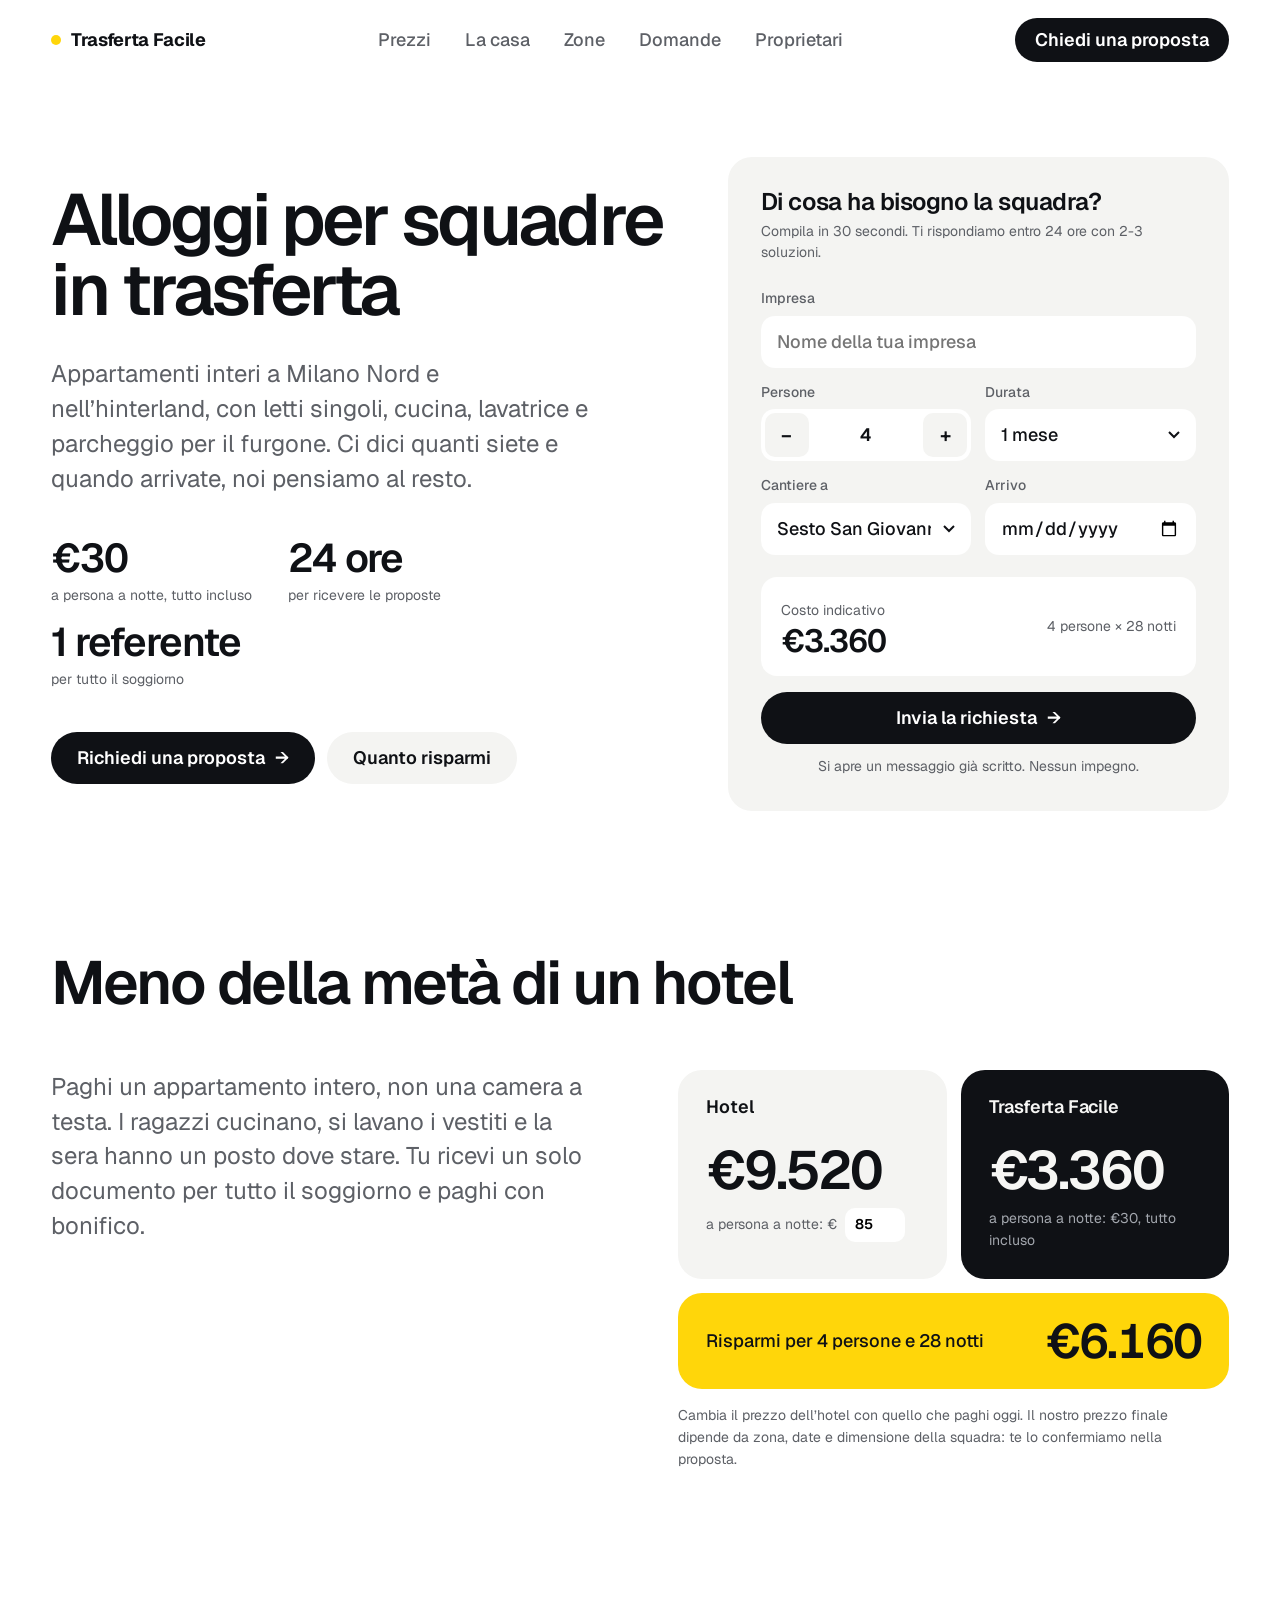
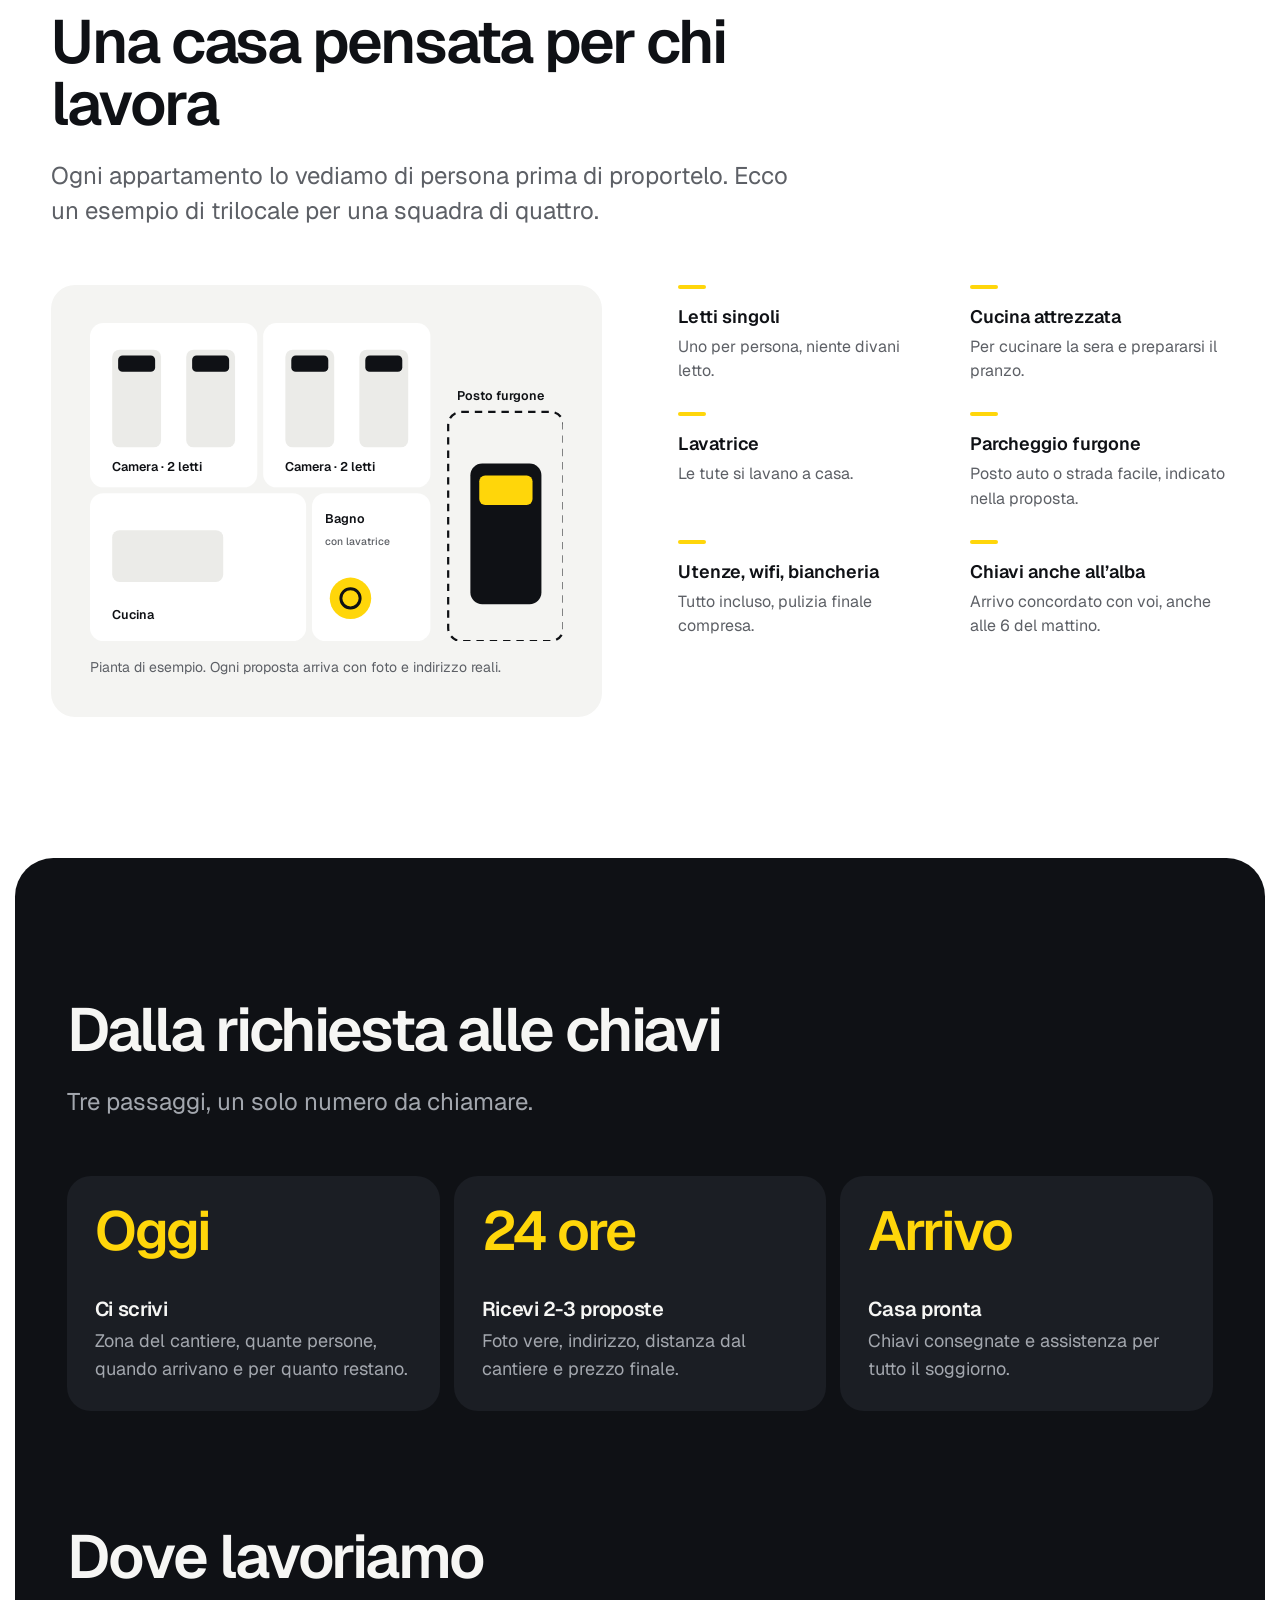
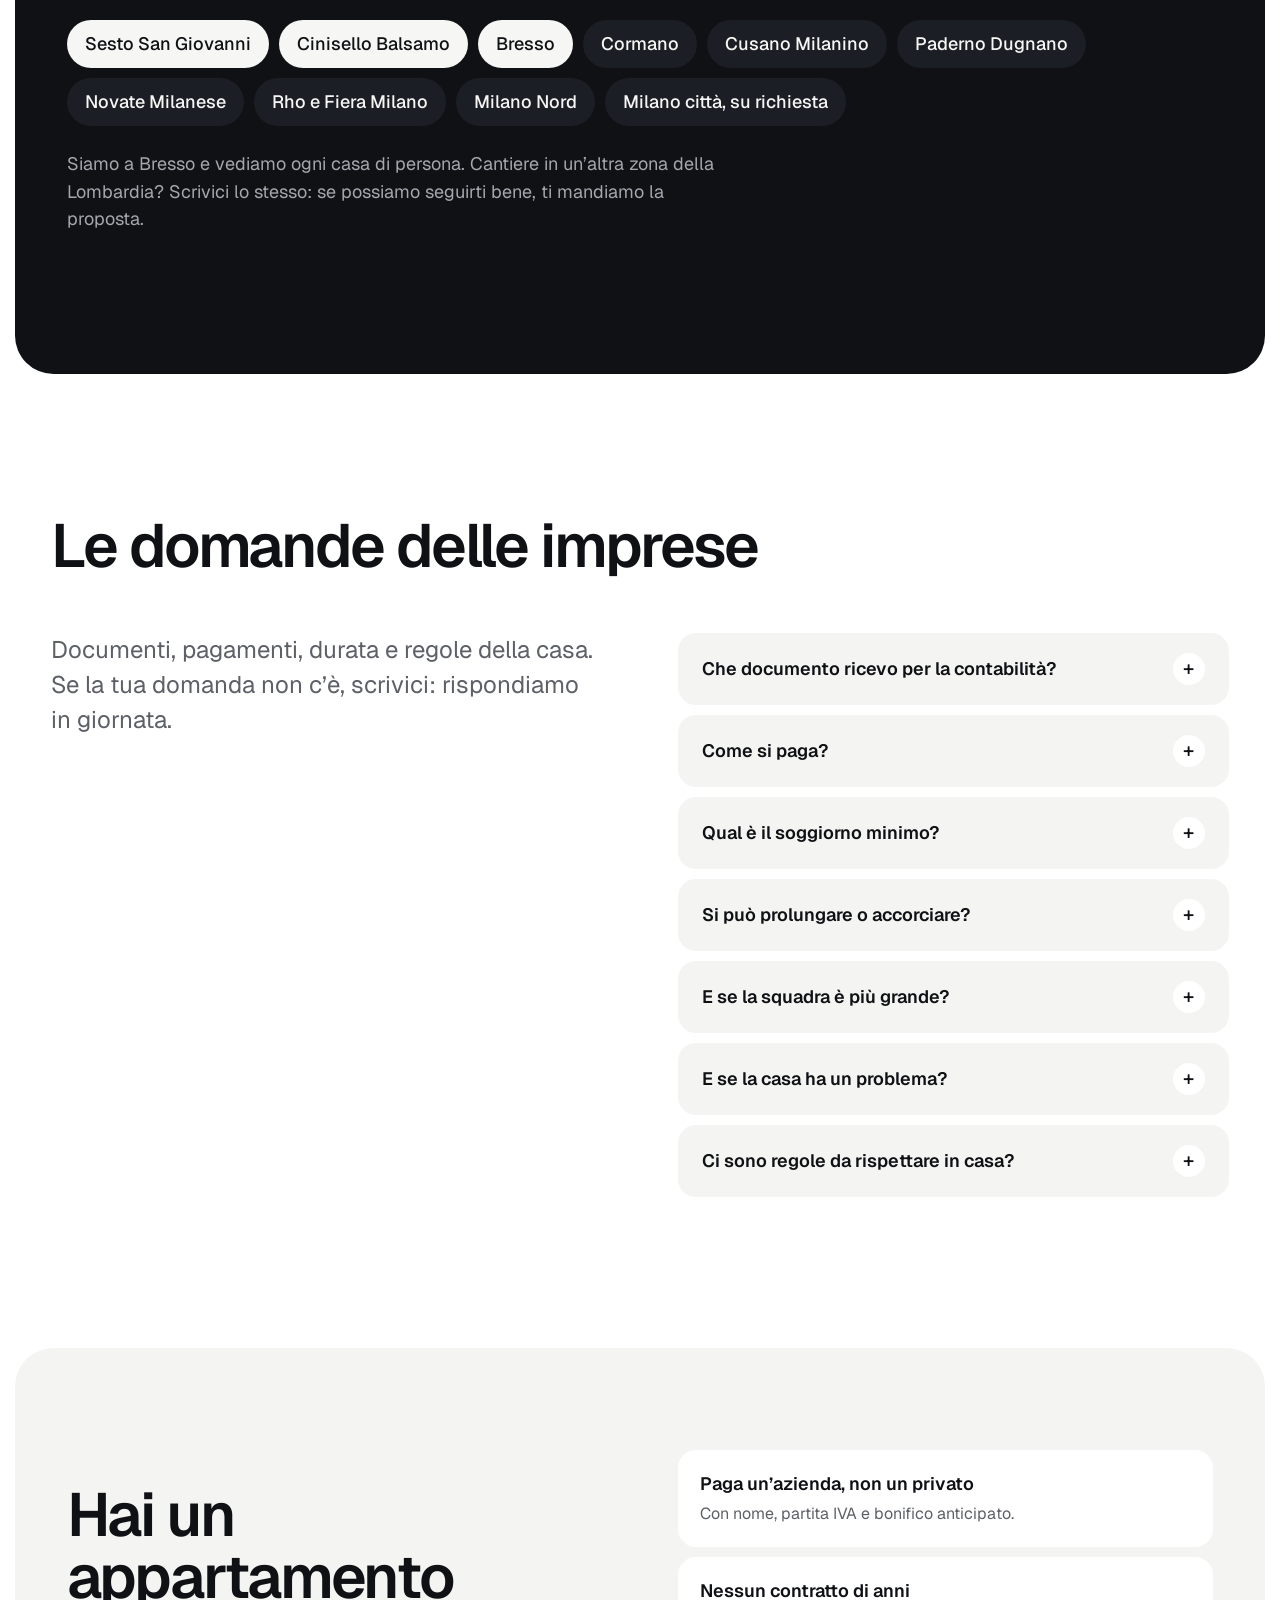
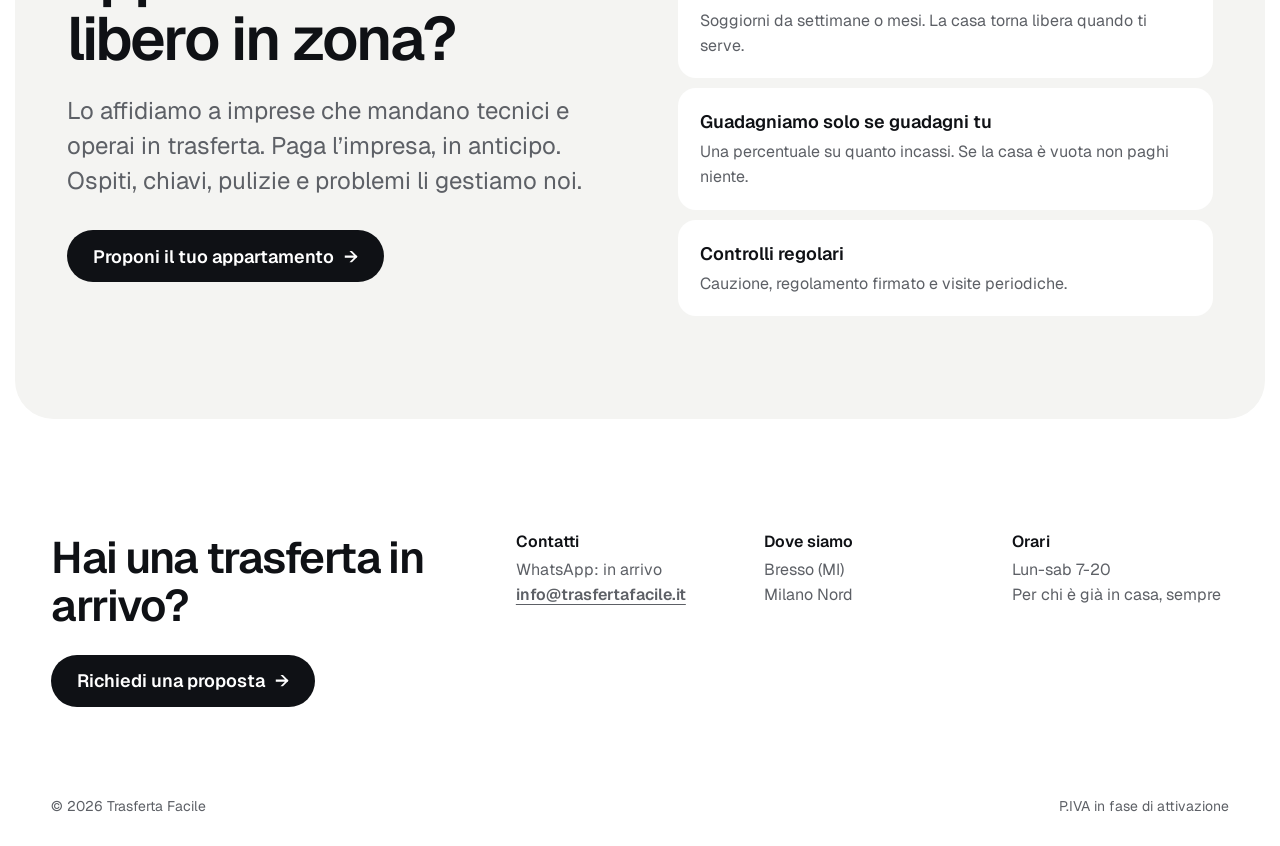
<file: trasferta-facile/index.html>
<!doctype html>
<html lang="it">
<head>
<meta charset="utf-8">
<meta name="viewport" content="width=device-width, initial-scale=1">
<title>Trasferta Facile · Alloggi per squadre in trasferta a Milano</title>
<link rel="canonical" href="https://www.trasfertafacile.it/">
<meta name="description" content="Appartamenti per operai e tecnici in trasferta a Milano Nord, Sesto, Rho Fiera e hinterland. Letti singoli, cucina, lavatrice, parcheggio per il furgone. Da €30 a persona a notte, tutto incluso. Proposta in 24 ore.">
<link rel="icon" href="data:image/svg+xml,%3Csvg xmlns='http://www.w3.org/2000/svg' viewBox='0 0 32 32'%3E%3Crect width='32' height='32' rx='8' fill='%230f1115'/%3E%3Ccircle cx='24' cy='8' r='4' fill='%23ffd60a'/%3E%3Ctext x='14' y='23' font-family='Arial' font-weight='700' font-size='15' text-anchor='middle' fill='%23ffffff'%3ETF%3C/text%3E%3C/svg%3E">
<link rel="preconnect" href="https://fonts.googleapis.com">
<link rel="preconnect" href="https://fonts.gstatic.com" crossorigin>
<link href="https://fonts.googleapis.com/css2?family=Geist:wght@400..700&display=swap" rel="stylesheet">
<link rel="stylesheet" href="assets/style.css">
<script type="application/ld+json">
{"@context":"https://schema.org","@type":"LodgingBusiness","name":"Trasferta Facile","url":"https://www.trasfertafacile.it/","description":"Appartamenti per squadre di operai e tecnici in trasferta a Milano Nord e hinterland.","areaServed":["Sesto San Giovanni","Cinisello Balsamo","Bresso","Cormano","Cusano Milanino","Paderno Dugnano","Novate Milanese","Rho","Milano"],"priceRange":"da €30 a persona a notte"}
</script>
</head>
<body>

<header class="wrap nav">
  <a class="wordmark" href="#top" id="top"><i aria-hidden="true"></i>Trasferta Facile</a>
  <nav aria-label="Sezioni">
    <ul>
      <li><a href="#prezzi">Prezzi</a></li>
      <li><a href="#casa">La casa</a></li>
      <li><a href="#zone">Zone</a></li>
      <li><a href="#domande">Domande</a></li>
      <li><a href="#proprietari">Proprietari</a></li>
    </ul>
  </nav>
  <a class="btn" href="#richiesta">Chiedi una proposta</a>
</header>

<main>
  <div class="wrap hero">
    <div>
      <h1 class="rise">Alloggi per squadre in trasferta</h1>
      <p class="lead rise" style="--i:1">Appartamenti interi a Milano Nord e nell’hinterland, con letti singoli, cucina, lavatrice e parcheggio per il furgone. Ci dici quanti siete e quando arrivate, noi pensiamo al resto.</p>
      <div class="facts rise" style="--i:2">
        <div><strong class="num">€30</strong><span>a persona a notte, tutto incluso</span></div>
        <div><strong>24 ore</strong><span>per ricevere le proposte</span></div>
        <div><strong>1 referente</strong><span>per tutto il soggiorno</span></div>
      </div>
      <div class="actions rise" style="--i:3">
        <a class="btn" href="#richiesta">Richiedi una proposta <span class="arrow" aria-hidden="true">→</span></a>
        <a class="btn btn-light" href="#prezzi">Quanto risparmi</a>
      </div>
    </div>

    <form class="card rise" style="--i:2" id="richiesta" aria-labelledby="req-title" onsubmit="return false">
      <h2 id="req-title">Di cosa ha bisogno la squadra?</h2>
      <p class="sub">Compila in 30 secondi. Ti rispondiamo entro 24 ore con 2-3 soluzioni.</p>
      <div class="fields">
        <div class="field full"><label for="impresa">Impresa</label><input id="impresa" name="impresa" autocomplete="organization" placeholder="Nome della tua impresa"></div>
        <div class="field">
          <span class="label" id="lbl-persone">Persone</span>
          <div class="stepper" role="group" aria-labelledby="lbl-persone">
            <button type="button" data-step="-1" aria-label="Una persona in meno">−</button>
            <output id="persone" aria-live="polite">4</output>
            <button type="button" data-step="1" aria-label="Una persona in più">+</button>
          </div>
        </div>
        <div class="field">
          <label for="durata">Durata</label>
          <select id="durata" name="durata">
            <option value="1">1 settimana</option>
            <option value="2">2 settimane</option>
            <option value="4" selected>1 mese</option>
            <option value="8">2 mesi</option>
            <option value="13">3 mesi</option>
            <option value="26">6 mesi</option>
          </select>
        </div>
        <div class="field">
          <label for="zona">Cantiere a</label>
          <select id="zona" name="zona">
            <option>Sesto San Giovanni</option>
            <option>Cinisello Balsamo</option>
            <option>Bresso / Cormano / Cusano</option>
            <option>Rho / Fiera Milano</option>
            <option>Milano Nord</option>
            <option>Milano città</option>
            <option>Altra zona in Lombardia</option>
          </select>
        </div>
        <div class="field"><label for="arrivo">Arrivo</label><input id="arrivo" name="arrivo" type="date"></div>
      </div>
      <div class="estimate">
        <div><span>Costo indicativo</span><strong id="totale" class="num" aria-live="polite">€3.360</strong></div>
        <small id="totale-note">4 persone × 28 notti</small>
      </div>
      <a class="btn" id="invia" href="#">Invia la richiesta <span class="arrow" aria-hidden="true">→</span></a>
      <p class="fine">Si apre un messaggio già scritto. Nessun impegno.</p>
    </form>
  </div>

  <section class="wrap" id="prezzi" aria-labelledby="prezzi-title">
    <h2 id="prezzi-title" class="sec-title rise">Meno della metà di un hotel</h2>
    <div class="split">
      <p class="sec-intro rise" style="--i:1;margin-top:0">Paghi un appartamento intero, non una camera a testa. I ragazzi cucinano, si lavano i vestiti e la sera hanno un posto dove stare. Tu ricevi un solo documento per tutto il soggiorno e paghi con bonifico.</p>
      <div class="rise" style="--i:2">
        <div class="compare-cards">
          <div class="cmp">
            <h3>Hotel</h3>
            <div class="big num" id="tot-hotel">€9.520</div>
            <label for="hotel">a persona a notte: € <input id="hotel" type="number" min="30" max="300" step="5" value="85"></label>
          </div>
          <div class="cmp us">
            <h3>Trasferta Facile</h3>
            <div class="big num" id="tot-tf">€3.360</div>
            <p>a persona a notte: €30, tutto incluso</p>
          </div>
          <div class="saving"><span>Risparmi per <span id="cmp-persone">4</span> persone e <span id="cmp-notti">28</span> notti</span><strong class="num" id="risparmio">€6.160</strong></div>
        </div>
        <p class="note">Cambia il prezzo dell’hotel con quello che paghi oggi. Il nostro prezzo finale dipende da zona, date e dimensione della squadra: te lo confermiamo nella proposta.</p>
      </div>
    </div>
  </section>

  <section class="wrap" id="casa" aria-labelledby="casa-title">
    <h2 id="casa-title" class="sec-title rise">Una casa pensata per chi lavora</h2>
    <p class="sec-intro rise" style="--i:1">Ogni appartamento lo vediamo di persona prima di proportelo. Ecco un esempio di trilocale per una squadra di quattro.</p>
    <div class="split">
      <figure class="plan rise" style="--i:2">
        <svg viewBox="0 0 640 430" role="img" aria-labelledby="plan-t plan-d">
          <title id="plan-t">Pianta di esempio di un trilocale per quattro persone</title>
          <desc id="plan-d">Due camere con due letti singoli ciascuna, cucina, bagno con lavatrice e posto per il furgone.</desc>
          <g fill="#ffffff">
            <rect x="0" y="0" width="226" height="222" rx="18"/>
            <rect x="234" y="0" width="226" height="222" rx="18"/>
            <rect x="0" y="230" width="292" height="200" rx="18"/>
            <rect x="300" y="230" width="160" height="200" rx="18"/>
          </g>
          <g fill="#ebebe8">
            <rect x="30" y="36" width="66" height="132" rx="10"/><rect x="130" y="36" width="66" height="132" rx="10"/>
            <rect x="264" y="36" width="66" height="132" rx="10"/><rect x="364" y="36" width="66" height="132" rx="10"/>
            <rect x="30" y="280" width="150" height="70" rx="10"/>
          </g>
          <g fill="#0f1115">
            <rect x="38" y="44" width="50" height="22" rx="6"/><rect x="138" y="44" width="50" height="22" rx="6"/>
            <rect x="272" y="44" width="50" height="22" rx="6"/><rect x="372" y="44" width="50" height="22" rx="6"/>
          </g>
          <circle cx="352" cy="372" r="28" fill="#ffd60a"/>
          <circle cx="352" cy="372" r="13" fill="none" stroke="#0f1115" stroke-width="4"/>
          <rect x="484" y="120" width="156" height="310" rx="18" fill="none" stroke="#0f1115" stroke-width="3" stroke-dasharray="10 8"/>
          <rect x="514" y="190" width="96" height="190" rx="16" fill="#0f1115"/>
          <rect x="526" y="206" width="72" height="40" rx="8" fill="#ffd60a"/>
          <g font-family="Geist, system-ui, sans-serif" font-weight="600" font-size="17" fill="#0f1115">
            <text x="30" y="200">Camera · 2 letti</text>
            <text x="264" y="200">Camera · 2 letti</text>
            <text x="30" y="400">Cucina</text>
            <text x="318" y="270">Bagno</text>
            <text x="318" y="300" font-size="14" font-weight="500" fill="#5d6066">con lavatrice</text>
            <text x="496" y="104">Posto furgone</text>
          </g>
        </svg>
        <figcaption>Pianta di esempio. Ogni proposta arriva con foto e indirizzo reali.</figcaption>
      </figure>
      <ul class="included">
        <li class="rise">Letti singoli<span>Uno per persona, niente divani letto.</span></li>
        <li class="rise" style="--i:1">Cucina attrezzata<span>Per cucinare la sera e prepararsi il pranzo.</span></li>
        <li class="rise" style="--i:2">Lavatrice<span>Le tute si lavano a casa.</span></li>
        <li class="rise" style="--i:3">Parcheggio furgone<span>Posto auto o strada facile, indicato nella proposta.</span></li>
        <li class="rise" style="--i:4">Utenze, wifi, biancheria<span>Tutto incluso, pulizia finale compresa.</span></li>
        <li class="rise" style="--i:5">Chiavi anche all’alba<span>Arrivo concordato con voi, anche alle 6 del mattino.</span></li>
      </ul>
    </div>
  </section>

  <div class="dark">
    <section class="wrap" id="come" aria-labelledby="come-title">
      <h2 id="come-title" class="sec-title rise">Dalla richiesta alle chiavi</h2>
      <p class="sec-intro rise" style="--i:1">Tre passaggi, un solo numero da chiamare.</p>
      <ol class="steps">
        <li class="rise"><time>Oggi</time><h3>Ci scrivi</h3><p>Zona del cantiere, quante persone, quando arrivano e per quanto restano.</p></li>
        <li class="rise" style="--i:1"><time>24 ore</time><h3>Ricevi 2-3 proposte</h3><p>Foto vere, indirizzo, distanza dal cantiere e prezzo finale.</p></li>
        <li class="rise" style="--i:2"><time>Arrivo</time><h3>Casa pronta</h3><p>Chiavi consegnate e assistenza per tutto il soggiorno.</p></li>
      </ol>

      <div class="zones" id="zone">
        <h2 class="sec-title rise">Dove lavoriamo</h2>
        <ul class="zone-list rise" style="--i:1">
          <li class="hot"><a href="zone/alloggi-operai-sesto-san-giovanni.html">Sesto San Giovanni</a></li>
          <li class="hot"><a href="zone/alloggi-operai-cinisello-balsamo.html">Cinisello Balsamo</a></li>
          <li class="hot"><a href="zone/alloggi-operai-bresso.html">Bresso</a></li>
          <li>Cormano</li>
          <li>Cusano Milanino</li>
          <li>Paderno Dugnano</li>
          <li>Novate Milanese</li>
          <li><a href="zone/alloggi-operai-rho-fiera-milano.html">Rho e Fiera Milano</a></li>
          <li><a href="zone/alloggi-operai-milano-nord.html">Milano Nord</a></li>
          <li>Milano città, su richiesta</li>
        </ul>
        <p class="rise" style="--i:2">Siamo a Bresso e vediamo ogni casa di persona. Cantiere in un’altra zona della Lombardia? Scrivici lo stesso: se possiamo seguirti bene, ti mandiamo la proposta.</p>
      </div>
    </section>
  </div>

  <section class="wrap" id="domande" aria-labelledby="faq-title">
    <h2 id="faq-title" class="sec-title rise">Le domande delle imprese</h2>
    <div class="split">
      <p class="sec-intro rise" style="--i:1;margin-top:0">Documenti, pagamenti, durata e regole della casa. Se la tua domanda non c’è, scrivici: rispondiamo in giornata.</p>
      <div class="faq-list rise" style="--i:2">
        <details><summary>Che documento ricevo per la contabilità?</summary><p>Per soggiorni fino a 30 giorni ricevi la ricevuta del soggiorno intestata alla tua impresa; per periodi più lunghi un contratto di locazione ad uso foresteria intestato all’impresa. Il pagamento avviene sempre con bonifico, quindi è tracciabile.</p></details>
        <details><summary>Come si paga?</summary><p>Con bonifico prima dell’arrivo, per settimana o per mese a seconda della durata. Nella proposta trovi l’importo esatto e le scadenze.</p></details>
        <details><summary>Qual è il soggiorno minimo?</summary><p>Una settimana. Per periodi più brevi chiedici comunque: se c’è una casa libera, te la proponiamo.</p></details>
        <details><summary>Si può prolungare o accorciare?</summary><p>Sì. I cantieri cambiano programma, lo sappiamo. Le condizioni per prolungare o lasciare prima sono scritte nella proposta, senza sorprese.</p></details>
        <details><summary>E se la squadra è più grande?</summary><p>Sistemiamo squadre grandi in più appartamenti vicini tra loro, con un unico referente e un unico documento.</p></details>
        <details><summary>E se la casa ha un problema?</summary><p>Per un guasto interveniamo in giornata con i nostri tecnici di fiducia. Se l’appartamento diventa indisponibile per cause non dipendenti da voi, troviamo una soluzione equivalente nella stessa zona entro 24 ore, oppure vi rimborsiamo la parte non usata.</p></details>
        <details><summary>Ci sono regole da rispettare in casa?</summary><p>Poche e chiare: niente ospiti esterni a dormire, rispetto dei vicini e della casa. Chiediamo una cauzione che viene restituita alla fine se è tutto in ordine.</p></details>
      </div>
    </div>
  </section>

  <div class="owners" id="proprietari">
    <section class="wrap" aria-labelledby="own-title">
      <div class="split">
        <div>
          <h2 id="own-title" class="sec-title rise">Hai un appartamento libero in zona?</h2>
          <p class="sec-intro rise" style="--i:1">Lo affidiamo a imprese che mandano tecnici e operai in trasferta. Paga l’impresa, in anticipo. Ospiti, chiavi, pulizie e problemi li gestiamo noi.</p>
          <a class="btn rise" style="--i:2" id="invia-proprietario" href="#">Proponi il tuo appartamento <span class="arrow" aria-hidden="true">→</span></a>
        </div>
        <ul class="perks">
          <li class="rise">Paga un’azienda, non un privato<span>Con nome, partita IVA e bonifico anticipato.</span></li>
          <li class="rise" style="--i:1">Nessun contratto di anni<span>Soggiorni da settimane o mesi. La casa torna libera quando ti serve.</span></li>
          <li class="rise" style="--i:2">Guadagniamo solo se guadagni tu<span>Una percentuale su quanto incassi. Se la casa è vuota non paghi niente.</span></li>
          <li class="rise" style="--i:3">Controlli regolari<span>Cauzione, regolamento firmato e visite periodiche.</span></li>
        </ul>
      </div>
    </section>
  </div>
</main>

<footer class="wrap">
  <div class="foot-grid">
    <div>
      <p class="foot-cta">Hai una trasferta in arrivo?</p>
      <a class="btn" style="margin-top:24px" href="#richiesta">Richiedi una proposta <span class="arrow" aria-hidden="true">→</span></a>
    </div>
    <div><h3>Contatti</h3><p><span id="foot-tel">WhatsApp: in arrivo</span><br><a class="link" id="foot-mail" href="#">info@trasfertafacile.it</a></p></div>
    <div><h3>Dove siamo</h3><p>Bresso (MI)<br>Milano Nord</p></div>
    <div><h3>Orari</h3><p>Lun-sab 7-20<br>Per chi è già in casa, sempre</p></div>
  </div>
  <div class="legal"><span>© <span id="year">2026</span> Trasferta Facile</span><span>P.IVA in fase di attivazione</span></div>
</footer>

<script>
  // Recapiti: da completare prima della pubblicazione.
  const CONTATTI = { whatsapp: "", email: "info@trasfertafacile.it" };
  const PREZZO_NOTTE = 30;

  document.documentElement.classList.add("js");
  const $ = (id) => document.getElementById(id);
  const euro = (n) => "€" + String(Math.round(n)).replace(/\B(?=(\d{3})+(?!\d))/g, ".");
  let persone = 4;

  function link(testo, oggetto) {
    if (CONTATTI.whatsapp) return "https://wa.me/" + CONTATTI.whatsapp + "?text=" + encodeURIComponent(testo);
    return "mailto:" + CONTATTI.email + "?subject=" + encodeURIComponent(oggetto) + "&body=" + encodeURIComponent(testo);
  }

  function aggiorna() {
    const notti = Number($("durata").value) * 7;
    const hotel = Math.max(0, Number($("hotel").value) || 0);
    const noi = persone * notti * PREZZO_NOTTE;
    const loro = persone * notti * hotel;

    $("persone").textContent = persone;
    $("totale").textContent = euro(noi);
    $("totale-note").textContent = persone + (persone === 1 ? " persona" : " persone") + " × " + notti + " notti";
    $("cmp-persone").textContent = persone;
    $("cmp-notti").textContent = notti;
    $("tot-hotel").textContent = euro(loro);
    $("tot-tf").textContent = euro(noi);
    $("risparmio").textContent = euro(Math.max(0, loro - noi));

    const arrivo = $("arrivo").value ? new Date($("arrivo").value).toLocaleDateString("it-IT") : "da definire";
    const impresa = $("impresa").value.trim() || "(nome impresa)";
    const testo = "Buongiorno, vorrei una proposta di alloggio.\n\nImpresa: " + impresa +
      "\nPersone: " + persone + "\nCantiere a: " + $("zona").value + "\nArrivo: " + arrivo +
      "\nDurata: " + $("durata").selectedOptions[0].textContent + "\n\nGrazie.";
    $("invia").href = link(testo, "Richiesta alloggio squadra - " + impresa);
  }

  document.querySelectorAll("[data-step]").forEach((b) => b.addEventListener("click", () => {
    persone = Math.min(20, Math.max(1, persone + Number(b.dataset.step)));
    aggiorna();
    const t = $("totale"); t.classList.remove("bump"); void t.offsetWidth; t.classList.add("bump");
  }));
  ["durata", "zona", "arrivo", "impresa", "hotel"].forEach((id) => $(id).addEventListener("input", aggiorna));

  $("invia-proprietario").href = link(
    "Buongiorno, ho un appartamento che potrebbe interessarvi.\n\nZona/indirizzo: \nPosti letto: \nArredato: sì/no\nParcheggio: sì/no\nDisponibile da: \n\nGrazie.",
    "Appartamento disponibile per Trasferta Facile");
  $("foot-mail").href = "mailto:" + CONTATTI.email;
  if (CONTATTI.whatsapp) $("foot-tel").textContent = "WhatsApp: +" + CONTATTI.whatsapp;
  $("year").textContent = new Date().getFullYear();
  aggiorna();

  const io = new IntersectionObserver((entries) => entries.forEach((e) => {
    if (e.isIntersecting) { e.target.classList.add("in"); io.unobserve(e.target); }
  }), { threshold: 0.12 });
  document.querySelectorAll(".rise").forEach((el) => io.observe(el));
</script>
</body>
</html>
</file>
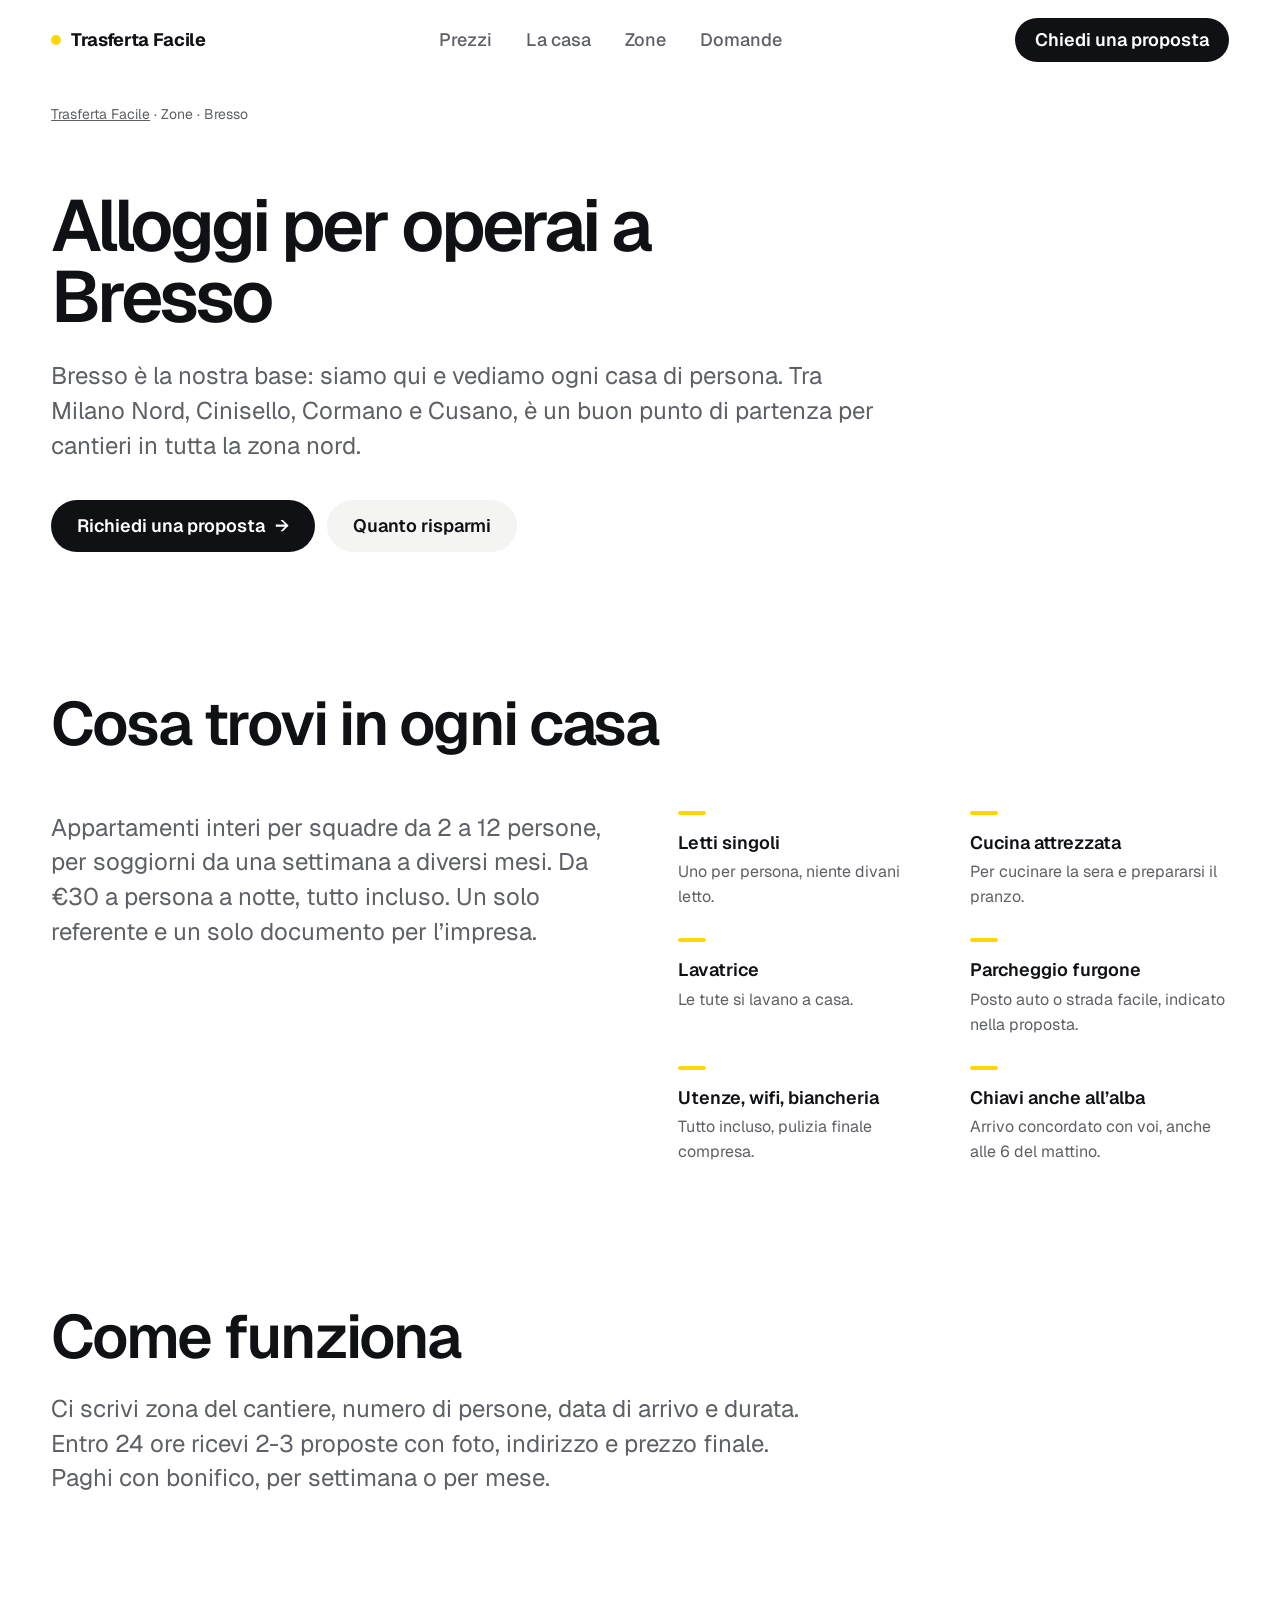
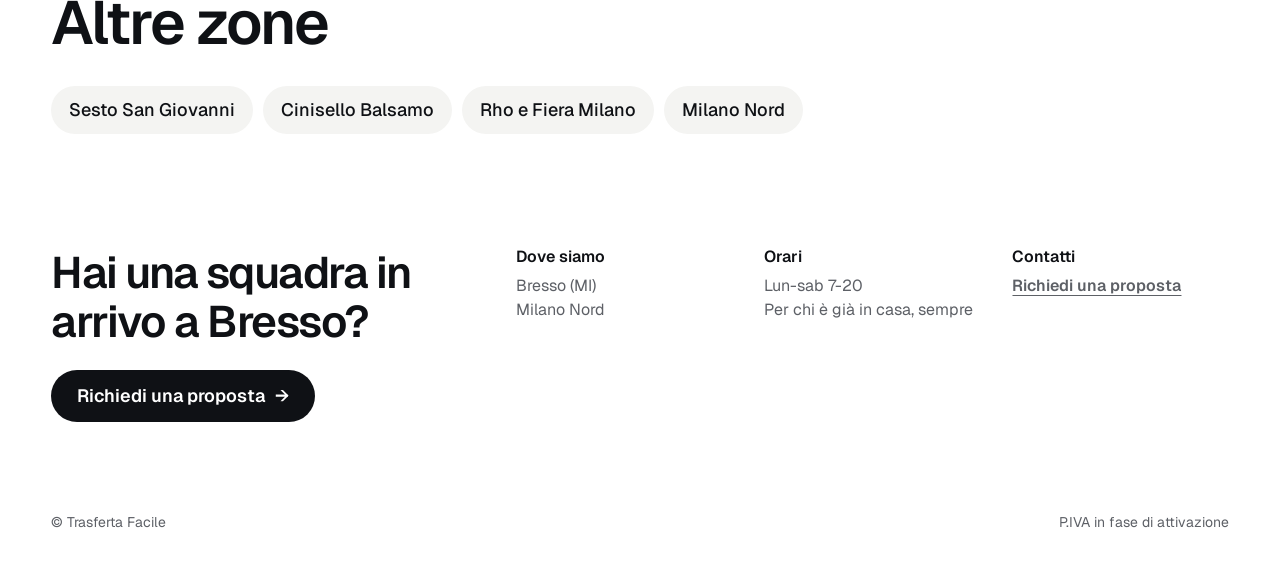
<file: trasferta-facile/zone/alloggi-operai-bresso.html>
<!doctype html>
<html lang="it">
<head>
<meta charset="utf-8">
<meta name="viewport" content="width=device-width, initial-scale=1">
<title>Alloggi per operai a Bresso · Trasferta Facile</title>
<meta name="description" content="Appartamenti per squadre di operai e tecnici in trasferta a Bresso. Letti singoli, cucina, lavatrice, parcheggio per il furgone. Da €30 a persona a notte, proposta in 24 ore.">
<link rel="canonical" href="https://www.trasfertafacile.it/zone/alloggi-operai-bresso.html">
<link rel="icon" href="data:image/svg+xml,%3Csvg xmlns='http://www.w3.org/2000/svg' viewBox='0 0 32 32'%3E%3Crect width='32' height='32' rx='8' fill='%230f1115'/%3E%3Ccircle cx='24' cy='8' r='4' fill='%23ffd60a'/%3E%3Ctext x='14' y='23' font-family='Arial' font-weight='700' font-size='15' text-anchor='middle' fill='%23ffffff'%3ETF%3C/text%3E%3C/svg%3E">
<link rel="preconnect" href="https://fonts.googleapis.com">
<link rel="preconnect" href="https://fonts.gstatic.com" crossorigin>
<link href="https://fonts.googleapis.com/css2?family=Geist:wght@400..700&display=swap" rel="stylesheet">
<link rel="stylesheet" href="../assets/style.css">
</head>
<body>

<header class="wrap nav">
  <a class="wordmark" href="../index.html"><i aria-hidden="true"></i>Trasferta Facile</a>
  <nav aria-label="Sezioni">
    <ul>
      <li><a href="../index.html#prezzi">Prezzi</a></li>
      <li><a href="../index.html#casa">La casa</a></li>
      <li><a href="../index.html#zone">Zone</a></li>
      <li><a href="../index.html#domande">Domande</a></li>
    </ul>
  </nav>
  <a class="btn" href="../index.html#richiesta">Chiedi una proposta</a>
</header>

<main>
  <div class="wrap">
    <p class="crumbs"><a href="../index.html">Trasferta Facile</a> · Zone · Bresso</p>
    <div class="zone-hero">
      <h1>Alloggi per operai a Bresso</h1>
      <p class="lead">Bresso è la nostra base: siamo qui e vediamo ogni casa di persona. Tra Milano Nord, Cinisello, Cormano e Cusano, è un buon punto di partenza per cantieri in tutta la zona nord.</p>
      <div class="actions">
        <a class="btn" href="../index.html#richiesta">Richiedi una proposta <span class="arrow" aria-hidden="true">→</span></a>
        <a class="btn btn-light" href="../index.html#prezzi">Quanto risparmi</a>
      </div>
    </div>
  </div>

  <section class="wrap" aria-labelledby="cosa-title">
    <h2 id="cosa-title" class="sec-title">Cosa trovi in ogni casa</h2>
    <div class="split">
      <p class="sec-intro" style="margin-top:0">Appartamenti interi per squadre da 2 a 12 persone, per soggiorni da una settimana a diversi mesi. Da €30 a persona a notte, tutto incluso. Un solo referente e un solo documento per l’impresa.</p>
      <ul class="included">
        <li>Letti singoli<span>Uno per persona, niente divani letto.</span></li>
        <li>Cucina attrezzata<span>Per cucinare la sera e prepararsi il pranzo.</span></li>
        <li>Lavatrice<span>Le tute si lavano a casa.</span></li>
        <li>Parcheggio furgone<span>Posto auto o strada facile, indicato nella proposta.</span></li>
        <li>Utenze, wifi, biancheria<span>Tutto incluso, pulizia finale compresa.</span></li>
        <li>Chiavi anche all’alba<span>Arrivo concordato con voi, anche alle 6 del mattino.</span></li>
      </ul>
    </div>
  </section>

  <section class="wrap" aria-labelledby="come-title">
    <h2 id="come-title" class="sec-title">Come funziona</h2>
    <p class="sec-intro">Ci scrivi zona del cantiere, numero di persone, data di arrivo e durata. Entro 24 ore ricevi 2-3 proposte con foto, indirizzo e prezzo finale. Paghi con bonifico, per settimana o per mese.</p>
    <h2 class="sec-title" style="margin-top:96px">Altre zone</h2>
    <ul class="other-zones">
      <li><a href="alloggi-operai-sesto-san-giovanni.html">Sesto San Giovanni</a></li>
      <li><a href="alloggi-operai-cinisello-balsamo.html">Cinisello Balsamo</a></li>
      <li><a href="alloggi-operai-rho-fiera-milano.html">Rho e Fiera Milano</a></li>
      <li><a href="alloggi-operai-milano-nord.html">Milano Nord</a></li>
    </ul>
  </section>
</main>

<footer class="wrap">
  <div class="foot-grid">
    <div>
      <p class="foot-cta">Hai una squadra in arrivo a Bresso?</p>
      <a class="btn" style="margin-top:24px" href="../index.html#richiesta">Richiedi una proposta <span class="arrow" aria-hidden="true">→</span></a>
    </div>
    <div><h3>Dove siamo</h3><p>Bresso (MI)<br>Milano Nord</p></div>
    <div><h3>Orari</h3><p>Lun-sab 7-20<br>Per chi è già in casa, sempre</p></div>
    <div><h3>Contatti</h3><p><a class="link" href="../index.html#richiesta">Richiedi una proposta</a></p></div>
  </div>
  <div class="legal"><span>© Trasferta Facile</span><span>P.IVA in fase di attivazione</span></div>
</footer>
</body>
</html>
</file>
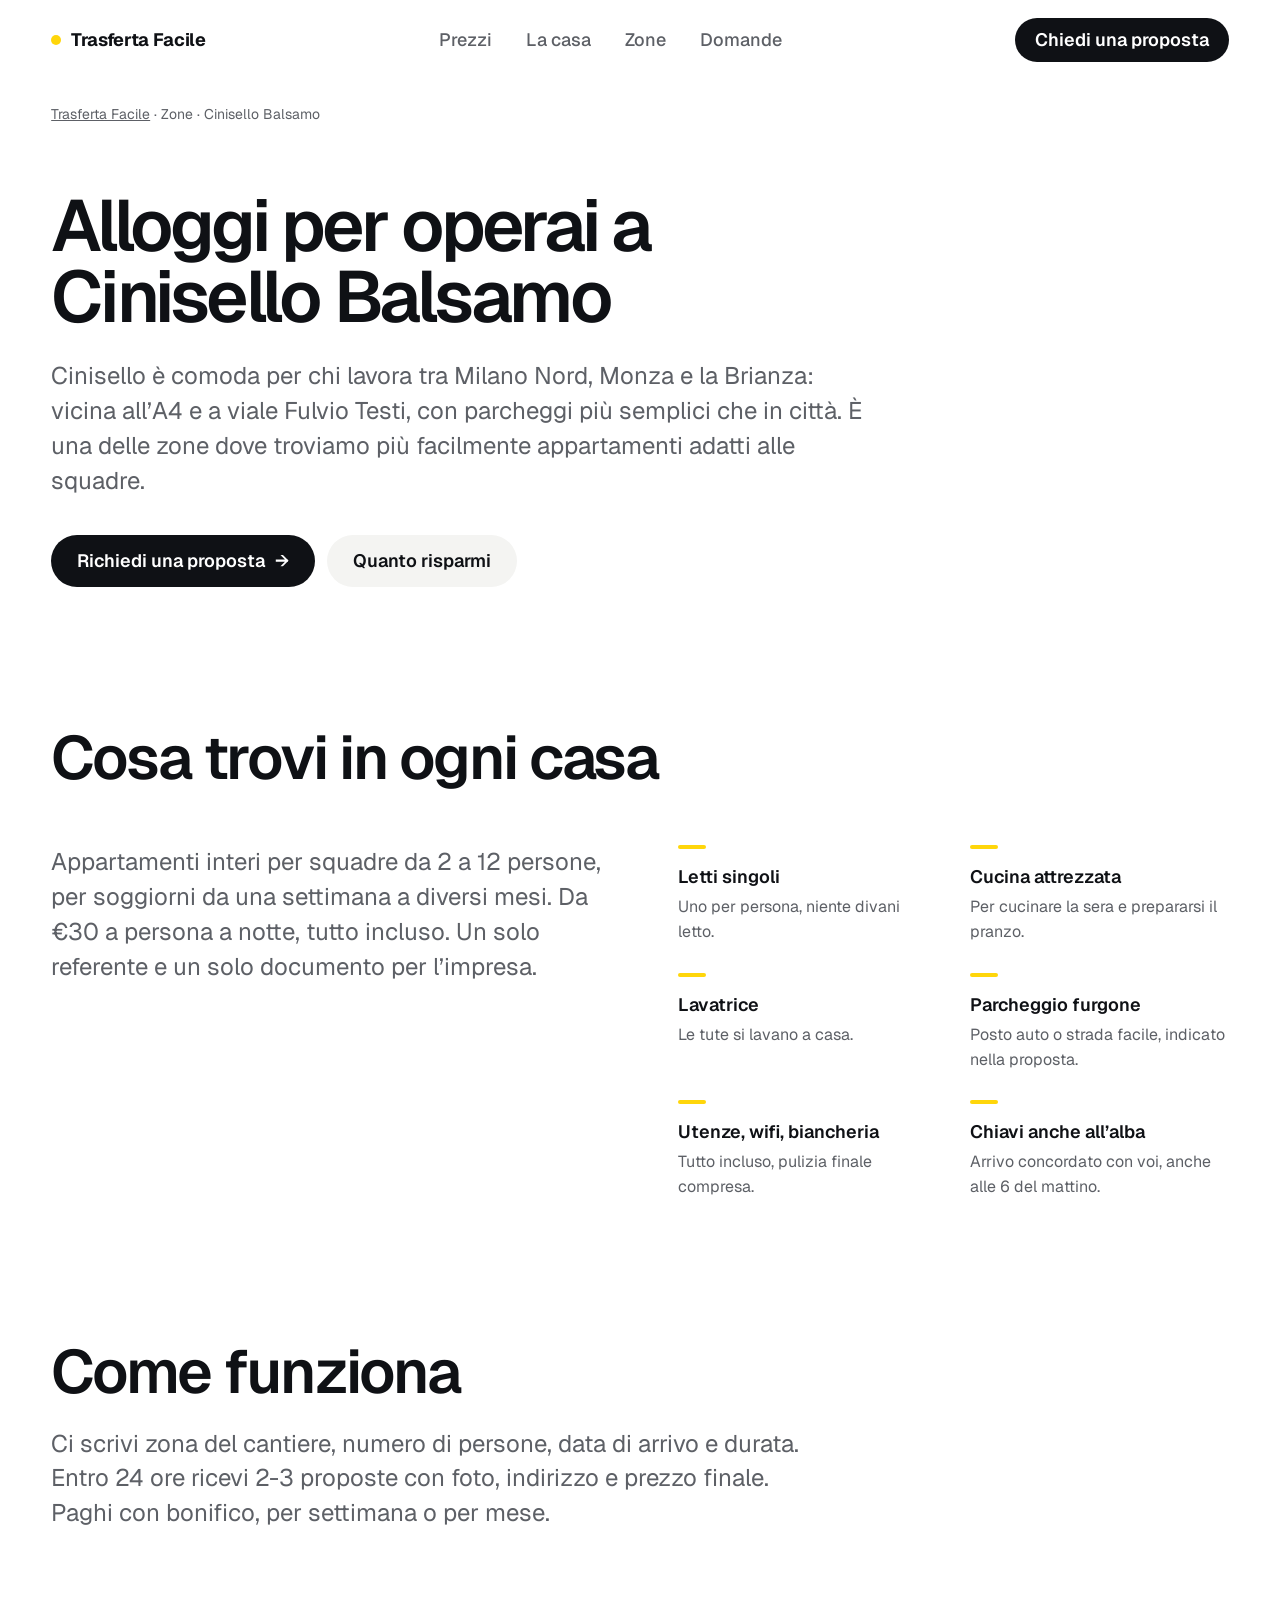
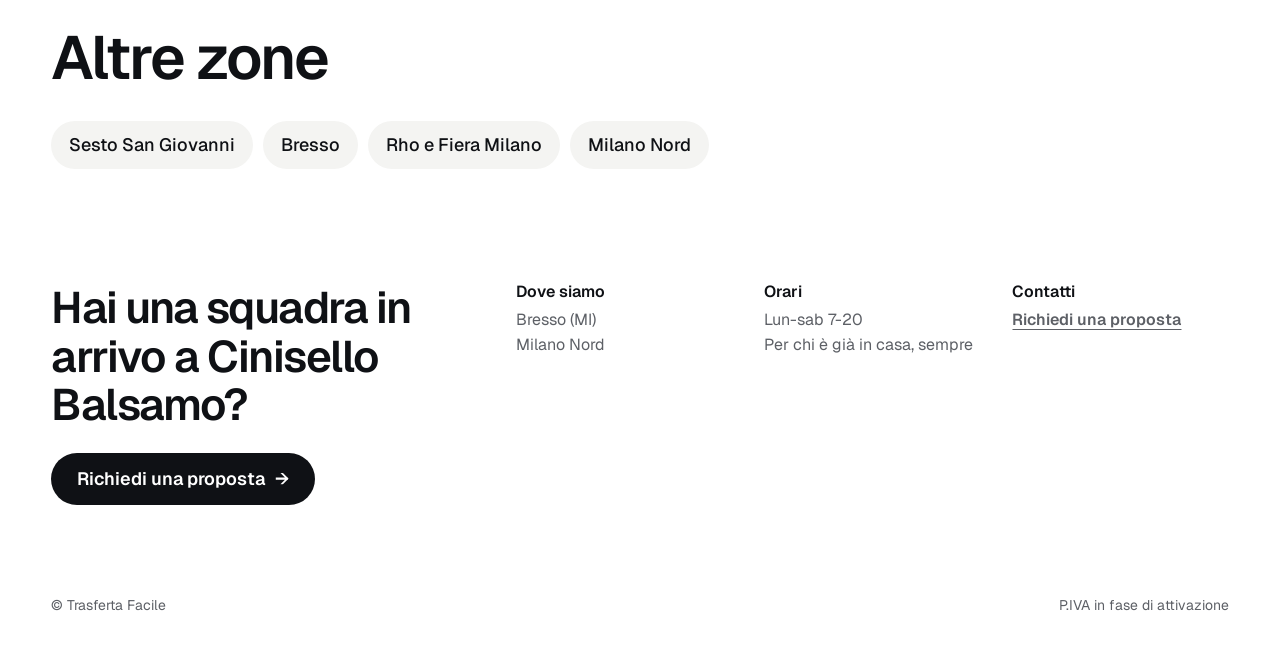
<file: trasferta-facile/zone/alloggi-operai-cinisello-balsamo.html>
<!doctype html>
<html lang="it">
<head>
<meta charset="utf-8">
<meta name="viewport" content="width=device-width, initial-scale=1">
<title>Alloggi per operai a Cinisello Balsamo · Trasferta Facile</title>
<meta name="description" content="Appartamenti per squadre di operai e tecnici in trasferta a Cinisello Balsamo. Letti singoli, cucina, lavatrice, parcheggio per il furgone. Da €30 a persona a notte, proposta in 24 ore.">
<link rel="canonical" href="https://www.trasfertafacile.it/zone/alloggi-operai-cinisello-balsamo.html">
<link rel="icon" href="data:image/svg+xml,%3Csvg xmlns='http://www.w3.org/2000/svg' viewBox='0 0 32 32'%3E%3Crect width='32' height='32' rx='8' fill='%230f1115'/%3E%3Ccircle cx='24' cy='8' r='4' fill='%23ffd60a'/%3E%3Ctext x='14' y='23' font-family='Arial' font-weight='700' font-size='15' text-anchor='middle' fill='%23ffffff'%3ETF%3C/text%3E%3C/svg%3E">
<link rel="preconnect" href="https://fonts.googleapis.com">
<link rel="preconnect" href="https://fonts.gstatic.com" crossorigin>
<link href="https://fonts.googleapis.com/css2?family=Geist:wght@400..700&display=swap" rel="stylesheet">
<link rel="stylesheet" href="../assets/style.css">
</head>
<body>

<header class="wrap nav">
  <a class="wordmark" href="../index.html"><i aria-hidden="true"></i>Trasferta Facile</a>
  <nav aria-label="Sezioni">
    <ul>
      <li><a href="../index.html#prezzi">Prezzi</a></li>
      <li><a href="../index.html#casa">La casa</a></li>
      <li><a href="../index.html#zone">Zone</a></li>
      <li><a href="../index.html#domande">Domande</a></li>
    </ul>
  </nav>
  <a class="btn" href="../index.html#richiesta">Chiedi una proposta</a>
</header>

<main>
  <div class="wrap">
    <p class="crumbs"><a href="../index.html">Trasferta Facile</a> · Zone · Cinisello Balsamo</p>
    <div class="zone-hero">
      <h1>Alloggi per operai a Cinisello Balsamo</h1>
      <p class="lead">Cinisello è comoda per chi lavora tra Milano Nord, Monza e la Brianza: vicina all’A4 e a viale Fulvio Testi, con parcheggi più semplici che in città. È una delle zone dove troviamo più facilmente appartamenti adatti alle squadre.</p>
      <div class="actions">
        <a class="btn" href="../index.html#richiesta">Richiedi una proposta <span class="arrow" aria-hidden="true">→</span></a>
        <a class="btn btn-light" href="../index.html#prezzi">Quanto risparmi</a>
      </div>
    </div>
  </div>

  <section class="wrap" aria-labelledby="cosa-title">
    <h2 id="cosa-title" class="sec-title">Cosa trovi in ogni casa</h2>
    <div class="split">
      <p class="sec-intro" style="margin-top:0">Appartamenti interi per squadre da 2 a 12 persone, per soggiorni da una settimana a diversi mesi. Da €30 a persona a notte, tutto incluso. Un solo referente e un solo documento per l’impresa.</p>
      <ul class="included">
        <li>Letti singoli<span>Uno per persona, niente divani letto.</span></li>
        <li>Cucina attrezzata<span>Per cucinare la sera e prepararsi il pranzo.</span></li>
        <li>Lavatrice<span>Le tute si lavano a casa.</span></li>
        <li>Parcheggio furgone<span>Posto auto o strada facile, indicato nella proposta.</span></li>
        <li>Utenze, wifi, biancheria<span>Tutto incluso, pulizia finale compresa.</span></li>
        <li>Chiavi anche all’alba<span>Arrivo concordato con voi, anche alle 6 del mattino.</span></li>
      </ul>
    </div>
  </section>

  <section class="wrap" aria-labelledby="come-title">
    <h2 id="come-title" class="sec-title">Come funziona</h2>
    <p class="sec-intro">Ci scrivi zona del cantiere, numero di persone, data di arrivo e durata. Entro 24 ore ricevi 2-3 proposte con foto, indirizzo e prezzo finale. Paghi con bonifico, per settimana o per mese.</p>
    <h2 class="sec-title" style="margin-top:96px">Altre zone</h2>
    <ul class="other-zones">
      <li><a href="alloggi-operai-sesto-san-giovanni.html">Sesto San Giovanni</a></li>
      <li><a href="alloggi-operai-bresso.html">Bresso</a></li>
      <li><a href="alloggi-operai-rho-fiera-milano.html">Rho e Fiera Milano</a></li>
      <li><a href="alloggi-operai-milano-nord.html">Milano Nord</a></li>
    </ul>
  </section>
</main>

<footer class="wrap">
  <div class="foot-grid">
    <div>
      <p class="foot-cta">Hai una squadra in arrivo a Cinisello Balsamo?</p>
      <a class="btn" style="margin-top:24px" href="../index.html#richiesta">Richiedi una proposta <span class="arrow" aria-hidden="true">→</span></a>
    </div>
    <div><h3>Dove siamo</h3><p>Bresso (MI)<br>Milano Nord</p></div>
    <div><h3>Orari</h3><p>Lun-sab 7-20<br>Per chi è già in casa, sempre</p></div>
    <div><h3>Contatti</h3><p><a class="link" href="../index.html#richiesta">Richiedi una proposta</a></p></div>
  </div>
  <div class="legal"><span>© Trasferta Facile</span><span>P.IVA in fase di attivazione</span></div>
</footer>
</body>
</html>
</file>
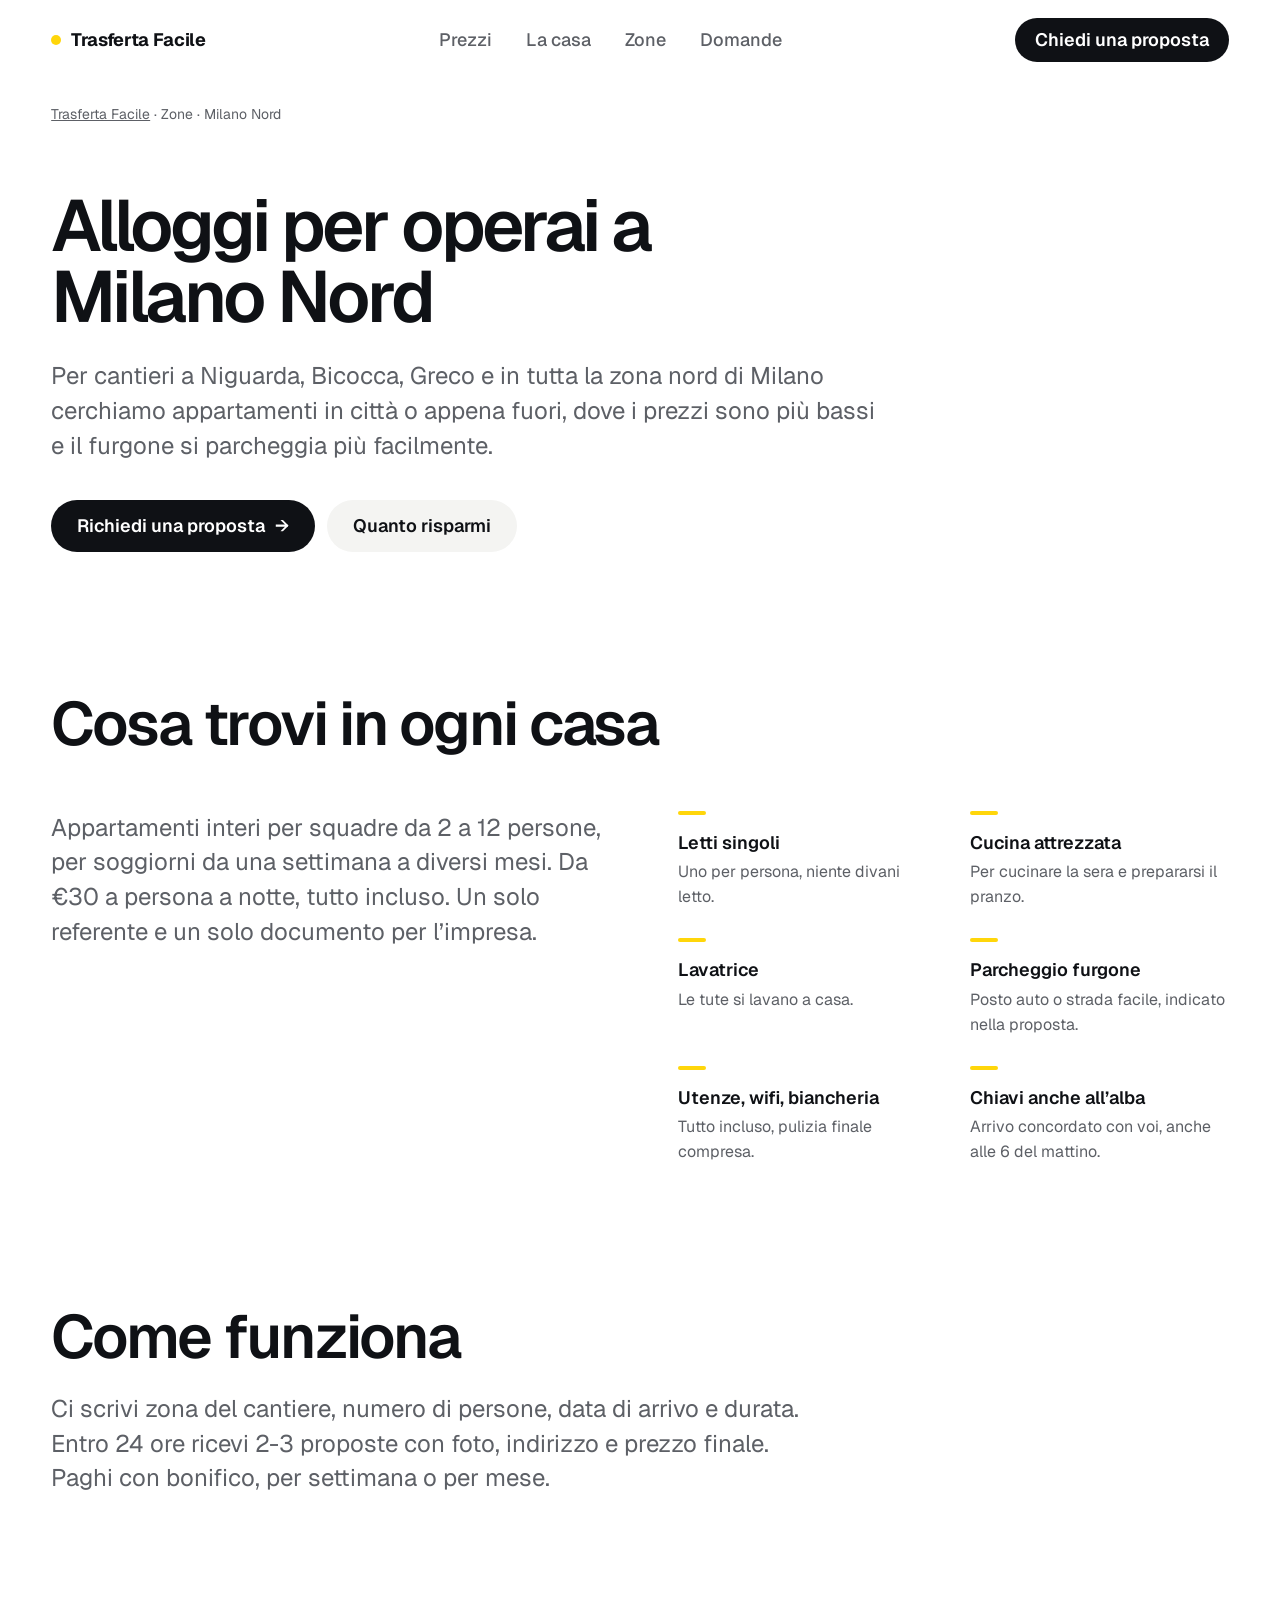
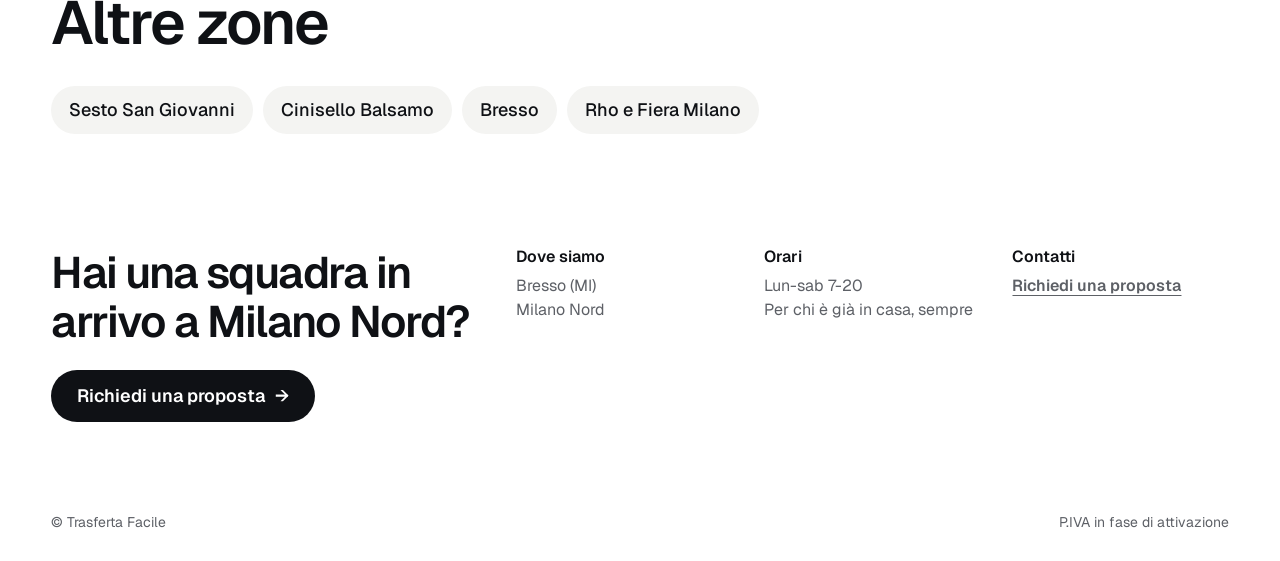
<file: trasferta-facile/zone/alloggi-operai-milano-nord.html>
<!doctype html>
<html lang="it">
<head>
<meta charset="utf-8">
<meta name="viewport" content="width=device-width, initial-scale=1">
<title>Alloggi per operai a Milano Nord · Trasferta Facile</title>
<meta name="description" content="Appartamenti per squadre di operai e tecnici in trasferta a Milano Nord. Letti singoli, cucina, lavatrice, parcheggio per il furgone. Da €30 a persona a notte, proposta in 24 ore.">
<link rel="canonical" href="https://www.trasfertafacile.it/zone/alloggi-operai-milano-nord.html">
<link rel="icon" href="data:image/svg+xml,%3Csvg xmlns='http://www.w3.org/2000/svg' viewBox='0 0 32 32'%3E%3Crect width='32' height='32' rx='8' fill='%230f1115'/%3E%3Ccircle cx='24' cy='8' r='4' fill='%23ffd60a'/%3E%3Ctext x='14' y='23' font-family='Arial' font-weight='700' font-size='15' text-anchor='middle' fill='%23ffffff'%3ETF%3C/text%3E%3C/svg%3E">
<link rel="preconnect" href="https://fonts.googleapis.com">
<link rel="preconnect" href="https://fonts.gstatic.com" crossorigin>
<link href="https://fonts.googleapis.com/css2?family=Geist:wght@400..700&display=swap" rel="stylesheet">
<link rel="stylesheet" href="../assets/style.css">
</head>
<body>

<header class="wrap nav">
  <a class="wordmark" href="../index.html"><i aria-hidden="true"></i>Trasferta Facile</a>
  <nav aria-label="Sezioni">
    <ul>
      <li><a href="../index.html#prezzi">Prezzi</a></li>
      <li><a href="../index.html#casa">La casa</a></li>
      <li><a href="../index.html#zone">Zone</a></li>
      <li><a href="../index.html#domande">Domande</a></li>
    </ul>
  </nav>
  <a class="btn" href="../index.html#richiesta">Chiedi una proposta</a>
</header>

<main>
  <div class="wrap">
    <p class="crumbs"><a href="../index.html">Trasferta Facile</a> · Zone · Milano Nord</p>
    <div class="zone-hero">
      <h1>Alloggi per operai a Milano Nord</h1>
      <p class="lead">Per cantieri a Niguarda, Bicocca, Greco e in tutta la zona nord di Milano cerchiamo appartamenti in città o appena fuori, dove i prezzi sono più bassi e il furgone si parcheggia più facilmente.</p>
      <div class="actions">
        <a class="btn" href="../index.html#richiesta">Richiedi una proposta <span class="arrow" aria-hidden="true">→</span></a>
        <a class="btn btn-light" href="../index.html#prezzi">Quanto risparmi</a>
      </div>
    </div>
  </div>

  <section class="wrap" aria-labelledby="cosa-title">
    <h2 id="cosa-title" class="sec-title">Cosa trovi in ogni casa</h2>
    <div class="split">
      <p class="sec-intro" style="margin-top:0">Appartamenti interi per squadre da 2 a 12 persone, per soggiorni da una settimana a diversi mesi. Da €30 a persona a notte, tutto incluso. Un solo referente e un solo documento per l’impresa.</p>
      <ul class="included">
        <li>Letti singoli<span>Uno per persona, niente divani letto.</span></li>
        <li>Cucina attrezzata<span>Per cucinare la sera e prepararsi il pranzo.</span></li>
        <li>Lavatrice<span>Le tute si lavano a casa.</span></li>
        <li>Parcheggio furgone<span>Posto auto o strada facile, indicato nella proposta.</span></li>
        <li>Utenze, wifi, biancheria<span>Tutto incluso, pulizia finale compresa.</span></li>
        <li>Chiavi anche all’alba<span>Arrivo concordato con voi, anche alle 6 del mattino.</span></li>
      </ul>
    </div>
  </section>

  <section class="wrap" aria-labelledby="come-title">
    <h2 id="come-title" class="sec-title">Come funziona</h2>
    <p class="sec-intro">Ci scrivi zona del cantiere, numero di persone, data di arrivo e durata. Entro 24 ore ricevi 2-3 proposte con foto, indirizzo e prezzo finale. Paghi con bonifico, per settimana o per mese.</p>
    <h2 class="sec-title" style="margin-top:96px">Altre zone</h2>
    <ul class="other-zones">
      <li><a href="alloggi-operai-sesto-san-giovanni.html">Sesto San Giovanni</a></li>
      <li><a href="alloggi-operai-cinisello-balsamo.html">Cinisello Balsamo</a></li>
      <li><a href="alloggi-operai-bresso.html">Bresso</a></li>
      <li><a href="alloggi-operai-rho-fiera-milano.html">Rho e Fiera Milano</a></li>
    </ul>
  </section>
</main>

<footer class="wrap">
  <div class="foot-grid">
    <div>
      <p class="foot-cta">Hai una squadra in arrivo a Milano Nord?</p>
      <a class="btn" style="margin-top:24px" href="../index.html#richiesta">Richiedi una proposta <span class="arrow" aria-hidden="true">→</span></a>
    </div>
    <div><h3>Dove siamo</h3><p>Bresso (MI)<br>Milano Nord</p></div>
    <div><h3>Orari</h3><p>Lun-sab 7-20<br>Per chi è già in casa, sempre</p></div>
    <div><h3>Contatti</h3><p><a class="link" href="../index.html#richiesta">Richiedi una proposta</a></p></div>
  </div>
  <div class="legal"><span>© Trasferta Facile</span><span>P.IVA in fase di attivazione</span></div>
</footer>
</body>
</html>
</file>
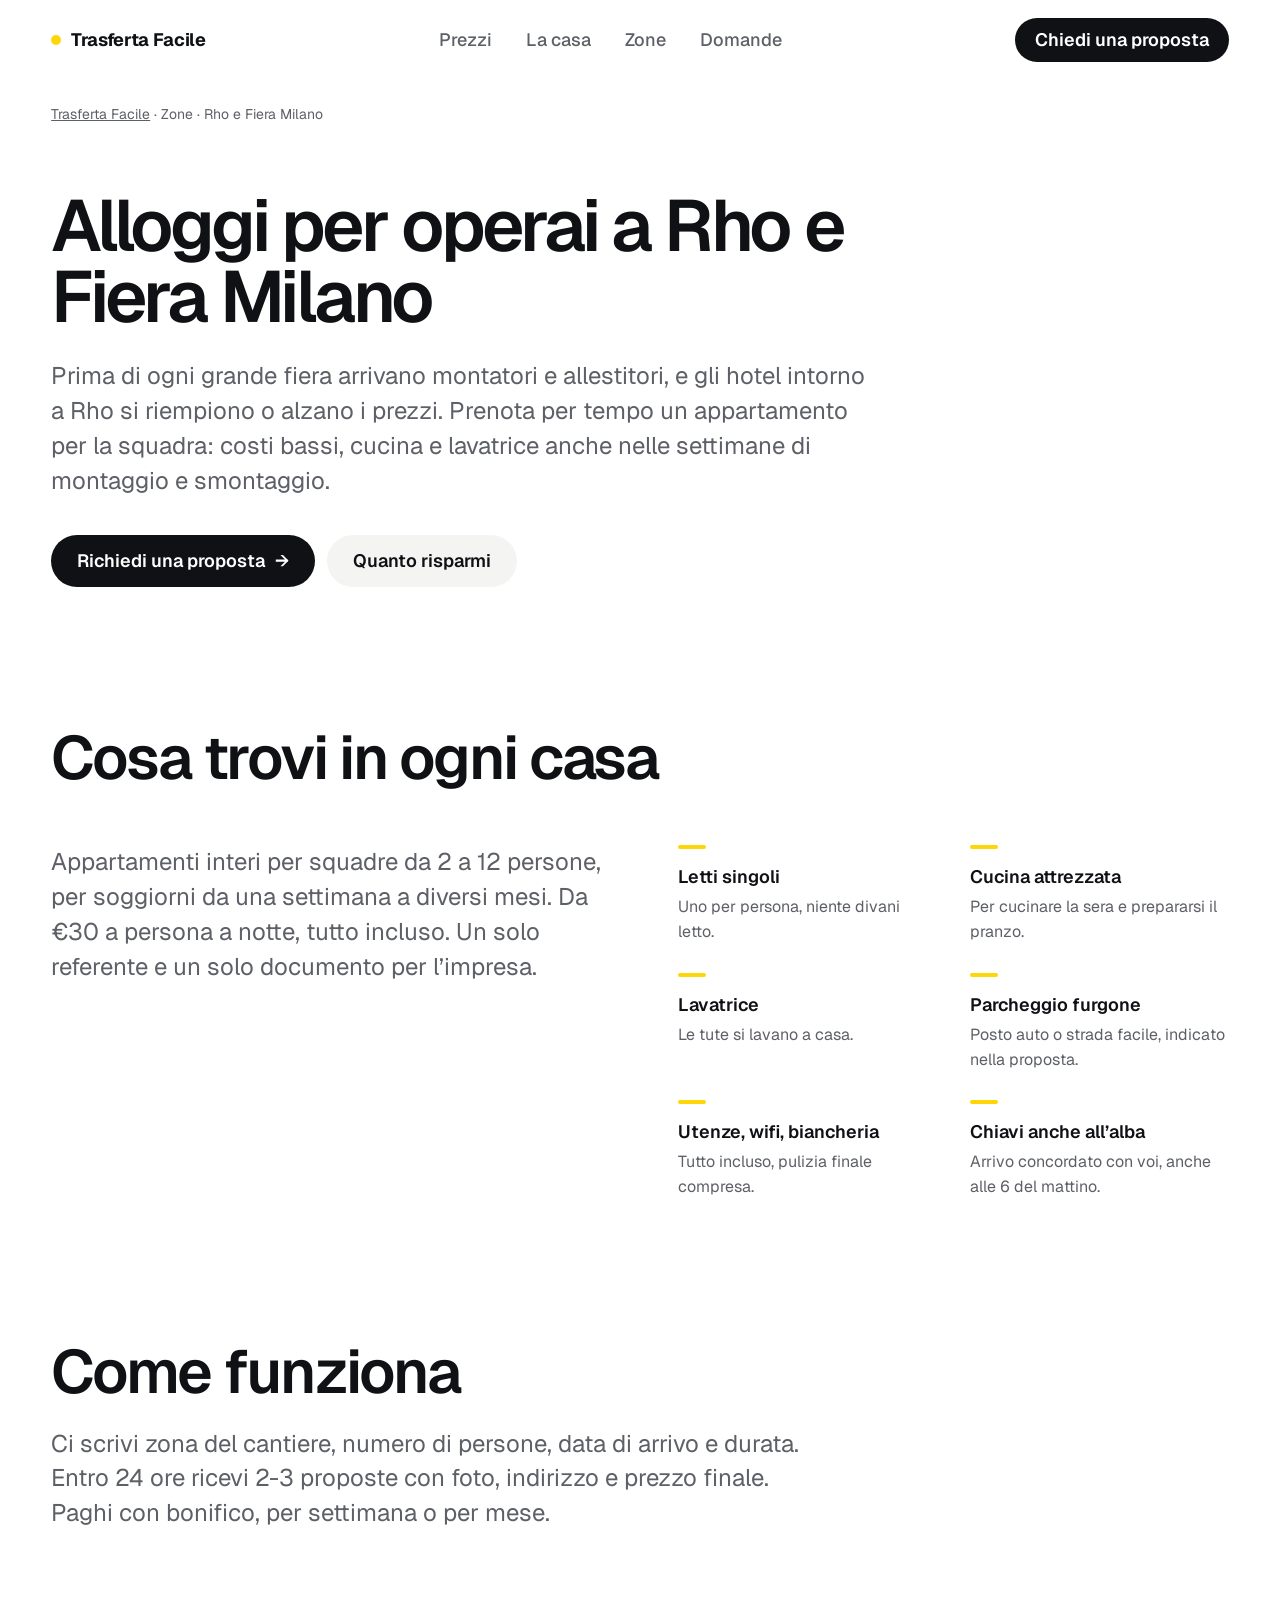
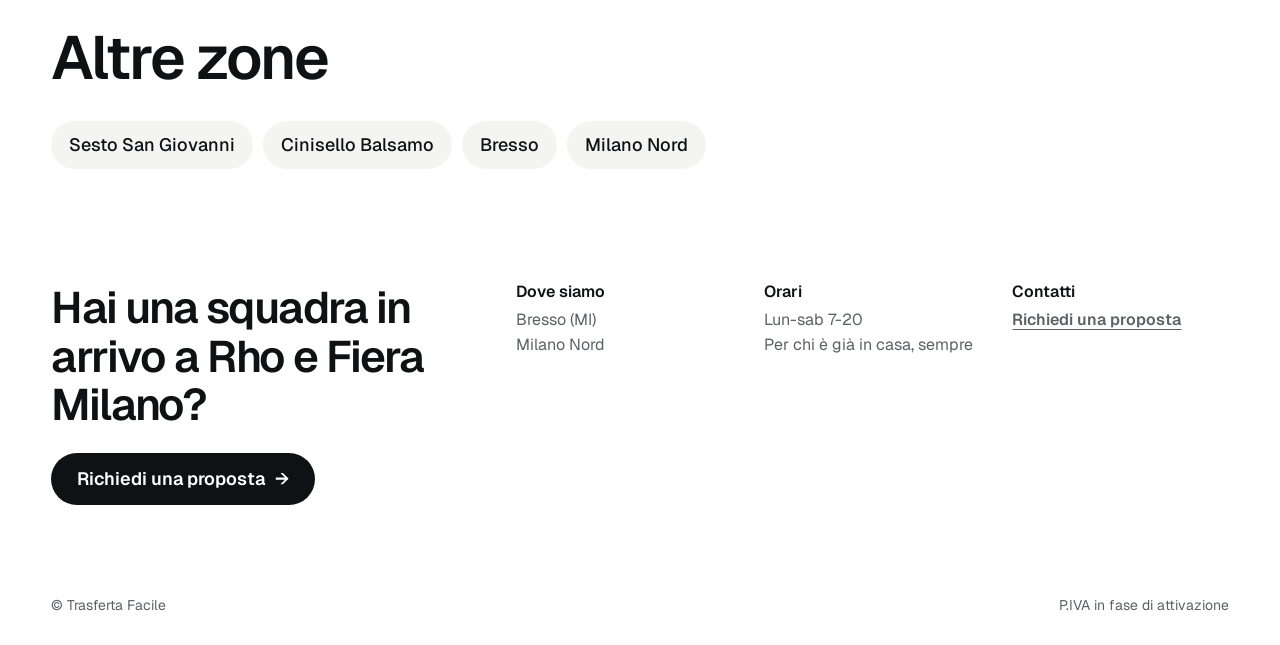
<file: trasferta-facile/zone/alloggi-operai-rho-fiera-milano.html>
<!doctype html>
<html lang="it">
<head>
<meta charset="utf-8">
<meta name="viewport" content="width=device-width, initial-scale=1">
<title>Alloggi per operai a Rho e Fiera Milano · Trasferta Facile</title>
<meta name="description" content="Appartamenti per squadre di operai e tecnici in trasferta a Rho e Fiera Milano. Letti singoli, cucina, lavatrice, parcheggio per il furgone. Da €30 a persona a notte, proposta in 24 ore.">
<link rel="canonical" href="https://www.trasfertafacile.it/zone/alloggi-operai-rho-fiera-milano.html">
<link rel="icon" href="data:image/svg+xml,%3Csvg xmlns='http://www.w3.org/2000/svg' viewBox='0 0 32 32'%3E%3Crect width='32' height='32' rx='8' fill='%230f1115'/%3E%3Ccircle cx='24' cy='8' r='4' fill='%23ffd60a'/%3E%3Ctext x='14' y='23' font-family='Arial' font-weight='700' font-size='15' text-anchor='middle' fill='%23ffffff'%3ETF%3C/text%3E%3C/svg%3E">
<link rel="preconnect" href="https://fonts.googleapis.com">
<link rel="preconnect" href="https://fonts.gstatic.com" crossorigin>
<link href="https://fonts.googleapis.com/css2?family=Geist:wght@400..700&display=swap" rel="stylesheet">
<link rel="stylesheet" href="../assets/style.css">
</head>
<body>

<header class="wrap nav">
  <a class="wordmark" href="../index.html"><i aria-hidden="true"></i>Trasferta Facile</a>
  <nav aria-label="Sezioni">
    <ul>
      <li><a href="../index.html#prezzi">Prezzi</a></li>
      <li><a href="../index.html#casa">La casa</a></li>
      <li><a href="../index.html#zone">Zone</a></li>
      <li><a href="../index.html#domande">Domande</a></li>
    </ul>
  </nav>
  <a class="btn" href="../index.html#richiesta">Chiedi una proposta</a>
</header>

<main>
  <div class="wrap">
    <p class="crumbs"><a href="../index.html">Trasferta Facile</a> · Zone · Rho e Fiera Milano</p>
    <div class="zone-hero">
      <h1>Alloggi per operai a Rho e Fiera Milano</h1>
      <p class="lead">Prima di ogni grande fiera arrivano montatori e allestitori, e gli hotel intorno a Rho si riempiono o alzano i prezzi. Prenota per tempo un appartamento per la squadra: costi bassi, cucina e lavatrice anche nelle settimane di montaggio e smontaggio.</p>
      <div class="actions">
        <a class="btn" href="../index.html#richiesta">Richiedi una proposta <span class="arrow" aria-hidden="true">→</span></a>
        <a class="btn btn-light" href="../index.html#prezzi">Quanto risparmi</a>
      </div>
    </div>
  </div>

  <section class="wrap" aria-labelledby="cosa-title">
    <h2 id="cosa-title" class="sec-title">Cosa trovi in ogni casa</h2>
    <div class="split">
      <p class="sec-intro" style="margin-top:0">Appartamenti interi per squadre da 2 a 12 persone, per soggiorni da una settimana a diversi mesi. Da €30 a persona a notte, tutto incluso. Un solo referente e un solo documento per l’impresa.</p>
      <ul class="included">
        <li>Letti singoli<span>Uno per persona, niente divani letto.</span></li>
        <li>Cucina attrezzata<span>Per cucinare la sera e prepararsi il pranzo.</span></li>
        <li>Lavatrice<span>Le tute si lavano a casa.</span></li>
        <li>Parcheggio furgone<span>Posto auto o strada facile, indicato nella proposta.</span></li>
        <li>Utenze, wifi, biancheria<span>Tutto incluso, pulizia finale compresa.</span></li>
        <li>Chiavi anche all’alba<span>Arrivo concordato con voi, anche alle 6 del mattino.</span></li>
      </ul>
    </div>
  </section>

  <section class="wrap" aria-labelledby="come-title">
    <h2 id="come-title" class="sec-title">Come funziona</h2>
    <p class="sec-intro">Ci scrivi zona del cantiere, numero di persone, data di arrivo e durata. Entro 24 ore ricevi 2-3 proposte con foto, indirizzo e prezzo finale. Paghi con bonifico, per settimana o per mese.</p>
    <h2 class="sec-title" style="margin-top:96px">Altre zone</h2>
    <ul class="other-zones">
      <li><a href="alloggi-operai-sesto-san-giovanni.html">Sesto San Giovanni</a></li>
      <li><a href="alloggi-operai-cinisello-balsamo.html">Cinisello Balsamo</a></li>
      <li><a href="alloggi-operai-bresso.html">Bresso</a></li>
      <li><a href="alloggi-operai-milano-nord.html">Milano Nord</a></li>
    </ul>
  </section>
</main>

<footer class="wrap">
  <div class="foot-grid">
    <div>
      <p class="foot-cta">Hai una squadra in arrivo a Rho e Fiera Milano?</p>
      <a class="btn" style="margin-top:24px" href="../index.html#richiesta">Richiedi una proposta <span class="arrow" aria-hidden="true">→</span></a>
    </div>
    <div><h3>Dove siamo</h3><p>Bresso (MI)<br>Milano Nord</p></div>
    <div><h3>Orari</h3><p>Lun-sab 7-20<br>Per chi è già in casa, sempre</p></div>
    <div><h3>Contatti</h3><p><a class="link" href="../index.html#richiesta">Richiedi una proposta</a></p></div>
  </div>
  <div class="legal"><span>© Trasferta Facile</span><span>P.IVA in fase di attivazione</span></div>
</footer>
</body>
</html>
</file>
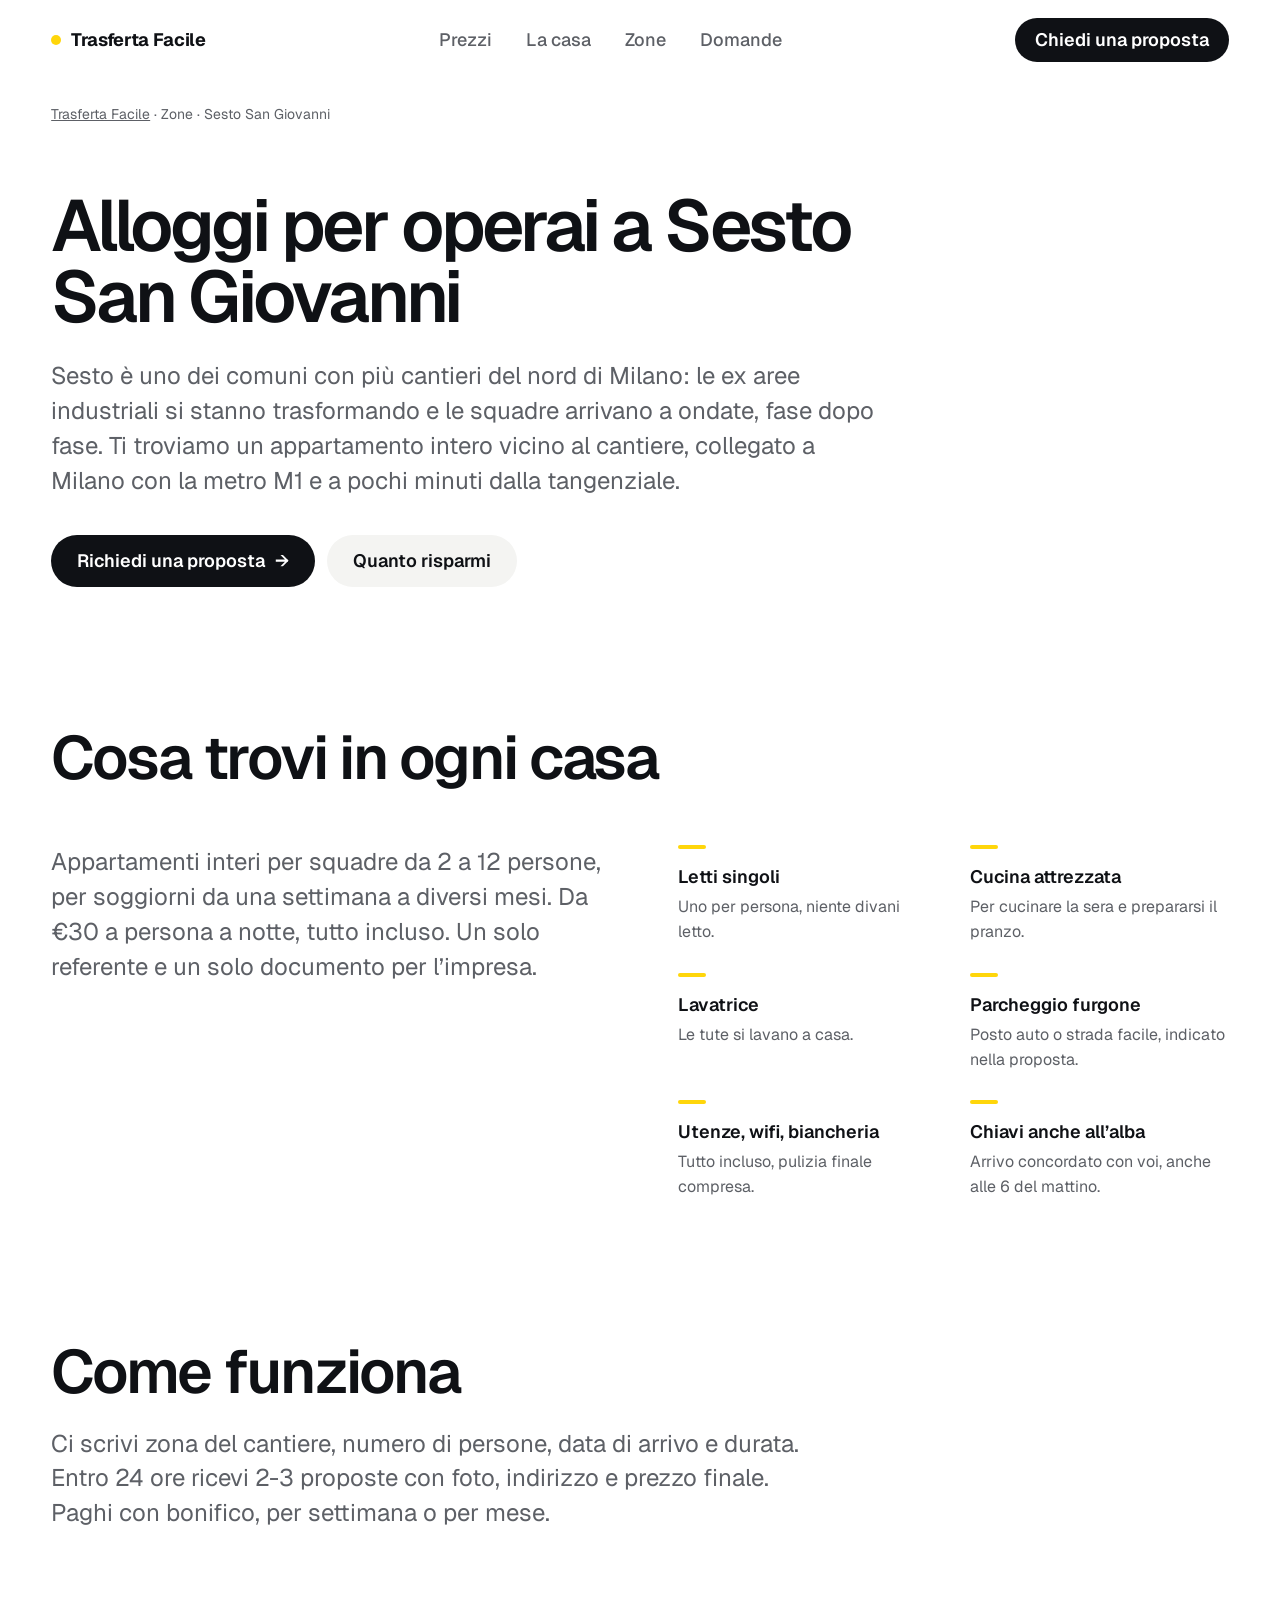
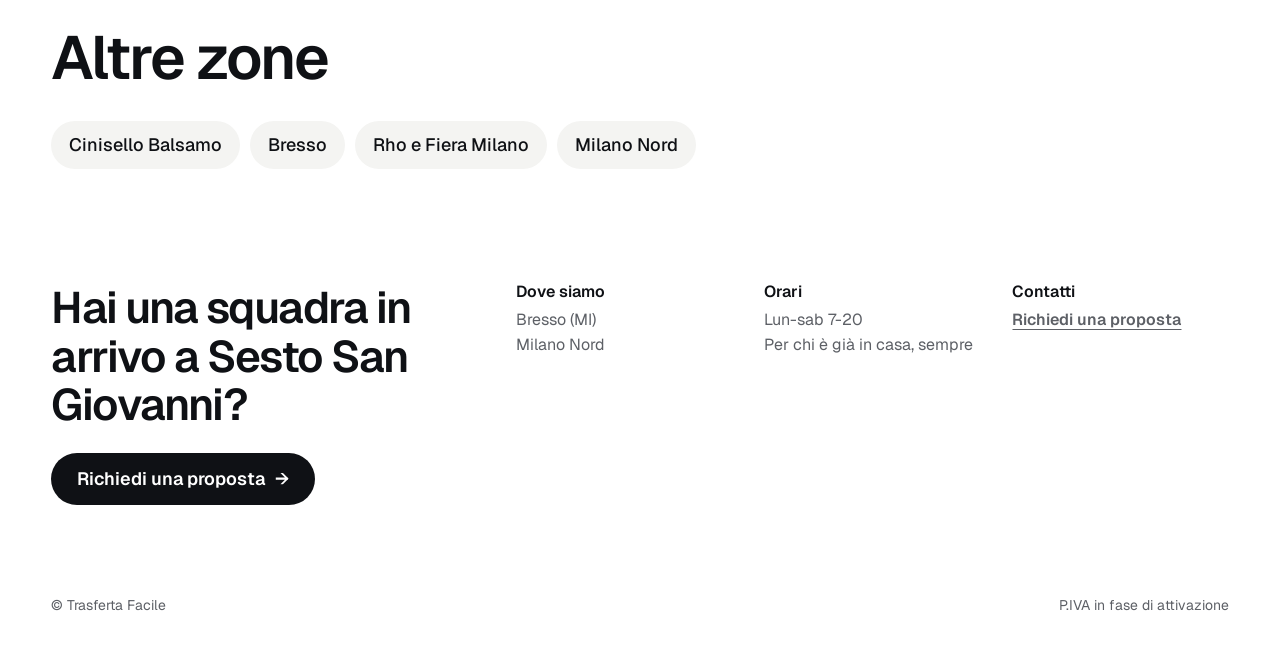
<file: trasferta-facile/zone/alloggi-operai-sesto-san-giovanni.html>
<!doctype html>
<html lang="it">
<head>
<meta charset="utf-8">
<meta name="viewport" content="width=device-width, initial-scale=1">
<title>Alloggi per operai a Sesto San Giovanni · Trasferta Facile</title>
<meta name="description" content="Appartamenti per squadre di operai e tecnici in trasferta a Sesto San Giovanni. Letti singoli, cucina, lavatrice, parcheggio per il furgone. Da €30 a persona a notte, proposta in 24 ore.">
<link rel="canonical" href="https://www.trasfertafacile.it/zone/alloggi-operai-sesto-san-giovanni.html">
<link rel="icon" href="data:image/svg+xml,%3Csvg xmlns='http://www.w3.org/2000/svg' viewBox='0 0 32 32'%3E%3Crect width='32' height='32' rx='8' fill='%230f1115'/%3E%3Ccircle cx='24' cy='8' r='4' fill='%23ffd60a'/%3E%3Ctext x='14' y='23' font-family='Arial' font-weight='700' font-size='15' text-anchor='middle' fill='%23ffffff'%3ETF%3C/text%3E%3C/svg%3E">
<link rel="preconnect" href="https://fonts.googleapis.com">
<link rel="preconnect" href="https://fonts.gstatic.com" crossorigin>
<link href="https://fonts.googleapis.com/css2?family=Geist:wght@400..700&display=swap" rel="stylesheet">
<link rel="stylesheet" href="../assets/style.css">
</head>
<body>

<header class="wrap nav">
  <a class="wordmark" href="../index.html"><i aria-hidden="true"></i>Trasferta Facile</a>
  <nav aria-label="Sezioni">
    <ul>
      <li><a href="../index.html#prezzi">Prezzi</a></li>
      <li><a href="../index.html#casa">La casa</a></li>
      <li><a href="../index.html#zone">Zone</a></li>
      <li><a href="../index.html#domande">Domande</a></li>
    </ul>
  </nav>
  <a class="btn" href="../index.html#richiesta">Chiedi una proposta</a>
</header>

<main>
  <div class="wrap">
    <p class="crumbs"><a href="../index.html">Trasferta Facile</a> · Zone · Sesto San Giovanni</p>
    <div class="zone-hero">
      <h1>Alloggi per operai a Sesto San Giovanni</h1>
      <p class="lead">Sesto è uno dei comuni con più cantieri del nord di Milano: le ex aree industriali si stanno trasformando e le squadre arrivano a ondate, fase dopo fase. Ti troviamo un appartamento intero vicino al cantiere, collegato a Milano con la metro M1 e a pochi minuti dalla tangenziale.</p>
      <div class="actions">
        <a class="btn" href="../index.html#richiesta">Richiedi una proposta <span class="arrow" aria-hidden="true">→</span></a>
        <a class="btn btn-light" href="../index.html#prezzi">Quanto risparmi</a>
      </div>
    </div>
  </div>

  <section class="wrap" aria-labelledby="cosa-title">
    <h2 id="cosa-title" class="sec-title">Cosa trovi in ogni casa</h2>
    <div class="split">
      <p class="sec-intro" style="margin-top:0">Appartamenti interi per squadre da 2 a 12 persone, per soggiorni da una settimana a diversi mesi. Da €30 a persona a notte, tutto incluso. Un solo referente e un solo documento per l’impresa.</p>
      <ul class="included">
        <li>Letti singoli<span>Uno per persona, niente divani letto.</span></li>
        <li>Cucina attrezzata<span>Per cucinare la sera e prepararsi il pranzo.</span></li>
        <li>Lavatrice<span>Le tute si lavano a casa.</span></li>
        <li>Parcheggio furgone<span>Posto auto o strada facile, indicato nella proposta.</span></li>
        <li>Utenze, wifi, biancheria<span>Tutto incluso, pulizia finale compresa.</span></li>
        <li>Chiavi anche all’alba<span>Arrivo concordato con voi, anche alle 6 del mattino.</span></li>
      </ul>
    </div>
  </section>

  <section class="wrap" aria-labelledby="come-title">
    <h2 id="come-title" class="sec-title">Come funziona</h2>
    <p class="sec-intro">Ci scrivi zona del cantiere, numero di persone, data di arrivo e durata. Entro 24 ore ricevi 2-3 proposte con foto, indirizzo e prezzo finale. Paghi con bonifico, per settimana o per mese.</p>
    <h2 class="sec-title" style="margin-top:96px">Altre zone</h2>
    <ul class="other-zones">
      <li><a href="alloggi-operai-cinisello-balsamo.html">Cinisello Balsamo</a></li>
      <li><a href="alloggi-operai-bresso.html">Bresso</a></li>
      <li><a href="alloggi-operai-rho-fiera-milano.html">Rho e Fiera Milano</a></li>
      <li><a href="alloggi-operai-milano-nord.html">Milano Nord</a></li>
    </ul>
  </section>
</main>

<footer class="wrap">
  <div class="foot-grid">
    <div>
      <p class="foot-cta">Hai una squadra in arrivo a Sesto San Giovanni?</p>
      <a class="btn" style="margin-top:24px" href="../index.html#richiesta">Richiedi una proposta <span class="arrow" aria-hidden="true">→</span></a>
    </div>
    <div><h3>Dove siamo</h3><p>Bresso (MI)<br>Milano Nord</p></div>
    <div><h3>Orari</h3><p>Lun-sab 7-20<br>Per chi è già in casa, sempre</p></div>
    <div><h3>Contatti</h3><p><a class="link" href="../index.html#richiesta">Richiedi una proposta</a></p></div>
  </div>
  <div class="legal"><span>© Trasferta Facile</span><span>P.IVA in fase di attivazione</span></div>
</footer>
</body>
</html>
</file>
<file: trasferta-facile/assets/style.css>
:root {
  --bg: #ffffff;
  --surface: #f4f4f2;
  --surface-2: #ebebe8;
  --ink: #0f1115;
  --muted: #5d6066;
  --accent: #ffd60a;
  --accent-ink: #0f1115;
  --dark: #0f1115;
  --dark-surface: #1b1e24;
  --dark-ink: #f6f6f4;
  --dark-muted: #a3a7ae;

  --step-small: 0.875rem;
  --step-body: clamp(1.0625rem, 1rem + 0.2vw, 1.125rem);
  --step-lead: clamp(1.1875rem, 1.05rem + 0.6vw, 1.5rem);
  --step-head: clamp(2.125rem, 1.4rem + 3vw, 4rem);
  --step-display: clamp(2.25rem, 1rem + 4.4vw, 5.25rem);

  --margin: clamp(16px, 4vw, 56px);
  --gap-section: clamp(96px, 11vw, 176px);
  --radius: 24px;
  --ease: cubic-bezier(.2,.7,.2,1);
}
*, *::before, *::after { box-sizing: border-box; }
html { -webkit-text-size-adjust: 100%; scroll-behavior: smooth; }
body { margin: 0; background: var(--bg); color: var(--ink); font-family: "Geist", system-ui, -apple-system, "Segoe UI", sans-serif; font-size: var(--step-body); line-height: 1.55; -webkit-font-smoothing: antialiased; }
img, svg { display: block; max-width: 100%; }
a { color: inherit; }
h1, h2, h3 { margin: 0; font-weight: 600; letter-spacing: -0.035em; line-height: 1.02; }
p { margin: 0; }
:focus-visible { outline: 2px solid var(--ink); outline-offset: 3px; border-radius: 6px; }
::selection { background: var(--accent); color: var(--accent-ink); }
.wrap { padding-inline: var(--margin); max-width: 1440px; margin-inline: auto; }
.num { font-variant-numeric: tabular-nums; }

.btn { display: inline-flex; align-items: center; justify-content: center; gap: 10px; min-height: 52px; padding: 0 26px; border: 0; border-radius: 999px; cursor: pointer; background: var(--ink); color: #fff; font: inherit; font-weight: 600; text-decoration: none; white-space: nowrap; transition: transform .2s var(--ease), background-color .2s; }
.btn:hover { transform: translateY(-2px); background: #272a31; }
.btn:active { transform: translateY(0) scale(.98); }
.btn .arrow { transition: transform .2s var(--ease); }
.btn:hover .arrow { transform: translateX(3px); }
.btn-light { background: var(--surface); color: var(--ink); }
.btn-light:hover { background: var(--surface-2); }

/* Nav */
.nav { display: flex; align-items: center; justify-content: space-between; gap: 24px; padding-block: 18px; }
.wordmark { display: inline-flex; align-items: center; gap: 10px; font-weight: 700; font-size: 1.125rem; letter-spacing: -0.02em; text-decoration: none; white-space: nowrap; }
.wordmark i { width: 10px; height: 10px; border-radius: 50%; background: var(--accent); }
.nav ul { display: flex; gap: 6px; list-style: none; margin: 0; padding: 0; }
.nav ul a { display: block; padding: 8px 14px; border-radius: 999px; text-decoration: none; font-weight: 500; color: var(--muted); transition: background-color .2s, color .2s; }
.nav ul a:hover { background: var(--surface); color: var(--ink); }
.nav .btn { min-height: 44px; padding: 0 20px; }

/* Hero */
.hero { display: grid; grid-template-columns: 1.1fr 0.9fr; gap: clamp(32px, 5vw, 80px); align-items: center; padding-top: clamp(40px, 6vw, 96px); }
.hero h1 { font-size: var(--step-display); letter-spacing: -0.045em; line-height: 0.98; }
.hero .lead { margin-top: 32px; font-size: var(--step-lead); line-height: 1.45; color: var(--muted); max-width: 34ch; }
.facts { margin-top: 40px; display: flex; flex-wrap: wrap; gap: 12px 36px; }
.facts div strong { display: block; font-size: clamp(1.75rem, 1.3rem + 1.6vw, 2.5rem); font-weight: 600; letter-spacing: -0.03em; line-height: 1.1; }
.facts div span { color: var(--muted); font-size: var(--step-small); }
.hero .actions { margin-top: 40px; display: flex; flex-wrap: wrap; gap: 12px; }

/* Request card */
.card { background: var(--surface); border-radius: var(--radius); padding: clamp(22px, 2.6vw, 36px); }
.card h2 { font-size: 1.5rem; letter-spacing: -0.02em; }
.card .sub { margin-top: 6px; color: var(--muted); font-size: var(--step-small); }
.fields { margin-top: 24px; display: grid; grid-template-columns: 1fr 1fr; gap: 14px; }
.field { display: grid; gap: 6px; }
.field.full { grid-column: 1 / -1; }
.field label, .field .label { font-size: var(--step-small); font-weight: 500; color: var(--muted); }
.field input, .field select { font: inherit; font-weight: 500; color: var(--ink); background: var(--bg); border: 0; border-radius: 14px; padding: 0 16px; min-height: 52px; width: 100%; appearance: none; -webkit-appearance: none; }
.field select { background-image: url("data:image/svg+xml,%3Csvg xmlns='http://www.w3.org/2000/svg' width='12' height='8' viewBox='0 0 12 8'%3E%3Cpath d='M1 1l5 5 5-5' fill='none' stroke='%230f1115' stroke-width='2'/%3E%3C/svg%3E"); background-repeat: no-repeat; background-position: right 16px center; padding-right: 40px; }
.field input:focus-visible, .field select:focus-visible { outline: 2px solid var(--ink); outline-offset: 0; }
.stepper { display: flex; align-items: center; justify-content: space-between; background: var(--bg); border-radius: 14px; min-height: 52px; padding: 4px; }
.stepper button { width: 44px; height: 44px; border: 0; border-radius: 10px; background: var(--surface); color: var(--ink); font: inherit; font-size: 1.25rem; font-weight: 600; cursor: pointer; transition: background-color .2s, transform .15s var(--ease); }
.stepper button:hover { background: var(--surface-2); }
.stepper button:active { transform: scale(.92); }
.stepper output { font-weight: 600; }
.estimate { margin-top: 22px; background: var(--bg); border-radius: 16px; padding: 18px 20px; display: flex; justify-content: space-between; align-items: center; gap: 16px; }
.estimate span { color: var(--muted); font-size: var(--step-small); }
.estimate strong { display: block; font-size: 2rem; font-weight: 600; letter-spacing: -0.03em; line-height: 1.1; }
.estimate small { color: var(--muted); font-size: var(--step-small); text-align: right; }
.card .btn { margin-top: 16px; width: 100%; }
.card .fine { margin-top: 12px; text-align: center; color: var(--muted); font-size: var(--step-small); }

/* Sections */
section { padding-top: var(--gap-section); }
.sec-title { font-size: var(--step-head); max-width: 18ch; }
.sec-intro { margin-top: 24px; font-size: var(--step-lead); line-height: 1.45; color: var(--muted); max-width: 48ch; }
.split { display: grid; grid-template-columns: 1fr 1fr; gap: clamp(32px, 6vw, 112px); align-items: start; margin-top: 56px; }

/* Compare */
.compare-cards { display: grid; grid-template-columns: 1fr 1fr; gap: 14px; }
.cmp { border-radius: var(--radius); padding: 28px; background: var(--surface); }
.cmp.us { background: var(--dark); color: var(--dark-ink); }
.cmp h3 { font-size: 1.125rem; letter-spacing: -0.01em; font-weight: 600; }
.cmp .big { margin-top: 28px; font-size: clamp(2.25rem, 1.6rem + 2.2vw, 3.5rem); font-weight: 600; letter-spacing: -0.04em; line-height: 1; }
.cmp p { margin-top: 10px; font-size: var(--step-small); color: var(--dark-muted); }
.cmp label { font-size: var(--step-small); color: var(--muted); display: flex; align-items: center; gap: 8px; margin-top: 10px; }
.cmp input { font: inherit; font-weight: 600; width: 6ch; background: var(--bg); border: 0; border-radius: 10px; padding: 6px 10px; }
.saving { grid-column: 1 / -1; border-radius: var(--radius); padding: 24px 28px; background: var(--accent); color: var(--accent-ink); display: flex; justify-content: space-between; align-items: center; gap: 16px; flex-wrap: wrap; }
.saving span { font-weight: 500; }
.saving strong { font-size: clamp(2rem, 1.4rem + 2vw, 3rem); font-weight: 600; letter-spacing: -0.04em; line-height: 1; }
.note { margin-top: 16px; font-size: var(--step-small); color: var(--muted); max-width: 60ch; }

/* House */
.plan { background: var(--surface); border-radius: var(--radius); padding: clamp(20px, 3vw, 40px); margin: 0; }
.plan figcaption { margin-top: 16px; font-size: var(--step-small); color: var(--muted); }
.included { list-style: none; margin: 0; padding: 0; display: grid; grid-template-columns: 1fr 1fr; gap: 28px 32px; }
.included li { font-weight: 600; }
.included li span { display: block; margin-top: 4px; font-weight: 400; color: var(--muted); font-size: 1rem; }
.included li::before { content: ""; display: block; width: 28px; height: 4px; border-radius: 2px; background: var(--accent); margin-bottom: 14px; }

/* Dark */
.dark { background: var(--dark); color: var(--dark-ink); margin-top: var(--gap-section); padding-block: var(--gap-section); border-radius: clamp(24px, 3vw, 40px); margin-inline: clamp(8px, 1.2vw, 16px); }
.dark section { padding-top: 0; }
.dark .sec-intro { color: var(--dark-muted); }
.steps { list-style: none; margin: 56px 0 0; padding: 0; display: grid; grid-template-columns: repeat(3, 1fr); gap: 14px; }
.steps li { background: var(--dark-surface); border-radius: var(--radius); padding: 28px; }
.steps time { display: block; font-size: clamp(2.25rem, 1.5rem + 2.4vw, 3.5rem); font-weight: 600; letter-spacing: -0.04em; line-height: 1; color: var(--accent); }
.steps h3 { margin-top: 40px; font-size: 1.25rem; letter-spacing: -0.015em; }
.steps p { margin-top: 8px; color: var(--dark-muted); }
.zones { margin-top: clamp(80px, 9vw, 140px); }
.zone-list { list-style: none; margin: 32px 0 0; padding: 0; display: flex; flex-wrap: wrap; gap: 10px; }
.zone-list li { background: var(--dark-surface); border-radius: 999px; padding: 10px 18px; font-weight: 500; }
.zone-list li.hot { background: var(--dark-ink); color: var(--dark); }
.zones p { margin-top: 24px; color: var(--dark-muted); max-width: 56ch; }

/* FAQ */
.faq-list details { border-radius: 18px; background: var(--surface); margin-bottom: 10px; transition: background-color .2s; }
.faq-list details:hover { background: var(--surface-2); }
.faq-list summary { cursor: pointer; list-style: none; padding: 20px 24px; font-weight: 600; display: flex; justify-content: space-between; align-items: center; gap: 16px; }
.faq-list summary::-webkit-details-marker { display: none; }
.faq-list summary::after { content: "+"; flex: none; width: 32px; height: 32px; border-radius: 50%; background: var(--bg); display: grid; place-items: center; font-size: 1.25rem; font-weight: 500; transition: transform .25s var(--ease); }
.faq-list details[open] summary::after { transform: rotate(45deg); }
.faq-list details p { padding: 0 24px 22px; color: var(--muted); max-width: 64ch; }

/* Owners */
.owners { margin-top: var(--gap-section); background: var(--surface); border-radius: clamp(24px, 3vw, 40px); margin-inline: clamp(8px, 1.2vw, 16px); padding-block: clamp(72px, 8vw, 128px); }
.owners section { padding-top: 0; }
.owners .split { align-items: center; margin-top: 0; }
.perks { list-style: none; margin: 0; padding: 0; display: grid; gap: 10px; }
.perks li { background: var(--bg); border-radius: 18px; padding: 20px 22px; font-weight: 600; }
.perks li span { display: block; margin-top: 4px; font-weight: 400; color: var(--muted); font-size: 1rem; }
.owners .btn { margin-top: 32px; }

/* Footer */
footer { padding-top: clamp(80px, 9vw, 140px); padding-bottom: 28px; }
.foot-grid { display: grid; grid-template-columns: 2fr 1fr 1fr 1fr; gap: 32px; align-items: start; }
.foot-grid h3 { font-size: 1rem; letter-spacing: 0; margin-bottom: 8px; }
.foot-grid div + div p { color: var(--muted); font-size: 1rem; }
.foot-cta { font-size: clamp(1.75rem, 1.2rem + 2vw, 2.75rem); font-weight: 600; letter-spacing: -0.035em; line-height: 1.1; max-width: 16ch; }
.legal { margin-top: clamp(56px, 7vw, 96px); font-size: var(--step-small); color: var(--muted); display: flex; flex-wrap: wrap; justify-content: space-between; gap: 12px; }
.link { font-weight: 600; text-underline-offset: 4px; }

/* Motion: content stays visible without script */
.js .rise { opacity: 0; transform: translateY(20px); transition: opacity .7s var(--ease), transform .7s var(--ease); transition-delay: calc(var(--i, 0) * 70ms); }
.js .rise.in { opacity: 1; transform: none; }
.bump { animation: bump .35s var(--ease); }
@keyframes bump { 40% { transform: scale(1.05); } }
@media (prefers-reduced-motion: reduce) {
  html { scroll-behavior: auto; }
  .js .rise { opacity: 1; transform: none; transition: none; }
  .bump { animation: none; }
  .btn, .btn .arrow, .faq-list summary::after { transition: none; }
}

@media (max-width: 1000px) {
  .hero, .split { grid-template-columns: 1fr; }
  .nav ul { display: none; }
  .foot-grid { grid-template-columns: 1fr 1fr; }
  .foot-grid > :first-child { grid-column: 1 / -1; }
}
@media (max-width: 700px) {
  .steps, .included, .fields, .compare-cards, .foot-grid { grid-template-columns: 1fr; }
  .nav { gap: 12px; }
  .wordmark { font-size: 1rem; }
  .nav .btn { min-height: 40px; padding: 0 14px; font-size: 0.875rem; }
  main .btn, footer .btn { white-space: normal; text-align: center; max-width: 100%; }
}

/* Zone pages */
.crumbs { padding-top: 24px; font-size: var(--step-small); color: var(--muted); }
.crumbs a { color: var(--muted); }
.zone-hero { padding-top: clamp(32px, 5vw, 80px); }
.zone-hero h1 { font-size: var(--step-display); letter-spacing: -0.045em; line-height: 0.98; max-width: 16ch; }
.zone-hero .lead { margin-top: 28px; font-size: var(--step-lead); line-height: 1.45; color: var(--muted); max-width: 52ch; }
.zone-hero .actions { margin-top: 36px; display: flex; flex-wrap: wrap; gap: 12px; }
.other-zones { list-style: none; margin: 32px 0 0; padding: 0; display: flex; flex-wrap: wrap; gap: 10px; }
.other-zones a { display: block; background: var(--surface); border-radius: 999px; padding: 10px 18px; font-weight: 500; text-decoration: none; transition: background-color .2s; }
.other-zones a:hover { background: var(--surface-2); }
.zone-list li a { color: inherit; text-decoration: none; }
.zone-list li a:hover { text-decoration: underline; text-underline-offset: 3px; }
</file>
